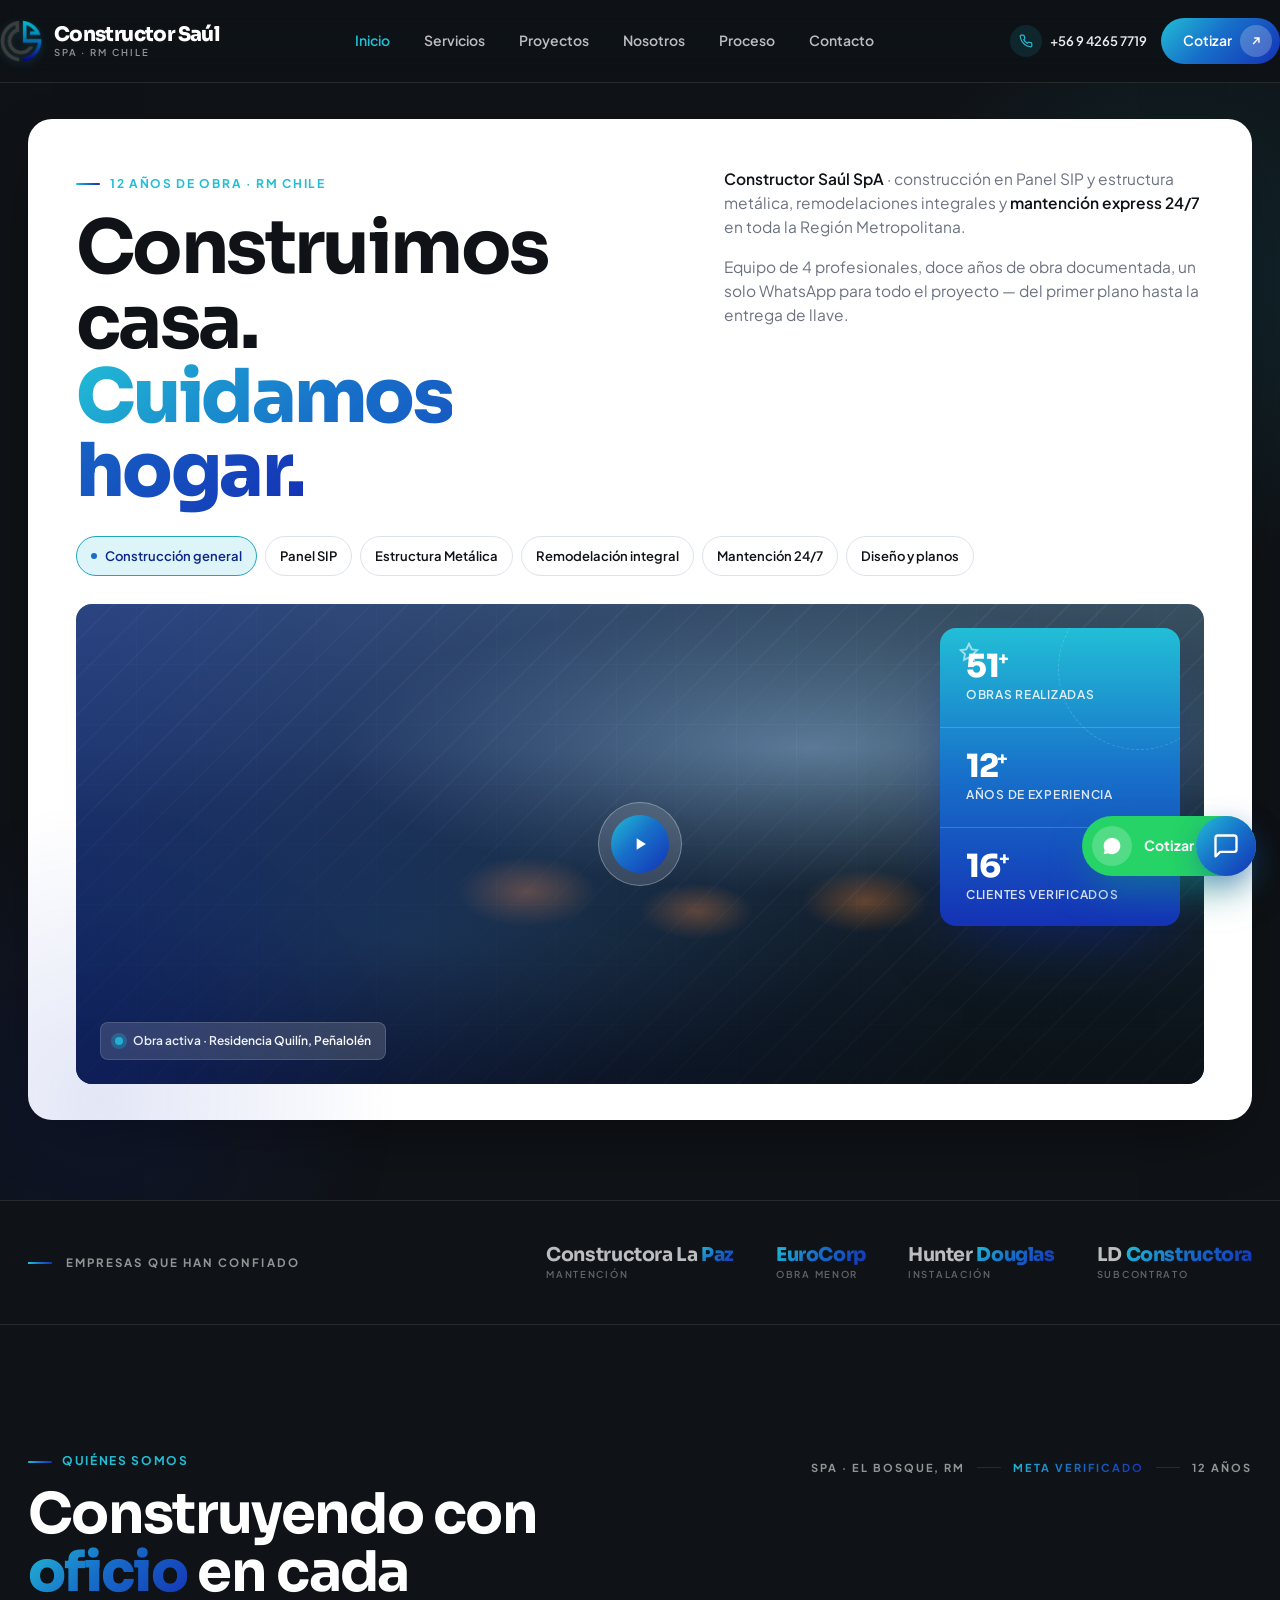
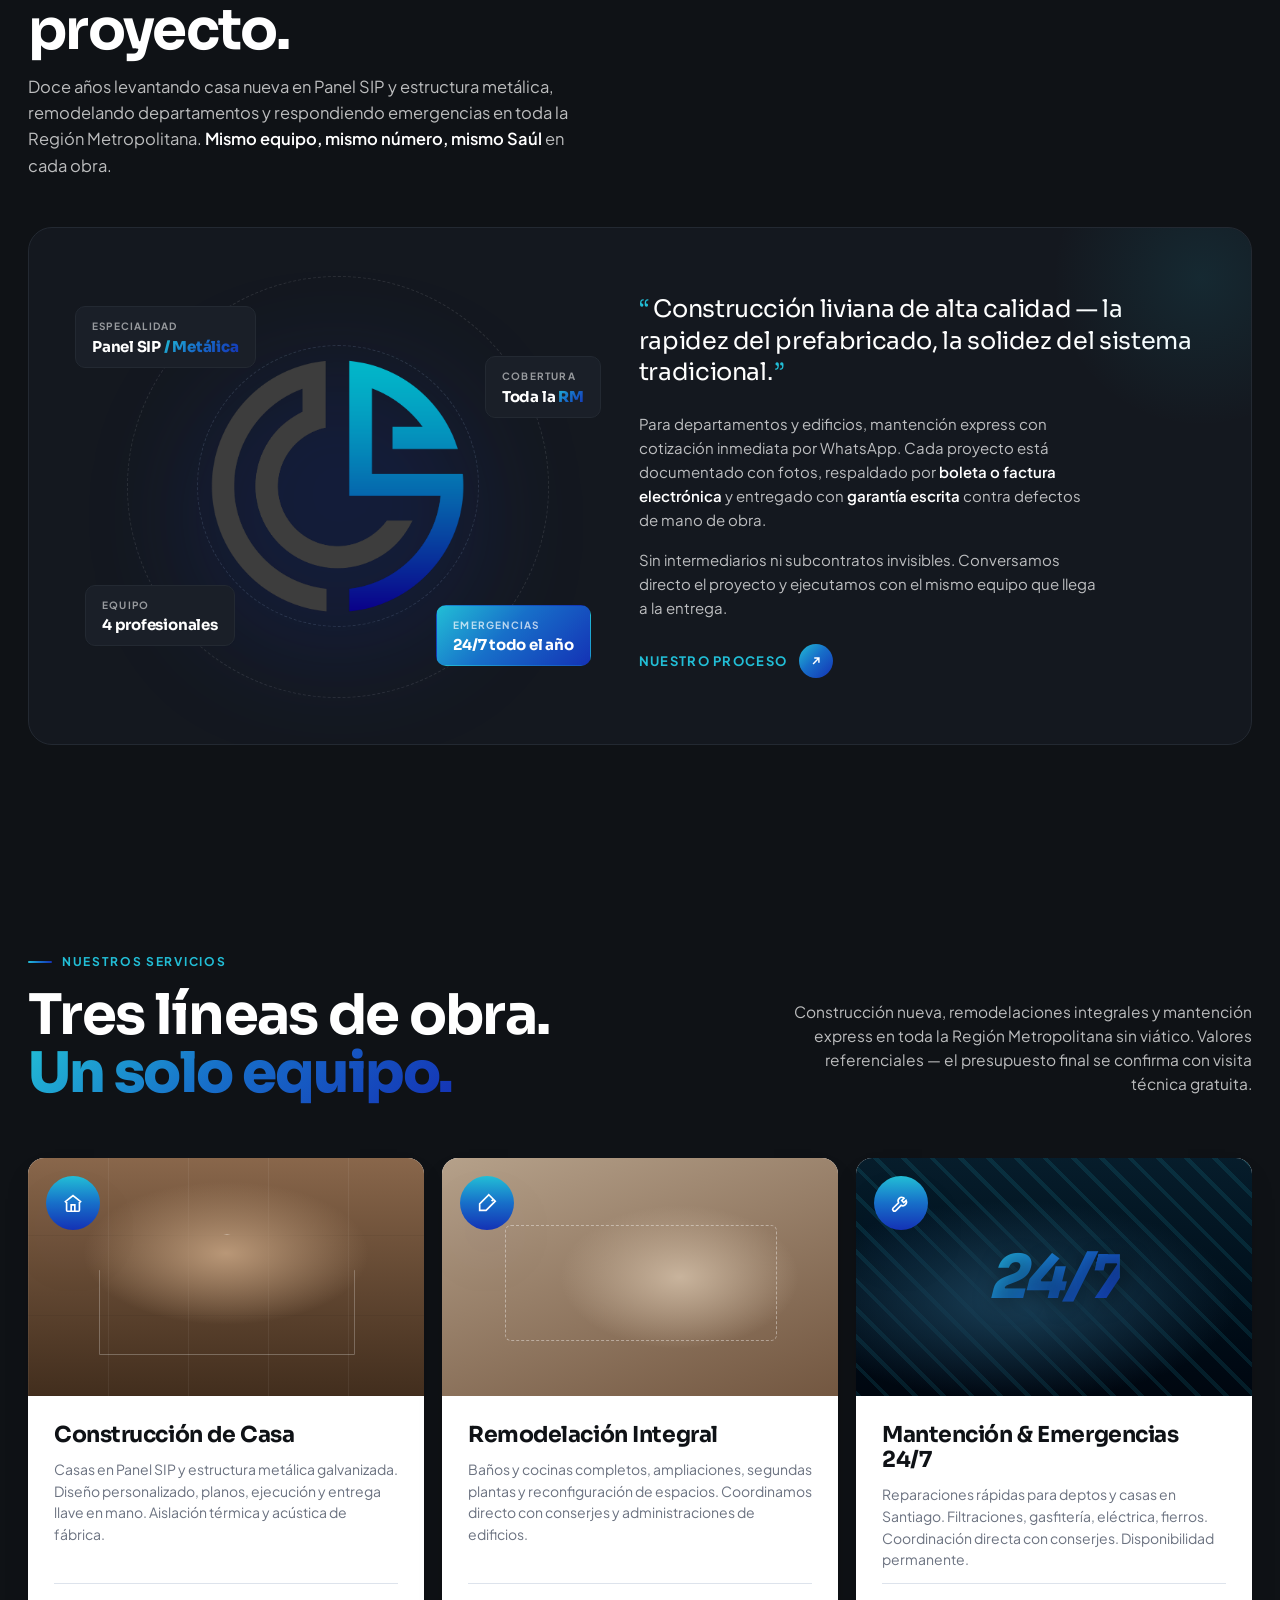
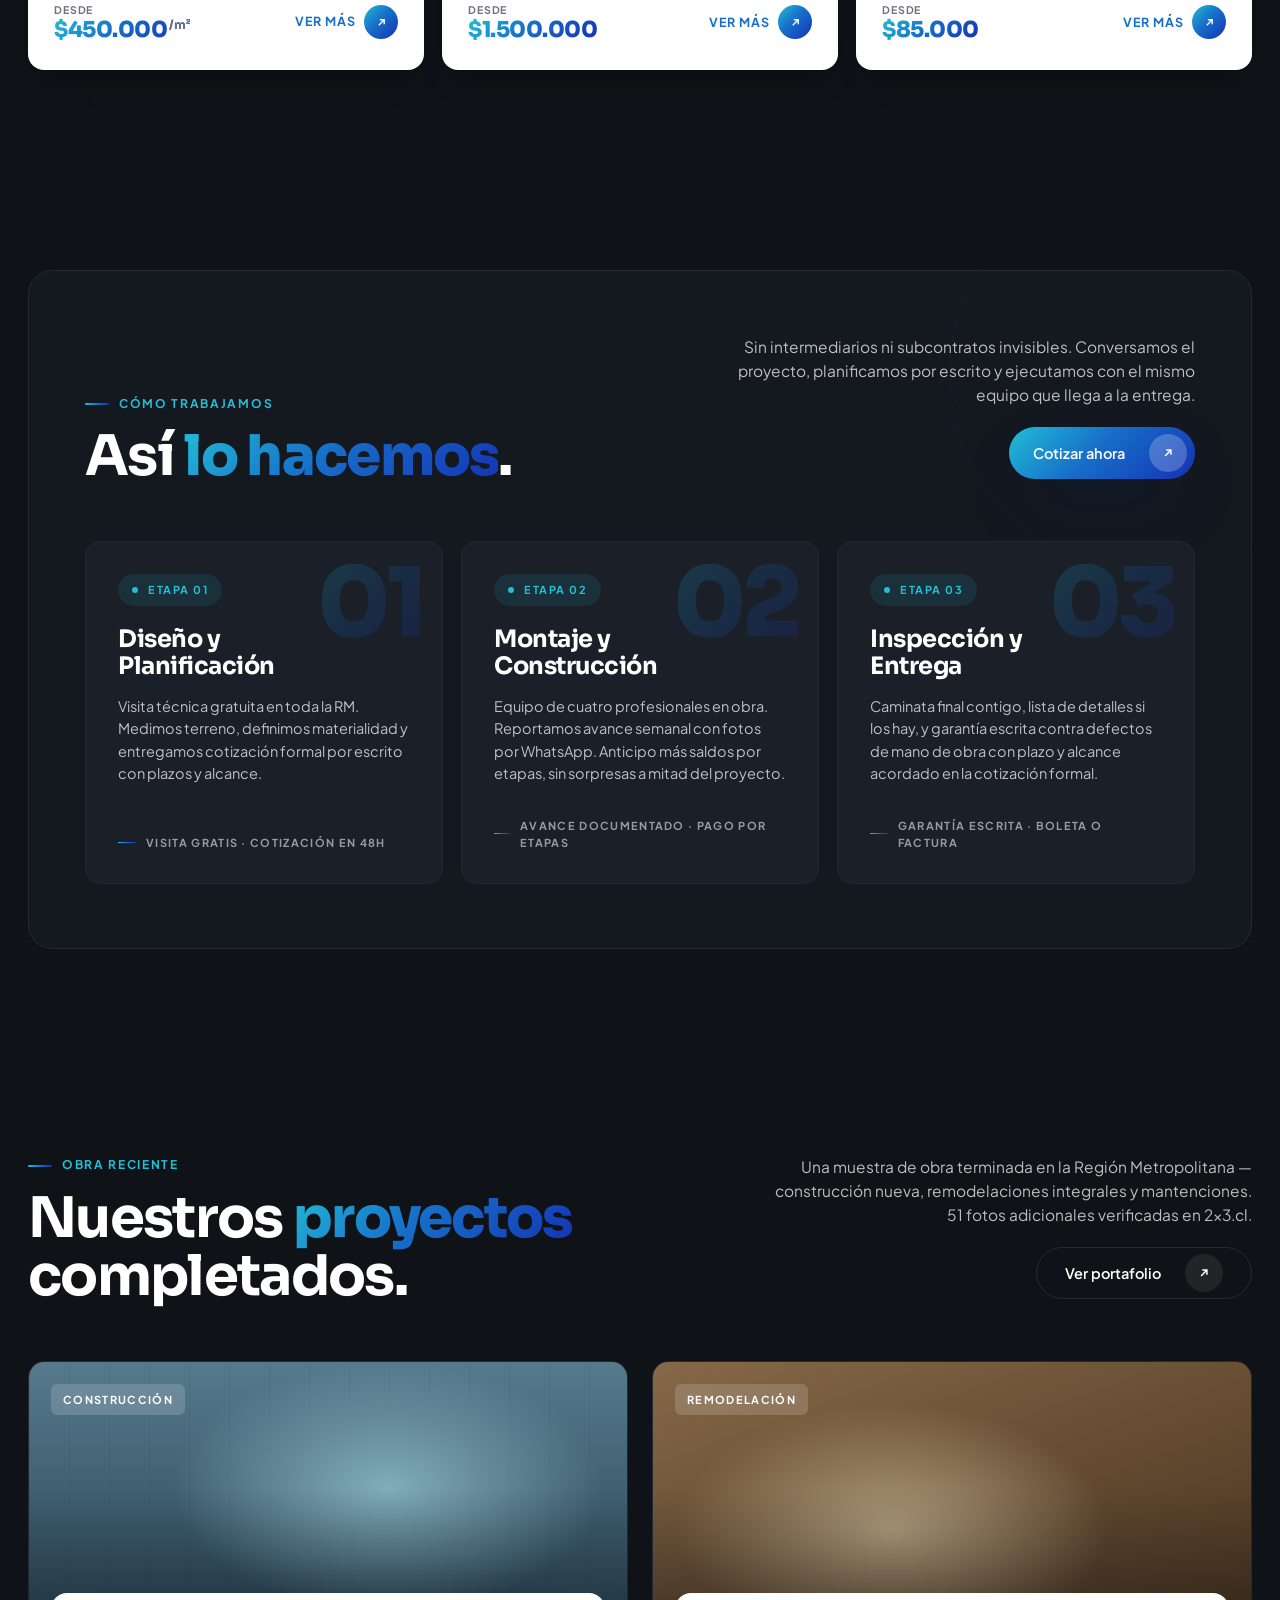
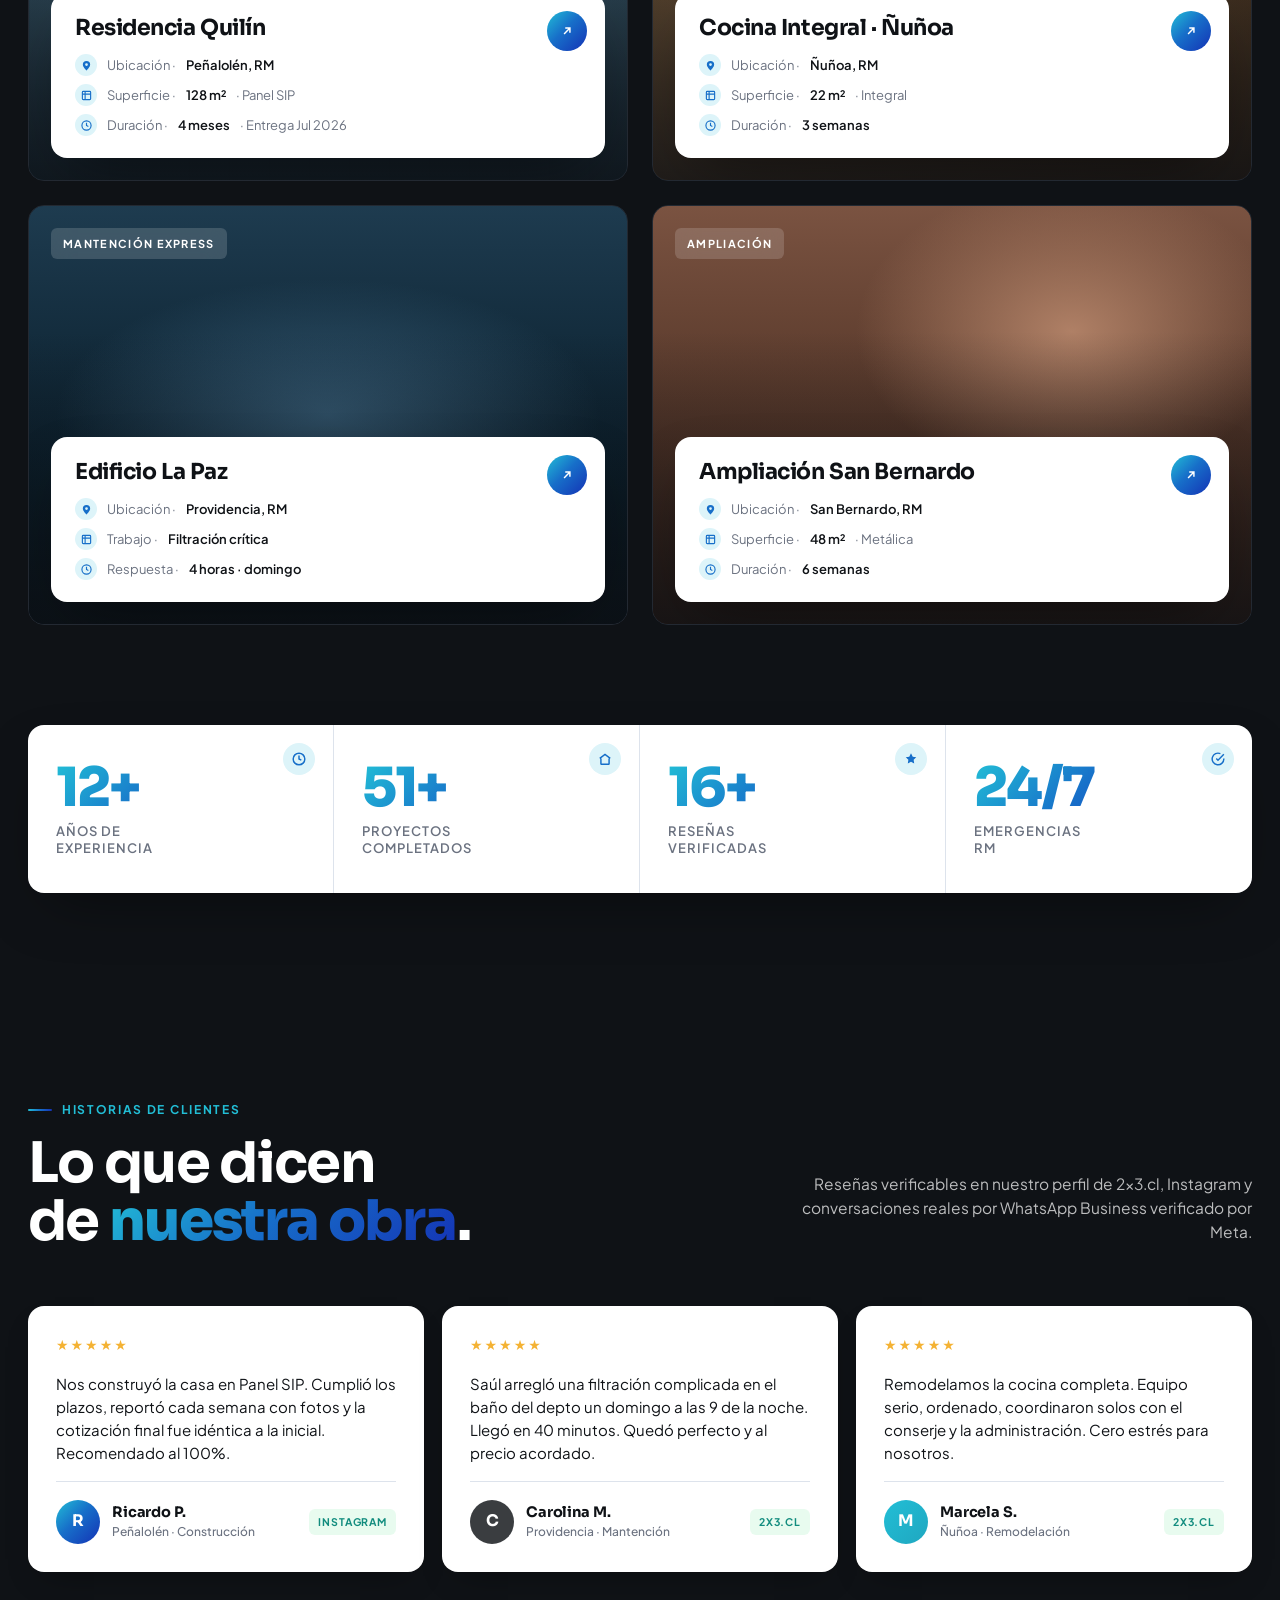
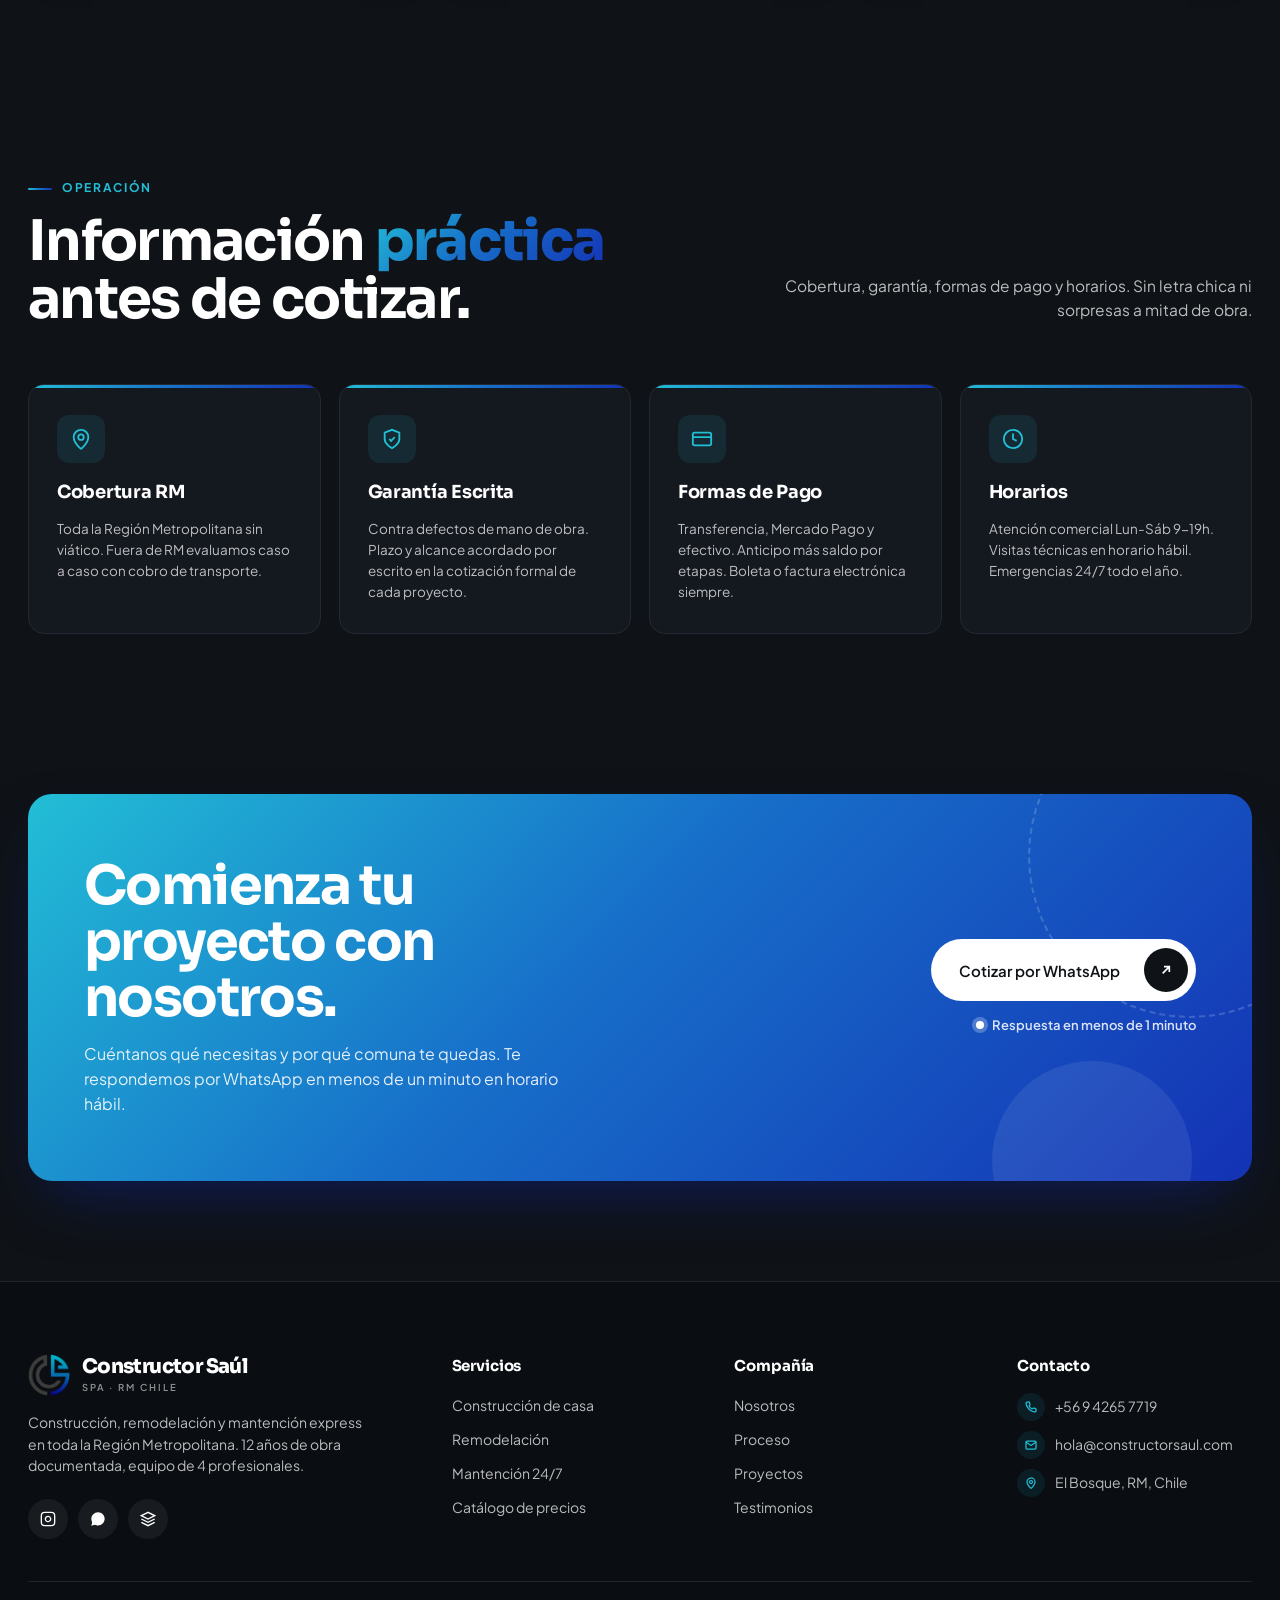
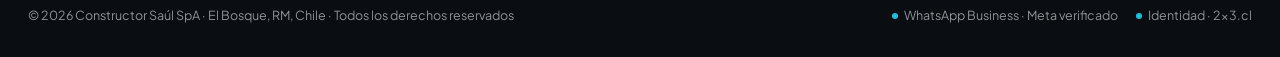
<file: index.html>
﻿<!DOCTYPE html>
<html>
<head>
  <meta charset="utf-8">
  <title>Constructor Saúl SpA — Construcción, remodelación y mantención premium · RM Chile</title>
  <style>
    * { margin: 0; padding: 0; box-sizing: border-box; }
    body { background: #faf9f5; display: flex; align-items: center; justify-content: center; min-height: 100vh; font-family: -apple-system, BlinkMacSystemFont, sans-serif; }
    #__bundler_loading { position: fixed; bottom: 20px; right: 20px; font: 13px/1.4 -apple-system, BlinkMacSystemFont, sans-serif; color: #666; background: #fff; padding: 8px 14px; border-radius: 8px; box-shadow: 0 1px 4px rgba(0,0,0,0.12); z-index: 10000; }
    #__bundler_thumbnail { position: fixed; inset: 0; width: 100%; height: 100%; display: flex; align-items: center; justify-content: center; background: #faf9f5; z-index: 9999; }
    #__bundler_thumbnail svg { width: 100%; height: 100%; object-fit: contain; }
    #__bundler_placeholder { color: #999; font-size: 14px; }
  </style>
  <noscript>
    <style>#__bundler_loading { display: none; }</style>
    <div style="position:fixed;bottom:12px;left:12px;font:13px/1.4 -apple-system,BlinkMacSystemFont,sans-serif;color:#999;background:rgba(255,255,255,0.9);padding:6px 12px;border-radius:6px;box-shadow:0 1px 4px rgba(0,0,0,0.08);z-index:10000;">
      This page requires JavaScript to display.
    </div>
  </noscript>
</head>
<body>
  <div id="__bundler_thumbnail">
<svg viewBox="0 0 1200 800" xmlns="http://www.w3.org/2000/svg">
  <defs>
    <linearGradient id="g" x1="0" y1="0" x2="0" y2="1">
      <stop offset="0%" stop-color="#22BED6"></stop>
      <stop offset="50%" stop-color="#176FC9"></stop>
      <stop offset="100%" stop-color="#1432B5"></stop>
    </linearGradient>
  </defs>
  <rect width="1200" height="800" fill="#0F1216"></rect>
  <circle cx="600" cy="380" r="200" fill="none" stroke="url(#g)" stroke-width="36"></circle>
  <text x="600" y="680" text-anchor="middle" fill="#fff" font-family="ui-monospace, monospace" font-size="22" font-weight="700" letter-spacing="3">CONSTRUCTOR SAÚL · SpA</text>
  <text x="600" y="720" text-anchor="middle" fill="#22BED6" font-family="ui-monospace, monospace" font-size="14" letter-spacing="4">LANDING v3 · RM CHILE</text>
</svg>
</div>
  <div id="__bundler_loading">Unpacking...</div>

  <script>
    
document.addEventListener('DOMContentLoaded', async function() {
  const loading = document.getElementById('__bundler_loading');
  function setStatus(msg) { if (loading) loading.textContent = msg; }

  // Error sink persists across replaceWith since it's on window, not the DOM.
  window.addEventListener('error', function(e) {
    var p = document.body || document.documentElement;
    var d = document.getElementById('__bundler_err') || p.appendChild(document.createElement('div'));
    d.id = '__bundler_err';
    d.style.cssText = 'position:fixed;bottom:12px;left:12px;right:12px;font:12px/1.4 ui-monospace,monospace;background:#2a1215;color:#ff8a80;padding:10px 14px;border-radius:8px;border:1px solid #5c2b2e;z-index:99999;white-space:pre-wrap;max-height:40vh;overflow:auto';
    d.textContent = (d.textContent ? d.textContent + String.fromCharCode(10) : '') +
      '[bundle] ' + (e.message || e.type) +
      (e.filename ? ' (' + e.filename.slice(0, 60) + ':' + e.lineno + ')' : '');
  }, true);

  try {
    const manifestEl = document.querySelector('script[type="__bundler/manifest"]');
    const templateEl = document.querySelector('script[type="__bundler/template"]');
    if (!manifestEl || !templateEl) {
      setStatus('Error: missing bundle data');
      console.error('[bundler] Missing script tags — manifestEl:', !!manifestEl, 'templateEl:', !!templateEl);
      return;
    }

    const manifest = JSON.parse(manifestEl.textContent);
    let template = JSON.parse(templateEl.textContent);

    const uuids = Object.keys(manifest);
    setStatus('Unpacking ' + uuids.length + ' assets...');

    const blobUrls = {};
    await Promise.all(uuids.map(async (uuid) => {
      const entry = manifest[uuid];
      try {
        const binaryStr = atob(entry.data);
        const bytes = new Uint8Array(binaryStr.length);
        for (let i = 0; i < binaryStr.length; i++) bytes[i] = binaryStr.charCodeAt(i);

        let finalBytes = bytes;
        if (entry.compressed) {
          if (typeof DecompressionStream !== 'undefined') {
            const ds = new DecompressionStream('gzip');
            const writer = ds.writable.getWriter();
            const reader = ds.readable.getReader();
            writer.write(bytes);
            writer.close();
            const chunks = [];
            let totalLen = 0;
            while (true) {
              const { done, value } = await reader.read();
              if (done) break;
              chunks.push(value);
              totalLen += value.length;
            }
            finalBytes = new Uint8Array(totalLen);
            let offset = 0;
            for (const chunk of chunks) { finalBytes.set(chunk, offset); offset += chunk.length; }
          } else {
            console.warn('DecompressionStream not available, asset ' + uuid + ' may not render');
          }
        }

        blobUrls[uuid] = URL.createObjectURL(new Blob([finalBytes], { type: entry.mime }));
      } catch (err) {
        console.error('Failed to decode asset ' + uuid + ':', err);
        blobUrls[uuid] = URL.createObjectURL(new Blob([], { type: entry.mime }));
      }
    }));

    const extResEl = document.querySelector('script[type="__bundler/ext_resources"]');
    const extResources = extResEl ? JSON.parse(extResEl.textContent) : [];
    const resourceMap = {};
    for (const entry of extResources) {
      if (blobUrls[entry.uuid]) resourceMap[entry.id] = blobUrls[entry.uuid];
    }

    setStatus('Rendering...');
    for (const uuid of uuids) template = template.split(uuid).join(blobUrls[uuid]);

    // Strip integrity + crossorigin — blob URLs from a file:// document inherit
    // a null origin, so crossorigin forces a CORS fetch that SRI then rejects.
    // The manifest bytes are ours; SRI protects against CDN compromise, not this.
    template = template.replace(/\s+integrity="[^"]*"/gi, '').replace(/\s+crossorigin="[^"]*"/gi, '');

    const resourceScript = '<script>window.__resources = ' +
      JSON.stringify(resourceMap).split('</' + 'script>').join('<\\/' + 'script>') +
      ';</' + 'script>';
    // Inject after <head> so the DOCTYPE stays first; prepending the script
    // would push the parser into quirks mode. DOMParser always emits a <head>
    // (synthesizing one if the source HTML omitted it) but may carry
    // attributes through, so match the full opening tag. slice() rather than
    // replace() keeps us clear of $-pattern substitution in resourceScript.
    const headOpen = template.match(/<head[^>]*>/i);
    if (headOpen) {
      const i = headOpen.index + headOpen[0].length;
      template = template.slice(0, i) + resourceScript + template.slice(i);
    }

    // Parse the template and swap the root element. Scripts inserted via
    // DOMParser/replaceWith are inert per spec — re-create each with
    // createElement so they execute, awaiting onload for src scripts to
    // preserve ordering (React before ReactDOM before Babel before text/babel).
    const doc = new DOMParser().parseFromString(template, 'text/html');
    document.documentElement.replaceWith(doc.documentElement);
    const dead = Array.from(document.scripts);
    for (const old of dead) {
      const s = document.createElement('script');
      for (const a of old.attributes) s.setAttribute(a.name, a.value);
      s.textContent = old.textContent;
      // text/babel scripts with a src: fetch and inline. transformScriptTags
      // does XHR against the src, but blob:null/ from a file:// origin is
      // silently dropped. Inlining makes it a plain inline babel script,
      // which transformScriptTags handles unconditionally.
      if ((s.type === 'text/babel' || s.type === 'text/jsx') && s.src) {
        const r = await fetch(s.src);
        s.textContent = await r.text();
        s.removeAttribute('src');
      }
      const p = s.src ? new Promise(function(r) { s.onload = s.onerror = r; }) : null;
      old.replaceWith(s);
      if (p) await p;
    }
    // Babel standalone auto-transforms type=text/babel on DOMContentLoaded,
    // which fired before we swapped the document. Trigger manually if present.
    if (window.Babel && typeof window.Babel.transformScriptTags === 'function') {
      window.Babel.transformScriptTags();
    }
  } catch (err) {
    setStatus('Error unpacking: ' + err.message);
    console.error('Bundle unpack error:', err);
  }
});

  </script>

  <script type="__bundler/manifest">
{"ecef6abd-7290-4505-a0a4-482990287022":{"mime":"image/png","compressed":false,"data":"iVBORw0KGgoAAAANSUhEUgAABaEAAAWmCAYAAACRO2zrAAAAGXRFWHRTb2Z0d2FyZQBBZG9iZSBJbWFnZVJlYWR5ccllPAAABAxpVFh0WE1MOmNvbS5hZG9iZS54bXAAAAAAADw/eHBhY2tldCBiZWdpbj0i77u/[base64]/Pr3B+80AAQaRSURBVHja7N13tF1lmT/wnXPoKIiKIoq9gWDXBJInCaKICVUINQQEbChYZ0BFZbBir6D03lsgBHVGJXlT1REV+2AZddSx/MYuAufk92zORQEhpNxz7ymfz1rf9Wwya/[base64]/vIH5PifzE9H8rPMT0bmHf/20/aMiX/QFgBAf1mxYsWo/2+uo1YAgOESEZvkeHhmq8yWI9ePqO66cK6zwd3+X/fK/FiDjNgo86SR3KPG/OX1EvrOi+l6Uf3fmR9mfpT5eXvGxBWqBAAYbJbQAAADJCLWz/GozCNH8qiRPOJO2VhTjJH6Dx7bjOSe3NKYv7xeRt+xlL7LdXvGxN+pEACg/1lCAwD0kYiof36rl8uPvVvuWDY/VEv0kfWqldxN3Zi//P+qzt33dyymv5u5KfO99oyJv1QfAEB/sIQGAOgxI3czP34kT6g6C7p60fyYqrOAbmqJIbHZSJ5x9/9DY/7yP+b4r8z3Rub370h7xsTfqw4AoHdYQgMAjJOIqBfK9YK5PqqgXjg/eWTW/97QEKzU/TPPHMldNOYv/3V11+V0ff2dzE3tGRNvUx0AwNiyhAYA6KKIqO9arhfL9aJ566qzaK6v6+Xz/TQEXbH5SKbc7d9vbcxfXh/p8e2RfHNkWk4DAHSRJTQAwCgZubN52ztlu6qzeF5fO9AT1h15XW53t3+3nAYA6CJLaACA1RQRG1SdJfPTR/K0zFMzm2gH+tK9Ladva8xfXh/nUS+lv575Wp32jIk/VxkAwKqzhAYAWImI2DTHs0Zyx9K5PkrDwwFhOH5f2mYk+97xj435y39TdRbSX7/T/I67pgEA7v2HKgAAqtsXzg+sOsvmZ1Sdh53V14/XDHA3D848fyR3uKUxf/md75i+fbZnTPy9ugCAYWcJDQAMpZEjNepl88TMc0fyOM0Aa2i9qvPHq2fe+R8b85f/OMcNmf/MfCnzlfaMif+nLgBgmFhCAwBDISLqIzQmVZ2l83OqzrEafhYCuu3RI9nrjn9ozF9+UzWykB6ZN7RnTPyLqgCAQeUXLwBg4ETERlXnzubtMzuMzAdpBugRjx/JgSP/3WrMX/7tnMurzmL6y5kb2zMm3qoqAGAQWEIDAH0vIraox0jqpXN9l7MHBwL9on6/2m4kR4z8282N+cvrc6W/NJJl7RkTb1IVANCPLKEBgL4TEfUdhHGneHggMGjqc+snjuR2jfnLf5VjaWbJSOrzpW9WFQDQ6yyhAYCeN7J03imzY2Z65qFaAYbQQzJ7jKR2a2P+8vqhh/VCutRpz5j4azUBAL3GEhoA6DkR8eiqs2x+3kgerhWAf7Ju1Tn/vs5r639ozF/+vRwLq38spX+sJgBgvFlCAwDjbuRM5+dXncVzfbfzY7UCsEaeNJKX1v/RmL/8f3Jcf0ecKw0AjAdLaABgzEXE5jmmVf+40/lJWgHoivqTJAeN5M5L6S9mPu9OaQBgLFhCAwBdFxHr5ZiceeFInq4VgHFx96X0f1edhfR/ZP69PWPir1QEAIw2S2gAoCsi4gk5dsm8oOrc7byxVgB6zqMyh46kXkp/o+ospD9Xdc6U/ouKAIC1ZQkNAIyKiNik6iyb77jb+TFaAeg7Tx3J6zO3NOYvX5zzs5nr2jMmfkM9AMCasIQGANZIRDRyPKPq3O1cL52397MFDIkVKhgS9VFKO47kvY1rbz9P+jOZ+VV9dMfMiX9UEQCwKvyiCACssojYrOosnWdWncXzg7UCMDTq86QPH8mtjWuXL6o6C+nPtGdO/KZ6AIB7YwkNAKxURDwlx65VZ/FcP1ywoRWAobdu9Y+7pN/fuHb5T3Nel7k68/n2zIk3qwgAuIMlNABwFxGxQdVZKtRL53r5/CitAHAftsq8bCR/bly7vH6w4dzMvPbMib9VDwAMN0toAKBePG+eY7fMHpkXZDbUCgBraOPMXiNpjxzbUS+kr27PnHiTegBg+FhCA8CQiojH59iz6iyed6gcswHA6Ku/t0wdyQcb1y7/dtVZSNf5UnvmRI+5BIAhYAkNAEMiIibkeE7VWTrXy+dttALAGNtmJG/K/LRx7fJLc16VWdyeObGtHgAYTJbQADDAIqKZY3pmn8zumS21AkCPqM+Rfv1IftG4dvnlOeuldL2QbqkHAAaHJTQADJiIWDfHTplZVWfx/GCtANDjHpZ59Uh+3bh2+RVVZyF9vYU0APQ/S2gAGAARsX6OnTP7ZmZmNtMKAH2qfljuy0fy28a1yy/LeVFmoSM7AKA/WUIDQJ+KiA1zzKg6dzzX8/5aAWDAPKj6x0K6PrLjwpwXtWdO/LJqAKB/WEIDQB8ZOWrjhZn9qs4DBi2eARgW9ZEdt58h3bh2+Q9y1gvpC9ozJ35HNQDQ2yyhAaDH3enhggdm9qoctQEAj8scV6dx7fJvVJ2F9IXtmRP/WzUA0HssoQGgB0VEI8fkqnPHc33O8+ZaAYB79NSRvKdx7fIFOc/NXNqeOfEPqgGA3mAJDQA9JCK2zXFw1bnr+REaAYDVMm0kn2hcu/yqnOdkPteeObGlGgAYP5bQADDOIuLhVWfpfFDmaRoBgLW2QWb/kfxv49rl5+c8tz1z4tdUAwBjzxIaAMZBRGyS48WZ2ZnnZSZoBQC64qHVPx5oeGPVuTv6vPbMib9UDQCMDUtoABgjEVF/331hZk5m96pzlxYAMHa2y7y/6pwfPT/n6Zn57ZkTb1MNAHSPJTQAdFlEbJPj0KqzfH6oRgCgJ34X3n0k9XEdZ+c8oz1z4vdUAwDd+cYLAIyyiHhAjgMyL8k8RyPAYFmhAgZJ/Qfif63TuHbZ4pxnZC5pz5z0J9UAwOiwhAaAURIRzRwvqDp3Pe+ZWV8rANBXJo/kY41rl12S87T2zElL1AIAa8cSGgDWUkQ8NsfhVWf5vKVGgIHnRmgG38ZV59NML2nMW/bNnKdkzm3vOul3qgGA1WcJDQBrICLWqzp3O780s1NmglYAYCBtm/lY5sTGvNvvjj6lvau7owFgdVhCA8BqiIgn5XhZ5uDM5hoBgKGxYeaQOu6OBoDVYwkNAPchIjbIMavq3PUcGgGAoXfnu6MvzPnp9q6TvqQWALhnltAAcC9G7np+ZdW56+kBGgEA7qa+O/qwOo15y27I+YnMRe1dJ/1FNQDwD5bQAHAnEVF/b9w9c2TVOesZAGBVPCNzeuaDjXnLzsp5UnvXSf+lFgCwhAaA20XEllXnuI36vOctNQIArKH601OvrdOYt+xzOU/KzGvvOqmlGgCGlSU0AEMrIibkmF517nre0/dFAGCU7TySnzTmLftUztPbu076lVoAGDZ+2QZg6ETE/XLMybw6s7VGAIAue2Tm3ZnjG/OWXZLz4x5kCMAwsYQGYGhExGNzHFV1HiC0iUYAgDG2XmZ2nca8ZctyfjRzeXvXSbeqBoBBZgkNwEAbOXLjeZmjM7tlJmgFAOgBk0by85GjOj7tqA4ABpUlNAADKSI2rDpHbtTL5200AgD0qPqByCdkjmvMW3ZRzg+3d530NbUAMEgsoQEYKBGxRdU56/kVmQdpBADoE/VRHfUf0Oc05i37Ys4PZea3d53UVg0A/c4SGoCBEBFPzfH6zIGZdTUCAPSxHUfy/ca8ZR/JeXZ710l/UQsA/coSGoC+NXLe84zM6zI7aQQAGDBPzJyUeefIudGfbO866edqAaDfWEID0Hci4o6Pq74h82SNAAAD7oGZN2f+pTFv2Xk5P9jeddK31AJAv7CEBqBvRMQDcryy6jxscAuNAABDpj5y7CV1GvOWXZvzfe1dJy1UCwC9zhIagJ4XEY/M8ZrMyzMbawRgnK1QAfSAmXUa1yz7cs73Za5o7+YhhgD0JktoAHpWRGyb45jM/r5nAQDco+dkLs3c1Lhm2QdzntXebdLNagGgl/iFHoCeExGTqs65h7tpAwBglTw+c3Lm7Y1rln0450nt3Sb9SS0A9AJLaAB6RkTskuPYzDRtAACskfq5GSdm3ty4ZtnHc360vduk36gFgPFkCQ3AuIqIRo69M2/KPEMjAACjYtPMcZk3NK5ZdmrOD7Z3m/QTtQAwHiyhARgXEVF/D5pddZbPT9QIAEBXbJg5OvPKxjXLzs35nvZuk25SCwBjyRIagDEVEevleEnmXzKP0wgAwJhYN3NY5pDGNcvOz3lie7dJ31YLAGPBEhqAMRER9V04h1adO5+30ggAwLhoZuZkDm5cs+ySnO9s7zbpm2oBoJssoQHoqpHl88szx1SdB+UAADD+JmT2q9O4ZtncnP/W3m3SDWoBoBssoQHoCstnAIC+sUcdy2gAusUSGoBRZfkMANC3LKMB6ApLaABGheUzAMDAsIwGYFRZQgOwViJi/RyvrCyfAQAGzZ2X0W9p7zbpWyoBYE1YQgOwRiKi/h5yWOa4zFYaAQAYWPUyevfGNcsuyvm29m6TblIJAKvDEhqA1RIRjRwHZo7PPE4jAABDYULmgMy+jWuWnZXzhPZuk36iFgBWhSU0AKskIupfPPbMvCuztUYAhtgKFcAQa2YOz8xpXL3s5Jzvbe8+6RdqAWBlGioA4L5ExC45vpq5orKABgCgqtbNHJ35YePqZe/NbKYSAO6NO6EBuFcRMSnHezPTtAEAwD3YoOo8oPoVjauXnZjzI+3dJ/1VLQDcmTuhAfgnEbF1pr7reWllAQ0AwH3bNPPuqnNn9MsybnoD4O8soQH4u4jYKnN6Xt6Y2UsjAACspi0yn858u3H1slmZCSoBwBIagHr5vFnmA3n5/cxhVeeBMwAAsKaekLkk8+XG1ct2UgfAcPPxGIAhFhHr53h15rjMAzQCAMAoe1bmPxpXL5uf85j27pO+qRKA4WMJDTCEIqL+WOSBmXdlHqURAAC6bEZml8bVy87K+db27pN+rhKA4eE4DoAhExHPy/HlzHmVBTQAAGOn3kHUR7/d1Lh62Tsy91cJwPB8AwBgCETENpl5efn5qvOxSAAAGA8bVp3j4H7QuHrZKzM+pQ0w4CyhAQZcRGye+WRefiMzUyMAAPSIzTMnZb7euHrZLuoAGFz+2ggwoCJivRxHV527TDbVCACjZ4UKgNG0Tea6xtVLP5Pzje3dt/+WSgAGizuhAQZQROyd47uZ91cW0AAA9If6buivN65eelJmc3UADA53QgMMkIioz3r+cH2pDQAA+lAz88rMQY2rl74z50fbu29/i1oA+ps7oQEGQEQ8NHNaXn65soAGAKD/bZJ5X+abjauX7qoOgP7mTmiAPjZy7vNRmbeN/KAOAN3nSGhg7Dwhc01j7u3nRb+uvcf231UJQP9xJzRAn4qIF+W4MfOBygIaAIDBVp8XfWNj7tIPZTzzBKDPuBMaoM9ExBOrzrnPM7QBAMAQqXcYr8vMbsxd+uacZ7T32L6tFoDe505ogD4RERtn3puX36wsoAEAGF6bZ07NLG/MXTpRHQC9zxIaoA9ExKwc9fl3x2TW1QgAAFTPzixtzF16aubB6gDoXY7jAOhhEbFNjo9nnqcNAAD4JxMyR2T2Hjmi49T2Htu31ALQW9wJDdCDIuL+mffn5dcrC2gAALgvm2VOznylMXfp9uoA6C2W0AA9JiL2rTpHb7yx8okVAABYHU/[base64]/[base64]/tcqAVgz7oQGWAsR8Zgcn82cWVlAAwDAINov893GVUsPUgXAmnEnNMAaGLn7+cjMiZmNNQIAAAPtgZnzGlctnZXzFe09t/+lSgBWnTuhAVbTyN3PX8h8orKABgCAYbJH5lvuigZYPe6EBlhF7n4GAACqf9wVfUDOl7f33P5/VAKwcu6EBlgF7n4GAADuZmbVuSv6UFUArJw7oQFWwt3PAADASmyaObNx1dJ9ch7hrGiAe+ZOaIB7ERFb5fhs5e5nAABg5e64K3qWKgD+mTuhAe5BRMzJ8bGqc2cDAHBnK1QAcA/qs6IvaVy59KKcr27vtf1vVQLQ4U5ogDuJiM0zV+Xl2ZUFNAAAsPr2z9zYuHLpTFUAdFhCA4yIiBfn+HZmD20AAABr4WGZeY0rl56aub86gGFnCQ0MvYjYJHNOXl6eebBGAACAUXJE5uuNK5dOVgUwzCyhgaEWEVNzfCNzsDYAAIAueExmYePKpe/KrKsOYBhZQgNDKSLWy7w3L7+YeZRGAACALqr3L2/OLGtcufTJ6gCG8U0QYKhExDY5lmeO8T4IAACMoWdmvtq4cumrMhPUAQyLdVQADIuIqH/IOyrzvsz6GgGANbVCBQBrbsPMJzK7Nq5cclh7rx1+oRJg0LkDEBgKEfHQHPMzH60soAEAgPG3S3X7QwuXzFQFMOgsoYGBFxEvynHjyA95AAAAvWLzzLzGlUs+ntlAHcCgsoQGBlZErJ+p73yeP/LDHQAAQC96deZLjSuXbKsKYBBZQgMDaeThg1/KHK0NAACgD2yX+XLjyiVHZjy0EBgoHkwIDJyIeEWOD2d8nA0AusFzCQG6pf4d5pOZXRpXLDms/eIdfqMSYBC4ExoYGBGxWebyvDy5soAGAAD6126ZrzWuWDJNFcAgsIQGBkJEbJ/jhsyLtQEAAAyAh2e+0LhiydszTXUA/cwSGuhrETEhc2xeLsw8SiMAAMAAqfc2x2c+37hiyZbqAPr5zQygL0XEQ3J8NvOeyhn3AADA4KqP5fh644olL1IF0I8soYG+FBE75fhG5gXaAAAAhsCDM/MbVyz5QGZddQD9xBIa6CsR0cwcn5efyzxUIwAAwJB5Q2Zh44olj1QF0C8soYG+ERH10rlePr/d+xcAADDEJmW+6ngOoF9Y4gB9ISLqM9BuyDxPGwAAANWDqs7xHO/NNNUB9DJLaKCnRcSEzHF5+YXMwzQCAABwF8fUvy81rliypSqAXmUJDfSsiLj9wRuZd3i/AgAAuFdTM19rXLHEg9uBnmSpA/[base64]/PbKIRAACArjg8UxqXL/[base64]/tnH5kqNVAXSLJTTQNRGxd44lmUdrAwCg7/0p8/LMclXAwKnPif5o4/IlZ2TWUwcw2tZRATDaImJCjuMzb9MGAAygFSoYUq32PjuckvOUxmVLnpzzJZk5mS1UAwOjfl1vna/xvfL1/kt1AKPFndDAqIqI++W4srKAhkHznczX1ABArb3PDt/[base64]/D8A1kp7nx3qI5yObFy25F9zHlh1Hmj4TM1AX3pT5kn5ej44X9t/UQewJiyhgTUWEfUTlN+Xeb02oC/9IXN+5rRSylfVAcBoa++zw59y3PEww2dVnWX0AZn7aQf6yoszj8nX8e75uv6ZOoDVZQkNrJGI2CTHhZkZ2oC+s3RkIXBJKcXdLMAa8IlsVl97nx3+M8fLGpctfkPVWUS7Oxr6yzMyX87X8B7tfSZ/SR3A6rCEBlZbRDw6xzWZbbUBfeP/MudkTi2lfEsdAIyX9j6T/1j9/e7oxc/OeVRmv8z62oGet0VmQb52D8vX8oXqAFaVJTSwWiJi+xxzM5trA/rCgsypmctLKTerA4Be0t5n8ldyHNK4bPEbc74084rMVpqBnlY/sPCCfN0+Puc783Xs4zHAfbKEBlZZROyf48yRHzqA3vW7zFmZT5VSvqcOAHpde5/Jv87x7sZli+vnjexede6Onq4Z6GknZJ6Qr9sj8jV8izqAlbGEBlZJRLwlxzs1AT3ta5lPZi5w1jMA/ai9z+TbclxRp3HZ4vrot1dnDs5spB3oSfXr81H5et0rX7//Tx3AvbGEBlYqItarOmf2HaIN6Em3Zi7NnFRKWawOAAZFe5/J38zxisZli4/JeXjm6MyjNAM9Z2pmWb5Wd83X7ffVAdwTS2jgXkXEZlXnTpTp2oCe87PMpzOnlFJ+pQ5gTDn9kzHU3mfy73N8qHHp4o/l3Cvz+swkzUBPeUJmab5O92zPmlzUAdydJTRwjyLisTmuyzxRG9BT6gcNfjRzTSnlNnUAMCzas24/qqP+9M+ljUsXT875uqqzlG5oB3rCAzOfz9fnS/L1er46gDuzhAb+SUQ8N8e8zObagJ5QH7lxUebDpZQb1AHAsGvPmlwfQbW4cenix+R8bdU5rmNjzcC4WzdzXr42H5mv0/eoA7iDJTRwFxGxR44LMxtqA8bdb6rOkRufLKX8Qh0AcFftWZN/lOM1jUsXvz3nS6vOudGP0AyMu3fn67I+w/1V+TptqQPwsSXg7yKifvp4fQa0BTSMr29nXpZ5ZCnlOAtoAFi59qzJv8u8Py8flzk08x2twLh7eebqxqWLfUoBcCc0cPvyeUKO+of2N2gDxtVnMx/OfK6U4rFfALCa2rMm35Lj7Mali8/NuXvm2MxEzcC4mZFZmK/Jmfn6/KU6YHhZQsOQi4j1c5yT2VcbMC7qjyfW5z2fWEq5UR0AsPbasya3c1xVp3Hp4ulVZxn9Qs3AuHhmZlm+Fl+Ur02fUoAh5TgOGGIRsWmOf68soGE8/Dnz8cxjSymzLaABoDvasyZfn9ml6izCLq7/SSsw5urzoRc1Ll08WRUwnCyhYUhFRP3AlkX1pTZgTP02Uz886VGllKMzP1EJAHRfe9bkGzL75+WTMqdkbtUKjKkHZv69ceniPVQBw8cSGoZQRGyTY2lmW23AmPlx5qjMVqWUEzK/VQkAjL32rMk3ZeoHpj0+c3LmZq3AmNkwc0Xj0sVHqAKGizOhYchERP3xp2sym2kDxkR97t07M5eUUm5TBzAIJqiAAdCeNbn+NNKRzUsXvyPnMZl6Mb2BZqDr6hsiT83X3iNasyYfrw4Ynhc+MCQiYq+qcwa0BTR039cy9WvuKaWUCyygAaA3tWZN/kXmtXn52MxHqs5zG4Due3vz0sWnZJqqgMHnTmgYEhHx0hyfqvzxCbpteeaEzHWllBXqAAaSdzcGUL2MzvG65iWL35XzjZlXZzbWDHRV/Xvq5vm6O7C17+S/qgMGl2UUDIGIeGvVefiK1zx0z4LMLqWUSZn5FtAA0J9a+07+TebYvHx05sTKndHQbXtmPtO8ZPGmqoDBZSEFAywiJmTqjxSeoA3omv/I7FhKmZ75rDoAYDDcbRn94coDDKGbpmaub16y+CGqgMFkCQ0DKiLWzXFO5jXagK6oz1ffvpTygsz16gCAwTSyjH591Tkz+uTMrVqBrnh6ZknzksWPUQUMHktoGEARsVGOqzKztQGjrj52o77zeefMMnUAwHBo7Tv5F5kj8/LxmTPrf9IKjLrHZRY1L1m8nSpgsFhCw4CJiPocrc9lZmgDRlX9wMHnjxy7cb06AGA4tfad/JPMYXn55MyFlUd1wmjbMrOwecniHVQBg8MSGgZIRGyRY1FmsjZg1Hw186KRBw5+Xh0AQK217+SbMgfm5bZV51OIwOh5QOY/mpcsfqEqYDBYQsOAiIhHVp0F9LbagFHxtcxemWeXUj6jDgDgnrT2nfztTP0zw/aZohEYNRtmrmlesnhvVUD/s4SGARART8yxpOqcnwWsnR9kDsg8s5RyVcZHbAGA+9Tad/KyzNS83C3zTY3AqFg3c0nzksWHqgL6myU09LmIeFqOxZmHawPWyi8zr8psXUq5yPIZAFgTrX0nz8tR/4z+ksxPNQJrrd5dndm8ZPHRqoD+tY4KoH9FRP2Rv/qYgE20AWvsD5n3Zz5SSvmTOgBWgT/TwUq19p3cznFW8+LFF1edP3K/ObOZZmCtfDRfU5u09pv8TlVA/7GEhj4VETvluKbqnJMFrL5bMp/MvLuU8ht1AACjrbXf5L/m+EDz4sWn5Tw285rMBpqBNfaOfD1tmvNf8/XlT6LQRxzHAX0oInbPcV1lAQ1rov5h9ZzME0opr7eABgC6rbXf5N9l6iV0/SyX8zUCa+WNmZOaFy+eoAroH5bQ0GciYr8cl1WdBzQAq6c+vuappZRDMj9RBwAwllr7Tf5pZnZePrfqPNcFWDOvqDpH3jRVAf3BcRzQRyLioKpzB6c/IMHqqZ9Q/8ZSymdVATAafAIa1kZrv8lfzjGlefGiWTlPzDxGK7Da5mTWydfRnNZ+U1rqgN5mkQV9IiJeWVlAw+r638zLM0+3gAYAek1rvymX5tg686+Z32sEVtuBmSubFy9aTxXQ2yyzoA9ERP1E7ZO8ZmGV3Zx5V9U59/mUjDsjAICe1Npvyt8y769/bsmcXP+TVmC17Ja5vHnxoo1UAb3LQgt6XETUDzD5hCZgldUP+3liKeW4zB/VAQD0g9Z+U36dOTIvn5rxCS5YPbtm5llEQ++yhIYeNrKAfo8mYJXUD/d5Tillduan6gAA+lFrvynfzuySl3tmfqQRWGU7VhbR0LMsoaFHRcTxlQU0rIqfZ+qHdkYp5SvqAAAGQWu/KXNzbJN5a+avGoFVUi+ir2tevGhTVUBvsYSGHhQR783xdk3ASt1Sdf5QUx+9cUFmhUoAgEHS2m/KzZl35uWTMhdrBFbJ1MznLKKht6yjAugtIwvoYzQBK3V15vWllB+oAmAc+LMfjKnWflPqo8b2b160qH5w4ccz22kFVuq5Vb2IvmjRzq39p/xeHTD+3AkNPcQCGu7T9zIvKqXsYQENAAyb1v5TFuR4ZuaozO80Ait1xyLaHdHQAyyhoUdYQMNK/THzL5ntSimfUQcAMKxa+0+5LfOJvHxC5gyNwEpZREOPsISGHmABDSt1QdU59/kDmVvVAQBw+zL6N5nD618nMt/UCNwri2joAZbQMM4soOFe1Udv7FRKOSjzS3UAAPyz1v5TFuV4RtX51NifNQL3yCIaxpklNIwjC2i4R3/NHJd5ainlC+oAAFi5kSM6PpCXW2eu0AjcozsW0RurAsaeJTSMEwtouEfXZp5SSnlX5hZ1AACsutb+U36a2Tsvd838SCPwT+pF9DXNixZtpAoYW5bQMA4i4oTKAhru7CeZvUopu2b8wgQAsBZa+0+5/Q/7mXdl/GEf7mrHzDyLaBhbltAwxiLi2Bxv1QTc7rbM+zLblFKuUgcAwOho7T/lr5n6iLOnZxZrBO7CIhrGmCU0jKGRBfR7NAG3+3LmWaWUYzIeogMA0AWt/ad8p/5VJPPKzB80An9XL6IvaV60aD1VQPdZQsMYiYjXVBbQUKsXzq/LbF9K+YY6AAC6q7X/lBWZT1WdBxdeqRH4u5mZyyyiofvWUQF0X0TUdx18RBNQfSbzilLKf6sCoI+tUAH0o9b+U36e48XNCxe9OOcnMg/TClS7VfUi+sJF+7QOmOIMdegSd0JDl0XE7BwnaYIh9+vMgaWUF1lAAwCMr9YBU66oOndFf1obcLt6EX1+88JFTVVAd1hCQxdFxIE5ztYEQ65+DWxdSrlQFQAAvaF1wJTfZ15Rdc6L/q5GoNonc3rzwkUTVAGjzxIauiQids9xltcZQ+zHmReUUg7N/FYdAAC9p3XAlEU5np55d/2fGmHIHZL5mBpg9FmOQRdExAtzXJZZVxsMqfoImu1KKf+hCgCA3tY6YMrfMm/Jy0mZb2mEIffq5oWL3q0GGF2W0DDKImJK1XnitAU0w+hHmeeVUl6V+ZM6AAD6R+uAKV/J8ayqc1f0bRphiL2peeGiY9UAo8cSGkZRRDwzx7WZDbXBkFmR+Whm21LKF9UBANCf7nRX9HMyX9cIQ+w9zQsXvVINMDosoWGURMQ2OT6b2UQbDJmbMtNKKa/N/[base64]/[base64]/qAABgbbUOjG/neG7mY9pgCLyseUH5NzXAvbNUg5WIiKflmJtZVxsMqM9XnYcPzlUFAACjqXVg/C3zmryckfmVRhhwb2teUI5SA9wzS2i4FxHxqBzzM5togwF0W+aYzM6llJ+rAwCAbmkdGNdVnYcWztcGA+4jzQvKvmqAf7aOCuCfRcSDc3w2s6U2GEA3ZQ4opXxFFQCsEY+uBVZT68D4VfP8smvVeWjhBzLra4UBVN/seW5+rf+ydVAsVAfc9cUB3ElEbJTjmsyTtMEAqs83f4YFNAAAY611UKzIfCIvn5P5jkYYUOtl5jbPL1urAv7BEhruJCKaOS7MTNIGA+bmzEtLKbMzf1IHAADjpXVQ3Fh1FtFna4MB9YDMdc3zyxaqgA5LaLirj2Z2VwMD5nuZ55ZSTlMFAAC9oHVQ/DlzaF7OyfxZIwyg258z1Ty/3E8VYAkNfxcR/1J1zieDQVIfv/HsUsqNqgAAoNe0Dopz659XM9/UBgPoGZlLm+eXpioYdpbQUN2+gN4vx/s0wQBx/AYAAH2hdVB8t+ocz/[base64]/MyzmZv2iEAbFu5vLm+WU7VTBsLKEZOhExIcfZmYnaYAB8PvPMUspyVQAwZlbI0AbGWOugODe/9iZl/strUAYkm2TmNc8rD/UKZ5hYQjOM3p2ZpQYGwHsyLyyl/FoVAAAMqtbsqJ938qzMFdpgQDwyM7d5XtlQFQwLS2iGSkQcnuNYTdDnfp/Zs5Ty5kxLHQAADLrW7Phjjn0yb8jcphEGQP3p7DOb55UJqmAYWEIzNCJipxwna4I+V98F8uxSylxVAAAwTFqzY0XmQ3n5vMwvNMIA2C/zb2pgGFhCMxQiYuscl1edhwBAv7ooM6mUcpMqAAAYVq3ZUXI8M3O9NhgAb22eVw5SA4POEpqBFxEPyjEvs6k26FPtzDGZA0spngwOAMDQa82OX+Z4fuZD2mAAnNE8r0xWA4PMEpqBFhHrVZ07oB+rDfrU7zK7llLel/FMegAAGNGaHa1MfUb0wZmbNUIfq3cXVzbPK49RBYPKEppB94nMNDXQp76TeW4p5TpVAADAPWvNjvNyTMn8RBv0sc0z1zbPKz7FzUCyhGZgRcTrc7xUE/SpazITSyn/pQoAAFi51uz4zxzPrpwTTX+rn2d1SfO80lQFg8YSmoEUETNzvF8T9KkTMnuUUv6oCgAAWDWt2fHrHC/IfFQb9LGdMx9TA4NmHRUwaCLiKTkurPyRhf7zp8ycUsqVqgCgp63wmAKgN7Vmx205Xts8d2F9Z/QpmQ20Qh86Mr+Gv9E6eOqnVcGgsKRjoETEg6rOMQb31wZ9pj6/bgcLaAAAWHutg6eeWzknmv728ea5C0MNDApLaAZGRNR39l+a8TRZ+s3SqvMAwhtVAQAAo6N18NT6bujnZBZrgz60buay5rkLH6UKBoElNIPkw5kd1UCfuSDzvFLK/6oCAABGV+vgqb+qf97OnKEN+tBDMlc2z124kSrod5bQDISIOCLHqzVBnzkuM7uUcrMqAACgO1oHT70lc3hevjHT1gh95hmZM5rnLpygCvqZJTR9LyJ2yHGSJugjf83MKqW8K+PJTgAAMAZaB0/9YI7dM3/UBn1mv8yxaqCfWULT1yJiqxxXVJ2zkqAf/CIztZRymSoAAGBstQ6eem2OiZkfaoM+867muQt3VQP9yhKavhURG+a4MvNQbdAnbsg8p5TyFVUAAMD4aB089Ts5nptZoA36SH0cxwXNcxdurQr6kSU0/eyUzLPUQJ+Yl5lSSvkfVQAAwPhqHTz1tzl2Hvm9EvrF/TNzm+cu3EwV9BtLaPpSRByVY7Ym6BMnZ/YspfxFFQAA0BtGHlj48rx8XeWBhfSPJ2Quap67sKkK+sk6KqDfRMS0HB/SBH3iX0opH1ADAAPFY3WBAdI6eOpHmucs/FFeXpjZUCP0gfou/hMyb1EF/cKd0PSViHhEjksqf0Ch9/0ts68FNAAA9L7WnKlz6185M7/UBn3izc1zFu6pBvqFJTR9IyLWz3F55iHaoMfV58vtVEq5VBUAANAfWnOm/meOiZlvaYM+cXbznIVPVAP9wBKafnJS1XmCMfSyH2R2KKUsVgUAAPSX1pypP8kxOfM5bdAHNslc0Txn4f1UQa+zhKYvRET9sIjDNEGPW5rZvpTyfVUAAEB/as2Z+vscMzOnaoM+8JTMaWqg11lC0/Mi4jk5PqYJetw1meeXUn6tCgAA6G+tOVNvy7wsL4/[base64]/Sw+mv0Q2qg11hC03Mi4jE5zstM0AY96A+ZF5VSLlEFAENrhQxtYMi15kz9Wb4WJmcWek+QHs6rmmcv3N8rll5iCU1PiYj1q86DCDfTBj3oV5nppZTPqwIAAIZT65Cp9dnQO4/87gq96tTm2QufpAZ6hSU0veaDmWeqgR70w8zkUsoNqgAAgOHWOmTq33Lsl3FEH73qflV9PvTZCzdUBb3AEpqeERH1N/BXaYIe9O3MtFLKTaoAAABqrUOmtjOvyct/1QY9atvMx9VAL7CEpidExBNynKYJetBXqs4RHJ6CDQAA/JPWIVPfn+OQTFsb9KDDm2cvnK0GxpslNOMuIuqPhtRnad1PG/SYhZnnl1J+rQoAAODetA6Zek6OvTJ/1QY96FPNsxc+RQ2MJ0toekH90ZCnqoEeMz/zolLK71UBAADcl9YhU6/OMSPzB23QYzbOXNI8e+HGqmC8WEIzriKi/kjI4Zqgx1yc2auU8hdVAAAAq6p1yNTrc+yY+Y026DHbZD6pBsaLJTTjJiKelONTmqDH1GeTH1RKuUUVAHBvVsjQBrgvrUOmfjVfL5MzP/WeIT2WQ5pnLzjUq5TxYAnNuIiIDarO3aY+CkIv+WDmZaWUlioAAIA11Tpk2vdz7JD5rjboMSc3z16wnRoYa+uogHFSL/uepgZ6yImllGPVAACrwA2xAPepdci0nzXPWjA1L6/NPEcj9Ij6psBL82vzWa1Dp/1ZHYwVd0Iz5iLixTmO1AQ95K0W0HCf790PyPFkTQAArLrWodN+neP5mS9qgx5SH4/6MTUwliyhGVMR8egcp2uCHvKmUso71QD3+r69Uab+I82PMi/UCADA6mkdOu0POXbNXKMNeshhzbMW7KsGxoolNGMmItbNcWHmAdqgR7yxlPJeNcA9vmevl3l1Xv4g8x7v3QAAa6516LS/[base64]/[base64]/TeDADQW1ovmfbeHG/SBD3gg80zF2yrBkabJTTdUn8D3U4NjLMjPYSQYRcRL87x7fqHycxmGgEA6E0W0fSI+oaVC5pnLlhfFYwmS2hGXUTsnOM1mmCcWUAz7O/Fz84szMvLM4/TCABA7xtZRL9OE4yz+qbCd6qB0WQJzaiKiAflOFMTjDMLaIb5ffgRmXPy8kv1f2oEAKC/tF4y7SP17zSaYJy9oXnmgulqYLRYQjPaPpXZUg2MIwtohlJE3C9zQl5+P3NwZoJWAAD6U+sl0+rfaSyiGU/17xNnN89csKkqGA2W0IyaiJiTYx9NMI6OtYBmCN97J2Rm5+X3Mm/NbKgVAID+ZxFND3hk5uNqYDRYQjMqIuLROT6hCcbRO0opJ6qBIXvvfVaOxZlzK59CAQAYOBbR9ICDm2cumKUG1pYlNGstIpo5zsvcXxuMkw+VUt6mBoboffchmdPy8suZ7TUCADC4LKLpAZ9qnrnATS+sFUtoRsO/ZCargfH6Zph5oxoYBhGxbqZ+Wvp/ZQ6vnPsMADAURhbRx2qCcfLAzBnNMxf4/YM1to4KWBsRsV2Of9ME4+SCzKtLKStUwRC83+6co35S+tbaAMad77wAY671kmknNs+4fQn4Hm0wDl6YeVXlKFbWkDuhWWP1HXlV5xzS9bTBOJibmVNKaamCAX+v3SpzWV5+trKABgAYaq3Dpr03h2fhMF7e1zxjwZPVwJqwhGZtHJ95mhoYB/Uybl8LaAbZyNEb/5qX383srREAAGqtw6bVx3K8TxOMgw0z5zXPWOBkBVabJTRrJCIm5ThGE4yDBZkXl1JuUQUD/B67Y46vV527XDbSCAAAd1Mvoj+lBsbBsyr7INaAJTSrLSLqhcjZmaY2GGNfy+xRSvmLKhjQ99eHZc7Pyy9Ujt4AAOBetA6bVp/Of2TmFG0wDo5vnrHg6WpgdVhCsybqhyA8UQ2MsR9kXlhK+b0qGDQRsU7m6Kpz9MaBGgEA4L7caRF9gTYYY/VxHGc1z1iwripYnS8aWGUjHxE/WhOMsZ9ndi6l/EoVDOD76rOrzh0sz9AG0D9WqACgB7QOm9ZqnnH9nLysl4GzNMIYqp8R9paq87wwuE/[base64]/wP1FGTfxMJbuOJYDVsoSmvvkGA7GyeGllGvVwIC8jzYy9R/yvpPZWyNA31shQxugp7UOm/77fK0+P/MD71kyhnlL83THcrByltCsCsdwMNZeX0o5Rw0Mgoh4co5FmU9mNtEIAADd1Dp8ev1A9+dn/kcbjJHOsRynO5aDe2cJzUpFxNTKMRyMrQ+VUj6sBgbg/XOdTP2xtK9nttcIAABjpXX49B/n2DnzG20wRhzLwUpZQnOvImKjHKdrgjF0SeaNamAA3j/rj6J9OfPOzHoaAQBgrLUOn14/CHtG5g/aYIwc1zz9+meqgXtiCc3KnJB5vBoYIwszB5dSnDZI34qI9TP14rleQDsTDQCAcdU6fHr9c+memb9pgzHQzJzWPP36dVTB3VlCc48i4tk5XqcJxkj9F/o9Sim3qII+ft+clOOrVecjaH7oAgCgJ7QOn/7FHAdl2tpgDDwj8wY1cHeW0PyTiKgPkj/T1wdj5OeZF5VSfqcK+vQ9c8PMh/JycWYbjQAA0Gtah0+/PMdRmmCMHN88/XqfrOcuLBm5J2/KbKsGxkB9NtmMUspPVEE/Grn7+Yaq88kR31MBAOhZrcOnn5TjXZpgDGyQOaV5+vUTVMEdfFyYu4iIp1SeZsrYuDWzTynl66qgD98r18/xtswxVefcMwAA6AdvzWyZeYkq6LIdM4dlTlcFNXdt8XcR0Rh5c1hPG4yBw0sp/64G+vC9sn7g4PLMmysLaGBYrZChDdDXWodPX5Gv5ZdmrvOeJmOQDzZPu34LrzxqltDc2aszE9XAGDi+lHKuGugnEbFOpv6kyJcyT9MIAAD9qHXE9FaOfarOjRXQTZtmPqkGapbQ3C4itqqcDcXYOD9zghros/fIJ1edBw++M7OuRgAA6GetI6b/Jcdume9rgy57cfO06/dUA5bQ3KH+y9T91ECX1Uu8+hgOH+akL0TEhMzRefm1zHM1AgDAoGgdMf3XOV6Y+aU26LJPNk+7flM1DDdLaOoly95V5y+g0E0/zOxZSvmbKuiT98aH5Zif+WhmfY0AADBoWkdM/3GOGZk/a4Muqh+G+T41DDdL6CEXEfVfoj6uCbrsd5mZpZTfqII+eW/cPcc3MrtoAwCAQdY6YvoNOfbNtLVBF72sedr1U9UwvCyheW/mYWqgi27N7F1K+a4q6HURsXHm03k5N/NgjQAAMAxaR0yvPwF4lCb+P3t3Hi93Vd4PfOK9gUAguLCogIDiAoKKSlHxKGHRutWFxYqICgQQV3ChWBdssf0BIiDI6lKte20VcamEBOxxqQto6y7WBQFlkZ1AQm7u7/[base64]/qUHxR8vifoLidCCDaLOjHquKOriJHSFUkrbxPJOSdCiH0UdlHP2X1T6eS98Viz/1dGABgCA/zOyYI8lsTQ36v6NNGjJc4bOv/SFYqiLJnSdTo/aUAy05MbmHyw559tEQT9qxhFFvSf+2Nx8xc0HAQBgNSML9rg2lmdH3SINWvK+ofMv3UgM9dCErkxK6XmxPF8StGR51H4551+Lgj7dA7eL5RtRb5QGAACs2ciCPX4aS3Na9W5p0IKtoo4XQz00oSuSUmpOP58pCVr0+pzzJWKgT/fA/WP5QdSu0gAAgHUbWbBH8/+710iClrxh6PxLHyOGOrgxYV2aOdAPEQMtOTfnfJYY6DcppebGF6dGHSENgG5x2weAWows2OO8ofMv2TH++Hpp0GVDUefE62v3kQXz/eOicE5CVyKl1PyFcYwkaMl/RL1ODPTh3rd9LP/Z0YAGAIDpaMbZLRQDLXhy1GFiKJ8mdD2aMRxOvtOG33bG5kAvEwX9JKXUzK+7LMrXuwAAYBpGFswfieWAqJ9LgxacOHT+JW4aXzhN6AqklP46lvmSoAVLov4q53y9KOijPW846uT4479FzZMIAABM38iC+TfH8ryom6RBl90v6h/EUDZN6MKllDaO5RRJ0JLDcs7/LQb6aM97UCyLo94kDYAWjapqC6jayIL5V8ResF/Ucnui6nIdNnTeJU/0LiuXJnT53hb1YDHQgtNyzp8UA/0ipbRHLN9v/igNAABox8jh85tDH6+VBF02K+qMofMumSWKMmlCFyyl9KhYjpYELfha1JvFQJ/sdbOijo0/LoraQiIAANCukcPnnxPL2ZKgy54UdbAYyqQJXbYzomaLgS67OurFOeflomCmrRw51Mx+/n/+TgMAgJ56XdSlYqDLTho67xL39imQ/7AXKqW0fyx7S4IuWxa1b875WlHQB/vcI2L5dtQLpAEAAL01cvj85mDSAVFXSoMu2jzqnWIojyZ0gVJKG8TyHknQgtfmnL8tBvpgn3tWLN+J2kEaAAAwM0YOn399LC+KuksadNHrhs67xP/1CqMJXaa3RD1EDHTZh3LO54mBmbRy/vNb449fjNpEIgAAMLNGDp9/WSyHS4IuGo56nxjKogldmJRS03w+VhJ02feijhIDM7y/zY3lM1Hv9vcXAAD0j5HD5/9zLKdLgi7ae+i8S14khnL4T3x5To7aQAx00U2dsTnQS0XBTEkpPTSWb0XtJw0AAOhLb+q4USHddcrQeZfocRVCE7ogKaWndcZuCgDddFDO2Y0mmMm9rbnJanMaf2dpAPSJUVVtAazB/96ocLRzQNSV9kvVpdo2yrf9C6EJXU6TZqhjXg7d9/9yzl8WAzO4tx0Zy1ei7icNAADobyNHuFEhXXfs0LmXbCWGwacJXY4FUY8VA130H1FvEwMzoflgLaqZKXd2Z+ymFAAAwAAYOcKNCumqOVH/KIbBpwldgJTSJrH8nSToomujXpJzHhEFM7CnzYvlwqjXSQMAAAbPyBH/e6PCsyVBlxw0dO4lu4phsGlCl6E5rbqZGOiSFVEvzTlfIwp6LaW0bWfsBoTPkgYAAAy0oztj93aBbjhVBINNE3rApZQe2nFakO46Pue8SAzMwH62eyzfidpRGgAAMNhGjpi/NJb9o26SBl2w+9C5l+wvhsGlCT34TopaTwx0yUVR7xYDvZZSOiiWxR3f6gAAgGKMHDH/N7G8TBJ0yYlD516yvhgGkyb0AEshln0lQZdc3Rkbw7FCFPR4Lzs+lmZmnA/UAACgMCNHzP9SLP8gCbpgu45pAANLE3pApZSaa2ceDt1yzxzoG0RBD/ex4agPxR/fKQ0AACjaOzpj33yE6Xrb0LmX+AbtANKEHlzNV9efIAa65N0556+JgV5JKW0UyxejXikNgAE0qqotgCkYOWL+SOwhB0b93l6qplnzov7Ou2rwaEIPZvNmg46vstA9X496lxjo4R72wFj+I+qZ0gAAgDqMHDn/2lgOiFouDaZpwdA5lzxaDINFE3owHRO1pRjoguYuxQfmnEdEQS+klB4Vy39G7SINAACoy8iR85tDUMdJgmkainqPGAaLJvSASSk1c2+OlQRdckjO+XdioEf7V3Mz1W9GbSMNgEHnu8DmcQBM+e+QU6K+ZD9V06y/HDpn8TO8nwaHJvTgaW7gtbEY6IKzcs6fFwO9kFLaP5aFUfeTBgAA1GvkyD2bDuIroq6WBtN04tA5i/U2B4QLNUBSSo+I5QhJ0AU/jHqjGOjR3tXsW5+KWl8aAADAyJF73hDLS6NWSINpeFzUS8QwGDShB8s/Rg2LgWlaEvXinPNdoqBtKaW/jeUcf98AAACrGjlyz6/F8veSYJr+fuicxeuJof9paA6IlNLusbxIEnTB0Tnnn4qBlvesWZ2xG0UcIw0AAGANmib0/KiniYIp2i7qVVGni6K/OZk2OE4WAV1wQc75PDHQppRSc6fiD3U0oAEAgLUYOXLPkVgOjPqjNJiGtw+ds3ieGPqbJvQASCm9IJYnS4JpujZqgRhoeb9q5j5/tjN2oxEASjWqqi2ALhs5cs+rY395uT1WTaMeEPVm76b+pgnd/w2d5kThP0iCLjgk53y9GGhxv2o+ef5K1AukAQAATNTIq/b8UizvlQTTcPTQ2YsfJIb+ZSZ0/zs4agcxME1n5Zy/LAbaklLaLJbmNfZEaQAA9Lehs//3Jl4HSoI+8/Oo26M2EgVTMDfqHZ2x+dD0IU3oPpZSmhPLuyRBF/4i97UU2tyrmgb04qidpAEAMBA2jPqwGIDCLBg6e/GpI6/a8xei6D/GcfS3V0dtLQamYXnUS3POS0RBG1JKzdedNKABAACYaUba9jFN6D6VUrpvLMdJgml6R875MjHQ0j61VSy5owENAABAf9h36OzFfyGG/qMJ3b/eFPUAMTAN34g6SQy0YWUD+tKoh0kDAACAPuI0dB/ShO5DKaXNY3mDJJiGO6JelnMeEQUt7FHbx/KtjgY01Ob3UX8UAwAAfW6vobMX7yGG/uLGhP3prZ2xu3rCVB2dc/61GOi2lQ3oS6O2lAYUbVnU5VHf7ox96PSt+HvlSrEAADAgToh6qhj6hyZ0n0kpNTciPEISTMPCqA+IgRb2p2b28793NKChRDdEfS3qm52xpvPlOeelYmGNRkUA3sMAfW33obMW/+XIUXv+uyj6gyZ0//nbqDliYIpuiTos5+yflXTVyhPQGtBQjms7Y99qaG4u2jSff+zvDgAACvPuobMWf3XkqD39O7cPaEL3kZVNnkMlwTS8wdelaWlvurSjAQ2DrJnlfPHK9/Kl8XfFz0QCAEDhHh/1/KjPi2LmaUL3l7e7JkzDl3PO/yQGukkDGgZWc2PaZqzGRVFf6YyN11ghFgAAKtOchv7CyFF7+rfwDNPw7BMppR1jeZkkmKIbow4TA13elzSgYbD8LuqrnbGm8+Kc880iAQCgck2/7YCoT4liZmlC9493Rs0SA1P0upzz78VAt6SUtuqYAQ39rplt9+2oL0RdEH8P/EQkAABwLycMnbX4syNH7blcFDNHE7oPpJR26Yx9KgNT8bmc88fFQBf3pC06YyegHyYN6DtLoxZFXRB1oQ8gAQBgnZr/2zbTBz4sipmjCd0f3ikCpqgZw3GEGOiWlNJmnbGbl2lAQ/+4tTN22rm5ocpXc863iwQAACblXUNnLf74yFF7LhPFzNCEnmErT0E/XxJM0RtyzteLgS7tR5vEsjBqJ2nAjLutM3ba+TNRF8Vev1QkAAAwZVtHLYh6vyhmhib0zHMKmqn6Ss75n8VAN6SUNozlS1GPlQbMmDuivhj1L1Ffjj3+TpHQt0ZFAN7DAAPnbUPvX/yhkVfv6d/ZM0ATegY5Bc00NCfkjhQDXdqL1ovls1G7SwN6rrk5SvMBUHO37i/knJeIBAAAWvHAzthI09NE0Xua0DPLKWim6ric85ViYLpSSveJ5Z+iniUN6KnLoj4S9cnYz28QB4PHMUrwHgYYSMcOvX/RuSOv3stp6B7ThJ4hTkEzDV+POlsMdMkZUS8RA/TENVEfi/pIzvkn4gAAgJ5rTkMfHnW6KHpLE3rmOAXNVDQ3plqQc14hCqYrpfT3sRwlCWhVc/ftf4v6cNSi2L9HRAIAADPqjUPvX3T2yKv3WiaK3tGEngFOQTMN78o5/0wMdGEfOjqWt0kCWvOLqPM6Y6eejdsAAID+sXXUIVHniKJ37iOCGXGsCJiCH0SdLAamK6X0iljeKwnouuYkxSej5kc9Kud8igY0AAD0pbcOvX/RemLoHSeheyyltGMsB0iCSWq+vn1oznm5KJjmHvSCWD4oCeiqX3bGTlE49QwAAIOhOQ39yqhzRdEbmtC913z9fZYYmKQzcs6Xi4HpSCk9JZZPdHwLBrplYdRpUf9uVj/[base64]/iXqCNGDSvhJ1Us75UlEAAEDR/mbozEUfG3nNXg6dtEgTugdSSlvEcogkmKTjc85XioFpOCfqWWKACRuJ+lTUibH//lAcAABQhR06Y/dw+5Qo2qMJ3RtHR80RA5PwX1GniYGpSim9PZbDJAET0nzz5ANR7/XhH0zMLBGA9zBAWd4+fOaiTy9/zV6jomiHJnTLUkr3jeVISTAJzYZ3RM55uSiY4r7zylj+ThKwTk3z+cyo98See4M4AACgWjtG/VXUBaJohyZ0+14VtYkYmIRzcs7fFgNTkVLaI5ZzJQFrpfkMAACs7riOJnRrNKFblFLaoDM2igMm6vqovxUDU9xzHh7Lv0bNlgaM65bO2Kx0zWeYLl9UBe9hgPLsNnzGovnLX7vXJaLoPk3odh0atZkYmIS/[base64]/p/lWwE6xpx6qAQ0AAEzBvsNnLHq4GLrLSegWpJT2jmUXSTBBzQzo48TAFPaaZ8VyqiTgfy2KekvO+XJRAAAA0zAr6o0dB766yknodrxFBEzCW3PON4iByUgpPTqWT9nHofPTqOfGPrq3BjQAANAlLx8+Y9HmYugezYsuSyk9NpZ9JMEE/SDqfDEwyX3m/rFcGDVPGlSs+fDu1VGPyTl/SRwAAEAXzYl6nRi6RxO6+5yCZjKOyjmPiIGJSikNdcZOQG8nDSq1NOqkqO1j/zwrarlIAACAFrxq+IxFG4mhO8yE7qKU0kNiebEkmKB/zjl/SwxM0j92fNuCen0m6tjYO38jCphho6MyAO9hgNI130J+ZdQZopg+J6G7qzmmPyQGJmBJx80ImaSUUvMh15slQYV+HLVHzvnFGtAAAEAPvXH4fRc7xNsFmtBdklLaOJYFkmCCTsw5Xy0GJrHHPCaWD0mCytwa9fqox8We+TVxAAAAPbZN1L5imD6d/O45tOMmYUzM76JOFgMTtfJGhJ+P2lAaVOTDUcflnK8VBQAAMIOOjvq0GKbHSeguWHmjsNdLgglqmip3ioFJ7C9uREhNLo96SuyTh2hAAwAAfWC34fdd/GQxTI8mdHe8MGpbMTAB3476hBiYBDcipBa3Rb02alc3bQUAAPrMMSKYHk3o7jhaBEzQG3LObkXNhLgRIRX5XNSOsT+eGbVCHAAAQJ954fD7Lt5WDFNnJvQ0pZR2i+UpkmACPpFz/k8xMMG95VGxfFASFO6qqNfE3niBKAAAgD7WjMp8XceJ6CnThJ4+Lz4mopkBfawYmIiU0txY/jVqrjQoVHPa+cyot+WcbxMHDCDf6wLvYYD6HDZ8+sXHL3/93reKYvI0oachpbRVLPtKggk4Oed8lRiYoPdH7SgGCvVfUQtiT/yuKAAAgAGycdQro04XxeSZCT09R3XGjuPD2lwbdbIYmIiU0mGxvFwSFGh51Ls6Yzce1IAGAAAG0WuGT79YP3UKnISeopTSnFgWSIIJeFfO+XYxMIF95bGxnCEJCtScfn5F7IU/EAUAADDAto96dtQXRTE5OvdT95KoTcXAOvwi6nwxsC4ppeZrPZ+NmiMNCrIs6u2dsdPPGtAAAEAJXieCydOE9oKjXcflnJeLgQn4UGfsE1UoxWVRT4g98ISou8UBAAAUYp/h0y/eQQyTowk9BSmlp8XyOEmwDt/MOf+bGJjAnvLaWPaTBIVoPnh7R9STYg/8kTgAAIACvVYEk6MJPTWvFwET8BYRsC4ppV1jOUUSFKIZQfSUnPPf+xYIAABQsIOHT794EzFMnCb0JKWUto7l+ZJgHT6Xc/6GGFjHftLMgf5U1GxpUIBzonaJve+7ogAAAAo3N+pgMUzcsAgm7YioITGwFiNRx4mBCXh/1EPFwIC7NuqQnPOXRQEVGRUBeA8DVO9VUWeIYWKchJ6ElNJ6sRwmCdbh/Jzzz8XAOvaTA2N5mSQYcJ+L2lkDGgAAqNAOw6dd/HQxTIyT0JPzoqgtxMBaLIn6OzGwNiml5vTzOZJggN0V9bqc8/miAAAAKtachv6aGNbNSejJOUoErMMZOeffi4E1SSk1H/[base64]/W2pKIA/NyoC8B4G4E8Oj/qiGNZME3pijhABa3F11DliYE1SSs0HWS+UBAOkGblxSM75M6IAxqV/Bd7DAKzq2cOnLnzg8qP3+YMoxudr4euQUnpKLDtJgrU4Ied8pxhYwx7ykFjeJwkGyBVRu2lAAwAATNhQ1CvEsGaa0Ot2uAhYi//pjI1ZgHtJKc2K5UNRm0iDAXFB1BNzzj8WBQAAwKQcOnzqwlliGJ8m9FqklO4bywGSYC2OzzkvFwNr8OqovcTAAFgR9bdRL4w97VZxAAAATNr2UU8Tw/jMhF67l0VtIAbW4KdRnxAD40kpPSKWkyTBALgx6q9zzgtFAQAAMC2HRn1NDPfmJPTaGcXB2vxdznmFGFhdSqmZBfXRjg+x6H+XRT1eAxoAAKAr9hs+daGRnOPQhF4DNyRkHZobd7lpF2vyN1G7iYE+96nmr7uc829FAQAA0BXNYbQDxXBvmtBr5hQ0a/MPTkEznpTS42J5pyToc+9o/mEU+9idogAAAOiqQ0Vwb2ZCjyOlNK/jhoSs2f9EfUwMjLN3rNcZG8MxWxr0qabpfHDO+bOiAKZlVATgPQzAGjxh+L0Ld1p+zD4/EsWfOAk9vubYvFmurMkJOeflYmAcb43aWQz0qaujnqoBDQAA0LqDRfDnNKHH59g8a+IUNONKKTUz5N8qCfrUd6N2zTlfLgoAAIDWvWz4vQuHxPAnmtCrSSk1pxifKAnWwCloxts3mr9YPtQxhoP+1NyA8Omxd/1eFAAAAD3xwKhniOFPNKHv7TARsAZOQbMmb4jaVQz0oRM6bkAIAAAwE14ugj9xY8JVpJTWj+WlkmANnIJmvH3jYbH8vSToMyuijow963xRAAAAzIgXDL934SbLj9nnFlE4CX2vF0fUA8TAOH4X9XExsKqU0qxYPtBxI1P6y5Ko52lAAwAAzKjmsOuLxTBGE/rPHSIC1uDknPPdYmA1zfiePcRAH7muMzb/+cuiAAAAmHGvEMEYTeiVUkpbxbKPJBjHDZ2x066w6p6xZSzvkQR95IqoJ+ecvycKAACAvvDk4fcu3F4MZkKv6mVRs8TAOE51Uy/GcXbUPDHQJ74V9VexV90gCqAnRkUA3sMATNBBUcfXHoKT0H/ijpWM59aos8TAqlJKL4rleZKgT1wQtbcGNAAAQF96qQg0of9XSulJsTxSEozj7JzzzWJglf1i41hOlwR94sNR+8Y+tUQUAAAAfWn74VMWPqn2EDShxzgFzXjuijpNDKzm+KitxEAfOCXq0JzziCgAAAD62stqD6D6JnRKaf1Y/tp7gXF8OOf8BzGwyn7x2FheLwn6wN/E/vSmKBMdAQAA+t8Bw6csnF1zAE5CdzrPj7qvGFhNc7LwJDFwj5RSs1+eEzUkDWbYUTnnE8UAAAAwMDaNembNAQx7DXReIQLG8cmc82/EwCoOi3qSGJhBK6IOjr3p46IAZp4vYoD3MACT1Izk+GKtT77qk9Appc1jeYb3AON4jwhYba/4f5JgBt3dGbsBoQY0AADAYPqr4VMumlfrk6/9JHQzC9pX61ndopzzf4mBVTQfStxPDMyQO6P2i33py6IA+oZDlOA9DMBkzYl6UdQ/1fjka58JfZDXP+NwCpr/k1Ka33EXW2ZO04B+rgY0AABAEV5S6xOvtgmdUnpELLt67bOaH0d9VQys3Ceab4ucKQlmyD0N6MWiAAAAKMLew++5aPMan3jNJ6Ff6nXPON6bc/[base64]/jv2t5wjWO4zjA65zVfCnn/EsxkFKaG8vJkqCHmgb0frEHLRQFAABAVQ6s6clW1YROKa0fy75e46zmDBGw0nFRW4qBHlnR/KMj5/wFUQAAAFTnwOGTL6pmFGhtJ6GfGTXPa5xV/CzKCUSaD6m2jeVNkqCHDss5f1YMAAAAVdo6avdanmxtTegDvb5ZzRk5ZxPRaPxD1PpioEeOjr3nw2IAAACoWjW9ymqa0CtnvT7Xa5tV3Br1UTEQ+8MTY3mJJOiR43POboYKAADA/sMnXzS7hida00no50XN9dpmFR/KOd8uBsIpIqBHmm9fvEsMAAAAhE2j9q7hidbUhN7f65pVNCM4zhQDKaXmA6qnSYIe+HTU68UAAADAKl5aw5McruFJppQ2iuXZXtOs4ks55/8RQ91ib2j2wJMlQQ9cFHWwGfRAMexm4D0MQLe8YPikizZY/pZn3Fnyk6zlJHQzC3qO1zSrOEMEhMOiHikGWva9qBflnJeJAgAAgNU044OfX/qTrKUJbRQHq/pF1EIx1C2ltHEsZvPStuYbF8/OOd8hCgAAANag+JEcxTehjeJgHGf7SjzhLVGbi4EW3RD1rNhvrhcFAAAAa/GXwydddP+Sn2ANJ6GN4mBVd0V9VAx1SyltGcsbJUGLmllez805XyEKAAAA1qG5Z9UBpT/B0r3Q65hVfDrnfKMYqveOqA3EQEtWRP117DXfFgVQLl8qA+9hALrswKhzSn1yRZ+ETik1TabneA2zivNEULfYF7aP5VBJ0KJjc85fEAMAAACTkIZP+upDSn1ypY/jaGZBz/UaZqX/zjl/[base64]/UKvWVZhFAcniIAWLGv+vsk5/0oUAAAAdMFLhk/8anHf4i6yCZ1Sap6XE4/c47s558vEUK/YE/aIZW9J0IJDY3/5uhgAAADokodE7V7akyr1JPSToh7oNctKHxRB9f5RBLTgvTlns+YBAADotuJGcpTahDaKg3vcGfVJMdQrpdTcoPRJkqDLFke9RQwAAAC0YP/hE786u6QnpAlN6T7rhoTVe4cI6LLfRh0Qe8uIKAAAAGjB/aOeWdITGi7tCqWUHh3Lw7xWWenDIqhX7Ad/GcuukqCLmm9XvCDn/EdRAACDavmxz7w5llmSAKBXhgt8Ts9zWVnpV1GXiqFqx4uALjss5/wDMQDVGxUBAAATV+I4jr9yWVnpwzln/0Wq1MpT0LtJgi5qbkT4CTEAAADA5BTVhE4pbdZxAzLGNM3nj4iham8VAV3kRoQAAAAwRaWdhH5ux1wrxlyUc/6dGOqUUtqjWSRBl1wV9WI3IgQAAICpKa0JbRQH9/iQCKp2vAjokuVRB+ScbxAFAAAATE0xTeiU0vqx7OOSEm6MukAMdVp5CvrpkqBLjss5f0sMAAAAMHUlnYTeK2quS0r4ZM55qRiqZRY03fLFqFPEAAAAANNTUhP6uS4nK/[base64]/[base64]/p7OwVN41MiqEtKab1YjpIEU2AMB0A3jYoAAICJG9RxHG5Ixu+j/kMM1dk/6kFiYAqM4QAAAIAZMqhN6L1cuur9a855hRiq4yQrU2EMBwAAAMyggWtCp5QeFcuDXbrqfUYEdYn3/[base64]/zoPlKznmpGKrSvO8fJgYm4SdRJ4oBoEWjIgAAYOIG7ST0Hi5Z9YziqM9RImCSDs853y0GAAAA6A8DcxI6pdT8rk91yarWnID+shjqEe/7LWN5riSYhPNzzt8QA0DbHIUGAGDiBukk9BOj5rpkVVuYc75dDFVZEDUkBibohqhjxQAAAAD9ZZCa0Mnlqt7nRFCPld9+OEwSTMLbcs43iQEAAAD6yyA1oZ/uclVtRdQXxFCVZgzHlmJggr4fdb4YAAAAoP8MRBM6pdR8Hd9J6Lp9M+d8gxiqcqQImITXxh6xQgwAAADQfwblJPQuUfNcrqp9SQT1SCltFcs+kmCCPu5mhAAAANC/hgfk99zDpareF0VQlYM7gzUuiJnT3KzUzQgBem1UBAAATNygNHme5lJV7bc55x+JoQ4ppVmxvEISTNC7Y3+4WgwAAADQv/q+Cb2yIbW7S1U1p6Dr0rzfHy4GJuCXUaeKAQAAAPrbIJyE3iHq/i5V1TSh6/IKETBBx+Scl4oBAAAA+tsgNKGTy1S1JVGXiqEOKaW5sbxYEkzAJTnnC8UAAAAA/W8QmtBPdZmqtjDnfJcYqrFv1EZiYALeLAIAAAAYDJrQ9LsviaAqrxQBE/CJnPNlYgAAAIDBMNzPv1xKactYtnWZqqYJXYl4v28Xyx6SYB2WRb1NDAAzbFQEAABMXL+fhDYPum7fzzlfI4ZqvEIETMCZsS/8WgwAAAAwOPq9Cb27S1S1r4qgDimlWbEcJAnW4Zaod4sBAAAABku/N6Gf7BJV7SIRVGO3qIeKgXU4Ied8oxgAAABgsPRtEzqltGEsj3OJqrUk6htiqMaBImAdrow6UwwAAAAwePr5JPQTo4ZcomotzjkvE0P5UkrN+/wASbAO74w94S4xAAAAwODp5ya0URx1WyiCasyP2kIMrMUvoj4mBgAAABhM/dyE3s3lqZqbEtbjJSJgHZpT0MvFAAAAAINpuI9/Nyeh63VlzvnnYihfSmn9WPaTBGvx06jPiAGgz4yKAACAievLJnRKadtYHujyVMsp6Ho8O2qeGFiL43POK8QA0G90oQEAmLh+HcfhFHTdNKHrYRQHa/ODqH8RAwAAAAy2fm1Cmwddr+bE42IxlC+ltHEsz5MEa/GunLOjdgAAADDg+rUJvatLU63v5pxvEkMVXhA1RwyswfejLhADAAAADL6+a0KnlJo51Y93aap1qQiqcYAIWIu3OgUNAAAAZejHk9A7d5yOrNmlIihfSmmjWPaWBGtwWc7538UAAAAAZejHJrRRHPW6O+o/xFCF53R82MSa/aMIAAAAoBzDffg7aULX6zs55yViqMILRcAa/Dzqc2IA6HMGJgEAMAn9eBL6L1yWal0qgvKllNbvjJ2EhvGcmHNeIQYAAAAoR181oVNKG8byaJelWpeIoArPiNpIDIzjd1EfFwMAAACUpd9OQu8SNeSyVGlp1DfEUAWjOFiTU3LOy8QAAAAAZem3JvQTXJJq/WfO+S4xlC2l1Myhf4EkGMcfo84XAwAAAJSn35rQj3NJqnWpCKrw9Kj7iYFxnObGpAAAAFCmfmtCP9ElqdZiEVRhXxEwjtujzhQDAAAAlKlvmtAppTmx7OiSVKmZB/0dMZQt3uOzOkZxML4P5pxvFgMAAACUabiPfpedO25KWKvLzIOuQjPz/UFiYDWjUaeLAWAAd28AAJigfhrH4aaE9coiqMJzRMA4Lsg5/1oMAAAAUK5+akI/3uWo1jdEUAVNaMZzmggAAACgbP3UhN7F5aiWJnThUkpbdNx4lHv7Qc75a2IAAACAsvVFEzql1Mym3tnlqNJPc843iqF4z4qaJQZW4xQ0AAAAVKBfTkI/Imp9l6NK5kHX4bkiYDXXRX1SDAAAAFC+fmlCP9alqJZRHIVLKc2OZR9JsJqzcs7LxAAAAADlG+6T3+NxLkW1vi6C4j01ap4YWEXTfD5bDAADbHRUBgAATFi/nIR+jEtRpT/knH8lhuIZxcHq/iXe+9eJAQAAAOpgHAczyTzoOjxHBKzmXBEAAABAPWa8CZ1S2jSWB7kUVfq2CMoW7++HxvJISbCKn+YgBgAAAKhHP5yEdgq6Xv8pguK5ISGrO08EAAAAUJd+aEKbB12nkajLxVA8TWhWdVfUR8UAAAAAdemHJvTOLkOVfphzvlMM5UopNfvLfEmwik/H+/5GMQAAAEBd+qEJvaPLUCXzoMu3S9T9xcAqjOIAAACACg3P5A9PKc2K5dEuQ5W+K4Li7S0CVvGjnPM3xQBQiFERAAAwcTN9EnqbqI1chiq5KWH5zINmVU5BAwAAQKVmugntFHSdbo/6qRjKlVKaE8tTJcFKy6L+WQwAAABQp+EZ/vma0HX6Xs55hRiK1jSg1xcDK10Q7/mbxQBQjlkiAABgEmb6JPROLkGV3JSwfHuJgFV8VAQAAABQL01oZsJ3RFA886C5x3VRXxUDAAAA1GvGmtAppeZbfI9yCar0PRGUK97b94/l8ZJgpU/mnO8WAwAAANRrJk9CbxO1gUtQnZtyzleKoWi7d4yK5E8+IgIAAACo20zemPCR4q/S5SIoXhIBK/0o5/x9MQAUaFQEAABM3EyehN5B/FXSkCrf00TASm5ICAAAAMxoE9pJ6DppQhcspbRhxzxoxqyI+pgYAAAAACeh6TXjOMr2pKjZYiBcnHP+vRgAAACAmWxCP0r81VkSdYUYimYeNPf4jAgAAACAxow0oVNK941lC/FX579yziNiKJomNI3lUZ8TAwAAANAYnqGfax50ncyDLlhKqdlPniwJwqKc841iACjZqAgAAJiwmWpCP0L0VfqBCIr2hKgNxUD4FxEAFE4PGgCASZipmdCa0HVyU8KyGcVBwygOAAAA4M/[base64]/[base64]/[base64]/[base64]/wElo2qAJXa6HiqBqxnEAMGZUBAAABXlw2z+g9ZPQKaWNYtnAtazK70RQLE3oit/XOefrxQAAAADFaf0kdC/GcTzYdayOJnS5thdBtb4nAgAAACjSZrPfcuF6bf6AXjShN3Mdq2McR7mchK6XURwAAABQrlZPQ/[base64]/eahM6pbRJLLNdw6qYCV0uTeg6/VgEAAAAULyBHsfhFHR9nIQuUEppTsdonVr9UAQAAABQvKHZb/7C/dp68OGWf/n7u37VMRO6TE5B18tJaADubVQEAAAFanq5N7XxwG2fhL6fa1ed60RQpC1FUC0noQEAAKAOrR0o1oSmm1Z0jOMolZPQdVoe9VsxAAAAQBUGtgltHEddrs85rxBDkbYWQZV+G+/[base64]/YxF6wXa9fvEdXmOI77um7V0YQuk3EcdTKOAwAAAOrTymnoNpvQTkLXZUnOeakYirS5CKpkHAcAAADUZ6M2HrTNJvSGrllVbhFBsR4ggippQgMAAEB9Bu4k9BzXrCq3i8DmQzHuyjn/UQwAAABQnbltPKiZ0HSLJnS5vJfr4xQ0AAAA1GmDNh70PoP2C9O3bhVBsZyEro8mNAAAANRp4GZCa0LXRRO6XE5C1+caEQAAAECVNm7jQYdb/[base64]/4ow8DSh62MmNAAAANBVbTahNxZvVTSuymQcR33MhAYAAIB6tdILuo9c6Yac8wopFMkNRutjJjQAAADUq5VvxWtCA2vjBqP1MRMaAAAA6CrjOABYlSY0AAAA1GtWGw/[base64]/H7nSJUa7lOkuEVRnExEAAAAA3dRmE/oO8VblviIokiZ0feaJAAAAAKp1SxsP2mYT2izZujgJXSY3JqyPD5QAAACgXq3cgrrNxqGZ0HUxE7pMPkyqjyY0ADP1fxMAAGbe7W08aJtN6GWuWVXWF0GR3JiwPvcTAQDrpAcNAFCq5W08aJvjOJyErssGIiiSmdD1cRIaAAAA6nVnGw/[base64]/sJOT9ZlOKW0Yc7Zhw/[base64]/q8LOprQtbkh/[base64]/nWlZlK82qov1cBFWaE/U4MQAAABRvWxFUp/UDxL1qQl/jWlZlqOOrGyX7iQiqtZsIAAAAyrXeYZ9tDiBtIYnqXN32D+hVE/r3rmV1thNBsX4sgmo9WQQAAAAFG+1sG9VR1dVVbb+0nISmLeYHlctJ6Hr9hQgAAACK5lBhnYo5Cf0719KmRTF+JoJqPTyl9AAxAAAAFEs/p07F3JjQSWibFoXIOd/a8cFSzcyFBgAAKNe2IqhS632eXjWhr3Ytq2McR9mM5KjXk0QAAABQrG1FUKUyxnHknG+IZanr+f/Zuw8wqar7/+NnF9lZ7Bq7MdFYk1iRosIRxIa9oogg3ahRo7HHEmI3Gkvs9F4EFXtX5IKKXaNYY89PY0Gx7izC/D7HGXSzbpk+997zfv2f7/9snt/[base64]/Jv6h2a0DEVBMEXhjeWfNaVCAAAAAAgdjYmAi/Frgn9Hv+m3uE4jnh7ngi8ZaUNMQAAAABAnKQ25mwKLyt2Z0LThPbPhkQQa88RgbdWVG1FDAAAAAAQK5sSgZfYCY3I+y0RxBpNaL/tSAQAAAAAECubEIGXynKEMmdCo5TWt9bWEENscRyH37oTAQAAAADECk1oP71djm9StiZ05kFmX/Hv6hV3ZuxGxBBP+pt+S8OXJOGtnay1yxADAAAAAERfzcDpK5mUWYPjkb2rhfWje31ejtdYdZlf0xzJ4R/OE4o3juTwlzsXujMxAAAAAEAssAvaT++U6xvRhEapbUYEsUYT2m+7EgEAAAAAxAKbCP30Trm+UXVcfzEwiaEsaEL7jSY0AAAAAMTDxkTgpXfK9Y3K3YR+i39b79CEjjceTui3ztbalYgBAAAAACKP/o2f3i7XN6qO6y+G0OA4jnh7RVVPDN5yDx/diRgAAAAAIPI4E9pPNKERGytba9cghngKgmCRhhdJwmscyQEAAAAA0cdxHH56p1zfaJky/2Icx+Entxv6Y2KIrSdVHYjBWz2JAAAAAACiq2bA9PVMyixPEl56p1zfqKw7oYMg+ELDF/z7eocjOeLtCSLw2m+stfyNAwAAAEB0/Z4IvPR5/dheX5brm1VX4BfkSA7/0KCKt3lE4L19iAAAAAAAIosmtJ/KemJFddx/QYQCT1iNtzdUC4jBa3sRAQAAAABE1hZE4KV3yvnN2AkNJjMUJAiClEmfCw1/dbXWrkIMAAAAABBJ7IT20zvl/GaVaEK/zr+xd9az1q5MDLHGkRx+a2N4QCEAAAAARE7NgOmuN0gT2k9vlPObVaIJ/Sb/xl7akghijYcTYm8iAAAAAIDIWV/Vjhi8VNaNwjShUS40oeON4ziwh7W2DTEAAAAAQISkzJYm9cNI+Vex3wn9gaqOv3LvcC50jAVB4B5MyFE7fnNnQltiAAAAAIBI4SgOP31bP67XB+X8hmVvQmceYsZuaP+wEzr+OBcaBxEBAAAAAERJanO2BHtZb5T7lVZdoVc4TWj/bG6trSKGWONcaBykv/NqYgAAAACAyGAntJ9oQiO2lldtQAyxNpsIvLe2qhMxAAAAAED41fS/qa2GzUjCS6+V+xtWqgnN2bF+4kiOeHtZ9TkxeK8XEQAAAABAJGyqaksMXvJmJ/Qb/Ft7iSZ0jGXOe2c3NA4kAgAAAACIhK2IwFveNKFf5d/aS1sQQezRhMb61tptiQEAAAAAQi5ltuX5fN6WH8dxBEHwkYaF/LV7h53Q8UcTGs7BRAAAAAAAobc1EXjpi/rxh3xW7m9aXcFfmN3Q/tnIWtuOGGLtOdVXxOC9Q4gAAAAAAMKr5oibqjTwKVY/vVaJb0oTGuV+vXHeUIwFQbBYw2Mk4b3fWGu3IwYAAAAACK0NVCsSg5cq8qw+mtAot05EEHuziADShwgAAAAAILTYBe2v1yvxTWlCo9w6EEHszSECyKHW2jbEAAAAAAChxHnQ/nq5Et+UJjTKjXfa4u9J1XfE4L01VLsQAwAAAACEEv0Zf82vxDetZBP636rv+Xf3zmbW2uWIIb6CIKjX8ARJQA4jAgAAAAAIoZTZRmUo72qR6s1KvOQq1oQOgmCRqdAZJKgo95rjIx/x9yARQA6w1rYjBgAAAAAIj5p+N61r0p9ehX/m1084pCKbgqsr/Yvzb++lzkQQew8QAUz6Sct7EwMAAAAAhMo2ROCtlyv1jat9/cVRUZw7FH/PqD4nBsgAIgAAAACAUGlPBN6q2IZgmtCoBJrQMRcEwRIND5EEpKe1dh1iAAAAAIDQ6EQE3vJ2J/S/+Lf30ibW2hWIIfbuJwJkrjNHEAMAAAAAhAZNaH9524R2T2NcxL+/d6oMu6F9wMMJsdRAIgAAAACAyqvpd9OGGlYnCS8lVW9V6ptXtAkdBIF7GuOrvAa81JEI4k1/329r+DdJwKQ//dCFGAAAAACgwlKpzipDeVmv1k84ZHGlXnrVIXj5z2cG8BI7of3AkRxYit3QAAAAAFB5nYnAWxV9Nl8YmtCcC+2n7YjACxzJgaUOsdYuRwwAAAAAUFH0Y/z1UiW/eRia0C/[base64]/hPySBjMP1d78iMQAAAABA2XUmAm89X+kfgJ3QqKS2qg7E4AV2Q2OpZVVHEAMAAAAAlE/N4dPW0LABSXiLJnQGO6H9tQMReIEmNBriSA4AAAAAKC/6L357rtI/QFia0O7pjEt4PXiJc6H98JCqjhiQ8Xtr7Y7EAAAAAABl05UIvPW96uVK/xChaEIHQfCthjd4TXhpeyKIP/2Nf2fSjWhgqeOIAAAAAADKho1A/nq5ftKh9ZX+IapDFMgzvCa8tJq1dhNi8AJHcqChA/S3/2tiAAAAAIDSqjl82vIa2pOEt54Pww8Rpib0s7wmvMVuaD/[base64]/NWDCLxxCxGgkZOIAAAAAABKgqM4/BaaDb9ha0I/z2vDWzSh/XEzEaCRnay1nYgBAAAAAIqOhxL67amw/[base64]/[base64]/jNeM1juTwC7uh0Zw/W2tXIQYAAAAAyMquROC9uWH8ocLchOY4Dr/RhPYL50KjOW439OnEAAAAAABZSJmeJvXDSPlbodzYW5VKpUrzH66qKvi/Ya19TcMmzCCeTpvGrBkEwSdE4Qf9vbuPi2xHEmhCneo3mg8+JAoAAAAAaFrNoVPdZtOPVb8gDW+9Vj+t92aF/kdK0S+uDnlw7Ib2l3sXYzdi8ApHcqA5tapziAEAAAAAWtTR0ID23Zyw/mDVBIcQowntl6mqRcSAZgy21m5EDAAAAADQrD2IwHtzw/qDhb0JHfDa8dpu1toqYvBD5uiVO0kCzWirGkYMAAAAANAsmtCgCZ2nV1Wf8frx1lqqLYnBK2OIAC3oY63dghgAAAAA4H/VHDplNWNSHXkqn9f1Sf203q+H9TUa6iZ0EAQuwblMJV7rSQReuUf1X2JAM9wnIy4lBgAAAABoJGV6qqrow3pdoe6hVkfgz4gmtN/2JgJ/BEHwvYbxJIEW7G6t3Z0YAAAAAOB/sIkPj4X5h4tCE5pzof22g7V2NWLwCkdyoDWXaV5oQwwAAAAAYEzNIVPc/RFNaMwJ8w8XhSb0M6o6Xkfecq/RvYjBH0EQvKJhHkmgBZurBhIDAAAAAPygk+oXxOC1pEn3UEMr9E3oIAjqNTzJa8lrHMnhn9FEgFacb61dnhgAAAAAwOxBBN57qv6mw+rD/ANWRyRIjuTwmzsDNkEMXpmm+o4Y0II1VacRAwAAAADwCXKE+ygOJypN6Fm8lry2gqobMfgjCIKFGm4hCbTiJGvtusQAAAAAwFc1h0xZT0N7kvDeo2H/AaPShHZPd1zE68lr+xCBdziSA61pp7qMGAAAAAB4K2X2VRnK61qsYid0MQRB8K3hXGjf0YT2zyOqN4kBrehtrd2RGAAAAAB4an8i8N5T9dMP+zrsP2R1hAKdxWvKa7+21m5JDP4IgsC9n3cDSSALV2t+WIYYAAAAAPikpteUlTR0JwnvPRSFHzJKTWgeTgh2Q/tnjCpJDGiFe4PqD8QAAAAAwDN7qtiQg1lR+CGj1ISeq1rM68prNKE9EwTBAg03kQSycL61djViAAAAAOARjuKAe4beY1H4QSPThA6CwJ1t8jSvLa91stauSQze4UgOZGNl1QXEAAAAAMAHNb2mJDT0JAnvPVk//bBvo/[base64]/shvaM/va/0jCRJJAl95DCXxIDAAAAgJhym2/WIQbvPVE/47C6qPyw1REMmCM5QBPaTxzJgWytoLqKGAAAAADE1EFEABOxZ+dFsQn9EK8x7+1qrV2JGPwSBIF7OOFckkCWDtQ8sTcxAAAAAIifVC8OQ6ZUs6L0qo1iE/op1VdMOF6rMZx95Ct2tyIX11prlyMGAAAAAHFRc/DkbTX8hiS8952J2JHFkWtCB0HwvYbZvNa8x0dP/HSr6j1iQJZ+pTqXGAAAAADERsr0YgMwpZpVP6NPXZReutUR/ZPjXGjsbq1dnhj8knkT6hqSQA5O0FzRmRgAAAAAxEQvIoA8ELUfmCY0oqpWxXmvfhqp+oYYkMN1bpS1NkEUAAAAAKKs5iCO4sCP7ovizXnkBEHwkob/4/XmPd7985D+/j/XMI4kkIPfq84hBgAAAAARRx8Ezgf1N/eZH7UfujrCgd/[base64]/aj5Tv9Uz9zX0+i+JLuDrif4IcyYEa1UHE4J8gCNz0eyVJII85Y4K1NkEUAAAAACJxE3MgR3HgR5HthUa9Cc3DCeFwJIe/xqs+IgbkyO2EPpcYAAAAAEREXyJARmR7oVFvQj+m+orXn/d2stauQwz+CYIgadgNjfycrHnDEgMAAACAMKs5cHIbDb1JAvK16vGo/vDLRDn5IAgWWWvdYdwH8Dr0mnsz5VDVFUThpRtUZ6g4Gxy5zhvj3fnQupbwZiYAACgrrUG209CTJJCHmVq/Pk8MXtlZtRYxQB6uv6XPoqj+8MvE4B/gbkMTGukjOWhCe0gLsIVaxLtG9GmkgRytn5k3hhAFAAAoF61dXTNppmpN0kCOFho+Ceqjw4kAGZE+lrg6Bv8A9/IahHTQYm4TYvDWVaokMSAPgzV37EMMAACgHLTucB+rn2RoQCM/VwZB8AUx+KPmwMntNBxIEsi4O8o/fOSb0JqAP9DwAq9DGB5Q6C3NAx9qGEcSyNNozpUHAABlcraqBzEgD+yC9lHK7K9aXmUo72t+/S193o7yy7k6Jn+W9zAzwdCE9t1lmakZyNVqJn0+dDVRAACAUtFaw53rejZJIE/sgvZTXyJAxl1R/wXicsN9N69FyMZa2HUkBj9pQfaGhptJAnlyN4WcKw4AAEoicw70pBjdg6O82AXtoZoDJq+uYTeSQMadUf8F4nIBfEzFO4Jw2A3tt0uIAAU4N/OkegAAgKLJfNqKc6BRCHZBeyl1iGoZzqGgVJ+r5kb9FR2LJrQm48Um4k+IRNH00SKvLTH4SXPB0xoeJAnkSQs8M1lzyEpEAQAAiugvhnOgkT92QfuLoziw1D31tx6+OOq/RJw+CnQnr0nIGqo9iMFrFxABCrCB6gZiAAAAxWCt3VXD30gCBWAXtIdqDpi0kQY+pYml7orDL1Eds3+QJbwuIQOJwF9aoM3S8ChJoAC9dcM4hBgAAEAhtJ5YX8NUwznQyB+7oP3FLmgs5Xqd98ThF4nNxTAIggUa5vDahOytBd/qxOC1YUSAAl2jeWRrYgAAAPnQOqKdhpmqVUkDBbiMXdD+qdl/UrVJmQEcg0xlak79rYd/HofXdtzekeVIDjjuXNd+xOAvdkOjCBKqmzkfGgAA5Gm4aitiQAE+NeyC9pU7Q/7XxICMu+Lyi8StCX0br01kDCAC7w0jAhToN6qx1toqogAAANnS2uFPho/So3AXBEHwNTF4iSNG0VBsNtzGqgmtCfp1DW/w+oRsocVfB2LwF7uhUST7q/5MDAAAIBu6B+mm4TKSQIHeV91IDP6p2X/SyhoOIglkvF0/8/D5cfll4viAhNt5jSJjABF4bxgRoAgu1g1lV2IAAAAt0XrhlxpuMunjAYFCnB8EwXfE4KXDTPpoQMC5I06/TDX/QIixPloIMnl7LLMb+gmSQIHcjeQ0zSdrEgUAAGiK1gm1Gm5WrUEaKNC/VaOJwU9VxgyuSo8U5SpWz76LYxN6jmoBUxdkFdV+xOC9vxEBimAd1U26wWxLFAAAoKHM8yNGqTqRBorgnCAIvicG/[base64]/McGro3edvh38Xtl4pzY44jObDUr1R7EoPfgiB4TsN0kkCRuAcVztANaA1RAADgF13/lzXpBvTapIEimaH7lSeJwU+J/Sb9WkNPkkADsexpxrkJ7T7GwhNlsdQfiABytmoxMaBIuqhuJAYAAPxhra3SMEm1DWmgSNyDx/jUpt+GmHj355D7nBDLo3li+yIPgmChhod57SJjTy0Yf00MftO88Jrh3D4U1wDNLacTAwAA3rhMtT8xoIhu1H3Km8Tgp8S+k9qalBmqMhSVqYeTtx2+MI6v97i/08KRHGj4Wh9CDJC/qZLEgCK60Fp7ADEAABBvut6foOHPJIEi+kp1LjF4bT/VmsSABmLby4x7E/oW1RJev8gYrIVjW2LwWxAE72m4gSRQRO5juRM1v7QnCgAA4knX+V4aLicJFNnfdX/yCTH4LHU0W3+pBqX/L0UTOoo0mX+sYRaTGjLcg0P2JQbI+apviAFF9MMDinSDug5RAAAQL7q+76hhokm/8QwUy4eGNza8lth34iYaepAEGpibvL3vx3H95Xw4+JwjOdAQDyiEe4PqUw2XkASKbF2TbkQvSxQAAMSDruu/03CbqoY0UGRn6r7kW2LwGv0JNBbrHqYPTWh3JEeK1zEydtVCciNigPxD9X/EgCLbVjVZ80wbogAAINp0PXdvMN+rWpk0UGTPGR6Y7rXEvhNrNQwkCTRyS5x/udg3oYMgcE2mubyO0cCRRIDMroOzSAIl4B4ucjUxAAAQXdbalTTcrVqPNFACJ+h+hOdX+e0Q1SrEgAaeTN7e9504/4LVnvxD3sRrGQ0M1KIyQQww6d0HzxMDSuBozTNnEAMAANGja3g7DTNVW5IGSmBGEASzicFzKXMUz+CjGlXse5e+NKFvNhzJgZ+sZtLvOsJzmd0HJ5MESuRC3cT2JQYAAKJD1+62GqapupMGSqBedRox+C2xz8StNGxPEmjA9Synx/2X9KIJzZEcaMJxRIDM/[base64]/Umya0JvuPNMzitY0GDrLWrksMyBim+ooYUCJrq+7TnLM2UQAAEC66Pp9uOKcXpfWiahQx+C2xz8RlDEdx4OdmJe/o+5EPv2i1Z/+wU3ltowF3ATiGGOAEQeA+HnchSaCE3E7o+3WjuzJRAAAQDrouH23Su6CBUjpW9xsc/+e7lNlftd4Pj6CjqJ9qui9/Ar41oW9Wfc/MhwaO1MKzlhiQcYXq38SAEtrcpI/mWJYoAACoLF2PD9dwDUmgxCYHQgyQPxEBGnE9Sm+eYedVE1rz/gIN9/MaRwOrGR4+gp/miCQLA5SBeyjqLbrxrSEKAAAqI9OAHm/825iF8vrapB+CDs8l9p64jYauJIFGHkre2XeBL7+sjxdcjuRAYzQd8aMgCO7ScDdJoMR2V03QDXAbogAAoLxoQKOMztX9xYfEADmBCNCEKT79sj5edG9T1fE6RwNbaiHajRjQaIFQTwwosUNUYzT/VBEFAADlQQMaZfSq6kpiQGLviWto6E0SaMT1HGb69At7d+ENguBLDXfwWkcjvCuJhvPEGxouJwmUQT/VdTSiAQAoPRrQKLPjdV+xiBgg7gGoHMWHxu5L3tl3oU+/sK8X30m81tHIvlqUrk8MaOB81f8RA8rgKEMjGgCAktJ19gBDAxrlc3MQBA8QAxJ7T6zJrPeBxrzrTfp6Ab5H9TmvdzT6WziOGLCUFo3faDiJJFAmbmF6ETEAAFB81tp9NUwzNKBRHt9xH4EfpcwhqrVUhqIa1Jeq2337c/DyIhwEgTt35SZmQzTyBy1QVyYGNOBuVmYTA8rkNM1BFxMDAADFo2urewbDDFVb0kCZXBAEwbvEgMReE6qMSZ1Kx5VqomYk7+r7nW9/Ez6/EzyBKRGNLKc6hhiwlBaP7urgdsgvJg2UiWtE/5UYAAAonK6p7tkLUwwNaJTPK6pLiQEZu6m2IAY0wcuepM9N6MdU7/C6RyPHabGaIAYsFQTBixquIQmU0TB2RAMAUBhdS92DwDgDGuV2dOaT14BzChGgCe8ZTz9x7e0FObPDcTKvfTSyluoIYkAjZ6s+IAaUEUdzAACQJ11DT9VwHUmgzMYFQfAoMcBJ7DVhWw07kwSaMCl5V78lPv7ivr8rPJHXPppwkhau7JjAj7SY/[base64]/CJNSyV2HPCLzQMJAk0M19M9TkA75vQulh8quFO/hbQhNOIAE34p+p5YkAFDFBNz9xsAwDgPV0TV8jcy/UmDVTIpUEQzCcGNHC0ajliQBPuTd7d7xOfA2AndNo4IkAT9tbCdjNiQENaZP6w20HFbgdUwgGquzQ3LUsUAACf6Vq4uoZZql1JAxXizvw9lxiwVGLPCe00HE8SaMYE3wOgCZ12t+pTYkAj7mw5nmiLnwmC4EmTPncQqIRdVA/r5ntlogAA+EjXwA01PK5qTxqooKG6L6gjBjTQX7U6MaAJX6pu9z0EmtDmh4aSOxN6EkmgCUdokfsrYkAT/qL6P2JAhXR2ly/NT2sSBQDAJ7r2baNhrmpD0kAFDQ+CYBYxYKnEnhOWMRzpieZNS97dz/s3rWhC/4QjOdCUtqo/EwMa06LTvZN5JEmggjZ3N+G6Gd+AKAAAPtA1r4dJH8HBm7CoJLcR5RRiwP9Imb6q9X84tJGifl6j+CMxpiqVKs2xplVVVVFc1LygYUteFmjEvVv1myAIPiQKNDFvuHOd+pIEKui/qj01Rz1LFACAGK+53MMHx5v0JhGgkvbTuut2YsBSiT0muA2e7gGVm5IGmvBy8p5+m0fthy5Fv5id0P+LdybQlFrVScSAZpxg0k1AoFLcbrBHdXO+O1EAAOJI17gzNUwxNKBRedNoQKMJhxga0GgevcYMmtD/y50LXU8MaMJRWvyuRgxoTIvQzzQcTRKosOVVd2ieOoIoAABxoetajWqsvjyfNBACC1THEQMaSuwxwR0D8BeSQDNcj3ECMaTRhG4g00y6lSTQhOVUJxMDmpk73LwxgyRQYW532DjdrJ9BFACAqNP1bFUN96v6kwZC4gSt+z8hBjSyn2oLYkAzbk/e0+9TYkijCf1zbJNHc47WYnhlYkAzjlFxcUEYXKi56hpVG6IAAESRrmEbaXhc1Y00EBJ3B0HAbkY0hV3QaMlIIvgJTeife0j1HjGgCSua9Pm/wM9kdkXw+kBY/FE1UzfxyxMFACBKdO3qquEJ1SakgZBYqDqSGNBYouf4niaV6mjcA9wo6uf1vuoB/lJ+QhP6542kJRpGkwSacYIWxisQA5qZP9y58reRBEJib9UczVnrEQUAIAp0zepj0puCfkEaCNM9oNb5/yEGNOFMIkALxiTvPWIJMfyEJnTTxqpSxIAmrGTSOwyB5rhjOT4nBoTEVqondVO/LVEAAMLKHSGlutikHxRfQyIIkduCIBhLDGgs0XN8dw1dSQLNcD1FNrg2QhO6CbrIvKuBLfNozsl8xB0tzB//Z9KNaCAs1nIvTc1bBxIFACBsMs9cuUN1GmkgZBaojiIGNOMcIkALHkree8S7xPC/aEI3bzgRoBnu44FDiQHNCYJgqoapJIEQaaeaoRt9bvABAKGh69JvNTyp2oM0EEJ/1Lr+I2JAY5ld0DuRBFrAAwmbQBO6eber/[base64]/4akkAIdVA9ozlsB6IAAJRL5pOE01XnmvQndIAwOlLr+E+IAU1KmfN/6BJRVPN1I38oTaMJ3QJdeN7S8CBJoBmuAX0CMaAV7gze14gBIbSmapa1ljPuAQAlp+vNZiZ9/MZBpIEQmxAEwa3EgKYkdh/[base64]/Wd7dThge8IRou1r3/HGJAUzK7oP9KEmjFiOR9RywihubRhM7yhWTS74wCTalVnU4MaEnmDa0+qq9IAyG2hupBa+0ZKh4YBQDIi64he2l4VtWRNBAB7qiYYcSAFvRSbU0MaIHrGQ4nhpZVpVKp0vyHq+J176qF1EyT/vgF0BT3btdGQRC8RxRoZS5xZyJOJglEgDuOqr/mtc+JAgCQ5TqnjUkfQXYGaSAi3PNb2mu9w4PE0aTE7uPd5s2XVL8lDbTg9uR9R8SqZ1iKfjE7obN3LRGgBe6BXmcRA1qjBe4UDWNIAhGwj+oZa+02RAEAaI2uF7/[base64]/gOXJZoAmdm7Gq74gBLeijhXh7YkBrgiB4TsMpJIEIcWecvaA5jl1uAACTOa7JPXyQRh6ixm0w66f1+MdEgeYkdhu/ooazSQKtcBvLOG4zSzShc5B5OBMPFENL3MfV/[base64]/ReqqfryJhUPqEWUDdK6+z1iQEsSu47bWMORJIEs/JMIckMTOj+3qP5DDGjF+VqwtyMGZOlC1d3EgIg6TPUvzXk9iAIA4kPz+t4mvfv5UNJAxF0XBMGtxIAs78t49gla84lqKjHkhiZ0HjIf3+HcF7RmPdWxxIAs55UfntKtepc0EFHuoYUPWWsvV9USBwBEl+bxFVVj9OUdqjVJBBH3guokYkBrEruO66jhYJJAFm5MPtA/SQy5oQmdvxEqXnBozZlawPOxRWQlCIIFGtx5i/WkgQg7UfW05r4ORAEA0aP5e2cNL5n0w5OBqPvGpM+BriMKZOFiIkAWFqluIIbc0YTOky5ibuv9FJJAK1ZSnUkMyGFuecqkm3hAlP1e9YS19iJ2RQNANGR2P7tPez5o0p/oA+LgSK2vXyUGtCax67i9NHC0HLIxI/lAf47ozQNN6MJwCDmycawW9OsTA7KlhbK7AZxMEog4d5be6arnNQduRxwAEF6ap/fVMF91NGkgRtw50Kyp0arELuOWMSlzmXEHJFJU60UvME80oQugC9pzGmaTBFpRozqfGJCjP2RuBoGo21Q111p7KbuiASBcNC+vpZquL29TrUsiiBE+XYhcuDfgNiMGZDO3JB/s/wQx5IcmdOGuIAJk4XB2AiIXQRB8bdIPxfiGNBCT9cbJJr0ruitxAEBlaS6uUg3Wl68YHsKF+HHPWTlY62mes4JWJXYZt4qGYSSBLNEDLPCmEIW5XfVvYkAWrnQLfmJAtrRwdjeGg0kCMeJ2RQeaC4erViYOACg/zb8ba3hINVLFXIy4cR+WP1zr6PeIAlk6W7UqMSALH6imE0P+aEIXSBe3JRquJAlkobNbEBEDcpxjpmm4iCQQM0NVr1prexMFAJSH5ty2KndW/79UO5EIYuo8rZ/vJQZkI7HLOPem3LEkgSz9M/lg/++JIX80oYtjrOoLYkAWLtHifzliQI7cu/MsphE3a6qmaE68l4e3AkBpaZ7toeEFk35jO0EiiKkHVOcSA3JwqaotMSAL7pjMEcRQGJrQRZA5u3U4SSAL66hOIwbkOMcs1nCY6g3SQAztrppvrT1VtQxxAEDxaF5dVzXVpI/f+C2JIMbcx+T7ZNbNQKsSu4zrrmE/kkCWRicf7M/m0wJVpVKp0vyHq/[base64]/9QHUoa8Mg1WiccRwzIVmLncStoeF21Fmkg20ts8qH+c3z7pdkJHXK6+D2t4WGSQJau0s0Cf4PIx99UdxADYm5Zk36A1r80V/YkDgBo5s7Y2uVUbm3gnh1BAxo+ma36MzEgR+6YIhrQyNbjPjagS4UGWPFdRgTI0jYm/TEgICdBELi3JA9XvUIa8MAmqnustXeoNiUOAEhzmxlUA026+eyaKu1IBR55T3Ww1sWLiALZSuw8djNjUiekj/ilqKyKHl8R0YQuvntVLxEDsnSRbh5WJAbkSgvurzTsrfqMNOAJ93p/WXPm1apfEAcAn2ke3EnDM6rRqrVJBJ5xD3o/UOvhT4gCObpatQwxIEvuTd6ZxFA8nAldmkVhPw3jeXkhS1doAcXHyJDvfNPVpI8Baksa8MhCkz4v+mrOiwbg2XXffSLEPXBwX9KAx/[base64]/kgSytETVWYusp4kCBcw7W2lwDyzko7tA+s1gd0TWJZpbPyQOACG7ZrtNQQeY9JEbPKga+Ln+un7zcDDkLNFjbELDy6oNSQM5GJV8eMAQYmAndFT9XcW5Vcjlb/LazA0JkBct1F/QcAhzD/[base64]/hNpJADlZRXUQMKML8M8ykG20A/pfbGX2M6k1r7UQVH4UHUHSaW9qp3PNh3lRdb2hAA61xD9jehwY0CtDP0IBG7u6jAV167IQu3wK0s4YnSAI56qYF2GxiQIHzTxsNd6j2IA2gRXeZ9PmTc4kCQIHX3tU1HGvSDyj/BYkAWVmo6qLr8MtEgXwkdhq7qobXVKuRBnLUPfnIgEeJ4Sel6BfThC7vYvReDbuTBHLgLqBbaSGWJAoUOP8sq8FdVDuQBtCqOaqLVXdr/k0RB4AcrrebajjJpHfi1ZIIkLVFql113aUJhLwldho7UsNgkkCOHk0+MqA7MfwvjuOIvguIADlyNzI8kAMFy3ykcU/Vv0kDaFVX1Z2qV6y1R2fexAGAZtk0d/zeK6qhhgY0kKt+NKBRiET3sdakzGDj+mYUlVtxFGqZsBO6/AvUWRq6kQRy4HYFbMPH0lCkOWhjDY8ZPqIG5GKBarjqGs3F/yEOAJlr6jIaDjDphw12JBEgb6fo+noZMSBfie5j3cNfn1f9ljSQo3nJWQO2I4afYyd0PAwjAuSorWqEbnT4e0XBtMB/Q8Neqm9IA8iaO1/wdNU7mosnqTjWBvCY5oA1VGfpy7dVNxka0EAh/[base64]/[base64]/5s4gMhcD1cw6aM2Bqm6kAhQEu+4Pzc+3YlCJbqPWdek39DgjULk47DkrIFTiaF5NKHjtch1AT2r2po0kKOPVL/Vwu0LokAR56TzNJxFEkDRzVaNUs3QvP0tcQChXJN3VblPBh2iWo5UgJL5WNWF46tQDIluY9wxCnxKGPl4xbhd0I8OXEIUzaMJHb9F7x4a7iYJ5GG4Fm9/IAYUeU66xqTPvARQfO5c/2mqUZq/nyAOoOLXvHU0HGHSu543JhGg5L5U7ahr4AtEgUIluo3prWEKSSBPhyUfZRd0a2hCx3MB7G5EO5ME8tBDi7hHiAFFnI/cxD3RpB/ABKB0XldNVk1iNxhQ1uvc8hr2UfVVuQeF82BeoDzcwwd30zVvDlGgUIluY1Y36fN8VyMN5MEd4bIlu6BbRxM6nothtwC+hySQh3dUW2kx9yVRoIhzUlsNN2du0gGU3pOqSappms//SxxA0a9rNRp2Vx2u2ttw3AZQbotU++saxyeAURSJbmPcuolNM8jXAclHB84khtbRhI7v4pjd0MjXSC3ohhIDSnDD7h6cuidpAGXjdmM8YNI7pG/T3L6QSIC8r2Nuh/NOKvdx7YNUq5AKULFrW19d0zg2AUWR6DbGbZS5nSSQp+dV7ZOPDkwRRetoQsd3ocxuaBRidy3s7icGFHleWlbDnZmbeADlVW/SDWn3ZtCtmuMXEAnQ6nXLNZ47qQ7N1NqkAlTcsbqGXUsMKIZEtzErmfQxHOuQBvLELugc0ISO98KZ3dDI1/uqzTmWAyWYl2hEA5X3veoh81ND+mMiAX68TrkjpHqo9lftZ2g8A2Fyhq5ZFxMDiiWx45gRGoaQBPKU3gU9m13Q2aIJHe9F9M4aHiQJ5IljOVCquck1ol0DbDvSACrOfax5tkl/DPVOzftvEAk8vC65hwvuYdKNZ3fG84qkAoQODWgUVWLHMbtpuI8kUID9k7MH3kYM2aMJHf9F9SwN3UgCeeJYDpRqbnIffXOvrU6kAYTKa6o7TPoTC3N0DVhMJIjpdWgtDXuZdON5V1WCVIDQOl/Xo7OJAcWS2HHMyhpeVK1HGsjTvOTsgWyqyhFN6PgvsHfQMJckkCeO5UAp5yca0UC4fW7Sz5e4W/UAx3Yg4tccd8yGWxf3zNTWpAJEwiW6/pxODCimxI5jxmk4giRQgF2Tswdy8kCOaEL7sei+J7PYBvLBsRwo5fz0Cw2zVJuTBhB67tw793BD99HVubo21BEJQn6NWV/D7pl1sDumbgVSASLlH7rWnEwMKKbEjmPcJ2BuJQkU4NHk7IHdiSF3NKH9WIBvo+FZkkABOJYDpZyjVtfwsKERDUTJdyZ9lrS7Nrgz3v+l68QSYkGFryfu49VdVbuYdPN5M1IBIusG1TG6tvDALxRNYscx7r7jZdXqpIECdEnOHvgYMeSOJrQ/i/KbNRxIEsiTO5ZjSy0CvyAKlGiOcgtB18zi49FANLmjO1xTepYqUD3PedIow7VjVQ07qrpnakt3y0AyQOTRgEZJJOwY+iIo1H3JYCAnDeSJJrQ/i/TfaXiJhTkKMFkLwcOJASWcpzgjGogP9ywB14yeZdLPpnhW15AksaDA64R7w9KanxrPNJ2B+BmtGkIDGsWWsGP6aphAEihQ+2Qw8DliyA9NaL8W7uM19CMJFKCPFoRTiAElnKdoRAPxVK9yC/YnVI+r5ul68g6xoIXrgXuQ4NaZ68H2mXFjkgFijR3QKImEHbOuSR/DsRJpoAA3J4OBBxND/mhC+7WY/7WGN1RtSQN5WqjaQgvD94kCJZyr3OJwpknvcgMQXx+ZdFN6nkk/9NDtlv6YWLyd+zc06UZz50y5Z5okSAbwBg1olETCjnaNpHtVu5EGCuCOmft9Mhj0GlHkjya0fwv8KzX8iSRQgEdUu/AAKpR4rlpWw52qnUgD8Mr/mfTDlJ/LjK4x/R6xxGp+d5sh3DFx7iiNrTKjazivRjqAt2hAo2QSdvTRGq4jCRRoZDIYNJQYCkMT2r+Fv1vgv61anjRQgFO0SLyMGFDi+YpGNADHPRT3X6r5mXLPuJiv69BHRBP6eXxtk24yb2F+aji7BvQypAMg4yrViTSgUQoJO3ojk/[base64]/MT01p9zwMd6THuyr3TIMPde1aTERZz8FtNLgdzeupfp0Z3fnNrtHsdpj9kpQA5OFMzcUXEgNKJdF1tHt9nUESKJB7LtYGyTmDPieKwtGE9veG4niT/ugTUIgrtHj8MzGgDHOWa4IMVw0iDQAFcg1o93HK9zP1buZ/u4ciuiM+/qv6RNe3zzyYW93GhLVM+jxmtznBNZh/lamlX69jOD4DQHFxtB9KKtF1dDcND6uqSQMF+ktyzqCLiKE4aEJ7KrOz0D3Vc33SQIF21SLyQWJAGeYtdxFwNyy88QGgHBapPjHphyV+atLHf7j6osHY8OsvTfq4KrdjJlmOI0Ey8+JKqhVM+nkfrtzxGCs3+N/ua9dkXtpsbvh1gn9mAGXkHmzuHkB4I1GgVBJdR6+i4UXDJ3VQuA9VGybnDOKYtyKhCe0x3bgcpmEySaBA7uZ8Cy0mFxAFyjR3nanhfJIAEAFfm3Rj+iuTfqhN4yOsvs383xtzO48bPkS6NlNLuf9bO9WyRAwgItwbe/11zzCFKFBKia6jb9LQiyRQBEOTcwaNJIbiKUW/mI/rRcdUk95R2IEoUAD3Md0RqoOIAuWgm5cLrLVu5+HVho/YAQi3pY3kVYkCgMfcLsJeWsPdRRQopUTX0QMNDWgUx8uqMcQQfjQEIkKLAPcWxCkkgSI40Fp7NDGgjPPXdRr6mfSuGgAAAISTO6poDxrQKLVE19HuYblXkwSK5LTknEE8yDoCOI4jYqy1d2jYmyRQoKSqkxaYLxIFyjh/7aVhukl/[base64]/[base64]/TWMJQkUkTsOoaMWsF8TBSo8v/1Jw+WGN08BAACa86XqMK3d7yYKVEJi+1HnaTiLJFBkxyYfH3wtMZQXDyZEa8arniQGFNFmqlHEgErTzdRVGvZV8YYIAADAz7mjzLajAY1KSWw/[base64]/YfFCEzqeDZoPNZxPEigy94TjydbaNkSBEMxz9aqj9eUfVItIBAAAeOQT1a6ZZ2YAFVO7/Si3Hj+CJFAC/[base64]/[base64]/uoviERAABQQXNVW2ttwrN7EDq1nUe64xH+ThIoIdd8vpgY/EET2jOZd9ePUqVIAyXS11p7OjEg5HPhFJM+nuNZ0gAAABXgjt/[base64]/QgPYTTWiPaQHkdv09RBIoofVUd1hrlyUKRGBO/EiD2xHtzjTn6fQAAKAYnlK11zpjBFEgzGo7jTxNwyCSQInNU11HDH7iOA7PWWs31PCSu+aQBkrInQ19sBbfS4gCEZkbO2uYrPoNaQAAgDy4da97+OBftQZeRBwIs9pOIw/UMENFIwel5Db6tK97csi/iCL8OI4DRacF0b81nEsSKLEDTPrhb0BU5kb3Dv02Jn1ONAAAQC7eU3XXeuIvNKARdrWdRm6rYaKhAY3S+wcNaL/RhIZzmUnvhgZK6VRr7VBiQFTopvFLVX99eZDqUxIBAABZGKfaSmuIgCgQdrWdRrrjE+9UtSMNlNhbqr8Rg984jgM/[base64]/pkY4NCExo/c+acajiYJlMEvVXdZa1ckCkRwrnTnmXVTnaGqJxEAALw0Q/U7rQtuIQpESW3HkadpOIYkUCZ/qntqyCfEAIfjOPAz1tpJGvqQBMrgftXePDUcEZ4v3Rl6Y1VbkQYAAF5YYNJnP08nCkRNbceRfTVMIAmUyV11Tw1hx31EcRwHyuUEk/7IBFBqu6lutNbyrhUiSTegz2voqPqrYVc0AABx53Y9/54GNKKotuPInTWMJgmUyVeGT9qjEXZCo0nW2sNM+gEbQDmcp8X8OcSAiM+bm2sYo+pAGgAAxMp/VH/UevU2okAU1XYc4T61N9ukn88DlMMxdU8NvZ4YoqsU/WKa0GiWtfYOw8MKUD5Ha2F/AzEg4vOme9K4e/DGeaoEiQAAEO17cJVropyReX4OEDm1HUasp+FxFQ+GR7kEqm51Tw9NEUWEL4A0oVFO1lr38Lj5qhVIA2WwRHWwFvi3EgViMH9uqmGkqitpAAAQSa+ohmptOpcoEFW1HUasrMG9hn9HGiiTpGrLuqeHvk4U0caZ0CgrLbg+0HASSaBM3Hw0yVrbhSgQg/nzNQ3dTPqM/W9IBACAyHDPeBim2oYGNKKstsOIGg3uCBka0Cins2lAoznshEaLMg+Mu0+1K2mgTNwTx3fUov9lokBM5tENNNzIPAoAQOi5prPb/fwKUSDKajuMcPfx01S9SANlNE/[base64]/0HADSaDMpqsO40YBMZ1X19dwnWoP0gAAoKQmqE7RmvK/RIE4qd12xJ4aZqrakgbK7Ky6Z4ZeQAzxQxMaFcexHKggd17fkbppSBEFYjq/HqThctWvSAMAgKJyn+Z0R28ERIG4qd12RBeT/vQon6xDubljOLrWPTP0e6KIn1L0i6uJFbnINAAHqRaSBspsiIoHHSDO8+vNGn6rOk9VRyIAABRsgcqdkbsNDWjEUe22I7bQcLehAY3y+07VnwY0csFOaOTFWnuEhnEkgQo4S/cQfNwHcZ9jNzDpXdH7kwYAADlzTZFrVX/TuvFz4kAc1W47YiMN7s2VtUgDFXBC3TNDryKG+OI4DoSKtdadObUfSaACjtUNxbXEAA/m2d01uMXdpqQBAEBW3K7QP2ut+BpRIK5q249YR8Ns1YakgQqYpepR9+xQjsqMMZrQCBVr7eoa5qtWIw1UQH/dXIwnBngw17oHzPxJdY5qBRIBAKBJr6hO1PrwPqJAnNW2H+Huwx9WbU4aqICvVFvUPTv0XaKIN5rQCB1r7QEabiEJVMASVR/[base64]/[base64]/HcSASrLUnaLiCJFBB7qEJPXTT8i+igOfz8S6Zm/iOpAEAiIDPVJeprtE67mvigI9qtxnuminDVUNIAxV2ft1zR55NDH7iOA5ExVWqh4gBFbSa6mFr7RZEAZ9lPrrsjqg5QPUKiQAAQmqh6m+qDXXtupgGNHyV2QE9wtCARuU9rTqXGFBM/8/efYdJVpV5AL4iYLeKYVWySM5ZV1nlKCZcRFREjCjCKjMMMwMDA6y6BhSzKAMTERBRVIyYAwbgGAADOYPknFNXM3G/wy2YAQcmdXVXeN/[base64]/Pz4gxLjKx8q0VAIZHWT7PqOo7n29WB1RV39YW0LSV7w2eu8871YAlNB0npdQf4x+RTbTBCLOIhoX/nH5mjDGRCZU7owFojfLV7mmRr1g+w3wW0LSZ6yJbDZ67zz2qwBKajpRS2jLG2ZGnaYMRVhbRr4+Ln3NVAf/2s7r80nBU5NDKMhqAoVEeOFi+GfkVx27AY1lA02bmRl41eO4+f1IFhSU0HSultH+MIzVBG7gvsmNcCJ2lCljoz2vLaACW1Z1V/cDBI+Mzlzvq4HEsoGlDnxo8d59PqIFHWELTsVJK5R+In0feqA3agEU0LPrntmU0AEvq9shXIpPjc9YD6oB/ZwFNG/pr5JWD5+4zWxU8whKajpZSen6M8yOraYM2UBbRu8QF0hmqgCf92b1ijL2r+gGG62kEgIW4NnJE5Nj4bNVQByxc39bHlM9VZQHtwW+0i/JtlXIO9HWqYEGW0HS8lNIOMX4fWU4btIFykfSmuFj6gypgkT+/y8/tt1f1ndHbagSAcE7kS5Hvx+cpd9DBk+jb6uEF9A8iu2iDNvK2wfP2+bEaeDxLaLpCSumwGB/XBG1iMPLOuHD6qSpgsX+Ov76ql9Gv1QZATzo18qX4/HSqKmDR+rY65ulVfTzlq7VBG5kyeN4+Y9XAwlhC0xVSSuUMrHLn6Su1QZuYFXlvXEh9XxWwRD/PX1zVy+hyh7Q3foDuNifyvcgX4zPTueqAxdO31THPjvGLyCu0QRs5L7Ld4Hn7DKqChbGEpmuklNaMUT68Pk8btIm5kT3joupbqoAl/pm+foyDy79DkadpBKCrPBg5PvKV+Jx0jTpg8fVtNaM8F6ksoF+qDdrs5/qLB88bdZkqeCKW0HSVlNKbYvxME7SZMXGBNU0NsFQ/118QY3T59yiyqkYAOlp52ODkyHHx2ehudcCS6dtqRvlcVL4BvLk2aDN7Dp436kQ18GQsoek6KaUvxzhIE7SZj8TF1ufUAEv9s708eOcdkQMiL9YIQEf5U+TIyE88bBCWTt9WM8o3f0+LrKcN2sw3Bs8b9QE1sCiW0HSdlNIKMc6IbKcN2kx50vuhcfE1TxWwTD/nt6/qZfRbI0/VCEBbKs/[base64]/uMA0Ojb8sZL6/qhxA+Rxu0ofcNnj/qW2pgcVlC09VSSp+PcagmaEO/ibwtLtIGVAFD+nO/XKztG9k98jSNALTUA5GygJgen2nOUwcMnb4tZ7wxxg8i/dqgDR03eP6oD6qBJWEJTVdLKZWzQsvTg1+pDdrQ2ZGd46LtDlXAkP/[base64]/HhnZUztR6Z1zs/UwVMGzvDc+O8a6qXki/TCNAL18bRv4Y+XrkRx6eDMOjb4sZK8b4TuRt2qCN/[base64]/n8Tni4ZKYGT0bTFj6xi/iKyuDdrcIYMXjPqSGhgKltD0rJTSMTE+pAnaXLlY3D0uFB9QBYz4+8ZqMd4ReU/kpRoBOuF6L3J65NuRH8bnibtUAiOrb4sZO8b4QWQlbdDmfhzZbfCCUb4tw9B8KLGEplellJ4W44zKIoH2d05k57hwvFkV0DbvIetV9TL6vZGNNAK0mX9W9eL5O/H5wRme0Cb6Np9RHoQ8I7KCNmhzl0ZeOnjhqPtVwVCxhKanpZTWiPGPygOoaH/XRXaKC8mLVQFt916yTYx3RnavPPgWGDkXRr5XEp8XLlMHtJe+zWd8IsYnNUEHKIvnsoC+VBUMJUtoLA9SemWM30eW1wZt7t7I2+LC8g+qgLZ9T9miqpfRu0Y21wjQYn+L/Cjyg/h8cKU6oP30bT693PVc7n7eSxt0iLcOXjj6J2pgqFlCQ700GBfjKE3QAWZF9okLzRNUAW3/3rJx+RBf1UvpbTUCDMX1W+TPkR9GfhSfB65TCbSvvs2nl3Ofvx95gzboEIcPXjj6Y2qgJR9iLKHh0WXBN2K8XxN0iM9G/i8uPj0kAjrjPWatql5Gl6X0K8rHGq0Ai2l25LSqXjz/ON77b1UJtL++zaevGeNnka21QYf4ReTNgxeOnqsKWsESGuYvCPpj/Klytxqdo9xVsWdcjDZUAR31frNyjDdGdq7qO6NW0grwOHdGftlcCPwm3uvvUQl0jr7Np7+kqhfQq2qDDnFV5D8HLxx9typoFUtoeOxi4EVVfbbeC7RBhzgz8pa4OL1NFdCR7zvlnMjybII3VfVSegOtQM86v6qXzj+PnBXv7XNUAp2nb7Pp5ZtP5Vu2/dqgQzwY2W7wotEXqoJWsoSGf18IvCrGqZEVtEGHuLaqF9HnqQI6/j1ow6peRu9S/lh5aC50s8Gqfjj2w4vneB+/XiXQufo2m14WFh+JHK4NOsyugxeNPkUNtJolNCx8CTA6xjRN0EHKb6/3iAtYHx6ge96LnhXjtZHXRXaMrK8V6HgXRH5X1Tc8nOZILegOfZtNf1qM4yLv1QYd5pODF40+TA0MB0toeOKL/+kxRmmCDvN/kc96YCF05ftSOTLqkYV0WU4/TyvQ9m6q5i+dfxfvz7eoBLpL32bTy7Mefhx5uTboMD+KvH3wotGuHRkWltDwxBf7KzYvGpI26DDfjezt7iro6veo5WJsXc1fSm8feZpmYMSVbyb9sfkZ8tR4L75YJdC9+jabvllVH6nzIm3QYco3c14+eNHoB1TBcLGEhie/yC+/1S4PKlxLG3SYf0TeHBe/N6kCeuL9qi/GdpEdqnohXe7G8kAkaL37In+OnBE5PfL3eO+dpRbofn2bTd8pxsmRlbRBh7kr8pLBi0ZfrQqGkyU0LPrCfpvmxYWLeTpN+cpveWDh2aqAnnvvKg/XfXGkPGy3fKOnLKafrRlYZndU9bL5T815frzPzlEL9Ja+TacfFOOLkeW0QYcp71mvH7x49B9VwXCzhIbFu5h/e4zva4IONBj5YFwgn6QK6On3sXKRvGXklc2UO6VX0wws0rVVvXAuKQ8SvFQl0Lv6Np1ebkw6NvIebdCh9hu8ePRUNTASLKFh8S/gPxbjU5qgQ30+8tG4eJ6rCqD5vrZmjP+KvLSqj/LYNvJ0zdDD7o+Ubw+dFTmzvI73zVvVAhR9m04vRzT+uPl+CZ1o8uDFo8epgZFiCQ2Lf7Fe/gH8duRd2qBD/TzyvrigvkcVwELe55aPsXlVL6Rf1szG5SOYduhC5evIF1b1svmsZi71y1pgYfo2nV6Ot/peZGVt0KFOjew0ePFoR0gxYiyhYcku0MvXr06r6rvGoBNdGdk1LrIvVAWwGO97z6rqs6XL8xG2bmbTyFO1QweZWdUL53Mi5z4y473wQdUAi9K36fQxMSZFltcGHeqyyHaDF492MxIjyhIalvyCfNWq/qrmC7VBhyoX3f8TF98nqwJYivfBp1X1HdNlIf3IcnqryDO1QxsoF9iPLJsfWThfEu95s1UDLIm+TaevGKOcnfs/[base64]/ipxOVLjkmaujfeueeoBhlrfJtO3a17nra4NOtzowUtGz1AD7cISGpbt4vrgGF/UBB3uhsjb4mL+b6oAhun9s3yoWyuyblXfQb3+ArP83bO01FPuivyrqp9bcOUCr6+K96ab1AMMl75Npo2t6m8LrqANOtyXBy/Z92A10E4soWHZL6TLbxb30QQdrjy0ab+42D9WFUAbvLc+v5q/mH4kZWm9ZlU/k8ERH51lMFKOybg+cl1VL5nL2ZRXldfx3nO3ioCR1LfJtPLtnK9F3q0NusApkd0GL9l3ripoJ5bQsOwXyuUpyb+I7KgNukBZQo/NOT+kCqCN33tXrupl9JrV/MX0gn9eo7KoHi6NyI1VvVy+oZnrm3n4z/GecqeagHbVt8m0jar6/OdNtUEX+Gf5qDR4yb4DqqDdWELD0FwMPzvGX3xwoUuUYznemXO+WhVAB783rxRj1cgLIqtEVm6+Lg+ben7z71Zpvn5u5Klae9isSLkz+Y7IzZHyzIDbIrc2X9/a/HN5fUu8VzyoMqBT9W0ybfcYx0eeqQ26QPkF8MsGL9n3ZlXQjiyhYegudteOcVbzIhc63T2RvXPOP1YF0CPv42UBUX6p/JzH5fF/9/SqXlb0V/Xd1uX86nJ2aFl69zVTXi83TP/TZ0fKIrjc8VSOVrqvqhfJ91f1MRiDzdcPNn+239ucC+bRv4uf++6cArpe38bTys/tL0QmaIMuUd7rtx+8dN/zVUG7soSGob2AfVmMPzYvTKEblAez/G/OeZYqAJboM0FZQi/4gMXyQfbZC/mvPmchf1fOcLzv8Z/bq3pZ/Kj42XyPpgGWTN/G01aPcXJke23QJcrnhp0HL93316qgnVlCw9BfdO4a4wfV8N0BBa12ZlUfz3GdKgAA6FR9G0/bIcZ3q/o4JugWowYv3fcYNdDuLKGhBVJK42NM0gRdpJwPumfO+WeqAACgk/[base64]/RDbUBl2oHM/[base64]/[base64]/[base64]/vg2mlm+Blruf36oNeszcyK6DV4z5qSroBY7jgDaVUip3RP88soI26DEXVfVZ0X9TBQBA9+rbYOrbY0yLPF8b9JiyOHvf4BVjTlIFPfMPvSU0tK+U0ttifL9yzA29p9wV8JXIx3PODXUAAHSPvg2mPi/GUZH3aIMeNWbwijHT1EAvsYSGNpdS2jPGCZqgR5Vz0v8n53yGKgAAOl/f+g/f/VweTL2KNuhRHx68cszn1UCvsYSGDpBSGlfVdwpAr5paPqzlnD20EwCgA/WtP3W15mc6Zz/Tyz4/eOWYD6uBXmQJDR0ipfTRGIdrgh52fWSfnPOvVQEA0Bn61p9aLuT3jhwRebZG6GHTBq8cM0YN9CpLaOggKaXylZ1DNUGP+0bkwJzzXaoAAGhffetPXTfG1yKv0QauYaq9Bq8cM08V9CpLaOgwKaWvxjhAE/S4WyNjcs4/UgUAQHvpW3/qU2PsX9Xf5OzXCD3u25H3D145Zo4q6GWW0NBhUkrlX4RyltpobUD1k8j4nPN1qgAAGHl960/dPMbxkf/UBlQ/i+xqAQ2W0NCRmovo8nWe92kDqgcjn4hMyjnPVgcAwPDrW39KX4yPRMpD15bXCDy8gH774JX7zVQFWEJDx0opla+4nRh5jzbgYedFRuWcz1IFAMDw6VtvyutjTIuspw142B8jbxq8ar8BVUDNEho6WEpphRg/jOyiDajf1yLTIx/OOd+rDgCA1ulbb8qqMcoza96lDXhUjvy3BTQ87mLdEho6W0ppxRg/qCyiYUHlwYUH5Jy/qwoAgKHVt96U5WLsG/ls5FkagUedHdlx8Kr93BADj2MJDV3AIhqe0KnlAinnfJUqAACWXd96U7at6m+eefAgPJYFNDwJS2joEs1F9E8jb9AGPMZg5PDIl3POD6kDAGDJ9a03pdzx/KnIuMhyGoHHsICGRbCEhi6SUnp6jJ9HXq0N+DdXRvbPOf9SFQAAi69vvSm7xzgysro24N9YQMNisISGLmMRDYtU/v04wBEdAABPrm/dKZvGmBR5nTZgoc6PvHLwXxbQsCiW0NCFLKJhkWZGvhz5bM75QXUAAMzXt+6UZ8f4RFUfvbG8RmChLoy8ZvBf+92uClg0S2joUhbRsFhuiEzMOZ+sCgCg1/WvO6VcdH8g8vnIyhqBJ/TwArphAQ2LzRIauphFNCy20yNjc84XqgIA6EX96075zxiTIy/VBjypv0feaAENS8YSGrqcRTQstjmRqZGP55zvUQcA0Av6151S7nj+bGTvctmtEXhSDz+EsOEMaFhiltDQA5qL6O9FdtYGLFK5o+FjkeNyzrPVAQB0o/51p5SznveLHBZ5tkZgkSygYRlYQkOPSCmtGOMHkV20AYvloqo+L/rXqgAAukn/OlPKzSlfimyiDVgs9QL6agtoWFqW0NBDLKJhqfy2qpfRF6gCAOhk/etM2TLGVyKv1QYsNgtoGAKW0NBjmovokyNv1QYstrmR46r6vOhb1AEAdJL+daasFuPTlXOfYUn9sVw7N67e7z5VwLKxhIYelFJ6aowTI+/RBiyRByJfiByRc26oAwBoZ/3rTOmPMTFyaOQZGoElUhbQb2pcvd+AKmDZWUJDj2ouoo+p6rshgCVzQ+QjkW/lnOepAwBoJ/3rTFkuxh6Rz0bW0AgssZ9F3t64er+ZqoChYQkNPSylVP6lmhoZrQ1YKv+o6vOiT1MFANAO+teZ/KoYR0RerA1YKj+OvKtx9VgLaBhCltDQ45qL6HK8wMHagKX268hHcs7nqAIAGAn9a08uDx0sdz7vrA1Yat+OvL9xzdg5qoChZQkNPCylVD6wflgTsPTvqVX90M+P5ZyvVAcAMBz61568ToxPRd5beeggLIvjI/tYQEOLLpgtoYFHpJTKA0s+rwlYJuVD69fKxWDO+WZ1AACt0L/25JVj/F9VH623gkZgmRwd2b9xzVjPe4EWsYQGHiOltG+MyZHltAHLZDAyKfL5nPM96gAAhkL/2pNXijExclDkGRqBZXZ445qxH1MDtJYlNPBvUkrlq3wnRJbXBiyze6v6GwaTcs4NdQAAS6N/7ckrxhhT1Xc/[base64]/WpP7Ynwg8r+RF2kEhsWvIm9vXDd2QBXQHiyhgWWSUjqsqp/gDQyP8lTvaZEjc863qAMA2lP/[base64]/LexnXjvq8KaF+W0MCQSiltGuM3kTW1ASPmH1X9EMPv5ZxnqQMAhl7/C49+fYyDI6/XBoyY8ryUNzeuH+cmDGhzltDAkEspla8i/iKylTZgRN0YOToyI+d8jzoAYNn0v/DocqfzO6t6+bylRmDEP+vu1Lh+3AWqgPZnCQ20RErpWTHK16F21AaMuAcjx0eOzDn/Sx0AsGT6X3h0+Wy7T1Wf+ewbfzDyzo/s3Lh+3A2qgM5gCQ20TEqp3CkyI7KXNqA93vcjp0S+knP+kzoA4Mn1v/DodWKMjXww8iyNQFs4NbJ74/px96oCOuhi1BIaaLWU0sdjHKYJaCtnV/W50T/KOc9UBwDU+l94dLnwfE1kfGSXcimqFWgb34js07h+nM+v0GEsoYFhkVLaM8bXKk8Mh3Zza1V/Y+GYnPON6gCgV/W/8OhnxHhfZFxkU41A2/l05BON68fNUwV0HktoYNiklF4X44eVrzJCO5pT1Ud1TM45n6YOAHpF/5qPHrmxd+Q5GoG2MzsyqnHDuONVAZ3LEhoYVimlclfJLyMv0ga0rYsjkyPfyjnfrw4Auk3/mo7cgA5Rzn3evXHDuFNVAZ3NEhoYdimllWP8JLKdNqCtlQV0OXdvas75EnUA0On61zy63OlcjokbFdlEI9DWrom8sXHDOJ9DoQtYQgMjIqXUX9XLrd21AR3hD5GpkZ/mnGepA4BO0r/m0S+PsU/kHeWPGoG2d2bkLY0bxt2mCugOltDAiEkplX+pPxP5sDagY5QHGZ4Y+VrO+Qp1ANCu+tc8ujyHZI+qXj5vpRHoGN+P7Nm4YVxDFdA9LKGBEZdS+kCMYyIraAM6yumR48qFQs55UB0AtIP+NY9+cYwxkXdFnq4R6Cifj3ykccO4eaqA7mIJDbSFlNIOMX4Y+Q9tQMe5J/KtyLE55/PUAcBw61/j6JVivLuqz3reViPQccpxb/s0bhx3giqgO1lCA20jpbRejJ9HNtYGdKy/RY6NfCfnfL86AGiV/jWOLheIO0T2iuxWuesZOtWdkbc1bhx3hiqge1lCA20lpfTsGN+N/Lc2oKMNNP9dLudHn5Fz9pVKAIZE/xpHrx3j/VW9fF5bI9DRLo68qXHjuKtVAd3NEhpoOymlp8Y4IrK/NqArXFPVx3V8M+d8uToAWFL9axxV7nJ+W1Uvnl9dLg+1Ah3vl5F3N24cf58qoPtZQgNtK6VUnmQ+ufLAQugmZ0a+GTk553ynOgB4Mv1rHPXyGB+o6ocMrqQR6BqTIgc1bhw/RxXQGyyhgbbWfGDhDyLP0wZ0lZlVffdLOa7jFznnmSoBoOhf46gNYrynmQ01Al2lPIBwv8aN47+mCugtltBA20sprR3jJ5EttQFd6a7IyZETc85nqgOg9/SvftQqVX23c1k8v1Qj0JVui7y9cdP4rAroPZbQQEdIKT0jxgnlQ4s2oKv9K/K9yLdzzheoA6B79a9+VDleo5zzXBbPr4sspxXoWudE3tq4afx1qoDeZAkNdIyUUvkh8NHIpyoPo4FecFk1fyF9qToAOl//6ketGGOnql48vznSpxXoeuUbb3s3bho/oAroXZbQQMdJKZULlm9VHk4DveTCav5C+ip1AHSO/tWPKg+Zfm1k98iukedqBXpCWQ6Vm4g+37hp/Dx1QI//QLCEBjpRSmnTqj4nen1tQM/5Z+T7ke/knK9VB0D76V/9qKfF2LGql85vrSyeodfcH3lv46bxP1MFUFhCAx0rpVQuZr4Z2Vkb0LPOivw4ckrO+TJ1AIycBRbP76jqozaepRXoSeUzWTn/2XFqwKMsoYGOllIqD7D5ROTj2oCed0nklKpeSv895+xrnwAt1r/aUf0x/ruqHzBo8QyUb6u+v3Hz+PtUASzIEhroCs1zor/pwgdourGav5A+I+c8SyUAQ6N/taOeF+NNkV2qegH9DK1AzyuLoHJz0OGNm53/DCzkh4QlNNAtUkobVvXSaRNtAAu4O/KLql5I/ybn/KBKAJZM/2pHbVDVdzqXbB9ZTitA072RPRo3j/+5KoAnYgkNdJWU0koxvh7ZTRvAQgxGTo38KvJLDzYEWLj+1Y4qS+btqvmLZ7/kBxbmoqqc/3zz+CtVATwZS2ig66SUyg+LgyOfjTxVI8AiLpzKQrrcKf1nx3YAvax/taPKL/NfW80/amNlrQBP4uTIBxs3j39AFcCiWEIDXSultEOM70ZW0QawGO6P/Dbyy8ivc843qQTodv2rHbVlVZ/rXFKO2VhBK8AizI5MbNw8fpIqgMVlCQ10tZTS6lX9G/rttQEsoXOqeiFdclbOeY5KgE7Xv+pRz4nxusgbIztG1tAKsARujuzeuGX8n1UBLAlLaKDrpZTKHT1fiEzQBrCUygN3Tov8riTnfKlKgE7Qv+pR5SJqm6peOpe7ncs5z44rA5ZG+Sz07sYt429RBbCkLKGBnpFS2j3G8ZFnagNYRjdGfl/VS+nfO7oDaCf9q05av6rvdn5N5NWR52sFWEZfiny4ccv+vhkGLBVLaKCnpJQ2ivGDyObaAIbQJVVzIR05Led8r0qA4dK/6qQ1q3rZ/Npm1tQKMETuiezduGX/H6sCWBaW0EDPSSn1xzg68j/aAFqg3CH0t8jpzfzFUhoYSv2rTnpeVS+dX9PMRloBWuCfkXc0btn/KlUAy8oSGuhZKaX3x5gWebo2gBaaG7kgckYzf8o5O0sRWGz9q04qDw9MVf2g5TK3KJdHmgFaqFwnTWjcsv9DqgCGgiU00NNSSpvF+F5kU20Aw+jySI78KXJGzvlfKgGK/lUmlYuejavHLp3X1gwwTB6IfKhx6/7fVQUwlCyhgZ6XUnpGjCmRPbUBjJDyoMOykP5z5KzIuTnnmWqB7te/yqQVYry4qhfOJa+oPEgQGBkXRt7euHX/y1QBDDVLaICmlNJeMSZXjucARl5ZQJ9T1QvpkrNzzleqBTpf/yqT1onxsmZeGtk20qcZYIQdFxnXuHX/hiqAVrCEBlhASmmTGCdX9VmLAO3kjsjZkTObsyym71YLtK/+VSY9t6oXzSWPLJ1foBmgjTh+AxgWltAAj5NSKncjfTUyWhtAmytnS/+tqu+aLinHeNylFhh+/atMWinGllV9Z/Mji+cNNQO0sX9G3tG4df+rVAG0miU0wBNIKe0W49jIc7QBdJDrmheVDy+ly8w5X68WGDr9q0xaOcY2j8v65ZJFO0CHmBQ5pHHr/p5BAQwLS2iAJ5FSWjvGdyLbaQPoYHdWCyylI+dFLs85z1INPLH+lSeVC5ByhvOCy+atI6trB+hQ5SivPRu37f8zVQDDyRIaYBFSSsvH+FTk0MhyGgG6xOyqPs7j4shFzZTXltP0pP6VJ61V1c+E2DSyWTPlWRHP0A7QJc6IvLdx2/43qAIYbpbQAIsppbRDjG9F1tAG0MUsp+lqzWXzps1svsDrlbQDdKk5kU9GPte4bf856gBGgiU0wBJIKf1HjGMiu2kD6DFlOV0eXHRF5MpmLm/O63LOLmppG/0rT3peVT8UsKSc1bxBZKPm62dqCOghV1f13c9/VQUwkiyhAZZCSumDVf0wj6drA6Aqd0j/q5q/oL6qOcufr805z1YRQ61/5UnPj7F2NX+5vH7zdVk4e6gwQP1sm9GN2/a/TxXASLOEBlhKKaWNmh/sttEGwBMqd0jfGLkucm1zllzzyOuc8wNq4vH6V560alUvmV/UzNqP+7OzmgEWrryvjmnctv83VQG0C0togGWQUlqxqh9aeHDloYUAS+vuav6Cuswzc87fVktv6X/BpPLtolMi5czmtSNP0wrAEivHbryvcfv+V6kCaCeW0ABDIKX0yhgnVvWdWQAsm9Nzzjuoobf0v+DIcoTG3ZoAWCrlm0eHRT7buP0Az2kA2k4r9sXuBAR6Ts75jBhbRnzlDQAAGE7lGQwvb9x+wKctoIFeYgkN9KSc832R98fLt0fu0ggAANBiMyLbNG4/4GxVAL3GEhroaTnnH8bYIvIbbQAAAC1we+TNjdsPGB15UB1AL7KEBnpezvmmGDtFxkZ8KAQAAIZKeYjrZo3bD/iZKoBetrwKAB5eRJdT96eklMod0V+PbK8VAHgC81QAsAj3RsY37jjgRFUAuBMa4DFyzlfG2CFySOQhjQAAAEvod5EtLKAB5rOEBnicnPOcyJfi5Ysj/9AIAACwGBpVfcTfjo07DrheHQDzWUIDPIGc80Ux/[base64]/fecCXLKABFp8lNMBSyDnPjnymqu+G/ptGAACgqzUiB0Ve0bjzgEvVAbBkLKEBlkHO+cIY/9X8QNrQCAAAdJ0/RjZv3HmA4zcAlpIlNMAyyjnPiXylfDCN/EEjAADQFe6N7BN5bePOA/6lDoClZwkNMERyzuWD6esi/9P8wAoAAHSmn0Q2a9x5wNciHscKsIyWVwHA0Mk5lw+ox6eUfhlzamRXrQDQdebZxwBd6/bIuMZdE05WBcDQcSc0QAvknG+JvK2ql9A3agQAANre1yObWEADDD1LaIAWyjmfEmPTyNERt40BAED7uSLymsZdE/aO3KkOgKFnCQ3QYjnn+yLj4+V2kfM0AgAAbWFW5PDIlo27JvxRHQCtYwkNMExyzmfHeEnk0EhDIwAAMGL+EtmmcdeEj0UG1QHQWpbQAMMo5zw78sV4uVnkVxoBAIBhdU9k30hq3DXhInUADI/lVQAw/HLOV8d4Y0ppt5hHRtbUCgAdw1MOgM50UuSgxt0TblUFwPByJzTACMo5/zDGJpEjInM0AgAAQ+6yyGsbd0/YwwIaYGRYQgOMsJzzA5GJ8XKbqj6bDgAAWHblrOePRbZq3D3hD+oAGDmW0ABtIud8QYztIx+M3KkRAABYar+ObN64e8LhkYfUATCyLKEB2kjOeV7kuHi5YWRGZK5WAABgsV0X2a1x94SdIlepA6A9WEIDtKGc812R0fHyJZEzNQIAAE+q3O386cgmjbsn/[base64]/5xch7tAJA63kyITBs7oj8X+RrjXsOnKsOgM5kCQ3QBXLON8Z4b0ppSswjI/+pFQBaxg4aaL1ZkamRwxr3Hni3OgA6m+M4ALpIzvkvMV4W2SPia4oAAHSi8rDBzRv3HniABTRAd7CEBugyOed5kZPi5UZV/dXFB7UCAEAHKA/gfm3j3gPfErlcHQDdwxIaoEvlnBuRz8TL9SPHVb48DQBAe7o18qHINo17D/yDOgC6jyU0QJfLOd8S+WD5UB/5vUYAAGgT5SHb5aaJDRr3HnhsxIMHAbqUBxMC9Iic83kxXpdSekPML0W20AoAS8V3a4Bl/ylyQuRjjfsOvFEdAN3PndAAPSbn/JsYW0f2ivjQDwDAcHr4s2jjvgP3toAG6B2W0AA9KOc8N3JCvNwg8pHIfVoBAKCFyrfyXt+478D/jpyvDoDeYgkN0MOaDy/8XLxcL3JUZJZWAAAYQtdH9oxs27jvwN+pA6A3WUIDUJbRd0T2j5cbRr5ZOe0TAIBlc2fkwKo8dPC+A0+MeOggQA+zhAbgUTnnayLvj5dbRX6uEQAAltCDkcMj6zXuO/CrkYdUAsDyKgDg8XLOF8TYJaW0fcxyXMf2WgEA4EmUY92OiRzeuO/AW9QBwIIsoQF4QjnnP8VI4U0xPx3ZWisAOLQJeNxPhO9EPt64/8Cr1AHAwjiOA4BFyjmXozm2jbw7colGAAAIP4ls3rj/wPdaQAPwZCyhAVgsOed5ke/Gyy0je0Wu1goAQE/6TeQ/G/cf+NbIxeoAYFEsoQFYIjnn2ZET4uXGkX0jN2kFAKAnnB55VeP+A/878nd1ALC4nAkNwFLJOc+MMT2l9I2YoyKHRlbVDEAvcCg09JizIp9s3H/Qr1UBwNKwhAZgmeScGzGOTCnNqCyjAXqDHTT0inr5/[base64]/ci+kWu0AgAwIk6PvLrxwEGvsIAGYDi4ExqAYZVznhljekrp2Jh7RD5a1YtpADqFL+pDp/pNVe58fvCgP6sCgOFkCQ3AiMg5z45xQkrpxJi7R/[base64]/[base64]/PAehKltAAdLWcc1mVlLuKfptSWi/m2MjekWdpBwAYQf+KTI4cP9CYeK86AOhmjuMAoGfknK+KTIiXa1T1ndGXaQUAGGa/j7wlssFAY+JXLaAB6AXuhAag5+ScH4gxOaU0JearI2OaF4PeFwGAViiL5hMi0wYaE/0SHICe42IbgJ7VPKrjDyUppdVjfqiZNbQDAAyBcyJTI98eaEwcUAcAvcoSGgCqhxfSN8U4LKX0mZi7VPXd0a/TDACwhB6KnFzVdz2fqQ4AsIQGgMfIOc+O8eOSlNKGMfeN7Bl5rnYAmuapABbi6si0yNcHBifeoQ4AmM8SGgCeQM758hgTUkofjfnOqr47+iWaAQCayq9kflHVR278ZmBw4lyVAMC/[base64]/nDwOBEj+MEgGVgCQ0AQyTnPCvGKSUppTVi7hXZO7KOdoCuYh1H97o4clzkxIGHJt6hDgAYGpbQANACOecbYxyeUvpMVZ8Z/f7I7pGVtAMAbeWeyHciJww8NPFsdQDA0LOEBoAWyjmX+wVPL0kpjY25a1UvpF9fOa4D6FhuhabjlYcK/iZyQuQnAw8d/JBKAKB1LKEBYJg0H2b47ZKU0mox96jqhfTm2gGAYXFJVS+evznw0ME3qwMAhoclNACMgJxzufD9UklKaeuYe0beE1lZOwAwpO6KfDfyjYGHDnbcBgCMAEtoABhhOedzY5ybUjo45hsi74u8JdKnHaAtOY2D9lceFvyryDcjPxuY6bgNABhJltAA0CZyzrNj/KIkpfTMmG+OvLuqF9MraAgAnlT59Uiu6qOvvj8w8+C7VAIA7cESGgDaUM75gWr++dH/EfNtVb2Q3qHyQEMAWND5kZMi3xmYefD16gCA9mMJDQBtLudc7uQ6tqT5QMPdq/[base64]/LGq73b+ycCsg29QCQD0NktoAOAxcs7nxSg5PKW0Wsw3VfVS+vWRPg0BHkzIQtwf+VVVL55/MTD74HtVAgA8whIaAHhCOeebY3ytJKXUX9UPNCxnSO8UWV9DAD3tosivI7+I/Glg9sGzVAIALIwlNACwWHLOjapeNJRUKaV1q3oZXZbSr408XUvQK9wK3aPK+8DvqvqO518NzD7kGpUAAIvDEhoAWCo553/FmFLSfLjh9pE3RnaMbKEhgK5wVVX/8vGXkdMHZh8yqBIAYElZQgMAy6z5cMM/NFPukl6zqpfRZSldjvB4rpYAOsKDkdMjp0Z+PjD7kCtVAgAsK0toAGDI5ZxviHF8SUppuZhbV/Uy+nVVfcf0M7QE0BbmRM6u6mM2Ss4cmH3ITLUAAEPJEhoAaKmc89wY/2zmy82jO15a1QvpspjeLrKCpqCDOBK6011azV86nzYw55B7VQIAtJIlNAAwrJpHd/ypmU+mlMoDDVNVP9ywLKW3iSynKYAhc2s1f+n8u4E5h9ygEgBgOFlCAwAjKuc8EOM3zZTzpP+jqo/seGVzviTyVE0BLLYbI6dFzigZmHPIpSoBAEaSJTQA0FZyznfF+GkzVfNO6f+q6rulU/[base64]/JLtL815/sDcQ2arBQDoZJbQAEDXyTnfE+O3zTwspbRhVS+jy1K6LKe38lkIGGH/fpfzXHc5AwDdx4UXANATcs6Xxyj5VvlzSqk83HDbyIsjW1f1OdObRp6qLaAFysL53Mg/In9vzksH5h4yRzUAQLezhAYAelLOuRHjz808rLmY3jKyTVUvp0u28JkJWEIWzgAAC3BBBQDQ1FxMn9XMw1JKK8bYvJq/[base64]/EellF4QY7PIRpFNmnPjyIsiT9EcjIjyLYfysNLLqvoO58sfmQPzDn1APQAAQ8cSGgCgxXLOt8c4rZlHNe+c3rCqF9Iljyypy989XXMwJO6q6uVyWTZfssC8ZmDeoc5tBgAYBpbQAAAjpHnn9HnNPCqlVO6OfmFVL6XLOdPrNbNuM8/UHjyqnA1yQ+Rfkaua88pH/jww79C7VAQAMLIsoQEA2kzOuSzVrmvm1Mf/5ymllav5i+kFl9Pl9WoapAsNRK6p5i+ZF1w2lzuaH1IRAED7soQGAOgwOefbYpT89fH/WfOIj7Wr+rzpcjf1Ws35yOuSFbXIMhna5xKWh/3d0Ez5xcv1kWsX/PNA5W5mAIBOZgkNANBFmkd8XNLMQqWUVqn+fTm9ZvN1uct69Ui/NhkCZXl8a+Smqv7FSZk3V/OXzWXeMlAdOldVAADdyxIaAKDH5JzLUrDkb0/030kpPauqj/[base64]"},"8339cd99-27d7-4b23-a91d-4d66d09e0c75":{"mime":"font/woff2","compressed":false,"data":"d09GMgABAAAAAAa0ABQAAAAADOwAAAZHAAEAAAAAAAAAAAAAAAAAAAAAAAAAAAAAGhYbbhwoP0hWQVJtP01WQVJGBmA/U1RBVIEcAGQvXBEICoMkgmcLFgAwhEwBNgIkAyYEIAWGXAdiDAcbOgtRlHLSRcD8TEzkdoghPRuspKefbVnJIM5yRfA8vZv9uTNJSCZY21Scrigr6qyJ/C3sE1OFKuVP3e+lxUTbYio1zb/[base64]/zNABjTQMBwEVRcwcYBUCObLERABAgjAA1M/ZSa9hSi4OlpsnZ2KBOVUsAZlRGl1W0NZ6gSwhQPIAFs7YFL0QS91vRQgdgx2VDAnIegKpQvwAJIoLgooBAGtCJcHizg0TDiz8vhPgIcVXaDJu37ZyDAIjFy4AAiC1JAA0olJwN6nFAACQk/[base64]/XXPfRR/5pH3xA+u5uS0798EPJ3Fft33w36Wc+8E/7aIB/9fvvb1pE9erNXLB9mkw//cSg8Cnx03VGXDvZnRzKqV9Xkhn7eRHb3wVjHpg19nkZpX9bBU+vnHegrsuQcbW9Bi7oO33h+8SU0Tly/MbeYUuG1cftVz6oNxrW0qH1iezq446fkDFo/rgvTkqt7zmteFzncZ0uxXti09FFF2z+C7CODpjUudOE5NSeb3bv/mbPKcmOEzpWQ3VBgBAuj/AOY3qMm7UvgA8qo3+qvAUBBAX0wADQG4AG+jCKaSxkBe/zvcTG8jRpRZgqhCog4sd++cOo7J+/RdvaaMoc78Ri/PNPSclx6fDvG1Kt3qQFi1rq+5EaavTtt9TVvfvucYsA5wc4oESU+E1ikF9TkrOkIsIH5Fawx7SBNLnMcWlM3skBluCmQNs7GeyFvYVDamsqwhxx18n/+WdxzDgOLU1AqbUlb3m+KOT9+ONvY/7XlrdLS//5v7nN97XHj0VzJpJvz4spq0V7ioXDuv2YrSxtF/KZmvbWfKtorXSh8dfvgGu+ev/nFSaXM6jyuCE/f/EpmuP7Rqu8R98vP/+tXUdrOgKlZP9Q/s+fRF9+3CHZd4EugfPv158me9X7v/6aSMCxMJmIr//65bNXngl7+uiPP5oKx+y27D8trp+psUzMacpm80XlnYeMAct0LynxhNYgaP3dtn8/LBAi+ksr+7NvjjtJV+UXrz0uLXV1x08AZRN1S2A8EaVE5afk/dfGjz//+fdHn36Xdttz2d9/z+bawZ8/slNN1aYtq+ZPGzNuPGdwOsfYflwmHCkPgs5DcKizvdpS/3gEUMW9/lvQvWp1bGTW1fpngC/uSVYAfH3TeSusL8TtlHUD4KAAEHjahk4YpuffGwEBN/dUmpHqdHyJ3Ap8O3UlQ4gCNrMRwLBBKiskL6a+RoBi/9XGlgc8L4/[base64]/LWjacYxvcttnVjWg5h0q4xw6rZyejSpZVZ78LzC4uyDNRQ4bymHSTMyM+SZ7D75mg/7YTlmNz7W8T00h0VEiGKB+F7iWYZFvSTiA4LVxttm2ATt5EoUWLJbY4EnLGrfsvEROlHtzlKn3H9VUT5tU/2dt3/EBv7foYzV/W4upyj04woO/gh6Vwwt3WGQAA"},"441d683a-620c-4e9a-ab0d-f4614ffe64ce":{"mime":"font/woff2","compressed":false,"data":"d09GMgABAAAAACCgABQAAAAAUsQAACAqAAEAAAAAAAAAAAAAAAAAAAAAAAAAAAAAGoFkG48WHIJIP0hWQVKCdz9NVkFSRgZgP1NUQVSBHACDCC9cEQgKrWSmfQuCKgAwvloBNgIkA4QeBCAFhlwHix4MBxvWTCMDIfOAQILvbVHUrE0qBtl/KNCOMHaJfUF0COHByZIlcm616NAwyCuXoCE0Vpz656ZxoYMPoZ1xoUFUd2geN7sWQiy2xjQPPcSWn7JtkC3cooyQZBae5+m0P/e+yYQVF3aWcIqV2zX8QczwtM1/B30HDBEU0SkiKPRBm2QrIGAGTsxirv0dsfiRi0qe/9jT3XPf2y3RaJJSZSPo/DE2+UVtepaXQjzvUy74TEczGbjnUM6uemmaAo6H5CWlPZorZ2aBPpfLAcsiqjemql9ha1Szh061Tpb18xGGhtz894AQ8ol+dV2rNqy9kuo0dfoymbX+NU88Cbk4FiQcHJYGFLBlfzSXTXjhkk24TCAU6iNXZ+taVw/4wJzvVc30O72zK+lYkonWoKoNy4G/DgJfE77ydPm92r0973olS9YBBXRnEhhks8wjuNKB8S50cQB5zRvii8P8I3jG+SG/ksfrl3f+j8DztXSWu/9fOqU7uxHuIjTGQPY21KVVF0C14uqiLqjWFBqNUIzHaIPN0HGHa2Aw/Y5Fu9Xv9zn/XUgrmrYn2XA2E8RxhBEReZv0v1fqpSEYok3+/Q2CIRwhEkQMDoisCkHkJAVRnA5ERZUgqvGAaKIORFtxEJ10gxhgCMQo4yAmWYQlnXkYBBgEC3QHaAMQKx9AARHvPLfHudd5UH3Mf1xjqI0aw3cWxvsJk1guUYJskAuEYXFE7YW7+E0uCMH8b7Am3P4fAwjiS3wCWEDgdwMj6MVcBKAmEyCAj/xMMHVeNg6ANuSjfQENC8BxKCDo4K+/L2CuuxKgSbrg/dpRa21sLEDwIFZoHMGYjAQYeMTDteOePgT9XQ93etvHQ/dyTw7Zzq4fcGGnD90x7Rz3gdZUXv68zMIgf3cCxq587cMhe+j6AMdtv9UY+Tx9wIASSE3THNDENOt7HKXmaETxViThKY42NsAN4DSVYGK0JEeFl9E7KIPesJjyl0tZPi4L46jkHGmmJuL2a/dAIsEImhqUJMKTPQDHq/kFoCSO8VSUrq7YA0HtBPF0I5lu7ZQw4wnmhBUkm9QsUltVIsowATjWGDKGcJyxnrEeRFYrgWcYDDAds3E+FmIl1mIr9uIgblS7BJS3DnfhLOyFtTA/rympQ3zQZdVWIIKwrCovZadxtdI23xXwRyWsl0PsUr934TDlyxAbNlNWBgsgA7uxA+nY4F9gFPbgP6GXo0CrVA2FIOAMxGdUDP5HtFE8CB5UbqYOoENaGgQfk7PD+b3ckFycZpyP+zjhCVLH1Pk2Xuq3oerHlqTPSec0HZsrKVe3Mmjt5PtphO5ruPNxF0/PyaH4xwTjxhbsUQOjQWlgOqmFzyDgVWVQKFwdgS2GcZiEya1haPSK7kjE2FS8QDgSHVYlJmIIYzFJhWUwBpPdOFP4ityhJEdenOML0i8P2vv4/AHatWCKwbvwcnKC8bkhD0KoE+KJo8ONM/8AnRppQmZFwhBPg5YJn3/cMlWhKmwmQRQLLoJIh0WYaRHmmoV5IrO6HUgEk9LufUJ/[base64]/THpbAJAJt+cGAJoNIBCbAxqlgPzuu6h3qA3dFBfo3HYIoHF36dItwiyZuHKuDCjwYaHNt74NHxGW888Kd3IHuCJ1PgKUGUATeyCQExZB8KBALBKQF2b890vrYGHgf/vRQRAiFRAysAlp1AsCEIub0FtcUhQMq6gsLtez9NFu+RWdPNoh1euv9pmcXCTTJQAoRQXVWFroLDgZ039eXDgswr57s4e4JEaiiPR52MERYxmvyfNwgbvHcRCgoxJJqNdDDgzGFA/wQ59wsNhedIadw6D4v9A1GnCuD+4ToCY/kYW5ePhKqkuBy39HYKiGzqNQnM6QMm1Q/[base64]/gWtEgKtRgMkbAFioMzl9BhlKe4Sd4JJ+whAOQSUfbV3r/iSyLcZMjWI26OodCAmFkjiTSedbRRAKjsnkM3P4sAzHoguDSDq9iM4W5NYawFmZSJlNhf1hcFYmjt6bmUcn4qKYxLwWaBUYc2awDUgK6YNjlEgDNYk0QFQQxyMr27YBT7cqX9zBjh0U3L6d5xE8FVAwhq8CCK5ty3YzU3CHECjuegduoBD8UfmtPhnoXT2EP0Y/eS+UeYCD3H3/1LMC87nfc2ooBsFUQgLiEd8fh9hg5d3FCf5tppluJAE3IJ2Y6JblLnuyHkQ++wl4FO6jMss4Qhp7MO2tg2CIdddPW7+CqKB3ZpHyKtmq4EL1JWUlFNwrBfY8MOcFVzIpENXwqK948UNJVSj891VCgWqbIQR0ReFSUROUI8vjvag5xJuVWDPoe/hRSBMJ4lDlK88K3dpDTT4Ghp7bGt3yRg50++ODU9T1keb1dK7G+7Zu/Sg9tyxveI76Ef1AfRf6/hpEBfkoLZ6KdNcvFkOis/VIJEIF2yEqaImhxamhKByLpGKYk0vvKx++vVu3NuVnLBLe8hSAM7925ach6G0ZskS5Y4tNzLdp9UiEFlKRLj3taaZQUxfoYM2Tz0KZlexjfN6Tb4Z/Bi5GY623/RPN7o9ixBgKErERT8o1qw3uKn313V3q3oYic0rlSqlfd66OQopEPNGihxNa+HyVjzhIDuKV4b8AQFbtv3F6iq8ZX/ebXk+C3DueZYP8sEPqOBY+cOa7R5OJJ0aGE08+2pB+zPN4bN5lW9/QYF+Xbi36OIgf+O/sTdg57xz+Jm9NJ3QAzB/YYOjqLr8uEnGeR2zQB1xmRdPg95j7Ff6oOG0ykidfuc023WhqLqWY/xvPNsqne3NYX9za+MgfnGqHvLL0TpO/XTzrWpy/CQlO9miOeM6Gzuo2hGqler3zSdHVZU/Qsgmzb4Y7C+LFnGqoJD436zuYnsTdkNiV5O5MJrA3JME+tzVYKrNKxSU2r+Lpn3m2D4vuFgj4GZk+LJcFlZtQe6VB6UZzrPz/Tfo6rqwyKVOFtEPe1DN/PxQoAPd1cbAd473eSZdtIRS2zU+4fPZU5c7Xot4z3ql33h6sMXl0Ma2qsaJC1ZjehjptVIs2VFagjREtMCHeKZd9MRy2zo053RVJsdFVnERhdsHnjnuqN4hjQZVKFVErGoNBVXNcra4M6jefsA5XJfnAz/ayPTOD3kFQc77HwIn4Zl2uhXDIOT/jCgRmnI75cK17AaonLjRBg7MyqRtM6qZYs3+tDFN797JYXyx7ln/Pk5/qEkdqJr1z/8TAiKFBo2muqfW6JTzTLpHodMkx1Ohle3uxJQ2Vj00rZe7mLuOdpLl15znrrGUsKAT1f9JxZ07ctJuuNGwuDkLmnfrw21tZb22tO91wFj3uFgPKlurWSn2X0aTvaq2o1oUlG16GvBF34/31EYXcJTwnOCaRCqznhKvO8Y9KJXzbudd+rfm25t6pmk9rQPdipymhaxkYutV88cHh23titwPKq9zYga/4ZtHjhu7lGO87aA7w27eZ+D4hROjaOHl7ZOr2uCfpTgLcotou4FulLskPItEPEqe0xNq8PWBa5JyMt2fRy4trqgKy/splBAqq9Vrrw6WnX11mov7iGx6Mn+iJ79iren3dt15TKQ8jp4mT90ufW1lleplvCkH3+usLysZZZtZbuZS63FcqHHTVVjHvPPj0/SXi6kVwPaWu4s8Ogc+KnaUVDXc8hc1hF1UObkWps3irsB+5wCFIx0ezkpUl/MAnW72sWwwMGvXion3CWENeziNCHnXV0XlVetRa/40R1j1aQSufMuQOfWq3ZHqaMkMzZG/Kw9LsX/aoddn3vE+b+yaBvwCmtAsJBLhJ8TaPnGQatcz53xWwwj7/2wUE0bqQTi6i92eLqSaUTKVa6xJTnZHMpI7ljmJtLunxhk3U0DNiSQ0YHHBEitDJZ6SQejDkAIzsdNqn5x/lN23mfRGi+WXnrOaXnUm+SJvs16J2ye6IFKGTz0iRPQbLrcNZ+UXK3qYkhgtyeBPyFm7i9KZzSGVlrnkZZLWgvSl+rkY9Ku5bEFpn6BA4Xi8gG9BLOXoZg15KR1UHNmm56JmfVv/[base64]/kOG9/eXr+30cA4AdNmy86087awAm6EphtzJqGkkKYJGN30ZfZr7rMT2RVTit0UIbMVeKsNsw+QzUxAaXb0rnuNVIoP8d9wlb8lGZRGq+weQDecpwKSI6oBPfXkW4eULBs9rkSmBbXvb7MnimdE3Dv46RMu6Q1/5S2NdrTA4p+zZgTluNmHwQ9a4yICVb9CdAjlILu5JE1+5gTB/0pFfZXxyYejjcQdEUwT6nb0+sZV4hoQCyY460yC43gK21eq+aEK87JUpQx0Ghm0UxFs4qyaK9RS4PH9avYwIWIc78KoiLcA5JMnIkzcSYO8ULDcJkcz9Mu6fP1Wm26ynFl88kZgcXqnhweZb3flUBzRQ78ymOvfidv2WXLVEigczrH/gMSQFCQ6rkNQIIBQC4K1byapEzbyDJ2cIwrPOIDvuMvUfFJGjBjk+W2Ouyih9771t9a1/aOdm2XdGP39eyUHeuEpmUGZ35enUvzYHOufKvWs/Ht3rG9bTev2ZdwH+C+YzfjTfggvgU/iJ/Hr+Dvxj+FfwP/GdvHiqwWP0N4jPAK4eP423gxLscJxxFZRBGxnOgkRokdxCeJrxM/4/[base64]/Qg8vxMYeBKGMx4+Jy2jgEPRxq/[base64]/u7hi/B1wAAPAhS/KVAXn4cQlSdu1kANOKj+YRVDUbN/CeGpAG/+AMTQWSSFGauvMzhrJwA98uyACLBF5sXaeiVlud1T7jp0BCb3V6xwqjz7fvNOo1yUzBTxdj4eeo3L4Z0p1Ic7vLRVJ7GT9CFTOce1sJuFLqe+lXV/JhNKSosq2F6WpA29TjOB/GP3Q7UURIAah1azlEvgpvnoq13pXdMAuqmytZKayKL0inxtwYD+tgHH3KSbYNfL6weCUNJf0FDwyOMMBKKpUG8sUsM8sr4VRPMMhbPB+fFQqv58pLY1V5u/w0FXcdH8Pi0Y9Kn98Flsnc7KIouFdSCfWJbB5HMr716qigzWs6UzrKi5oWxBlJGwuHeFZcAxdjxCHuOoozn5N1Y/[base64]/Ntc0QSkYI0NcmBwGpXrWLHCDrANleoPLqm8mgcP8x3BkfAlLaClIcVY7s9PK1R20aff2OImcJUkRGjKnMEte4kB3OksLSwZ46PNEWejYnSXIFLqKqdYAxwAZJiyOqcO/Dg64fgjZbW5dGb5yFxLs9IS6McQ/qOydZlzXt2vLhFj1oVi3wM5OFd1HojPVbHDQ5+nRygViJ/6hRs/U8jjx/MptDnLGikbGkQiZu5Cp31SvaOlkkXkaqJjpWf7hKOFJQa/yYMvj5Ou/[base64]/R8mHbT2iRXzacMdkEB6Weq9a2gtrOluSfhktJbU1C0/LI02Gw8/rnL/4YMZJ4enVlVapcKNtexTjmIIU+b0xyoR86Z06kWDfNORzxUBtRToNwt7jhcmW4136Qr4F1OgRO5B4EzdJ1ugMB5eUIgfgsEk2dRtOZfO/T0wv6Mt9n9EyHO4BRoMYVQ7IK7qZHrgs7gUvbL7MIfBBH+D5Dh2jpWxN2kLTdZTCayLtZZoKkrQn4MoghUEbzDv9A+ivbxQVRORAaGSNEFIyQGJUF7pzMggDweTTV5UCFRehh7EVQejNy2EkEIFd0fAqsNZKIapYIlefG8D/[base64]/RGSSjXOi1R6my6zuToaQ53oAIqAkmJs5IzNO1t5z1T9n5ZuT4tBeBDH0HMLsZyrSxCV7K3GEPipBy29cu6JGg7Jz9OY4t69Cb0Y6fRUAFn/pIxFxFbSylrgLk0nvA4g9jCyr/yUP4AY4BD0g5vYQgGG86vtEK22lhjp4rs0wzdsnlA7/LMVob97eAzBoo3HpN6+CiHig2CdGMzMmfPEj4JOSO/uQKfD3lmK7Oi4tf72XAl24cwr59+x8Ti0PmO5TMteTk624RnoH0DB8qg7G2VSLKoVwzLI5YzQfSV/qY/NBVzD47Qx/SiSkkUKzLq6h94fBzvrB4ftrYVpCQnp+flZXokCGBES9sc8TsNSgjODjLyvKbaIr2Ex7x9VeStR/B31a0J+D2ILLS5ptL5anQq3yqdcRgAiZL8wXDwRXyClAVAxcB9MQAatrDABdnmgTKEExfddEGOzBk4GejJ1mlvU83yftdZlkVAma7/Wciy7n4zaiukooBgl9RaE0ZTbArP67Gwzlgma+BsAqAoXqnvAO5Bd6dVS4ODM3LuF0sTzd4WDYKD7ML0crwJeNA3hfFIIOp9NKdJGv1GshftamUJKDdnMH6oDcud1FzOHpRC8hz4ORVYZQkEEb/FIOF+xYTQn8wV2AewcwY2FrBboDQAmCET4OECBGxBqZv2Sw9+jnOBylnbAqe30Vi+IHhHZEwpeKIKWRCP4qMxuv2yAAVi7z//FCQOgKsmRI/Ou3Xs6yiHM4DahYVlOV8AlN4SRkoNARrSam0WyUaJcGn0+1fsX2vBToBXWSVKD/bLqyWrDXSiSe4TCxOTi9s+Xo5lQVKDYVrJ/quMjTDHv2gDlTIe14X9X4kvx4UhM/[base64]/36/rLS4mkpsVAkyHg2kLxxdUNlCjKDf9VBEzWlaTR5aCLUElyHUqEaV7SEUeWUIT1oWC0SOkXh99/rDCD6ZYPNStMBQqJD6Bs0vgMKIzwWmFVOPDd6m5H2ARuPhUsaI0nOp1MCkCmMAMu093RXGMTF0i7ERrayaRTo/FvmJKCKpxLD1TQDbK3g4GD//XgNBh5YRftZ08Me9yrJXDaW0dvRNGLkiQ9B6g52PUWuqVwMcBcB23g0yjIywxjh61TOwKa9uojDQk3YmEbEtJGV+0igsKcgs5uTy5s12UyLyI/BIel1cEllvi9/jOoFJcvKooLNgZg7wZviXwQ2wKbdshK4C0vY2WrOn68PBY1esNjguZrKsXMO4qnNnFmEQrH/frdC4rpWAMTMyNYAiEQoVeZUVWWkJvj8IYVgiozYetcI/7mi2lYxiHpxbQI0VrpEpwmKZItKaUlSZwO1PXHHrJBgJGDcA7KXTsWOg3Qo+YFra7HZsYutEal9O2hAwlbqOw3JKOPff0NUc8JsuSW1iKTdUbqspVS6dUStUKqd7aOCmn7lvOFOevwc8CvGq7zWIzg7XY0wODU5t8VmU5IAqJe1Dw//9RrVavIuR5tia1GvVa25rtdqFQrCuYEFGs1FuS9O5df1FgnzplE58cbFlyDZnFiTG5mDYmW6vwNOT5DfHagMfj9vvZbL62osrq8fv8TufcbIdHlc+gN7Vc9XUGM1hmSSbaltlZWTQyQWWSVpRoq2A22VyyBactyspQcpFaFjiw+vGkevF/VWijXGk8+mR5CTqLIZ4KLmHsC6SXgwXTtWZwA3e9Ktxg/DWwhYXwMn80+kdvvWbqGR7U89wEFZSVTvKXpGbDtKqoMoEapWJp8F9xDcq1AFA3q5sgP7cJrAtLrenVsq7uf7J13tS4DWzknt2iqIgVWdQ4udnZNLL0bK1SNVVYkIOoABvY2pCDSNnVmuQ2TNOybdy1rGSScC0hDrY50/MQ0lLZNA4V1PE5EIryWCs39pPK7uHexooILy8vLRUqNLpq23JdRhwNL49RcmKb7HVdBgE0+vlY9tz33nzVPwlrvgzw7lDRRADgwx2ZjdvbibyE9vGAjQIg8A1b8owR039PWgnE5JYzeZZSda6L/7Ld58k6RJ2JZwSgGcoznjsfmWGxjPm8l7YDTwcZ+lWjh3sPZk+UPTT1JdUT1JJtjPfOn7ooFTpVx5JvnUS3yg6CnuyGm42Oix6g/57bbj6vVhCwlD6IdIFvHNW4VdH+uV3B8gJX5XRvE3J3l00Jl7k2Q50cNovSMW0uKvvDZlPcc/3CKW9iH2IIMMhmEStmc+GjSYodZ7K45zI1bR4ioTYvHgrafETLAT/jE+yLB62krdFmkNuYNgP6dLCbMmZEG4u0AZ1dZZ0uevpc8EOnMh4oPj1Xj15j3NWHR9Xr6sVL/sQdMqqCwpmiO4zoM2RMLXKjygCUdKD0jM0d5OATeijjCHq0Sbk6olatU771UTK1uvQYN0ArsYY6InL/0wZxqcih9JQq9eg2Jq0/OKoBqkq5z1FDNcVoiLvv4e7nwSVlgxFBXl+blVpJJ9n4K1ulDZk2UlAxPxW9rOSKdKArOQnRv+yItH5dOk6qzcbrIxRe8DUsrFV1j77TynHtD7WjfVRFMStT0inxZ6YN6aLIflMEw2RIpy9C//alQF5fi4oRS1xii1s84hWf+CUgYRIuEXxFweiyMGRjYsmRG2lseThRla/AaoWKcBXjKcEnUKoshoRExCSkZOQU0FSlpKKmiS0tHT2DchUqValWw8jEDKJBFlY2dg5OLu747JBGvHypzS8gKCSsVp2IqJh6cYnES2rQqEmzFq3atKexDp26dAcr/fXq0y9lwBqD0oYMGzFqzLgJk6ZMmzFrzrwFi5akSTftWuvz73H0OD7+86oLFtNOAYVRl0OYQAJRF8yY7fj7vm2L0LLEASiMunZKoHI749k05v59/XhQviQKJAyusSz4bBkEb99/Xx7F6cKAtSwVZXEbYRBlpkbTdA0APeNtGYum+bW6scS/5tK470P3Lo21bQoqEY3FN4AQyRC6wdW6xBForPp2ypBKO9O7PNZXAzQZiyciyTpIQ1iEisYn42CcjIaQmjo2XuPHpolW4FelzKprfet3nl/P7rZFDYgd8Szam8oFDVks/A9gdibbjmE7cVyv6uZ15AQsKdN2umLIJvw1K/TZpqt3INfVmJpYc47ae36/3959q9ic6Tzbjyu7vrhIl1X2JmqWo45UptJEjfLh8/G3xJlxG7cAAAAA"},"d5c02f2f-41e3-481f-8f6c-a548472b2ffb":{"mime":"font/woff2","compressed":false,"data":"[base64]///PSjpkaIguANjWzen/Q8zdQ8hCl0lJrpJpxDF69mh0ei6kF1Sn8XXOt1lp0nymC+Fu3IYkNFTlOJqGKZFGpSNcIgFXspAJx/VFIi9k3sydaXmQiGD+5edcRrgjcJr1rKR6oJ0kqoP5ysMKIs8bzmI6v7QhxCQuNjpsQG+xtGVE/IYbRXlehUB05yO35bjMyG36odJo+Est82vFQ9JGQRITtHMVosPM/T+7lL3LtHBviBf44xf1Ma1MvmDzG/1vb9GQ6MBhns8OBz0D3FGNOikAu6CqZ3GwHDqIzm9gfp7f5p8LRs9EVGxEbMRAm0fUI1IRRVHBHhZi9FyFc51+F6U/qlzkL+fmov3bT+F7GXDv3n3NRqhSEmK0SVkjJM2mcj/kZv0DQkIEEmIOBAhSJBCsVKgw2llTzdJ/c7mqH0VtdLUjVqcdarOqiDfRFku3z6r1nq3o70zkta/tWk79tWIvtfHM0OpEDEKAovBAlOR/dfbfBUmWJWPshOcjULU1cNHaSWaJqz09QkXQfcadxwP03gQN/D//97R97vujI9PygCKNJIEg8jjRRForkmFzoKyvTZ2xvzitRCMgKbECpLdD11rkVnUjL13Mq1o0DLt74koK6Yt75HYCOboXgvg5juN4fDwebADTQrS2Pzg3oD4Sar+Jge+4l04j8f/r7O2KTeOZ+fZH9IQQupQ5fVI0sh1oqhQ1bFFutWerz2CUJes96QEXQIOODUns8EyxGRDwPt0OcDz+RE9gxkcWcnF+Eo7iH2RHWei8fRuFjcZG0y6UeA0ooEAwBDZXizcdtqAwnsnfVqaf8fhzeHM+/amcdT6m52FEA/KXpmtZqHtQN/e8QAtLVMCFFdfC//d73+l9V97clHZzQ3ME93EIl29dK2ceh9IepbSkuzhKkwxGIlSplvEIhTMoq/n/S1V/+y7mERyV+JDDmIHslKHTJh0pZw9x3JlOJX2VrPp68AYgpmDIwUCUAZAMh5AUA5YiD0kXEHLh8IEiTMIyVdIkprl0KrUNIecYllNGZcG0tmpnn1Up7Ze+LaUtdn/3l//81f5vNv/8o2nmw90bzTW5y5/9gkolTLZR2J5ZcAiRV7tXLI3bWV+ufKldX1ep+kfKo7SCzAITAgNpEA+AMP7wl+aBV28s1bSLmY0E/fjb9v396k/aeb1dt9fFysQQSoVQAiI66Pf92iekhTOtfH1AZZwi7g9T38I5tttv3p1d+n4ucwkhssqwSolDWOp/nwuRr7d/e+siSIK4QNy4QTwEQoJFQ2gSIEkYEKZcSL58SCExBKeFFKuEVKuB1LFCWvRA+gxDRqyDbDAG2WwXZI/9kIOOQcaNQyZMQl73AeRjX0C+8i3ke5chV12D3HADcsss5K4nkOf+gyxEgHJAboDyQAFQgRlQ4RWgEqpAMWpBZTUJpUkDVVIZYhWZEGuoDTF7dsS660aEgO8hAl8A3g8sSwkMQM6myf/d9jvyoyuPTh/9KC+sCpHX+u0r5ObQyjUrX9b8Tn9Mb6Jn0Ovo03Ph/T5+qXqWrhxv0pr06Q59jUnmpiPsODvDreiLt7eoYrPY0j19Ru8YZXrmOOL/c+XXoRqtk+NcF3GOFTJyQE7IBbkjT+TfYHhFSCBPfnNdZqKX00tVKXRiLnTRlOaqRdbTPK5A0N9NuuLqG2y49a6cgMA3/50YQAgf7AOAPbFBwMJo2Aj77n/osbwuPevay3lxAIwjgRAuOe/qy/mPswWv3BoBcxoWW5IT82NcoMXUi6gRF8VreeTmnrlIeRH9NlnKnQCw8J/Ncdpv/nYh3v8XOowP57LZqwOIPW6ZAdDzTFZaAMg0LUAn2YObUv/6+APl9G90id85Hc9iu9ZraYe4AeRuU0OAGIMkbDlixCJEkseK/2bXgYr0JtkAfj9xlfwGT+Wyl+s5kKyV5oCYlhLadFIL4E83Z1ET7OJoAPkSlvM0hRPYfQzAxrr9SgyAeQk/j+7fejm0Og85/Bj4LIsIkOCxyj/t9WGujsq6HMRcyk0OH+Ub9VQf81lQ/h3RsxXlkgS7LsDjwrmeeOC8wDdxfbjs6tvGuC23KBCkf+Zes5llTwBiRh7UxLK/Jdk2BLVtG9WXIVW3opOsBFz4OohCofv6gbjJa9ssbNmnccpCvCkLuj2kHPeVaQH5tT3ovLkp6MKAi5wDq8txkTBE2hbeMDzfuP+FithnNJ9pyZB33DjaXp3cnMwXucgmbkX701sVc9DI9I/P1gCHA+9i4uXVMUfVtU0s84JRIYaPMfp1ErsCH72HbVjVDOThXGJ2jB+kp0qPPFW69kQU5YE/HretXEYcERzmhE7FEcT+AA0PJpb+Obh/FRWJh/nkGI2rt0l1ahSnJofcs9Ai64Mh1tznB86Nwc4NiPC2oY/lXm6MBg5oBApcI5to51Ikei7EXJI0x+r+Ol28npl6C+otgWT5QYgHifJ2MSFsznf4ewwVck8njBKFIW3O1zDjQsBOGQqaMwQ9rn61yBRgxV1xF8I4rfCdE7PPIsMH0DhAZjwRT8COD+PDkD0+FHeB+CiIAiU0rWsQF+b/Z25cePDhyg/JIsGi+aFJECoJQzSmXLHy5UtViI2JQywdTiqPnFaBYpX4qtVQqmOl1aJbqT7DLEas02iDMXab7dJjj/2WOOiY5caNW2vCBeu87gPbfOwLB3zlW8d877IJV11zwQ03TLll1uvueuIDz/3nSwsRTOdDbnClCArwS6MZ5pqp4EkXV/FPV9Sy0A1NhoIP8Efgh8AXgQ8CrwIvAU8unr3T6Mqfnw8pQiBA9LfWCmzkcQc+T36yMbz78Y9eHnNbfIr0Be/jHimtD6FTOWkgLJqyTlZ8WVA5rjyXHD9eqWC5k5Kfde6rMDk2p/apKoADTizi9jtIbwQuEBeERUV4YPH/ojiTiCJp/gvvRvVy5D+x5VFy/d+r28TmTg93sQu1W26vYKsERsep39NNznwzf9fDV1HTu/ugT//oA5oV/0AJmCn479d/JZo7xX+KGfHtSul/RZu/se9yfuZ/61/0DWkdg5mlWvwtutkZ8u2477rpdKth3w/JacOjuS/QuThtTnHDx2eeViPMRmnNHFz4u++uda+Pm5KZ8JG+CuU1xU8INoPySpepYr33J3bcix95F5MJuj9lvFtLun5mv3N7X0fevYSAK/8G44dsY3EXvjjAKlDLyeXgnUeVC3X1Jzs3vQm9GF6pvA67V9fGt0O27d9tHJ5+SJ68pTMcSjtrIJ4luE5AJG6u5GHn7PIrOu/DivyjycnEv0ps1tu6KvChipvp9vlPH29KHePS/h9KTfio+r4f0CXywCz//U0udo7n20S2tYoEn/jz0zUiJSbA/VTkaRKgQrk465cvBlYNICQ8OwTslNOgSEPpWacQCTpKMNFIK30MsZK1Grtz2iZnx7Td5ModXvehnTNMHVm6ZNwVnb1z0wW/Ik2Zac0z81Nv8BFb7PEPO6pwu2+Fk7+EC9r4rRsQtW3h327HhrZdoYeAmDvBoDMlhhSdB54gR0nkgQ/xKKh+aWePgwYZNtEGJIpkMzP1KMexi5nCkbMUQZwDUiFuHk3kyEReQAxhhARJCFhjuCDs4Yuz9T+U/dzLtFe8wfcmSZ97R3P2j66sD0eTOQC5eS8JgkhoKCJwhrIj/lOcsBbwQ9rrfxjS1YpLdi19rLC7CUBXvCQSomFKtqRCtGFyzuTZGD1GerNC53pCVKFXupkxqWaTaHCobs6QaM8d2gP2pScPuFzI07hDe8ZV2EFwy/uJk0SAQIMrFZpbfo+ELfnOD5B/E3LElE/xiMwLBEJWOEPhk9vYjp2UdttrEY9E4sJaol5uFvK9edwsWMm3h7AU/UaGiUIDDSu6krY4Iwil9pCy8q77YWeh/eI0uGAGfgRIuJj2XVAnHDPMyxTSfelqhcy0HUmrxvtlaEvBhk+XAhWnlZWTc8657Eq0dyuDPx4551L+L845gT4H4sixu9vqXJfvvGXveI/JG8L+zAWBFwd2g/mmQhzYDOSdgtD5txAyV+X01KQE2HKkS4a48hUIIySjMWnGYwRzriC49S6dKTtLXVFuZrui3AWfuu/aa6bVyqtCLvKj73sEwuUkdOkKJ8tX7rTVSgYXbfuQKEkdIlxCEBUl+urlk+76QcN+50oqaWeghG43QFmnvVBtx6FsFISWfr7IQUrCu/cuunKNQNu+O2w0HvHz/ry41IJQRc2cSmp1E6rF2VpjfRNlMuSKSiuE6Bg1WLUdMFkWaPFxy/dyQ0I28lyByP49a+2JoSYx9wQ85iBuc8rTUhJSsqUwqEXcu1kMpasZZOVI3DvVcKla+uXl0+yutZS4/pgJlHly+OZu5+Xm4dppsBhZmJ2OUgLrYja3dnJz4bEp0YYndboKoKgRBhziWUDbIbLwnGMr9Kr8zjrieSSZQ4gEMIXHRqC45mhn4c0M4uoayglRB0CrVPOyo4Rixy20XAvlhCD/7Fz41i9Wb7JW7UJoqBogoJhwaP0hR/g6fFbdWmHTu6+KAG0P3vtr6x9Uw4Ew/G+W/o8m/1W/8WCxl8s//hvBKqa8fe87D+MiVapW6dPY3x/gR+od8hJtTfbRR9kxdpz7s6P8DP9yIzRvzZ8Sb29K8oA8LZ+Qb29etpU3cbltDpjjdgOvDJ/w7PuFX/qKNFmKws3wBeELw1cgV0T72CSZJkWiHOvE1PFIsbETd5K3R06PrZCMCEDQwn6f9g/zFa9s0oliL+X/E3RLQDdeeMG1AM4vCoGpdXoHh4/x72ahwGEQN5ojGB6eHjjkw2vudPTmNMpLwB39C4PP2rHvhxzhA55rLTNNLKTBbMnuXBN6JmBYcXgrsCYiJNxZsCwdHKyLcMMFF14bEeAvcv6ocwfEGwVdFh6lMnUQoCl8AXatM5SoT9SFCY0Gw3txib4X9Z0WJOirF+oeWJgYoYvQ8/MAgH7DgPqyOPnQ6jCl/11/PTZHmTxFwOz3Ybe0N1UDbTDmgDO+IdjW+4aYZJosS/zcm0Us2GWHZ8wBTTKZrXan2+tHo1S9Zr2WQRAYsl/1zywormoYmLuxjz2YvF+Atm5/2g+032mfqEJadNFQqzoAcUJ0+fQsSD8Kb5TF5nB5fKQMyjXpMgSGV8y3npFdVFa/cVUK2F2ZPl5sz/M93jyt/z9XRw7y/1eq4v+3qwtV1lcv/DHAl/vjrx9998GPXn94VXXvH75BylzqG69SIM9MbtVQQ01ZO2Mq9X9Uet2FoDdNecdHaMtWrdu0bVcBps5HcCN4D+qgA4aVAcO6Q26oDd7QG6YB5o4gOsjZUR4mLHKKt9M8neDnLH/nRHhXsNeFeVu0D4R4A92naD4W73NxPpPiG0m+kuOSLNPS/CDbRZmYLst3TaEbbuL4Bc9vuH7F9zuxWXL3KD2gcJ/OU+X+Vuy5Mq/U5QANOUF9jtCSB3Tkw5a3trxgoCD9kfUVaG10K6MaKdyaYi0vyupoRku0OYYt9pRlXzn2lq3US8uK5CvQJIzQDBmNx2J9otJ/XBzjZly1BecQR4eFeku4d6T7EcvP9F4w+ktjzrA4V1hahBVFs+drsGAl5tVEAIM/7Syj+7NWUhsvJwU4j+SCKO+L9B6KNyX4AsO3kn0tw08E/iByG+4ulYfUHtF6whzAeSEw+VeFfzTlAtbcoDM/XflrzRPaWwTdBRiKYrhQ64qzqhhjJdtQgo0l2Vqq/eXaXpptMe0o3a4y25M0Rco06dMlSFJxqkRxEserKG2y5KnD40LAybykMJTCaDlj/YLIkiwz4zUJIQDfqzOFTWEOT8IC8Fe0oCyzyYWkrL+F9cYHx3l6qd1e/3oP/wV+AhbZM1jiMbDYrgALLgmAKRob8vUZxN1R1Y0bY+KqMbnB3TPWTmliHmvaYHR76Mptlj6Mu0cXQmAH4qvVTSRuZaSdHHrswmYf58Lpb8RD38wQuCHW6K2LzEETCCCDwSCE0Kmr4t/LYOBsDIhBINIByFATA7kVMa9e0iiGMEiaJBGSpKoFCnHDOJtAKRRBGUrleYdHPv0wZCWGxESHIYiJKQq3BQZ5c7iuw8iIWxCESdFYVCk1i7JxFFKMtZLawynriC5nGYnKUU4MQVgcR0RNt9GDYQhCIAVEkiwMyenioybuWiM/6iFJEtGRRCKGxCqnvyGsFWGoDCLLLMuImyTPN0VpKt5iEVyc67umSk+UoUSMp9NUCmnrUPIsBRrnC7bkRG9p4fDjQPzqXawXDomePSQJEH8C/64FFzXJhxUjeVIc2q+3pLGihGXh9tQQj3wxYexQGrLwaHeVkgyY/vdOBraZJzuNRai1pyHEFHmzx6pKllPHUjYcsT3LTXayHy1nHXC1yu9oJWmfbYJHr6H/8mSTlK0zpwj5Mwskpanw7SkqiqYcAsQTMs7PbQk4jxIrAVwUSNEEcWfnS+FcJ28tEbdhKZycyB7D16D4wuyXfgdBs+YN6E7ElZxmEl/NYaxd1b0cqZ3onOFQnoBTUu3VFRn7M+RAoAn1fvxBuKqfLqWTktovlj1U8uCnVwTdO+49h/c9pjL5KjldfXizfr8fOQtXbmlxhj6ekeDNbMMaIvmHdKcgu8SjtAg9DpnIkKxFS7pk1ld2IZKShnwLXNbTuWJF7SNXgr0B6Q9X/RZJupKbwUXmgsi3QAmPPvmnp+AUW5+3fM5CnY3sKO9SczJLD5+9S7b93jGWdsJ43VQa28FgkQq1M3KixUbjWvfVpX8NF2UtH7f/DfLoh1Gqwn1XK2vHtAslIiVkbmK17go1b/rFJicOqq2KvI0X79Iz+m/[base64]/GejX6QH2y2hRsLsHIOEqtbejV8nTpj6agZsCJNTTpE0U+4kFGJZlOws+KglaOvqyZ2hO/+d8mhKi8K6ZJC4p6vx/CxE+HgykDjZelnnz3govETOZU/[base64]/yeiuwaYvkc6KVCGrDdXzDsncVyxrYkGHxETrzNHp/Y7Fc1U8oYkb0iLOjAelTUgkNtX8tbWQh1PW/pRwb5sx8NsCaI0N5LLKyEIzEPVAFjGqAbEAlAU674vR28mV/F1+1cp6OYfuyaEtcf7ZkxX1oUQkMW3HAWv7ErmpJg/bLgigyyL/9mvm4cNUPIn+00lFFWGGaXxlVKXx5FbGF325nVGlOojg67fcaFw9c9YM5wXiG2naq6FzekZS5uF00McdpPhske/GRfsFK6lnpylzuIeykz7eblKhwZ3Dxe+1oKvjh8Tbep1683oPTD3+RWWnHUSHPGHyoMBF4Pwt+GsB3BfdLerqagsnZexJAwRunSBv1h/DR4l9eJ/jKP7rVNKnjfz2DMFEWDGSZarJWKPVqmmqTctVSLsy1NowSUQIu02uVA/KhKuNZcI1g1K1sk0Wwi4poYZkLgv0c/PNhwwlR9taS44dKm0+LDlS1C/iLSst5S+N3yC6IxCiEiQKHqsYw/q5Xxv0V2awKyztTy+rYA7gPgkp3Tj/qdM6izitHZg0tzpepKS1gQDYcc1yTWMKWzEgChdEby6T9yTwFSuyzXWstVoZY2Vp/ZK89jwjYVQIt12mPhyxrZBrFcWl0QTqAnFaT2lJD+O8RakYVSiXrxmS8V/xFUk5sq3BHLCU9KxCTg5FSSlk7PiQUvPB313fW+EnFwe4aNlZcWf/oeWUtNw0Y3kG95DnyfZxc6IuK+frW/+z9q37LV9nrwQHWU4QBJE/tpKDwDPn8SIJdy7nfq7+8rQnuZyCwC2xpC2CS3n/Dp+1Dt5rV/Xb4oW2kHblfJj2kE64ct05bJVwAuLymNV+2OsDGbai31P1/BZlCCsFl9NgKixfnmWpyV6r1aoUB5ez5H7TGs8smQRrSJHp4pvZhSSRlAzMrixk76kxpfwvPRc9CmdJAZ99qOzgteB8QXIubRtbVhXfK6rOVlferXtewf/K+lLVz4F4cVZeDU+hbhaQTiaXT7LLr0UtvsAQUmN5KSmxXCGVcQHU7sL2DIXBSRgchC+WSxmisM4Y1tuDy2LlJG0jPzfbYE5jcxsYYsUTfkggZubyEtihLFpytuhsR1RxUEmlJC/P0JQGV/d+h9/Dv9kL9Xv3hndU6z6M7opODGuT/Kn8M7OiVCeyWCpFNZMUSWHv7Bh1ttgHRSm4KSvX+UTRhr9dvKt6Y6fPuzt17+z0fXOnamnr3tvj+/yLHHgbHNaX/GGI+P36EuJ6A5Ayx2s34n9nfr72HA533FcqaEncxPhoHp4y/mMU7/3wHTEx1OEklio5SZG6ksHPzUoVM0hc6m+zLE1EUq4hianMaMEbX7u5X04pu88Pwyncz4+whhOrdG7BBDmG+EJRpIHhRqYcJadrNEmMXAVr1dPnWJ6BysIaWcyHD+GtGx+OykPo3HoH6KcpzfiEsQjFjEQRHpeUII1ligBzV3SKuQNKJbe/U6RgFkdz85y5UTmqDHFo0xlluTmqalOJMkPKpTpx8y0bCtxxl8JzL0/F67eLpPzG3N+/[base64]/QV1gVEI5G7Z+7Nl9FIyMk6W9FhxKxR8LCAdbYC/ZZgpwSWnlxyRW7yNhpJdf4p8XyRWK3+8NMM2XKI/375n3afw/huvBBuvlB7/+wvKNzJOjvgT/xpnvdQ8SEdE6/eczQlZTzVxv/roqUSacSw175UXpaUXVPOF7Pwqdl6mIS1T7H1GcS/E0qYz8bWVsZ8Q/mx1LUNRA3FxL4iqQrnVrdgseInk+pb4FbpLe0WiAZVS2N8jkst7hIJ+lVo8EHXJ3gNGKI0mNq2UTTNOVfwXSqtn3WxAwGcjycjVoOTnlnhtQSde2o6bluqfO3eyVpLyP8Xrd8dIE1hReEoOX8iRgJO7rF0WxHloUmczGVgyjfJk43NpgNgfw5kpKXxVDJNnFVj/y9vPTE4yRoe8r/hZH8T2FSkyExl8HQ2CHEUyjTy1Gg+K6otKwvvsuD015FVtpIuqhXvuJwicPUDFIx/Q34mbe1Zpenp5gRoXJ0Sx/9B5IdGluds20/xn7O7yl77p95fPcY5NQYePXw/UbZsOWz+NP+2w7dPapY2v/ioAn1Aovu7tMD8cnfFOzVoVqUDY7yzVm9MBb0xrXpT+yVgUxwMJ4xy/wcaXYNj8IahxsLi7jbXyTK2OjCfs8RFsZDw/[base64]/6mnKyc9UJSw/i3CtuGxPsTYlWUR/GbOQkBjDfUl3X1LnExOovJcXfi74enpXV8HH09A39w3eRyzHy5X7VmB12EWcbmvVh3xqbZMtjMbCQpPStQyJ7hJPaU7I41iY2frscG/HLy/+uEhJVnjEfMXIUs6KDM2Sn/GV1QliXywGo+58fcyAO5ZxbuhNj9r8Ohhzl87t02ClGHDwSY9F4jJ6B+/M5f0UjWFV3Z5a3YRIv5jBvUi5ncyoOmHR4jRciJ/6o17w/kmCRIH5EpZlqs3k5Vck5+uaRIucuGphoUAu41/SCJwOYEasbCf7hFFJuXeRaUUpRaWPaJtctvyj47w19k6j3dcD3ZgEa+vEFEr7mcVjjCnHbmNsq0wgg745jW00ZCN+KdkcsmWnBtuOrXvOl15XXp6lKUty5kLpmu57AxtiwL/pweXFFhOlxJTLi2oBw3mDm0sjcQfsFhxwBnYg2ZhgyA759B2y7GT9P4MxMPi1QUk97vatW6zcEvPI2TznMftxlqT0dHvHdeIgXKVcdF2IEnoMu4edk81/JO+YbZ+fvKsaPYNCG5tOlnprsPUY1AyaRVXqBmhZeZ7e17qltmgLeJyPKGqkJOU924M1W33fFXgJHix4e6m/8Zy+MhgU/So/rIcP3Poj1SXHZW0xaraUL0dDjeyYLuDolyU7t2i7tuglBrEBbi0UfZSSol8Ri9a0KCXK3BrD+dJ+HAbT+DFUbqIo4btC3HclYWI0N/eC6cZELIvJZGcnxUw2M1U9Jkk3ZPINMeC+0k+DOMpYQ/5grWoQ2IPBz/RVPt7ZkQV58qTsDesrp+SzMrgv/S/O61ApnV6/L/VKyfTj852obVoGGvt8O1rrXO8/sWYY8Ih0Iayj+7LYY0Wvv88bgR6awHM5Am/mdDHqlfLIqJUvif7ORCqXH5OWppuiOUlCvQ4GNcXscX7CONS82x/K4x/F8OsPR/juduiIN+9hsx/pqG/gVT9Qk/l9j02Nvw3Xb2femYiRvBUU7p++8Vy4303Fr/khz3sEHB4Pg1UzLuwDBF7C+hCwQCZv+tGzfXItTG4f/83acNlKv687I/DqtYJr35QJ0N0fLiwO/tEGPWuOLpodggljfgz3ubyB3ZuN4U6AfCJy20QAyK180e62vdprFEQYq90dXqcpSAfgaissCpTIz1tmi+3j/0Y2Op21sWQrg9xKJbcQ7+h2DVBMXbBVG9lio2w2tq/TdVA0RjCe1UmeeGlezyUyHQ61lKgXu8yUUi/[base64]/O6dnMjOvck7Beo9y5NSwYfSnCJ7W/kKsuzNpZs1bK5WaOKLbpvJNdZJTfQU5OB9bKpCtnsD7nEX16Fh7TJ2Ckgl+DLRvu4HUBH8GfLbWyylcRrwITdRZNtIFsEy0ZruJ0DP/CtebVr3Yj277JtmGvdMQyUu/1Qrz9q+bhKHOLXvHGTZ+dZdrz5gfV79g7KNe9khG4ZB+CMVz2ka0v2ADiT9J7JCWcy/BQ08Sk2t7bIXMvGuv7PvIpw239tnuxd4X5bzrp/Jlp3I1q2U+8+AD4StfsTlr2Mmfe+d4E6vM77dqfROaDr4qe5vkx6VjbhrAAN9KUisJy+n5+o3NNAQaDBboSsjSWsY8ep9bvp0wOdHwfIiYbRyMTfnbxdt5eviuEQX5/epaPp1rzEZhd5CnWrb9cM641sq/3bIB1Vm3rvffwOW6BbEkpz4wvGnDlruSzXeYYVRsuNTsT7tiu7O7jeuxU8y9Xuk4n2/xNlxxHlJxNVV7JtYbaVFq1HcVsOMtMJhuj/hOBteJZr2jvzN5YWu0WEaTejlg9qbVsw2n6n1rkFru1j5kkBkMJ0NVG5KAjL3/hrRNeuhPnvROcehPF8FTtf3xAMSLx4KR1yE3NdRxjReTRR8o4+Yb9JvXddMEXtykT714iqA9g2Wli34jZvaoYn9yM0V3ewFQ0rgSYqngpzBPBks+Vyid1ehdG4qpw1sa7xGjPuj8mY0WMVi4ERbQcS1tXVG+bQFqbDCcuXCOPemH0JLjsGC4ylXCPN/g8DvL6BGcsCt3uZplaoesJnqdUvVBh31W7hC8hjTStccOt/vQXPADwCgBzuHccmbluwB5zz164eVnvS+i1n9RI4TmP7T6IHHsgKar5Voqw4h2SAk1uA21gSh2e1YGRO28+aNPEEHLwVVod0nZPQ+R8vsUyJ8348CSrGQileKSXgsO5l/HYsVcful9De2RM1fjoadvjcCuTH3jtJsebfxJl/[base64]/iHNUJ5Ukuqa0xQ+pQkz+QOkDhMvADZZHVrLH5HHJUHXazD0l4qVtq93P/WukRacNl1ngJ5oHckBM+wJOFkGgNOYipH28Zo9ZZlDib1RbF9uHN9RZwL8lWzKP85vD8Bq7+QAX2oDrWxTjQ/+HPvNFMbff/bttfFL8pEzo4EQqF5Lm/Q7txR6pJJiVw2qsVRy3wIkZwWVauw/PxgcIRNy4/zwPs/fxJa2VCI1lLRMslqqsV1nIPQP2HjROYjS5EP6klxl6cspoynqUc/1UdyY/SySoe0u6pHSqaJOLLEmldoNERq+kzOhSlFBjURWq0DDljWfGfdZIuDbmfNSMUtQcwYBbozcnwrneYezzs2TiqwTRpOymjwim0x2PMlZ86Qk8mBOTuI14Nuv2ADJPnEpXIimpmzH90ja5Zzxzy6MnuDS4WNkyZgG54xReu/GeolAJqw0VJ2pjUXy3FE74flah7KHQsNPEPpf5zuovhnosO4FBfh/fi+kkA9OCbV0MMIUn2QRriQh+cFTktXZndcylU/yU56rMknS4aCkihYGWAuPS80y12UocMT46Wedw6hGEc04WQrVWW2rg65T0LPnSrGjjSnekja2uytK1eip2Uqtp7iCSde07q0YNWPZwE7LtjDG0YZhjGIfTpHGDPKoYRVbOcDrRGxKu20Vy6J2DWuD9mhCbzrMic6xyEU2u81DXu/dPuV3/KNlN8uxzYqu1Kqtjhqp6WJLr6o9r9f0zmxeN3VPr+ytfbg/6f0utdqdMX5naJM+8imbhuma5XN/WquD1lKXuex9vO49cEVnvvYbvg33++lvaqjr/LGkTs3+96F8gn3oPpk+PB+1j8nnbd9k33xf3LfEt9a3w3fE9x3f//0ov2A/ul+en9Sv1K/er9Nvmd8mv4N+Z/ze83vir/vH+6v9Tf5r/Hf5j/u/7v8pf5//KwALCAhIDlgbsDPgovCH8DRgV8ySQkhxJBZpJekb8bo4J74MjAY2B/YHrgncEXgscDLwY9mHHE5OIueSxeR28jB5A3kPeYL8Jvlz+aKSFSQI0gZVBbUEDQStDdoZdDxoKuhT1TlYHVwZ3BzcH7wmeEfwseDf1afBu9ompDKkOaQ/[base64]/Kn79V84VmjgcKziIZw1er1R5uHvfnILv1d79ab1FFwajBXLgmnzT/tUMKAI/[base64]/RMLgHhtmXgunEcjjgLsWTMlkIMF+BX1yH3Krgm1gF1tmnfPC2EU0bHjXDkZNU5KqFoE8m13Ue4+9R2f95pR58CjeiNWACpGVF2mrdL+hlPn91cgwr1rg32iUWmX93DXQFVTOtqPXuCWNK4h9dOeNFd/C0Ir9l8FiSx9sp+2PiPLjXcjEs43R46MFb8PSYWT12mbcrNL/a1bwAJboZbN9V2Ah36xcsqZ+9xcqTIFrbVNC1TTuKiXFV9UknBWIUXlEEHDhPnvWXX9fY2GUk6dXKisWoz1cFYFgWbxrG6tyRQV9vxeYWKZQSnfOav8cu9TvnPIjvs1rk///HP/3xNspMLqmukJsykTlcNeLkCIszPcJVXu7HCj1f6FFbbTwzCOvlEXStsXnjPb/BdN1JdY71Cah+Hg3DFlmJUadcNb0c52nHO0BKqrikW1GwUdK1QElVYXzga4vBbfYcyEawtYLCOeX6MGujrNvSO1vEljy/SihTT2R1fOEKOPFVM188R+qTBG9eDNRvWooZ6p7+w/LVxIzu+TXyNK0Xncuw3gfien9+JToF4l2/srGzG9/D6DsfcOMTbzoNG1wGaolZGceM0Tg03fmt4bXfeAQ0II46Fnw/8fGH7EEWNPQAOcSweijdDmmudQd7b3A7perQdDvrHt24HuBEId/sidJJRYDAFVeCqNnQAR/hPI0TDdksBDfg1idCCD1bwNT2uAbRtBsr0dGAvz52eRnT5yulM21jDqcrIA90UHRgFB5QAD6y3K2DGpRi/+TIkz7FsiAXXy2IicqwbJ8/zZhWtsaKNdQoxhLRKNuiqcAVOgyjMxF2XKusBnVKJ1cjIuuDJvWN4cJyvYGwp4KbG/iIX3VadY/LHK05KTi3HyfbOAt1SVtk4l0Yfjkw5UPUUwr1SY0BmsulxVbdl4mM6AjvHnfHBQpYFNK8fCo5tyZLZp7kCXDhEQYAY2E1xlFkO2S7Rf39jo5P6zdA2Bakt9p4F1hzsflOOktwAjPfFgDn/sRCvR1tsY44CH28bo4Uc8yrcFehyHni7LQEzdFHfw36CN84Ev20IGDeOhyJ2QFDyjCP6kJH2qozcRbBYlCTbCk68XqjzeDgKvTCExlbelttLc4qSmxhgdpfjG3LDJdzu1H56CM15ZAfngc2FJaCaRFRt1CCDvD0ZUB/mCTzEBaBfju7jjSGy7G+tTTbDD3JX52UZwtdC5RnrSP9dfUYgBalzkqTdkjQ/mQRuOdzmClDhEPVyJMc1htGU5XiJPtxV2durJGmyYqq+Dwc32Suc1zl17h3m3L8Z5gJwqt2CT0FByhcA4mG7RTaFNbab5ArwwCEyDIXXuMs+QhOrZ/cm9bdHfB9QOMTv6kb4+K+GDUazPFS3wABwsrWXS4GovvK8onO/[base64]/CY1C8JoEuSzY5W4R33vZPjN7LQuHJSMkjL/u6i8JgizCPKlnQzBUUk4ChGXGdXCtbhUbW7z72Ry3PeBUc/qg1GF2lhuBSCCZ6nudZURRcUB9sL/[base64]/FWuixUsaWHSVDbzHpKX5uNAgbzBVMTeFqOmQjMuzyH+k24+CLjn8J33MB1QLQdAYJuB37bDcmwzsleElvFwaYNd07iLkEPNtZsrAKCcVy6XBPwYyMgPBL1IcnPGRGRU+zTaWAGQgPX9Nzw/wANZ31pVfTMiZOd7YCqPbcdQk47uqWnMF3sXIP9C5PBNemtkcWpas4y4HDECVSgVpC2ICGDNudp9c91HaBwiF6da9/ypMQbt8McQ7za7vDeA6ObBXmZwr0FusPK8+fiPCjUMgN9jdcf8Pb1PTegaTE2TsECq3t8vzM/1Js4eiEOsA8d2ANk7TOtdXgd//fihb15G1vLDoP4PbPZSfnKY7x67r5nrkmb8FZqnjPYq6nmgQy/FnYjrsK5AqeYED1d68RhkQkj597BGYMvutnkQrDaxoAxug4UKIrxTvmFxLziMHhyNyr66xDwG+Vuk+wAX/AoFCEWCxRe4egwcvCFunDutYPwz1vmZ5wvPAi3hOz1pUCvcoSn/zJLDSCrMrfQa/F95gzxTabD8K65yieJjId2oxu2VhECD2ZgQeQ4CNZvrVXBjy7+7q3T01C/I5mdsebE3Opoj+itq04L0XEmxLybPy4OoW55cKvR0qlwuLkzNWPEs0yMN9wChhDQ214eN0fDLeT4NMhHVWr/tTv/cvO07/6xp/d3hQ09MRdGwZm++JtMDy+5FZcEsX0JaHAz3DxSiWorYdqxTSF2atHRCk0slBK1a2RBB8u12WRIJ74TYeBCGOZnW2MYYUzs2opjUVQRGBC7jUTChu06pcCVSZnRDDa+jJdLhOnKe+uYPMfvSCd3jxx7y00/[base64]/lCVOtKTFZ65uBiSEOpdNA9qEkEjOCk0TSjRp2N7FDp2LnGa3mp9vlbZiHpwg6vcOWVO/x6nrl8en8fUVdNZYmtwyV7hW2Wexh/P7lv/u6f70v1/gDehvml4+se05FOJi3NXp6VBS0xbl7Uz+074u6yM6QGb+bdaFYL8IS4VxRUFVtnvHsUSj64MeDa3wVkLBQb+RTq+baB7ykJW50DuwhVobnrGjY2ibqtIALYMcxpKUjLS8fxw8VRLLpcc0XWuGxC4UyvqpbUN63nDdKpY1LDC8/Py/uicb7k5jJGHEiYDzwhlWsQiEl2fLgtyDtRUu7feMszBSwfxA0DNudlHxocAaw8JhI+gWwCpjKHCNAHxGfoeMQ2HISlvtyJodPviqq6rXuMKMbJbZBQwGmBsliGuiibd13FKWp8/[base64]/1o4DB5DZAybbqs2wVQ3w2cYyfvwEUF38quBGgGp/HzoQS5LhwPWBso5eNLxb8NObnNVretwNyWFcdANPiL6IE6IpPCK6XuukKTwasdZ7JZt5xAb+2r/[base64]/p4Z0k4B/MrGx2nVutLWNdiwYGX5JlElHSmcVsljdES4dJLJ/UEHN3mdWV7wUr/0pEEpHmki5/u4/5u3gITJ4w3cUpxHS1X/[base64]/AI/Ch1iitufmz2RGw05WUL4UW+j37wrkWFWvUHklYhCnSbL4CgQk/cNgczJocnjL0mY7jKwUrCIedYxRIyXU5hhn3PF5j1PZa32ZFCVd573AcQ4F4h67HsscZnB1HJkqNIx9ajPlr8DLbKcht8jf2CCP3gwPb6SAXh/X2DLgKHHDKGHou4yOicnsjDl1IVdlMTPwcSZgrh0LvTNkbRZe1xvxWL2dwlGUlAsjZvDBCmOk7lTRwLKkeo65RoF8zAHsUtgO3OT+8QHei6pgwYM/N2ICHysfOzOmD01VtrJf9K8dr0N/33YT8/oJSX7AntxjYorHpJL4ZWF2X/8AM5KbljW48GdCJ2AcW2CPFA+qV3aa4ngVHkEe2lv6vuTYZDM7OXQz0gNOj7tsEwXXoKgtKBNbXM80mgmkqrOInztF2k+RFJXYn4bDjFGM8MIspvY+TcuVVrmLBc01+fi5eoutLrpmp+p2amkoXKpWS0eGtuJtEmanwJCPwWu5EIcjiltkw/eHKrKvsdNg7+lhR9GlnwDD4uzbsSBF3oA0rglxk6C+3RptI2KQFjvNQuH795C29XVAbK/[base64]/Fo07/dOB6r+UWKqIAHRdfxuOjG7AkdKI0+ZIPAQ0im9LobT0XxtOZ5ZoZvsw+9b7HZw6VJ3QMXlyFphl5I9yXRi3joCn4dh0xvJnG4mCzUOGPh5H4Befbtk6od1LPGNHVQridUrHk1tuGnoLbtIM3HvM8FvbZXJ7mrrrvZAbfg/jlXcRwXPcYToi/isGgOj4iexoGIfbgRbvSaGIeenQhlosgCVSGAiHg6dcspc6LuunwlQUVwCMGeFQcD8wsYmvKC6um8FqE2CqmcJxZ0HDE0o2Tp17ZR10hqN740ns/RuESpySUEqCOXRuapteOGbp6uB263IoHJq7KmeooJQGF+QeKdla/KWyWXmSBiZCknjXiFG6VjG7danf83jCyJSUKMI0o3SyCQ/Agu+kccO1XPY49oBkdFz+H+Wtd1at4Fal5KjV4IaLvP4wA96LcaF9xGY87WHqZnJEmJH7EqywrGqgEM5q2CHVdW1Xo/79zX/v1HZcTzv185ha/zBrrJI37Bn5nx/XT7va7fbjfLkAryzt7Cnw9ItTqhkXb5271WH/ohxAzMw+JiUpS3IdtgcuS0xsieLObMuXhna28WydKs/ZZFgOk4na0yKL4eOAuz8H+yORbU99OB4zg2RDFOil7GiqiJxQgRmtDcpMS84CSraFvnRkJSQ4sMxryQh01c/9lZpViq20E2oTSloFLjbjk9RhKCkprg3cnEW2qntWpVAUn/dj4bEya1vRxMlCXv27dbFXqOH4Qx+5ceJcbhcTAJh2Bp9pytGdTo8K7ZwrKlGpYr7EArna5soOre/qsMCenmGNbj85zI3JTNhHey1xmus0q4S7aJ4fvR6coGI+P6O+D4STk+BPe31wL3PWM/PYMxrTSUDrWmUulaozqiRRzfCRdxyEL2I0hi9rht3WFeaV/N1XmGQQVmrkNvFdrDTpE04ziEoaeaV+lnS09Y28V9ufBEhU2aZ4tgn9NdeY7ZrNByBBzn2vALHRe1cEJUwaGIAHjgHbO8YayrI1zZCF0/Pu8vN7YFbLLfYGpQlQulUllma40JvZ6tT0vlxLjzbNm2rEyxmJUI34dL/cSpt5f2dOowF+RJoG5O4p2SfoQ0l1XYdwybznER2OCy4AE6LqrikGi81kEdHBHlcFC0gmMRh2CAcUTxsO2qcX8P3S2ZGDDM3HxyYvXYfyOf/61vk1Xt8oQXXthT2GpBqbc+8OaUab4+d1rLcmarGw5cj+Nz5nAcOxVUiAaiNgeOZkRWiA0FYt8DSXrAAThg51drlTWaq6AFkZdaIFwXioL1nA8tgsA/hNqAGRz5fN1uZO2UKWXH/kRlhZZL3hpJSePzX2o1arVGaSLP0mLbrCefaXWnZmb6i5y9Nyl1ySWvshuW4OfByL8L6vru4dJc6pjSGvt0Za0zJfehKQ4lE+jLJK678vbKzrZbtMLGBagHdOvd4/bd1AIHLtwNF+5yCK4dyR7BTRGU9/PHG7RzO4ds5uBYmdHGFrPLPT4G6zAX9UXU5WHHp7JeW8LaSZXjFLfdV4jBjggdv9U/FlcOMl/56CI85kkvrb3+v/SvSt8zrfr+Mk648+Enn8sMgGK5d97h7F25GOv+X2oMO9o5g7yVRNSd7H37KrETa4SOsvfdHxNVSENaTy79zS1VEQHiGa/[base64]/[base64]/Cm3+z8bPJVRZMvASujBZcemGsAQGV55DVz3d1yieQj5+uXkQlzhyyTvOyfSxnstqHLKWViqizUAdqQgc0GeSVN6ETBcY9WZTwtbaKmcLYWum0fIa0XaELftcYzLcPLoj2Pq6H0CJa1CwdWGeUxE9d1xOl6Rl0bf9qxr5/nMzSo1MN2sfa/nNwNgkFGgrKHlYXAF5j5cu0QOR7dv5O5YcIi19GsXXsBAf0w70jZtRTLOlGUhhvKDkGyYfNBaEI1I8Rs7822Z/[base64]/+KjWHqSbtzfLrMl/InGjBCmJll9Fc1HFo4hy8cSoaFW0VeDqjnN1oTcJiKzYdsam1SZ3B3EwzsZL1R8275hnJD2zGf7JupXiTHj6sUTPmUu4wyCsHFjIMnN/JR66IBSGt+HrgnT6/ha4SSRxHG2cF4Si1Z9BnacTY2jbpGK100Gyw+L4cwcTwCI/DSfBO9JTA8r5Ov+g1TSwQ5yIhFjSE1lizUzA59QVfyvx3mj9G4Aar+72+wF+r9eC4GlHMg4SP0tlBq2gRVLybk55UrzHz6a1fc7aSyQOqEg/kT4HkwmZwsM+cWrMoJZaicJ+uYBuXxks7Lz1G8bqO2x9Jxl2t40ku1OVohpLfXzidkCdxsiAmdyA1KROTtanLf6xDAqorwgo1tyMvrVHaTC4GFdIgkXn6TJCIVqkF0WlmUdhpP2Hhfess2PDlosCGrZ/e5WPUAUj2vRfvbJ0gbHSsUOOopFNHwxnkuxLzefYLCM3Hc7bUmkB5vbyQq3EpHUTYzfnr/fjk8QleasaprWVauBaw9CTYMYXh2qkDaZTYkBbbvFeV6xnDlDnGer8k50vmW5O68QdTnWZ4a1bQLY1ly5n/WkX9yay+ZghPtHJM646R0xvCEvqylff0aAYWZxRaeF0YzwSF83+cTwCpkUG8lm5Q3sRZxPqb3tq4x+4Roz1aK9vvRraAzmwlqDXh7xH2u1wtgiuNw94X15aCI8NgKQk/+cw1hT01/8klYhZlaX/+sGl2yFOBDMe/SuXPXv/CtP/xG8eQcmLUYsixC+qzj0wXEBQEOAbqRPh/WDf/wpX/nKIDeXEHcYhi6xmB85MgxriXEqUiK8ZFCngM+x+4mI9TL1L+2MDm5W5dKVQoKDpamJS4OyuHkrXwwPEIEFCV+fACCAkeCiO+kD5vXUhLSUdu+vAMy17EjFQvgww2FuftoxAcTpw7+8Xb/93f1HcNcZ8Bc7N6eVBK7DPGBDEQvsfT5ZykjlqW9x4AAvMmD0pcjHnhJiYpSx3FOSBstuJQN9lQd1EmiOc6TWvaVKkxjozsUuFqgIW0iRHTy/z0oWeqgaUo5Gizhlnrib+0N9OfaVfUg5V9+eaRuVgDPC9BxRiCBEqtRf5kM99D59sxvNMcCv5W5wiOO291OkaV0PgOWOCbd3xPyXO1geQxgxIauuDr41h5twBBpQeTwyqivcUJ9sng0jrsuQ1fHq4P//fKTJMc/3AY8CGMiBe79f+ZTrJmp+VAgT9N5Cr+UN4AXvDU53POORkze0ieCFciA6Gvevi4r4ipDfUsmsS80PnjdAM5N8k/XgltIOLiCnmUgbSDlvQVQBwB9LwDWCohD8jfIqzP/B+XA3nVqDKPLKik+1dodqkcZDvEB9Mb9/KF++LcR/z9HDUH6vRpRLxd0H+sQEscLPA8qqIho+b/hn9Orj5SpM0vKYpwfIoz9I3OjkXL55vKifMMXAD8U8F4Hou4ucI9eYhL++XVPapiKqn45wy3qLiUrbFMLQH4mz9HVu+tuvmLfzIADf/NXj/[base64]/[base64]/jWA/VNOXvgIRNkc8k5IGfBbsFp9pySHMshHa6uTYK4umhzXq9tEP+6TwAF38YjffFKFiPGLW73H/tYZ3/7+VlW91ST1VctJnb8yAIQbIQ59Vyuqgdf5mo1Do7JGoWJSDk/IvSJbD+nMjpK3o/OO83CjRDJVKV3ZU4V6pc9xMJO20xa8nVmSHDx3spiiRzZpoiNhLbjDC8rW/gh2bapLj2VCfbny9gcHsAveLLDzaYlJeS1wjyZYrFNlXObkRC8LWaxWqUwVPz9krlNBGGNwLJO607+icQ4e81d/[base64]/J6JgMipqsAal2EaZly91/KFsgxD7qxQAsSU/UFhIBh6c2el6/QKui8v2km3g343s+mZMAPv59JH6vnPbt0eiQwRwAI/OdulPvusH9feWlI83Xc7cNQeXt37u0dJle79QSOYLPpb8mrNgsUedd/Hfsa7twR6tl42DgnY81+TQ8Q1LOBtcEPqYUfA55Hf+iHw2v4l/oPbP8jj2JtTlI98N70gPysSwc0MF4BXynxLBAgpqyrQlHU/PPp7hVqxYGnfsPpHy/LY7E36qkbwCKPt3fSPdlzJfdHdH0RvvLYH4C0TnmwVvfyw6Me7Uo3sE4Ae2WPTGtP7taWfGT9OxC4U9xGy+cUrNgSLBr7O8gBn6PzVZ8NS6m7SkW2mtvpVKqB4HR9MLD+5TgqaF2LrO7afOl6U9Sbph7MDbCgKS4Bm6NGBhCLgtmdFWAo8blmX/6j3LqUyBw5vR8S0Bu222w+HBjIUwOVw5NtKO6PAKHzZNG/Id2V14CD5g45chM8Kn4T4mRueDK9nI23Y+0+iXKj7k3wPbiCHylxz8ghoD6BcaxFn7uP62X6jcM2DmARdnL4fwTggmpFc+hXCxL+t4mZszKOMUGfsPBzS7u1utjUFcBHO307BiSqj4PAq9Ug4iWAA2Y8HOW4BifJTgReMtlDiAgeGuAA/orgCG6kd071zJCzV2PDBbwx4Aou6HADXyTJXXOr21/[base64]/VMDLbYqq9CLG4kgE7YpbXjuNjvJ2a7MGFtUR+piO4VHKK+qz6UPVr1X/fKRD1TWqHj9RipqdRj1i0+3rWLrXSP5UHIK3TxvPg+7/Zd0OrOvLPIiIHJAjckLOMJoL0PxnIRe5IXeIjUKeyAstQt4lzaHHxsUnJCYlp6SmpYv3qpXMrOxSEkqXySkrsVz53Ar+7qJKlZuQVKWq5GpSqufVqJlfq3Ydv2PUlVqvyfpNNd1Ms2FxMJuPFz9BwkSJk4QnTWZj8hQpU8no8jRp01VUcXqZXZfBTF/xT5/KWHkVmarE6vaqM2epplpZ3Vt9DTXW1OKsNddSa21yeiJbHdnl9Yy366q7nnrrq19+L5vt0YbiNWyJEUsts7z9rUjg/wA9aJXVCVsDobXWWZ+oDUZtNGaTzbbYapvtdiTxVz+xy2577A1vn/0OOJjU5Z5z2BFHHXPcuNeSNeFE8r74y+IUXpXK5Aqlqj9SeieVd/[base64]/Vf1bFqkXweiZ6dav4lD8HsiDDDqgSq2YXFhzZ2/K1Hz73d9PtXhFBjq14cIo9xIQ6GrQrMwB00CQQkajhajb9BrQpf1CmrDKRRyTI9elWaz56nXuFYxctfWkm6srvRU3TCIlksPGqg//zbzMYioAs8z3oaK06wVIw/5Or+BXkZjNlKLKkrLH0YaNSoeNeJfZaPAdDiyce73K0geXyXi6fcKTDUNAFNDXOm3KSdprWJU/ThcoowNgs3L++eJGoPUNiNQ9zeq156ns0VCRvV1Drhf8L4wSHrZKcif0kGGrgNhPzSstEiMnR5HweV4pBd+bd439phEh6NVx2DAutH+9bo5kRBGo/CRiws2r4mrK3redLAuThUntMgG+/O2blsFJNvuetTZicSHKS7Y6XSK9L7TZY7dJ8jTbqVErkdE4FdTqct248Js6Vc4tCWXPjT9t8kDN/FPqhfQFl1C5Dvpl/W63KldgdN2s061YSN+7DfgXPX7Uud9/juNAXqeyA0lQcMJjgA++Big3LJaUfOMT+UEp6W99w0ccMLPQJzz2oGNJSEW2RLuZmugz67PK4cu0c2Yv2fjGwbmHTbcm3sy0QRz+GVa3f/hkq1Dvl+e9i/xYf5FQQOVOWPf73xLxs2Z9liwYR8IeOX8HumpsGWagTT8jdoVPZ1Rm4zmCfcG9+lOY/rzaLo37kQoSPP3NOHEPT1BzpBYkLCjNGzw0eYv2ceGhNJrt2CazwhQnD7aCk1o2BB6dg/nChf2paHdowEIZ4TTDWJ/XImdePYX7oYqvLCOMt2E96xv3dqbMPDSWd+fKhGJHcOO+x17/SMtwt81/foA5OuHE8znxMbRJKZ/x/pxTAl3FMYZT4XDP/oYbEPCSdViw8BKy4TUlYJgzbCgNmZ+IuVh4aWrD9XSfzrLKNlBamUoTlT42K+Mz/cvyI9yauLPc8kBg8caPXo8FZ3LofpGPvNRuy2CUW1N1K8lfexlENmgUDLmOd5ulOgSPzkFv0fMcwUSdsCC1VnBgZv/1avtdwAAAAA="},"4902a8d5-2d7d-4921-a9f8-b6792ea9fbc7":{"mime":"font/woff2","compressed":false,"data":"[base64]//PUGNMeRZOxBMy80nwssIL4KRVlVWPVvuKhLWyDHqzqzt9i3jsf0imSFDA83Xui3bPfnMmSlI4ra1RWYWA5CO0JIgbL6GrFlWgrQtAUMewx/GbmdZhDMtwyvcUyGwCAQQBKSCx4kzvZdsNH8uuPVF/bVT/8p1W/EwLmL+iGO3nSXL8vN9/SLAnR4iZT19eH5uf+59sbegxpijxghhKDmhB44xYcCGtHzFJtsojI+R/T8/GptfhdWI1T8wcj/V1K8HVdwsthXizzMZpuviafZGcATqkjRAl9MScGYHKf+HHDu2HFvUrW6ef35/z/+Yaz/p3AewuskfqmxyBON3cqISmN//iWrGhgoOc3b37r5gqgaoCoRDtduDBDVK4YD/8Lhp/yo+0YoBwSyBBNGEEIHgFSi0VGxtVyo6a2d+upOebrf9fzsT7bY737w98Yn/qLP3JccpMczt1mXosHVY4u8P21ygD5gjDtoxyTKILFuG0MHRO62+JNuSLYKW2CLbMnHASS572WyWmKN1Dr8e/ALgFzDMbS5LmQxkMhBA/zFn9r8dD+hF5WAJOJkCC6bRIHQZfE2uRYQlOi54woaQKA8fOpfJE88eZEyfdrmqtO/PnICFP6WHUjUdr5U7XrByOPwth2VmNY96LPVYa2Y1Q3nZTrCYVVpn26YAT3wB/OlHv85f4mnk6ByUIr3cLDTLZH7SWV+vypLs9nQP9vASHxGFEGW/7F5IossuiDlc5gayJVsWFbHFdC5Xgnzg4lLRYbOpKNk0PvDVWAi0AQEUBEL//bKf3TPNr7dDfpBdyHIKYVJ2eCTCTvph9rI8QlqWnJcQko5GoVEpKAqLopAep1GW/99Ue9t3MaA0pHZ9COGHkZyGa/Ps08b5uSUFip/O/ClUTrmceQMQEwghidohQH2B4IYBFDwAqV2Q0t9FWhmCuPupsEly4IaUH0jJZ0RtAPm1x9SP+g4x6GetUyq3qB1S9Vs3nUuXLuoQe7e9XZTuavtf06YPWEXt4zHuJKUJd8Ym7+3OUnpT4FCX+ZkspRTpkAZvgsQhJEiJ+ab7NKMU6AZtMH+d5tgib4/tWPzfsCxPe1xCShjS2SDhY/+6YiUVcVLn6HVuJrvD2FR7r3BlgoKgsIEBRkFGuJXJ0iIW/orqH2Otmtzn+zzPM0NCxJEQASlZj4+BYJQD5OpLv2aPk0LbSvUnKGKSaQCCxSQaPMrrGgAlx2Nqd0+KtECOfEsm8/G5VIbQIgbojxFBUhBmBYhCxYhSyejLVW6vNtHneBqQVucI7b/gTCTEGQwCeIwBXAP8BVAYBqAA8tb6p/Pu0qkvv/i9wpq7dsOWqZlWf/Ysb+w/fjY+e9/on3pbv7D121t/yaoXf237h1VXLRen2x/b/q2dj+wme7r3au9n9n6/WLybF9Vx/ah+XD+rP1Z/YuvjYnu8fbZ9fzNrTlrUVu2T9v14itaoOVHFEJbwRCBSYkcURE009KUJVTHvwzD2HMO/mPdDeEb8bL1nfWF9Y/1o/XytkOikL/e0Cj2kAIJ8+f98rVCpA7Q6PXgAgQtfPnoeCQj6Gl0AwMAABCDhz4DuubDkwf781+Za2GMBsK0IQNDzPhtrociDKOx7cQINRiew4BGFC8j43un6EB/Xh0zDuF2zAdMtmLapn9IpGEvl1vO6V+/Dq461wL3vJ32rL/WJ7upvq8w9vabbeyo2r+6izmljx+C103LqmIKT4Jizr+uf6q0T1VXf1p7ahIMtqlnVWOVVWJmVyEZUX11+rBsrYV5PmwfpzYl05fPsqdRlac9tacXvx9IUxBJjdIwPwMxjBPq+SrjPD8ocvRSdhf7hLn/rlcVrt8eb3CvSpc7yn7zR5R7lzKJ4ukQaQf2oG5VQkB/VWw0/oV9gXF4ZNCynKRUky9uAilg1jTsUT+sSA94mM2lMFLJZnxV9SkFjS8liWUBBuDgGRnIMkpeeIvYSH9Uqepb9x2DzEdniZT1R6Hp/6OqOEurJ3E1iNEfhzGY26yNMNa+xaF22wf3CL2p/nD4MAjqaekmO5XSlgnlZURgfEONlRt3RBFiVH/npddEP3pg+q0fiMwl3nZwJZI0bk36Jn7kZ7/JRundRBTTgCI29vsBTka5pF1A+0pCTZaCDi4tL9+MNAS8RNYTEYNxv/KYOfKHSCotJTKJBgghB5I5qZ2qayOEEWU4ZlPzHykPoFZCOdjROl3RJRA44gENVpU5FIAUKZ3VW1HJhlMtMy/A8s+v54QAb+snQ7wJT2Ae3j3KJSx1rYFiOiWxKg4b403QINhPG1W1WQ7QF/5DcR7ZtaRuZBXqBOfiSzpcMZ3ZmIt10N50o1+E6SHIj3Aii3WP3+Olic0LaNiVsUwC0BGIilzGMPbeYI+DKVkN12NShTVo0u6kPV5tUdGMOwoixPh04nf5TqWBapPzSi5ZkkSyLY+OJHi98G7kPCK9HkcMAi3UFOTb9hZj/dRhnXqpjZpE2IfC/FolvU8zWE4Bt8Ly/TXTWHyToYAYmcD62SA1/nurlsZnn4n667b1jRStGKqwkm0+CfIjz+b57px/0sG4Ri/2iZbMxN/dynqtNodxPyhTu/Yhd3ub8f0A8C1twgvzeXYx6zYFpsLa2luMTNOSru/9YhrBmcquDXvo+4//Rj2Son7d8XFzPlMdm+Bx8Z/UI0lEpq7DxtwRKQhxFKvXDa9yTjWNTj7GISqflTWt8CYqkfr12fp74FeqhD3h5yvAEztPWqx5SsXrO0dcvGu6hW8cVhY2ti5w9pqiMRpK74DjcjEVX3jdvJ7FlncZv2Syx02VUzu8J3XAjevmrTloKYmLsFRscv1cuSZY6Fw/JlQ0wM35byUeXDU6CsTVTPJwbjjTE6dwTdhaBdIV1R17Yzdi8dviD6m3CM+mwYQR92Dy0tPvdrx8sUf8p7XBClUr98BPuUrQ3YCvL7vDXfzTPrZBzRLbV7fhJ8lWp37s24hC7O03HYry42uUMb1PP6VmXYzr+9ZfbtXXu/kI7dhFaBpQT7Od4s6VBdtEh8b0UKSM3p6fGwwxPfStwO2ATstQOAOVB0KscQ/CvmKp8NuwexQm1I4/NrheDphOPu9SwkR5eHNXqp2h2E64BHmK4TfV3Z/[base64]/vjN7Ct5Ct/PQ8955J08rZz1zXYwASzjFfDgvz10a85Nd7wV+iXFKZ3z0ewojNsQY+Iy9OmQDiWySU11C0rTKYyjCPTM/AdpobNsNEv+0lExcYXyZMkmp8wjJTKOzg7+o8SBZPsOinmdTZ4TRSb8jIILNR++/PTnL4A2vVn3oWAhQkWKEp3GXzdKlsosTboMFlajjDbGWOOMV6wkDd+vVKXZJDPN0m6u+TmddVce1eUv3U7k9e/scc11Dz3yFBHaMwIq+xoCMUwxQCykB8VCh/GjRPaRqFpMHkqOzKcUe3RkT3tjKOs1Fef2xD9f5JAmB0/HU5nXkIYeJWZ2+ZakJTLH39Zp37BVnTo8yAEOc4rTTVLE5FoJeyY2xPgw3Ql8oMslhznF6RTA8v0z3xOMyDrT0j7cU7zpJQkkMhgDSRjNFIANASmkYiaNdDKwkMkoRjOGsYxjPMWUUM4DHm4hmvHBtMM6Rg34O0F2PKXbTtIae1nJESCatNNkC1zwwRc/+uNPAFoCFfRABn3c2p28oZ+ZS58c8sSDiAOVndWdmU5NKqxWUEc9Ddbos68Je2WhJXRrBRNsksEmgylMZZr1mB9/[base64]/fZifLzK8rG4hNuh1ej6JKCC1tqGpF1cbsV6ZfDTO7MHtghgoOVwyrGV6F7ekHwknEGcyx3Mr77HMmr3Tx5qVM6qllqVpEyFUeK+M8tfzlqMgN/xMkPBiVB/e8/BNXsNzyA8iHBINGAkAMIwAlB/EYtX0g2Yx2RRo9qD5/jT01FTmYaaripqCyTUFZTMF18uMnQs+xbrQhcfheJ9mvnu6GIBVYCBYneYJ3+jeQNIbqM71plM6HBo73ctcVeINvu86Sx39UvV1BQGKPUtldsMz8UTXnh10Bw2SOZ36OUeIDau9ChM8Odwwud6xy5NgvtkzS5VeT61HiS6PXSIz+jcrr/0VS9akUiEAcclZeGJ4B1wes6KC1uc6KTl99Bqju7EkxcBbnSeSyK4NKFrgPogvTXfh8RSPwOZ9v7E4k9iWWyKBJTcEBDFEVC7E7Qt5/CMKBbImVLApoUkCqclp4cQOGuKeOpTTGHLXkiWiGyMHj6Lt3CDMI0rFqQ3G1DmJy3QJMLkJ2sCmnFsiM0MrO+akpNS692HSe267Ts68eFMAz6Q5Qabf3DMGjf5u7T/op1aHE6qSevl4/XJR6+v0B2OOYugEULPhZ7BnIWKYgb5XV7bbAfy2YkkkUmvQjpKN3fvx9fYozwORmcUIPV0fYSBMmpyEEK+WzlBAItGRYlSnJ4TjhouqCEJbsUh8OzOGSHsEiHQYxdQyhGhD/ejKk5ZMyGopZn+we5WY3SxC8bX6haUqXhmU5pW2IBBwc2KuEtoRIEOZqEusfQ1kZYIXVZD574/83LBHY8jS9fwtrj5r9tzztmvuvgu66+j9kfav/UvC8RAFAPoABy/OpoTLu1mxLta8Xq0zer7ibu+Z9f3Py2Ha2/DX+ul9f9TUfT36zc8dfvaa+0C3tvbbxxuNg9cXbi7HwX6sLd8HA0+f78DeMPSrCPXvyJiz976V9FcPlvVGoxXywXT7Zfbf+pekP7u8pYk8x7dz+y+7fmTnto0RqvT/d+3225J/tv9v/Onz5ZbGOstm+O3n980lL0qPYUvYh/p/6ofoxrvMWKDHnK8B5+HX8BfxX+Jvzt7J35RfFCZpe4s7i3tJzXc6W9rY/rYxUfPvK3ItHZQJv2fwMLABhg7bI7nAQMADAA4tXAOtwtrbRnyEWuc56fKe8cBrhTJovqts1KPIaHuFhuKkjT+8kyYAHwj9M0AK5v7xj7ILTYO1Ary4Cn+54DfLfdcTMXBF1gv6imk/YDZhhwM0jxEcgdAKDz6H0ADQa56+wHFJwe8EOv+i5vJgzw7QRRIl3TTu9BK4ZJliLlYlOQMfgNOtdYEgQMT9EsO4O+RK8dT/rwwgm0sHKiOT6J0dgicnZkAPpAHeoKmrQutrb95DUx4LDshIo1XQdbYRJOcv2LL/lKCMMyYsZXQzVijVSj0Lhp1Bofjb9mkCZOY+J3+D7ey/2VgdzHxbYC2NEIE2ebTx005JwIpjHCZzhrVBqPV6/TxA77bUCW+gNkK7YVeH9yM/t94nsOAN792Kv1Pt77WO+LAND7YO/dvc8PT3aum+T8cK3GqbZ7ey6DvK4RH+WO97CG3IM4kdytdXyxyK1axc+uLx1xxc8eeeeaq/7yt5/864DfdPrFQYe88Mxzx/QgJKTsOFBwodSPB09qXjR8DHi8Ixh2/IMV54RfnfTGn1EiXjKTFGZWmYbKMswHhhuhyCilylWoVK3mcVVoPvBE3e457pWvHPXAExpP3ccv+7jghukueO1m3HHbS5/7Iv3wVq/v44HPzHDRR/b7WBcexRJwRMRknDlyIudOxZUbe978+fKj1d//AkQIpzNIrIGqDKaXIEkiA6MhLI/[base64]//q6g9nKDNEa+I691eZcM9S0L/XmHspAlDUMZpscamCIeghynLeMfRGH5X7wfhd/wgYKmQaTGrM6hp4u9CmKvKHkOyVjy2AX33Z7upUtNb+3zLabgDHMnLk0fqhEUtqmAW83Yzxe3iJUKj1df1xuVNCEAX6RKWtSwucPpxkajOFxRxMZ5iuom615K1IugqJkJ1c9wuJFvdWlHQBh6mKf1/njU2jEK4Yn/4SenU56PCb3RpBRNz9j5wudKWIgZrx/SOqZrpVuwehUaGt9K9Gmz1LVan3usUTnKvLmaO9Kn1vA+Fe1oFSaqnMwhre9IUU+aGqdn8gUCWTh/JkdZ+sJ6ESvPj8LN4SUEvxm1+Ss0c3ir8AlGql8ukT9+EpN0Mqw+jgEEoODFJa7U3qxjSeVAUqOfi7yw/Dqyf2WeGWVJhVQ12pM+IsKPehqNgE3pJm04xBSDmtHQv1HkFPmaDMSJ2lyNBQMbRNNg8epqFYHSZoU1etkM/2QaYsq1y67UXhdf4FONVoTe5LndWAp9d2K3ia8OpJiuIDzfXwsCsAvxVmH7nNomNFJOq7Uit+ilkER0nJXwsHscbhlDUHZ6+zYA3F61SFPvRyCuupCZwhrwmobcpds0sg2VohotqLqQv+YKUZULl8Na4VDeolxc+k2xdIMHbm9Ro0XSz9XrYFlL6v6irxTFC/EGRphdvDwATXBs8/JTwSLQt40ddE8OQ69u0T1sGaOXbT8ootqYl6APIaUbot4KBpplKCWldhPGjQzgpc/dePMiVYR9UH7elWHfbHdSG60D+XmRscnOuVeOnSaQ78ZH7LvaKV4MMIkyKp1cxfVE2PdsZ7Kcsi9/Qt/dj7kevmAUMmGMNqLSsIECCd0aGGV3NBXhahvBqs6qUy33LmvSynNyV/wseokGWeVQlUYXi8qjOB/YDuzqp36TK5omKLFBzeh48YlqPI5kcYqfqrj6AOpFK9ouMVAgjZISa0U7WvSFb87wgFMop+vsxeB4yZX15mQdgDqNJnrSzjxnXTtdDK/Art7zW6Vak9kjtzBoIQshZpac4fQOOJSuxg2mVtZBNxkIvRDT3Qk6kMTqsvSQUskj/rD5HofZ02qIhkfYzxiKmdGDjB//VyY3wAlaD7QfvYCZdHY0MIoqxQ5UXOSQaDzR/8Va2BoGSuetOG+Au9aMtwqZ9NwYN6dGg6tvSEvqxfIQWlb3Lg/5lnQMEIlCPqFKAMozQWa5/MXhPsix5wlyG/tzKIoPycXKEKYuez5+uH7Lzuc0reffutNEfeHHAsEzo26nA+JdTpl9RYdWKknjPuk2frwk6NbLCr9PxcehZ0VylJvhgQTVpaU/sHjiGJJx3TdEh5cPukW4h69HbLRDQ7dt/iP+vGO/r6hh6emrsG+WxljjCn3/PHrNbZI+QXNis3NeiGIvI8qdokc49MLkx3nlQT77wGL6O0O+x1NQ3hmX2ic7ZUonuFKjpl9YctdWPW0+Fp9CHuYkF+/[base64]/NbNoTZFVfbR0WGvh1w/qIJyW3lRVjOyDeqT6/q7v959UNW4XRIRh3Fzw5AE9Q0MPbPccmusLpSllV5q0GLy3yKoRSRYYVW3uk/9Db6s/RpfWZZk8h1Js/Tqqg6limqtY1GDd1WdEOvSrMvK7J3QawYp2qEMOaImaXM40/TsO12at+rDj2q9eVuEGD7pj1Y2IwLt2sK6OOmRgmQk04qE6uxdxn10NYd3lvYLPfbkmRXVr5UKrTR0uDUWSiM4eb010CrqBek2VKpPYQUjl1K7FU3088mxzcHj0UgwshvD+zFEsV2MtBgxfexPbGHWO23YlPRMgea7V4OXHPu3Re5jv96FqHeGNoqmo5vCxoeUHUZ/KhT6W/e6W6jNyeufdFBrBEWrqIV2wSCtD7XV4pX108Qc53lJ63orUIiwVbZmFfahUzdSZVunrMzeeefuizYHPzXnlLMvCM3zb/sciTBACyOIocKaGI90uRySF1ymJ/yB6rjTwd4YFpinlmQnlKxmqD/Ai+pSlDgfXsVFqd/zfNepABG72h7VONSHmzX6WI9CO9SuUkdUogzRK83hRuS7YXZd2fuy1SDdarvOK6tiFMmzqj6GQKdTTSypzq4CDJ9Miibp42zexlPNHdQaS8/9Bl/K4ce7vJXVdnqstmaNtquUXmksindYCjj0GpbrqY5r6YO6N6qprC8LNUZ93gtpkQ+SggHFhfjtIH5v/PRTPUdZknPYBO9EB0tnsuJDIjZsOB01XKi130X5KG+sYwtNTdmK9eaUjZlmUsI4REQ1j5L1XExjoL+p25lSICJDEqrVJaiWLK2FUe1ValDN/piByuoVVcW8CUShnih39G483AsKDQpOpHBZoICpsqw8Mp6UB5bZ9P4F6x6hQj4WAa+adYgxEwzod8j+aN1KEj1LrOuGjd9gKk2Gl7Ho8SA7fJm+lynJFP8v+M8kdPzfdFOq2Reecy6wlNjIJ5NT77v7Zu7GjNXc6qwbuaPPqTO/jxfvWIvYrNlZr9FVmSymGJ3z+qy3T9U2Mdw76/2Fqfa6iGof8wt7wsZSRhNrsZ0AD0uDG0xNHdiO6moLNXWmv2AJ+saxSHWll1+GDwZCkUk/s72hntkx6YuEBv1luJdfEakex0Bs9mzfA/G6/w0O1P3/gRF9+70Hatew7k2JBLVxDVtzAJStolX0n2GEtbHZo/xLI+WT9y3LSHLJEEdfEQOVkUP+yLvjGXaSKVaul9ARh0e/[base64]/mpivf2JIxC+/I3ZB45nFy1IORPrrwUU3yWTz5HTs/XyIFzBAWjGczpSVcb8AHs5VjYuPLk5ukgcLqHspqjrfpcbIb9gT/osqKiDbSrcQrjBKNmX1yBIqW1DV7bbb4cj34dstnGb9wn9wLGgqCYwQx6D0XOmfQhCIqozGi0oQM4yPhJQZHCVDeaabqz70L/thbvWAGHDs7E35hyunVqfxXpuQvTmVLoua1e+RKR8G/q2aXxz+yl31oj7//NvTPqvhXXNk0BxbkMnfXnYjzj8frMnbHQeGkg503cZcMD3Y+xYEzUn1QoiZVCqGb0x780sf9Ou9OsVi0Tm0Ma9RBZCtMWU2IBy4kRcdwYxVfbY2rdSGsn+t56MdtgXLcPb7pVY76Q8N0uKShnH6CtsQVTlYQh/OLy/9XjFZVqWFr0Ljt7/8JW1xkJHqMut97uYGbfl8WKJOR9cZlj5ezceSM6VFYxXJytdIn1bEgUUClHC++NJE7y9U880+llfKNsu414ZB7ItKCXkM1BtdbrHBCTIOhFtMlxWIi6YAoCI55yIlQiFwzVkPTRYWkLYeELGEshKpRd8hqMRGi5oQwHynKJu2lBHCAcylu/R0Ou9eMsj6qx3r8mRruLDf+0ou1DtxLd4QBq8HgROkfROAvsLXLvV55mzVAr1pJB4TehaSiw5pT2WoKB60NfLTixe8cXEyRK7QWbWzAV/B2sMPsDeOEn9pzNmE2wrEa1GyqRZE6kxmNR1HBHKt8uQ3gBdw4S02Gw+TqYcYjyNx36Sn7ZkVtUBfMar22PvielIzp9XL9sQs2/l3F9cAmxBeWavNvHnA392fBV83wBm7Dp/B+b6wXuCyFbtHZsBFHwmLEYxh76cUaB8GNMe6VnM+9YpTxEd3W48+McxkUvnzQEdagVaguhmEmxu8nFKtB4agBg2PVKPCf5agMfdxqM8f1aNxczzkRIXlSJvtP5IadwF/MFXtXprgUcPSzBYV/5qwboFxL5et0Xs5r1HIBSQYZ3SoJJGRnXvSfStv85eGTePyw7N87Di3+OUM7S/JQOl5L1upRRyvF4PYW3GaI6w01LwuRz0gl00JfpEn6DkGvtoxJBMXl8v9y6mUKfKtYdiIcYtasZAOBlQy9JhzxTETd2zxmg8WiS4B0LFafaNQ3JOQ/FXU9L95nsYrV86FvTIpZ0h8KuN1xEaorueGJah5d2Oih3OPCCO/IXVaZm/S9f5Qbt3WfGn1TDK9nW9KO1++TnCeW/iuuIdUp5bll49zR/[base64]/oK+VJTAkWTjgjnUUL4iX6jcZ1qPsKEFfxwoqj68UPuTxzK/6oIvP1dUc3t0+rd0xnPhPqO6bxxgtv+kQtmQMGhgpcK6g/8NWj/X0Uv3dF+8XhEYb9fkHmWvvGkI2LaJgimEceN4RenXV6Yzv0vcQ6mPApQONf14A8Gbj1BvHYrh1PuW6jm1J+iel82zjXsLeaKYeXjfRlsPptx9h7tjzGh3DwtR9e/7y6Wm2kLrL32bXuhbWzx0p+KClWlAuUTlc0Vzwh54GCPJIroyAhruZ5hvhLQMnC53FCnQ2Nms3ExndGo6FOzBY3OB3NDxEWR+AIBQc0zYtFsM0gVxDY2eR4ZGgK3YXQsRkyWfTQ36sUb/dj2hgYYjT4C4PuPUT22o8kPnt25KOWHWWAZ9/lJm8sXFTMK0s8QZJybT7LzPyGj7bCTbMVMDXYF5Kfqel75vIEGYliapawHutrV7HLq/BKlB8NUHr9YN/fYTf/89j5KP0m//NsmV1qnxdLqcjm7Bxzg4OdTiJXn6QsJIvHEhtOLmKc3Qw1Li9TjgT7tWuayIz61MoDoVX5OBSMRlfZX4y0r6PpfVPbfFQ0ihO11OVJuCk/1O4ESdI/DnmJli/[base64]/km4H5gzHzXson9+4KMU4Bz30Umb2xsV0HLSyzjxGDefZOZ/4oq2wHaiBTM22JVQgIxZXvi8jAZ8GBultGfR1a56lw32SuQeDFN4vGLt3C/3Hu+65qUP0M/9tghPa7WYWl0uR3evA9z0eSnRdp65ECNiT6S+vlv/9CgQw9hE4QfmR7qJsmtYtSKA6BV+VqXWBlTzL2O39NKhX+T2Hy/[base64]/Fv09oXvW0eQi9T4/+0LHvBAZ7m9SHDp4cffs0D+j8E7RHmtw793bPmUfs1S/ea3H632yjtc4nA6ZFv217L8ebabLaGrydenDreHzzHC56/e8nZj19x508JoCl+YdXAI/zTx+zvvFb8WGP2SZ787QqZrNElAk/xClwYkApS7w7fXrvz2QMHv7OTPFUqkQVwoQyv2Mbjb62ovIPP2wb0J1vfcyxyPNwK3uBVLsgslH+wGvluKR/24CaTx4kIRB8hy2cUQg8h+ESwp7JyEwSNDKP475RcT4yulRzew8K/wLxdzx08sM5R/FSZWObHRQrFv36ZcOLp4dtLput5zPC28vl3gCMGIa5qY9xLJMm6K2zY1alUt1MMnWGYoMu6rxzDpTCXcRP3HLmX8/xFg/H3W8kn8oFs8u47N6nixbJLEtnqg+Si7SqWr0BYsQxXIsbwscmt/xjBtEjOVhiewUumX5JqD8Da/doSOn3bgRtGk3PjXv+jtFRKaRCNL6ICnalQCgTXCY+8KpekQtUEEkhGggdBp+xYV3nkn9xqYwXPAroOZS4KMeI9FGHbvkB0U3Dld+7/zkrUfHfxg1VWFil/MiU1BamD9LzN1nBCbbbFEV0IVoupqU+AZLT5PtzI2Sv28WHtx5fV5Ify1Ty39CBpY3Tlbybxo9hmZrTpIGsgowSUJE9HtDgFgH0pzCmVHKxRsJwC0TAKhWcOrOBYJbh9+p01AxOKpeSkfBu7rRff4kic1byzdgB0Gt8ap3faD6v4pYRU/[base64]/CW45jYBcwAL0wvQJqI83Cw5b863oYJvG4Oej3rAse7YbY6BAcdt0ahzT3/f7Y6o859uV2rQdlPIKUl6MJQ32t175dLJFZCl3og12u1YY73JgoSkQz0BYok4rVyhoWgWWVWXWKXnPKt1iYRulZeFV8eTazC/umrRosvV2g1LpM9CuNzBBSySd3hyGYQ/C3KktgY1VmWChR66Xel8opsVKsYUyk5l+YG1BXc+WtW7YnyOgFWh2kBIhcBBpdavw+AAZfyq8v7XtgQZKKtRNPYcfH7wocSmj1/+cC4iBJ+PL1B32IRKrWDjnwrUIT9Y2BIZD5dSeOWGWhump3Syin/eVoSLfIVUAEV0bI0MFcC3KXjvtv7XUEYu9lWZNTq2Tm6Zp9NTRjX/[base64]/f8pv/6m01/0dRw6eEO8/sbYD/PVdLSuTM2o1RrBytYaRh3NgZL/LblWqbpXJhlXKYdA777tu5D33Riz21YLfIkHvw3uz9ga79oX2AaL+kMY+UT9Lz4LOCsBxORYez5wbpePJ1t7iVblv3clyTXy+Oed/Gvpv4VfsvblBAvUXQ8KiAQhaVySEitce5R35geiT9JPgLSk1aqrrQHZWR+Adsc5xM5O8oaWylq4oJrv8FNUfdO1sqHfs7guyzDRU7MrV9ATCPaqji4g3iTemvs0DqDJthwlTU6fBbW/U2GuWs/OzyQjjpAM7H9LhKjq7jmggjvPCh/XLcP2UZoDEUmFz1EaD/LOHuEPT3HRjHAL+I+UtDmw37d+/c6cJsi8m6RgCmh39HyeY7gx1Bneq6AJv+M1fYAWMJNy6r7LLDN/5lgksHXQU4U1RQN6yR89mHHqEe2TnOz39KO9G7j8O3HTZ+2RPW3FFJEhmkZTbEGsu5UXsXU4K/Bjw6MGM/y6AugcfHEzrUazdmC7Ykg6IHfv3zvYdj/mjqEnhqXwo83OwfexMM4yClGGeg0YNBjQW1Q9cVK+PhfTR8x9FMEbomuHxz7iEUMsZPm+mJe0tpLoBGun8+6Ly0sVOOcS3yCAOAs4avpA/UTqJKf++eKqKS4COybaghmw16L9RH7+vYU9n7R4w5yt+bSMmcdoD9xdcv+hVeh4djYNvZnxIJ/JKLvMc21M9vifmjXviIHOGnhKLSBWr/Ewu/0zJqITklAamq1SESafDzWoYZh1ilGcLfygu/qFw6a8l/cEAPln6T6zlhsnJMdY7UZ+pDu9ZeWZ5QnRkcnbff+fYKjc/unsXd+W+R//86pm0OwJHVXDnubUJ0b7fglic14tngjTn38+4f+6PwqlTk+UefjmVskB3ZoPPS5S+jPO91f2N52zB9HvdY8o9Ur+Lm/[base64]/zxbTvQMmYcMLpwv7h5mzH3qIwHK7BUamVNa/visFdF+R34dKaJMZAjSWzwllToUQXBDVxGqalCz+DgyvA1mchwL4oAYisySOIhnUN250NbKUqNLZ0AK41fOL4VHIyne5Ovw10ZplHecFwDM+IGDEjYeyR4qCDb7mQjiq/HPrTxB+5e/mR+tMbXhPwISL6EynQa3O3rfKNfnwp7E5g7Mnn/IxCoNtKxcQ234gQmYfG7R1WwqJMUXb7Pg77ovQWV8aSIBSTVb7RJQ/KZ11WTDR84w1RPRdKtF6FnkaJnfkW1ZAMthOSvalf2GGlQiHbeCWfAHgTsnVsJOPQrMGlGg60unE7qfM9yBom/5DYQGGhFLWILgG9o1H/FEoRfrlR2ve2E1JuuAswG+h9wKngqz8lXdf8rPhhMDP9r7rOZ5G1DOh+anGyatMM33rV/oyS6VhXreQkw7XbNn6VWnzpnJ6U+AkMF6RAT5Qn8CG6/x7xFipBhg+UaTHbtxFIrsZqhf7Ubf1vQh2oJ42gC7zLX/sHn3CPH8WBiWRSU5el2ZznxbEK1pfVsUtrS8s5Sy/ouxPAL5rtc35uz/8LInIQBYiGLiYs1i52L4K5a0qyL2XfJmQKRUKlMFEckPt58S8rn29co37FaQ+8H9HX6Nv0T0tv3j9mXmDeJsuUFckqZRNl7dG1qOuBKB6zP2f3TfzwQZ30uEvci9xbuU8lB9JW/uPpz4c7wgML/igvE59Z+NP5+fxu/kr8P3HnaShdv2il2F8cLUS5If9E19G9dckPdJE6UN9f+gO9T6iAbin8+TEvSisqK7qr6GwxrxgrHi9+r/iPErLk7pJnSuHSbaXvlh4pKyprLttc9l25otxd/lxFRoWzIlxxc8X3laBydeXeypd5at5q3k7eXbyHeC/yPubP49fxO/hD/LX8nfw7Lv9zeB//cf5X/BnBIkGlwCKICh6B0qHFEAoloM3QN9Cv0CXhHGGFUCN0CpcJbxSeFtlEtaJ+0S2iL8ULxAHxgPhW8Svik+KrkkIJKvFIrkm3Sh+VhWXvyVF5r/wh+Wvy7+W/yK8qAoq3lErlVuUHyguqHJVApVNFVYOqLar9qjdVx9SValjtV+/Q5GnUmoimXbNes1/ziuYjzXeaX7RAO1zbqr1HOwMr4RS8Gr4Vfhz+EL6M5CE44kNiSBvSj6xGtiK3Ivfi4A2/o7CJDAyYgIEJAKxPH4kGnQ7swTrAisyUM4Ut+kwelxH69W8v596dV3sp34ZbslvICAT3X/9VtwYCEc8GjkjoV8gBtvcLeq6YHH3BwxvGb/+uDbOz/a+DKTyfMt7zhokXfg1qqLYFSHS61L1ozAf+dGC/RfdEAagw0YK7RR+ld5HGE/Y9bqiL5tE7qpOIk+ONOO9/FrK+kNgai4uB70cJl8RLH8D16PocKNC+DUYnRSfKZLRA05dVDzzX9uLc9RR2XhdQYer1mNtUnLrgdCS5DJdqiNCcs7PorGB8Rd3g0wcFpjLx2JExOPNLR9uN/uD0l6CsI6EuOCJTnxg8Sv2nBCpKZcj7w5WEgw16jSPm55s++uBqWLB4uLTOY+esJDgK4ZVMUsV6WZTHuqPf1BUJmMJEAETApl2CZI4sMCWL6z6gsjRknF2KatZT2fFMmVhG8af7fLy43Ne8ouyq6+8/EMktLEmQgAgBmxUJ/u31W8I+3de6nfl1liYnP0QRkEBmLJMRyLA03kBkp0M6xGzds2q0F1jpCDwSB3VdGDE5Szw0Pu5k0mwCuldf6xI7Ip1/FyAxIcd7MZgNrP/S2b+74/JT4hOuFDAaNc7/eat0aEPPsDCclEfgJtj2lB+vh8ucSAXHe0iPfu54b+js2inww3kAUiHdDCq/7NuauGRh69FdTannt+Vh7Jssvrg2SrDdlOHsXzwqK93zHzDnPP8WM1j4z8AiliUkSazS48Gov392cGHrUZDq8/3sbaIksXFHywk3oNuHQSWjjMVUTa200fq8xalWiKVIZTLKFycSCkcJbYANn9hFU0ddQsJu9zsowdIszKE8wZJnN5NeDm3ref/boZYSU9dbN8x925jFDWBHwiHC0E7X76596MhSh/P7/O1Yy6zdGef5gyd2np9rgSiBTMsXfyX9Vf/wEtkD7wByKJcBGe8PhMf4iFRHRh/yh7KUEvvZl8pK9/zfzI7nf2WKhd8AMZ33IKsP58VEpL3NxUvmqCnvorhkgYBjj0psBr0pNGAT7KEU/UfW7ISKTUrmIA95jWcohz94wIg63T7ODBqZoBJpaDwimCWspGzm2P9U7074f68QBn+LHbjABj56xZfsInciaeZohD2SFZhsweoXRWEZ+iMEfPBDIv3uA05q+LJfw4PKpF6Ah0zQN60lbwmCZazk6sa3k6b0WEuRNt1wzX4fbmjZkmiT+ze+/MMb/0QODN3QbIofjempO/r5lV6ocgU/mJWOFfFKrNLntr91+Ly9gfp9IFbZRfl7O/g7M+468E/6cwW3bXEbAMopZZRko2LFRxASsMk1Q6BJOW7kKISyjKBCEIQDNMNIGLyJzqIqgIjxbaeyAg5ZG+jl1TjtaAlYakFnKhIovIKLV0fbgiNbQXKx0T/sRsBOgwJMcBzTapekBMQI8/OYR8HOzc7pAf/3ZgTufH9eSx9Hnm8qiHsUMPhTwBkef3fBBY+/s2C04B/gLrHdtwB1Tdvc5NSKf+g+cuvP6ssecOuV86EF3QW/DS/c8CUADNjZhx9ammkSqg6JeL56zdLpjQvmbeEOOHS5e6CZF7dk2NCNGFy0uZ1Y1EOrhlz3SXSvfHq+WmsYVpt8DvwtCcd3wM5r/VJioNzi4bd/MDMOQHdjFwAMkyVhfD4IN8NxL85RZaZYO4Cltg4WzmIFSN93BeORurEc9WxOocxtLrO4Osywq/I2EPUpGrYHWhuCCmMOcbrdb/nIwcAxMYxP53QGrcTIPDeXVW6MlIiWrif9tmOQkLDwVVzOIIMy3kVnvxpSycCFQ4x7LUeubo6t7nj+WlCS/ygQLHawKxQLL2El4WQc7FXTsbpVcHqdnIapE8l+fVwpb14n/[base64]/0AjelFGPDOR0UuG6Sy4ifBCxVSM/yuIWh8a0DK1A9DOaH+CHL3ZVLAgE6RNMEzVIeh8VgQ084cGNp5vhD7CSjqD8z363LakgJ4EMvfdxFR0RvN6WLZOnJCAsrqoyS3YO0+Xle7535mR539k8oVfARGJ00KuQx/Ot6c7I1Bav+Zl64GpJfXL0U1AP7uKUZbNoLvtFPqorE83s6DsTc+P5v8BhvLL0fC3rWNJxCzcMLWtXvwtC/7nZ79+MufGDSBM+quriSXGeOOvKSzrXeC9jees0nuJWJHHFFakBCpg3JGnWVn9rEyo1d/+2Vz+g/k1V9n3Dwf5myjGpitabI3FTIHadJr6x2dFf5tSwDoUZDv9AwXPfJDD98e5r3wyOwvtVfSfzc9vDy2bUmS/+klRcx2hA2s9z7r79/XTD18EXb7N8H8c2b91m/Pv/QlcX8BD6KEUNDLGB4HRvqdmT/Yt08Llai7VRnpY0rjdh6xGvLHh0sQCHsIlPUYtuxz7VGCxHkJjGajtooNJAhxqZRofCTtTIGfPRacWgtSjL3Ybl/stgXiy7dLZBKedT1eDHNzIl+3q6qhPSvAhXCJY+1gC+TUUnttuBbPwY9N0MMPK4txZVGMIu4c9uTNwzhY7AHc/BGvJdI83nXkeLzszxvu6PI8fnFybS/CL8PPBOW4r3eRxmKZMU5BNjVSGw7T2iOki53fdNKLNiaXT+lSRVJkRLpf3eJvpKcb3qgWD59MR0pIwFkmhGAab4TB+0TxJEh4L0Yw4IUS+md6uKN0PklGOpVHQfHlNGSqLmpQ+1LsNl99Y31XEMPGBGkhq0+oFEj8cK7u9ce/qMaMqN7l5LKyulh0vRewV91MUf+sP/[base64]/UmGRFSj7yjFL0w8uwAa3mpqlVA0DvzPTo9Res39HMvjuvVfCR22M6XHQEhlGFnE4tBt71XEqqoictODjquS8rMYAtlGWnkDV/3DETMeIdNciC0LIZZsQZOZow09JJL5cZmk1byhePP7zkDv5GkC1CpTOCkSE7azIkex0R1aQKP+7/8siy9tbrXFm847cVOspB2tpEDHFqPQHHfQf1M4Y3nFhD4+gzfhzdQkxsqyfiNlerYYx6XIVYkaR2lBNMH5kIIhZtezh9Qc1xWuFY7sUw42hNukHDaKwnb3n89+0yqOx5zrkWhbazrxLGD1JsodTvuy56nijQve+2L9+qiVI1X9SS7V/cHR/vZuB4+wLjTddBQmSgphAtHQH6zHe2lqM2Mi6l7wggOHa0xnLJVBfs6gWMmn945Xi9vYBpCt4o6mauzmXk5KneLorE9XTyOW4Ha4I1mmnE8wa7DJ+J1AdMyeFT2DN63sY1GkpelqR85hYMJEa1YphcCMLPfDUVoWbMzWzvRbh3VnNzTaNtCgxz4rzF3k3zj9xZ/[base64]/RYPeDEc3wO98HVNCqJDEkbe3t76+nOKt7w/zQ//[base64]/1Z3AsTQSKgZIOIioNFB32jmz0uFCOA91JEUSgkTP9OzCThOTplW6Iu+jjfel5HpKbe/jv3WXMqdVYnmhxpIQoIIilXF8kuU/dme5VcJ+SQtt8raSNaEVW0uV/axuK/pz6s800SoQaUMYUqPt86yq1zn+5NXi/+DfM4jDMVNvnaKcvI2QItPlma+TLhXvfPkqE6dHmQprQ7KJm+GqFJ7puQNx98JOThWQxYVyhyrTiXmqnmf8JZYgEl0y/a9auyGzf5Ey/SDcqNRNVpdz8/mWYjSE7JZ1I+FalLm0D1W+Kact8q312pr3EJ/p11PUgiVbmwk0pArfUn8+b14YxGIjETf3nuyI/bnlk9X+ibruowK3S4GGuocRy+4By4IZ1z0QBQAI2QmRJQXYs0xSwnv1TYEEGO6ng4n8yA1R5FBVHwyht/cgME/tuZhMvMJ6Y4+VvRwS7P04LJG9wvLnAEstF1nlBDUk7HpBdHdi4qikL5vWiqQ+uC1SwXytSsE8tXxQEI18yYPVAWwUJTtm+4itLnJeqjEvvqK/VtbWF193ubBbVkidBM+ONPbnIcfhh9OzqWE6evtFJskcRkTd3SRS/McoiTteYh39KjEOleYYi6xSUYZOyyimemJzS9mX90IdKYxME5CTqKJeQ8MTrdrc1fhTs+mOg7KDX5gkwfBt9YA3UodLhzH7NkRT0IR7DGE3zc3fv/NH4+iZQxM15xp5evnqbo/YQ793n/9IKj34L9JuFhL90DhxXFedAvu8ln3KZuMOVgUoHv+WzwwdMAR94k5UDrKYteHtoJa6/ToOqgLIEcpOS81/v9A6vC4ijjNWVMfHsRRDAzFbUS+TUDchF31+8nkMoLuJDzpsIRtUMTMLua6eC2aUg5M5cR6ucvrDqc5cLZ1aLxYJkdwk+Nm2fgvahOUcgYiJZkuMF6gS13e6N2/WBa3CsS5SKnkjktCfXrhDOwO5U4gXBnqpbdjUWG0Lha9AYoS172wDHoWOVKaSXkPrtLqtNhuPwqtRkt8K5i3oM/[base64]/eGwVwM/CcOs8l/6Ii6dOvGU/KwzGMEeAJs5GGca2SgZVqXKlG1Got1jdBKLn5LGmFDqgB3XBi3laXNCJqVmI19NUjRWNTk+2o7+uLW5GYYCXH6D8bnjXa9jmitUibVn5og77aRsOTSBcZVM9/jEmevxvjO9zTdQQR2bS/zeaTnc4d0IydA2aDXPrBFu6gqXf++3YH4lAd07k/HRCAUovAci6R+WKb8SiNmPhiNz4NBFSovVlQ1hgvWzyRlY7JjunTFc+XrKWLnWCq9XJKD7ngKz35svsvPvpo/WzkWP8mwfkLjR8gaCEuqEUr2olJ+Vxc5SINq/iw/YHxjeMMdv8jYwetM0OnetVJryv/oS6EDnkPW9mHI74yaVaOP8Eq5OnkRc6Z0FNunWdl2PoWKxUOdmHSbPYraMYlTF5/GECoW4KH/uXBDC5v3n8jMmBLjcqYxsq8l4sxaVH8vP12i8i4XAd7l4Drj4Gk4AV29ZeptDUAEVc9KB9X5ksvGc3rqKwTEp7c9n8U15/f+nrItxWHbFbNSvDK9xDgZQ7SPt62049LlXbn2k4XF4fHxdx9hckMwyZs2Fmq4HEzVGCBHSdgdCNvM4Ekva86vY334zs/meShRV9yr1drfbmhyMblWIJGt3gI+DfZE0txueH9+QnWt4Eq5sljrUo2BfDlsde+3VLxDuT7DWePWoQ2kK9uWzB093/Om38ry99TqCLtZvLN/KnjNFvs92hBj3J9kCPeg75t6jmF7ZQNdEu3fmVvYe7fnPvUw891EAMR2P+Wop5YMG2Di/TVysa/LHI8HQ+xnCkA/5/WXpA86qq+AnXYtOVdql0Qwv5XEksFaq+0mejRWQYFdKcp0B92WRpA0V5qpIp0OaptA0IWdaqVjr1LTMuiGWee2E4x4tWXhe27SD0Jle2Rx0OlLdL9/[base64]/JfPmc7mWSqVElc3f/u3//4b6EK/72PfbiJBkxi8PVi48O1b//DZ6XFj3rPxDLjzkGbAiXkbr50m8Mm0pPOeTr/7CfizFb2SjQFwjxOQMw6zFz1GZ7kdh1Zo5t/6uEMpqKRMkJAVcunIMDjeIp4Y1jleLSlNdPGsb9qF3XVqupNnjebWZJJD8X2UUWxdlcXB4c6ckaFlHc5956rNLx2WBPH2FAHOyXg0kgFYguvo0UkwAR/t2dmio9teyKD0rmvtO4SPij41mtJnUCR0TYNIOjFy0xFMnIIG+qC+ij2XpWg/teuui8SXLeGY/nALeyPPi723e2+kX2r8WddQlWQZUmWYHbPSWwSzRuLx1qAfbeefbWnm9fDBTEHf9ZixWmhWOLwcvY3HT/metHdjSOdawjqZgEIQ8Qsi0vHH0dhD9AVqeH3I7p/Uf/XrUFH6k396mTr6OWhfgH77H/4aSoRb2FuAXsK3JhanY4p9Vw9VImk9DXXYs7xzauWgdohE5EGzFpZRJB02JPkIBIeplJbB8gYpammpJxLU8+wcMz1Jf7PHrg9H91TXMRuX54tfbjwiMteqHsrkisSJblpIJBRs0is0F4VhFru9P6Z6Xk5isSVHD6NYG3KJtcw+3MbeCXXgm5gnmzEu0t/aWNvzSyWXEnntcdzBGKxk62t0YoDNVJC5T7vJWPq+mCamBMQ2Q9OIKlWmO1UmGtVF+g2qGgm1cVSyv/[base64]/vEOZijcqU9hdRlfbftYMMbx+fo8PBYyIXhaAH6iayfOVFo9k5S0c97aMNTOGEajJsqcnu9iY5ZlvznKWXpaGzstjdgxwhxbfsGtjjunHzRaZRkDHKdjPYzcjKQ7rDyKmrhJ7KGwlr4iLxNUU8JxRpz1wEayDpZOsOsuydG6H33rT//+H+5s8pEDy0IZD11BmJfUzOnVMeZUZa86DNdUWEvvuduOJPbpNBRhNdBTFpE8gavFU2K627zKBf7rLk0vi2MQ8fxjDygLGCtGIsbSUKo62TGx+6Euu9XJLrTNI0gzEyIdJaJWlDyD+t694JnRyBybIUklX/3RPzx4rUKrMHsALCZ1R7p4cyzgK2BeNsw37PSb/[base64]//+F/Yha2Q/[base64]/+cofUK9bsMRLKGPPzUMIB0UalNcAK9mPPwuuogp5XzGxTEuhdBUKucWI+xJlCymHZmv2JCody6cnIIVYEoXPzBnTngnwpMkCFwsLLId5HlXF5GMKUw7djexrjzPKhNYRTiRt23MK7M9W427uemVI7Ug+jwMLmwvbxtur1Wye/2GQSqtBHjGJoYsPXUjpIXaIpG46ZEovnxNa0lp167//l/81X/dpn3eTw9OTg5bgefkbUHBj8/3wS447pT7ey3LYxX5ufMCfFB0NEsNXQmq6KVgQ6lQkhFs8GZnt1WmqQjBRvoZSH00zMLzHYBzP9zC0rrZ7aO72hded0MR4hzukARz/gxgoF/pOXix4ywNZkgSxEEhNB5X+rFFA+wlvH1J8GAFENcbqz5jxueuR4JWo8BkILVNjhgC70EE1u0GbsHeyOLUNrcrXloq2dIzuyV29c15zM2gEV6Y/TgwTTqjfcqt7WHxK4m3IGFPQy2mKYFarFwfrYTMgJEmtVCI/U5lU9QMmRYpk6mJN0YKanrWSlARFyGQNZUE82UCJZPSfYThIFtpBhcAp17Ptw2G/3tlaNf07fbu/AddpzW3VjIFH2FPkrw0ybA/IRAV5clG4VtKyI6XShtJUgWqPagAzMnv9R6xs0etcM/zvaU4QE8KeDk8poJ7YO8XUxXJB31Ybp5BsQFbnGMAqtJhobUZMT8+mGy7JSDhLRsXeCkcEqW81drgLgGFEPFEG9ZwIhbZFLSTiH1EcK2w6vE+JsBpgQs6pMd2y1uXmTtmZ/[base64]/dxAC+ixfFpcCcs+orgGQCvBaPgh62XHcZMKiiTgpmYwYyBuNDjmaMV3UkGZk9XAnCROz8zko+LSpVUYnOMqtoYcgn4Dhta9x1ocDdJiq8agvQEVCp5ACqRuGQ5cW88Syxo2rBK1ZuJKZCBBWJbdyZCR0ARLQR/iY8hQxBgUfQBWbqd1eGtd3wxScMGkDQmLNY5IXA2lZdnqvXKQDmdzJmaobANZhm9YjfjsWxJnY3WXLrmc8t39US0GZCsbWL5k46wPLRzK0Al6ipkbwUxWySAYK+uUMkL3w43Ykzy97CRjVpJnMNMq/nfDFXEcp3mqpyb6Bblxzvo8Sz5MeB/6Wav7R5VFZ2awn6TGmtbF8TBLqc6KwD5XM1Q5r39knAsxz67kg84z7zcROWWkiTY1eavPSnC/Zp7WEFd8Iik6D4qHR+TnvZP8ol0ffuLB/8Uq/RQzs3VGtLl0lmmbmwyteJJf9kc9NUfVovPS034+HtCZ61gwtjeU4FM+lL6IBvr7w4h6VHb+0KZljNlrgZ1mmnILAgQQcpZT9gAj+eaewwv4eqmMho2H46W+h/pN9pfwo0qxujsGDxWMJhzsR3Lsmzm4ychJWJehUFlcdayU2II3yjXy4BkDGOaNTRe1maqY0zamFYmFUNC3i8+cPamvf2BzUcd0kuy1PR1zFytzHo+2FTzal/MRS8o2sh5g7mVByAUR2GYmC4IV/7ELUtDaBCweH0S2PR8k01a20E+ytYyNKmSSBhuS5Ejomm7heFikYzrpoZ7ot4TrVsulT/p0iDbNo7ioHNuuobX7vW8MQ0oOE7yTjRUwJ/mcZzbqWbE4PbdunxBjNLmyz9s7sWScjyy1QoMMkEcvAUxmAVISAFNIdQCP/xzx5fghoy2Pw13TEmC4WIOG7HeARQMbsRKVCFCr65GVQAs22LkM4ooxhA9Tr4I9wiYlKQjEp6maRoIb9qYH5QkMHDQ/534uSHE3K+ICeVf3sNiVrIDSzO8DXkJ655HNJisztUDdBQghykkoQilhJfJjFJQ1ujEYmluo5TRzmflaZ6Y8UpotCYHJ77mfDSfkNd8YNdxdnQ/mGBTy4QGt8c/[base64]/XzEJaxeEGkSIVJu2wBzfb3QIA/Mik1XnGuCgHznOChuhIBjzVCT+IYv5gcirhAbmMFeuoyKR2meqAEY6jG+LQHWqYnxRcKHGZVwfVXRNeTDfBoV/mZ5YC0fZ51gdIRJPuioaZ8zu/NQOvJJeh64WxjxhFG/0VrU9SaWGn1l0Isd4Y8mlUpwWqyo/gZH19Aodnp7tuwbympRg4Hs9IjPVsZpu9S/wmK5ZVEbBnuTrcUaZHFB28JBh71461xlYYXoAyIvQgZ3BweWio8OWKiMgPrv7hH5pifX+wji35pwjx/e+UfEegWX50hQvMg9Wwwzzr1a4PY+xLAbQQ/XQRzp2YViN8zIohTADDPpFOirMDQ1TUP2Yp3Rln/RxmHCM0GlUGi5hWhlsTqZzu8VIUlE2/Qk6b4yNYhFsNfzeGVU7AzUVPlj86Ju1p9la/sLdDQ+kreEtKnSrt2YU5lBoa0oIlvbZPpURp8GNimlTni20VpxlWX11DoO/RYO7h4uXQNme3bAoWPzkwamm+AAywJ5T6c/dRaXNz/ptkSItn8Vq8D2mqNPgxqKsBxB4SJPzHhT+kRIAzmUp9z0hQ9iFfv/hzZHxEwuLBmmLwIxlBStTPnozqh8uAFW/[base64]/eCYnJjlPFZgGacXSN5ZqmeX0an9fyEKebXvo1cYf3eCzLUVra6s5xl89CUfZGQ1UJ6nU99V5e6PQPL6mdbnKRaOLZidrTLFZ4S4+tv10ziJdB+UTEWBtHA5D3atZ+IA0KyBxTILXMKvUyOHctWx6IFlpbI6zm/WTlHHUOtDTFOuBcEot8FqRgpCWL3j6rl+JWrPwdfWaFfWFQr7oa44XhheSXFKg4otzTOMw83fdlvALabjObIH+c2PbVPd9OoGxqh5kBOBwXLJ8LnvegbHVx+2b+0/Vd+CgvWTx8f/O356OiDpwZGPdzV8nZ0vOV7xXOJH+51BC+y4S3JEudUZWugsULae/HAkdNJoIWglmL7DrDEo7a4bweWWMKSi3bSJOLV2rcDAT93ESfHS7YUf5NgfXxpgyyDpm1XNnvt22XJRbQ1zt4kyoQeKvuVdscQwp7dL00psxpkUVZ8BcIulTsB92XYa8EGX+mdHoYwYNELb2Lv/lFz18uS5vWX+/5S+ZmbxNLahH0fuVxZ5jKEpizD3vDWhXY04qPSfkNRvy8jcizjZoRru++gZUdSo2/6ZKqHRAwL8pEqo46ssVfqWksyhUymr4AFyIDpVtIX930I7i6Po//T/cCp6BwwDi0TI1War2SLKqwlUusOlwn+XbfBk8Budge5lflqNw1B/68Y2//TtIwBe+21mEaEIJXWAjHIIDKvNqHm5uBOfyEiSQeknazoKPRBbv1fSEQOudn3hB7uiyIlsA3vUUB0CgzyLXoIc0iPcP4Q2BwgQL/dfsxiZbvhr3uEcHgAHmBzgX8Nxvia8YcMA5MkPQSyC/Q04GhQnkgl+HX7MkwRyycj4CqxkZ3ugcFRfaxhnfmXEUpxlCPomirpA1Sy4d2UIgUAIrQafphIW+kErXaf6bOZMzopbgDsM7ImIc3sfgrKnTuhCdX2UKa4ccTwY5pxC8BHyLvReiwRSwTXMBI4HUvCOJw4DomdmpeNQnKpF7mQbmZtX/dLBSi5S1xrnwyoittRn0LiElGxFS5Zza4c2cgzeDKWgUZna5NjWScn1gZccCrAdycWTyfVSkqhRKp8ngqKehqs+y+SaEVboc1PbjGlrSzYWRIOpcWZircYjxitZ8EFCdMJncSOSjE/ps3xbLJ9uwmWIZ74R4gVkwxwY/1nE1bYWbH3rYmuMjuRXW3UG9VUa0acdGtv1qaW5NbV6C7SZbuLjOJ+M4MQYnJOlHLXq8pZGDFVuY7xlvaaMNIRZSukjTxMDaJgUn04aOag+eDWYhjFE0A/vWvg3fQmA7llFt1UvcxEKkSZgIUsh5y/YKWHN0lS+WxOvjMYKtbT4SnKMXIbJFb5mZnSccGNychD6b9gxLlwVFyS0H1NZ8/US5MgnKIzmleVyN4qxnImONmC57UVe/xpqbq51jXIfoABCGUgsofqXiUv2wD9LcTgmuxqeJ/ohd0Vqn97F07x0lwPfdi77zNldJ+Y5esckkZv2f3pm8B/Aj8GO02Yi3c+cXBpHJ3GeYwek7Ni4s3SLdk9yIjNUbruJ6P7FMiXeCeookMhPa+KW1SintwSm8+lFq4RlTSmXNpqMZqigyWsquQlEUcYtIWh+nrvJlJFVSKALDeYtcZaZpMGdOJ65xIYJQxk3nqmpPXyFGLWZprAnuENxu2GHdmJ+v6rYZR6zKesFe7DIyK3/BzhwK2z3fQwYN+NBbulyrtSfr+yJUM0vOFY+lzRTliizT3SBvB37eUli3eJLDcu/ebu6u91SGlZzUbe9rstzR7JO4O9treKVwIHbEXA/Gu+oEE4VL9kzLx6IZ/H7dTfuuSNeyKzO1zpilgXdDEmfGrYxb7A1w3EESPFnxGXGUSRK5GhImIhkAYc4Rhy0/[base64]/[base64]/mGGeqoXvJMM8nGMlY5v0YjIL0+8oGRoNl3c43FvxJGL5kStREMZs4xMR6HAujlMCkJDGWlof7m9i/QySa8NN2nVDwCvlCS/[base64]/vfihGTrsOlm9OoSZ+Pn3nVdbkyx1HkpG0/Gj0rVcFYqKDoGa112j4T0rjqCTNkcSYyec/YVKnnm/cWSIegCBqMzqXGRlkYWEbMwP4YpeVJiDD6Re6zpjejrGNLusgUxNF/7Mbj+aWBZijRm93u+v2xaaWcJuiDRYnNhWAzyi92rxr7nxbSe4vHAi1wXsDBqXLQLch9PXpWxCJgStEG52Pe1ala+W2nZJXSGjKhFEo02ypNWrANUguRmxsdKhbZDd9YXdWR7GLx88Tps9LXGKWsXpH/+I/A/SO+/+jU+tgCpD/sXiV05/JmA1w+iU9IQxkqFbnoRAZBML4iA4xSRKaCkfsJFzvRipKnT//0p5AftehDwiLoyW1dPkxO114hLFd5uBNMKSPqJd1Vy/1ZVxXpHOaPdIysl+k3RzNLmXefAeOrxMNDmm2w8gr7UnQ5Wkqv8Ls5TeD+MM6rjDjy1VGdlhUsSOnUMu+59Py0BTiN22SsGETS4BpMimApKV2JBGE/BCmC85wBQRNocwPOicovDjeEHKXRkAficoS9F0L2bXxAvQPMGTT4DNQqEGakXhHfEipXXohQCgiQmVvqXdzquLIBE23dH2X3mN03tVWVEjkmz/cAc6J/vibs7z6snxpDIa3dVsYfJi3g/jFrtLozhVOnXnSnuguntj5orO8/DkFByqqc4feZSGyOCYX7GB2cHrxOUAZzvf/aomgp1+Ht6vn5OuhAlDzHQNkORdJeJski0VqaC/[base64]/JtCXmdDKwOpodw9ybPeVCrQqGeaXneZxcS+9L8Xze/dVF/Z2+aoLEwKMoX1oqjHUJ/KP4BNTrHHcPnGe36B1tbB0c6p/IRhQtUlBZXQhn3HY21Naz1kKQywstt7gsvK91CebECDhxAMsfb4y+j6arCvNtaaVuPA3gosyr7hYkFU+HrBC5/ApS14lSmr2/[base64]/cqhJmS2tlq6wBhFuxTb6oq/hf6Sp1LyByYmJDerfTOh0EvS2K74NfyTk7HROvzNrFojGZGCpjMlfzjre6QwdRY4vQUYPxPeBNCaARHQEUhU/OvpHmDPfiG4oUXBXslqWif2a9yauo3/5d2Ad4qwk+3VvcX6uzyBrRbnQmwPmxUjVhnQlAXK6EgWE9/wef2ZC+zTA/V2S/sDwm0ZXMcS+N1UCoL9LH9nmU8uSVR7nvAsshp2wBRaPQ2QfKEphOBwWFEWlZ2Jf1/eAi0sE1FhOqLBNnO/geSxTlPpkM4p3QcByeCK14ANkNQIzXNiYmucsjbLHlRudaWF3PJDXUmnLMWs5ojmupX9ksijDzEMJfTN7kAhOwyiMUi3CdBqkUhXnV3asB0kpIzyFKDQ2CxIpJB7m+Kw7tyEa9vt9wWCp2RvNLQbCwbDXi4M23Fj6gaEZSV6RKKfa3OwOlTYncrMXxgv9te/2PxAf6oTDQ7/te2mQ+3yhGd/[base64]/6359z9hcQ3GqFaXw0A8FWBk1gLXgVYaTOiQJF6WXjO50wZ4aW8cxCFpjqtO0OFpUhovm1rrqkFjWtaRK32WXLCwAvy4L3wRq/v5qwVn58WHtc7wLvXwmtoQYuGrSzJ4z7DTAKvABe8jTm1jiEXLQUdI5WHhsjwdgbdTXvlFc+MIs9xDOCaa07Ozi0pZq8VK0YfdU2YisgYhTuEGeta9RYLIHIT+EZm4W1mD36KyYD6pQHlyQwccQ/jHf89xBweD/0dsQXpDbi6cgDyw8d+CICOgkuemGpqdNA/ExjmHgCuPhOkAoDeh1YW2epedlbtBuBRAEBgqoPKjQX2v3dXhKg/hMli2oa+FiFt2HbxxeobCpsdjEvqDoVfuEcVU4iGhFtkGfWuDtBou8OS+dYMomuJB5xdJgplvFWtFiM75nG4ZsM1hSwxwcyj3U50AdI6TL4g4cIFNR8NdV9dZpSlR3S4nVd+I9YqlAEbYamHsozMx7XWIJUAq9tw/[base64]/pFdMuM1SVDCYAITBrUhCi3viUai7u6/cBaf90vKA5/EJ4heS49ns2naM1UNMlhBWTghqMxhcMqr9SFhukI3+2hyBM0jOR7Cg9jFNDO+aTVBOj8oz/GsUkYTMyvwOzIGpeiC71cbniaV1E1GzKNk/KAOgrGrM1w1joDcwS0Inmn6MECCLUUykCFeOdEbG5HqW4THi/vk/[base64]/whheTVW1UEMjvRRTXMc1BwvR1PoNpVnqAy7OONDLdQurH89ebqTaydpjCgZnh7W9GvkLaDkQg9Dzbr216n06uMdKElXkh4SedlUXZuqeJkK1d9i3EUfnz96aDSVKpOiOsn3zSkROvihQFSt2LgrLXyXksUA/Pweil+N84nxPrVMf/6KBbhPq8Rv/vCnwL8CXJ5Q59puxyfG+e0PV0rnhJPKnLbcZz43yGMRU+asdcZZ5c6JFddl6j2UwESoeucq1aqxzRAp6qR6wKw+IsGGvyv8yc5r1mpCGLSwhp1oZyrbRDk4+BRTTbbdNF/I9UTeX4nOzD/vdH+bpplmTMmTe4DjxyO1ZSuR+tvCeeqfZuKc/wXuecjaHU6X2+P1EUlkChWi0RlMFpvDlefxBUKRQof1kVROSmJlFdUYv7qGphYGcOLAk9rHWDv52OHHhGMuOzy5wRx96StGUjKjjJHI4Cc/+9o3vvWd/[base64]/vsI+BuzOgT7w54ONA+uLI+N9OcBM3AjuaqHTQXw7SDcJSO9KO+yMe8/rHu4/d99u53X3DoyfGHoXl2rDHuIvOGu5W3SOEnox02Lif5Ga2syXtCqgvTgktEMdHvusr6+nr2Vg4flOW19w3OUS7tB+3XGF9Kuf/gEuwsA"},"1dc6c478-8cb2-42f5-9490-3ce6c39ea9eb":{"mime":"font/woff2","compressed":false,"data":"d09GMgABAAAAAC98ABMAAAAAabwAAC8PAAEAAAAAAAAAAAAAAAAAAAAAAAAAAAAAGoM5G64qHIJ8P0hWQVKCJwZgP1NUQVRUAINsL0QRCArCYLgVC4MiADC0LAE2AiQDhjoEIAWEOgeNXAwHG4NhJWybVjPoDiBFdn/pF0UJ3fRm/3/GgRxDkmAvoNrvr9uCBOMopBpPAhcVzBK7ZHV0R7XLlBjbYWLNpUUsixFAQDaTKAfJpkkPw/fA7f3ZFfOCh8tP9P2V7vwg8FPOX6Xkq848OGUf4g6Gi4wgK0Ee1Oij/RvWvxbLiokQ/T8Mw1xZMUlWyknfmK98LhwhyWxLEKyFzu7BfwAIXNIqAsWoCB2TBQJhWtfmfqBt/nt3iHgiImIU30imWMxh1dLoFUY0azcj167MJWt1rND+rptFuYiGf/rpt3PPTfL/UvKyxXiKkNUiNF3I2qxGSBSDEuCYzfzjpv+3xlqHmlJBpZgkwQOEDAmUtSFQl7dO3Hmi0n6z7p+98sSN58H92J+7IQ1CJUSaWRfVRJfQAl8smbwN37avh4EK/RQkSkoFFLHq/97KvM04bpwuezjvdfua7UTEOsHP5+b358bhhgABWqpPvSPW+SK61d1fzWLXWzqym+Vf/p1an06fWp+V1oEGCNIAJYQQufdKZ+7ap4ddyfJ/kifGLiMw64mLhq/[base64]/3aa9jed5fX2N7pyWQy20iRwQ0iWRV5eLzYfx7/XBJIHACxGIjDEBwRCIhGGVLBhFjUIQ1cSJs2pMcQ4uFBxswhS5aQNWuIzw5y4AQJuUAibpAHH8hPIDRJEBQiHIoUDU03E5ptNiQWixQnHkqWDKXLhIqVQKXKkOZaBC1WBVWrQapTBzVpgpZZBTVrhtbaALVoRWrXDnXaCG22GdpGCu2wC+oigw7rg/oNIA05Ah1zEjrtDHTOBQgh0IYoYrFKlalWo0WrfgMQ2AWBzryBAFb9V67VmztWu7PbtXtO3x14fhBSxiUFUZIr7wdjgoV5ji8KoqQbpu245UrV84NWt8d+V0AIlvMBAXRkLQSx+kFQFLDOPirJAxYaoPmnQCCQZ54V5cEPCBVA/yF7GQKukX1GbBYU7a10YKBjQxQQ7bn8PgZbAzBRCqQRizCZFyE+Y9pIu6rscH4pgdRRrQ5X6wBJWmVHFj0BUmOvKKaRjt5VfuRe2HZ0rfwjRSfI7rbD0/k7bFaYSm+hW9lxQSM1TUFVCsDCF1ACgQHTA4upTGcN0+J1gC4GNqm05COvyOu+xzZXWafEtkVDdVlhm1YUzAoU2w5o8JIHXIPZzrOHzaxnGVXMpUsZFxYYlCYVinU1CqRII/Jn31/fFk97p5d7skM90K1tbkMrWta+xovXWVOF5eN11S+7dOK3H33uTU8qc4cdLnOhMw5JtnyYFsiptE3MxFSODPybz3mZB7mesxk1R46vV1c60pyGVKQsfQnHHlVsYxrdsFAi8j49yWBUeJXcAYpABEaXQ1NHwFD07GzZHAh2WwRTQypa1GBZAdOox+1Q0H0RJOBi/A1huOSAzrU688CJuDv/zInmchC1z6zpARaFR5wVaT6gi/OJMNqUiepifZFPM4AkNR45fc9/Vh0I7ZouREclkl/dPoD4kFOvpz2RaA7MYwEP2rKro+CWM68cHSPKOe3JGanqcMFiK86wI0PlcvEW/DPfydRJe+h0PrllUnnJQAGMd9yq11UO1eMHMInuv6lot2bO62h+RcuK5uQaK7gm4wGpeASY4piqpcFiiTPVM69oUYIQuZhGsmIZhB3OWBbTjpBFHMy32FlEsYDI17FLuKq93SmfJifXEZx67gwpr9hORgrG+NtQ9oBQOZDSlJt3ML/6BndJCxXbaWB7j5eczSWoXE0JuCnyzINmJY1I3aWO2nB7ihhP0E/f6HTo+hVbAnEux9Y8rqUuSjHcglJ98gW738GhYlTBbd/0QPgXx18JVD5vAmmI9s7GCqZq5HfGlI/jJ6mIyh7v7yUaOwTP37tQARdspTKo+AhdueGO8nGMQqMyNOS2DVq7RhfdM29sdWZ4G8yiC3ZbgSHOUajAtCNSuAcicpsH04ScaBviEVfvq2zMz9RAEn04bTgplJhhust+FcMQMJDjDH6GOEQD6sPTWgfziAB2jqnORH98Pvpmt0RUsOtHHGK3j7I83V1UGVzfmT2oyz/CdIch38hArGpZRwaiI1zUrErR/rY0LK4YWAFt66G1xvYfgLWBu+qD8KwSj2c9A8YNcVjZ/[base64]/bpEbL4ioYuy067qbj32kV1zcr3SdciwEf8bvetjjjvhpHLO+RgFPPWeuR+4FbgKOB84DewGNgILgYlIu6SDBdQrHUUbJDjTlo7AK19oNEIcziMjumsxQAAu7d/[base64]/UgaB/9cQA8pdrAS3S8ytrYZpX0NmQ97Pceyl0jRhlcAmiussozqmqXi7ucvwNbnq8b29+X5aVeG8yanlJLyCgpyIkpxMBVT32x3A8EBC4xqxSYXh672DRh09gCL7EnZ/c3XiyfGkCuZeNS+HI2fs6rVyUKIN7sqSQfCIvRKKUn6SBrSTpimI3d0qX51KNDVQUgXlYaLzsI0NpFMWxj20y3lF4DXZcQqy/iW2yXb1OUk+menDAQUplhKbOeKjZrs8ugXYBzQxJ7PW+3Deiw4VbG4jLRBpzbxV6rl42X2MwDEFdGbewBG7P9TjyOd9i43CaaOosXuEW7vjP/SQ85r0897mh7WHnuhqVNFy4XaZDIrveliOKUYK8+5nQAzcFsUwV26CbP2ck5N1S9dFLoQuEPvzu3l1e86dZt08S+pwRyy8zIPigMF/0HoPwZHcF/Y8aQlY4hwinxGvUolcijIP6Di/[base64]/SojaqoiXTkohbqCBUBUAXVQZ2utsGaL8FcIomUdXdepigQhdo9euDRNce07qEYWC+YkiCFFNKQhroKmxz1tJUd/e+SR0SiJNPOunDLwyBjQAWbf8tAfOccsv089SS3ALj3+ck5wHq9wA+KbCXoMEuQIOzPgm5c1xCFhMxZuQdsgCA7+6wBJwYquLVYZWq0GoA2YMBWi0VqAo7UTD0QCkGZHVCbvsbUUTRsJvI8nB+EQV00Qh7+h2ZoiTZoi444Ht3Ru98vuMQRGfX9i5Wq1qJ/9gQWGh+BZPogGi8BevQ2R+JPoLe2S+XcgEORMXrMRxLBJ91uHBWiYchkdsfxAQuGlNw4ZGEPIr5Rf9I3AQSII0N8LvIxEIsZM4mZOJIy8nndlwQfwwg1MYa7C0KppLEVycQxTagrNTuutIhhuF0iEtF2i0TSPpOI1h6F/jsGAAJsAAABsCiZVrfvegxSkOSoFk/APC+Ikqr9aM4VMZW1aEZS8g/kXHeZc3MEJZA3OgOwST/rOIpTfGif8iGwDfs30FwLjIDhQ+Tpy3ug/MDVd9d2s68KwHAkPLpioDfa9Q9GXPwiowQBMJkxrqUgWiQ70M+viYFIRcyIZdBwxY5JoAB6I3m/xeMmYDpjNGygC2O+NjoeszhkQrwyOYFsys8aOKFI0kgG7/vQjqGf9hr/GJynBxwbYVzjG3eCBLoKkAV8wo9zvtFs7mrXd7obaQfOqRmZ/dnwfy749Rn8sgrBzR4ty0JVlmmzC/gPBEwAp+NxetA4NLPRH+FiqjIwS5R0rBXUbe6lq4a5NM2n/bsQxzz6ltCzmKEqBirx1DG3gqlljDUxs5wJSytZa8a3lq31xlnHzgYO2jnZyFEnLQu5kBLabLxtRHZws4urnTx08baPlx6eugXo5U/Oz2FBjphixCRDphk12bCp/hfquEinRZnunJkumOE8HzKB+lQT69ci3EkhjglzQrQzEOiOgLhoGHlDjrCPZq6UBSxpGaICyFu7LvCG07IfMGDDDPR98q6IhwDXg3oL0H4GqN8Cyt4ASiDRm3ahdD4XmihGNi/akAP/aAKz3ArwoVN0+0xiqBmE2zhY6Vn6oSAf8iXn5sYa0dZ8k6WzO7TL6bamoyGSCcqdXh9RTNJwxHOgvfLwJq2gtyORKlqr8kU5r0a0tXUrT4s0AelAVguL7NZ0FmG5CJ7JC9LBis3Oabm5aWk5OXkZ6whdr9GzazK+Q7FKF8LwN6QqK3gmy9Q1Vfcun5OT/YIEGgeXkZMXSktqh8vvn6v3/IGd3L8n6i0LM4WFVDNlz9QCvM2blOil+ZjrGjaScICNSrA0FoTFWfs4vKheXYkoP55hm+6+D5O6OQSeEic/ly8DNlbKIZRvjghT1piUqbtIjQVv0IywGntpi+rFZm6Ta2aDjx2NlRpPYMn3RbYrj3yyqvoTytdxvv7o3eFFl9ar6j04Ju2VRXLcms7remhCTGMRMBaOJWGGpHMLnCxHP/sydiJ+0eYarfOKsxpIthRFF0hzCLqAd9TcbfcrPl2OM42upBlX2YhweG2S6cQfzIejoWlYnwfGdcQtNCGKBoR6tgFzV8w3vUlNxwmO9/GMxzGj4tzbNxrhcBd3RDkU8rOPcTunqVJHEzbyGqsMMJBQnqTuzxX4qPsGRchS0WQY8jLtWNqnT+WNt0uay1aqJb3hQoePJ3s/W6eIbxhOXsV83deapnwp3RXGgXTpmNwe8xy2mSWJ5uz3lbaCWcgFICMZylSuARg6GgtfqcFYLCM2ORSPqdM+jOoqxMrzPimKkrmUmfDDkKcsorx2poLninQpWi8yAfj4zYz597vDexWQRy1s0esasIQMnipRVlNlAfJ9JRtRRHjxTR0ApqPR4M8TNx/6Frcxxdu1eEnjwjfmMYj80vFw0KJ6u/D1ns2ge2LW2s5sBe5vz8hbNqnmZJ6dxj7OkueyRebsa8EnyhkZnN3pHQprG3sKffseMhgORTlUvqoXTCyBDC56LGprLFILZ/KUpngKuSd6QJ3b44frG2ve5SC5FTzQ7H+Al/SHeh5rUgxE2bMVwpj6IDXmlbzi6Q+wn01WKEtSebKGiTBCCc6QxSwOXjn2Q7lOTZ2GBZuurssBZiA6txrzMWyB8zhmMA2zzNVx5p6CTx+SwjnmNcZJ8OQBJ1l+6TLev/jetDavTb7Xa6LL/aI6bdmI1tHGJreCPY5TQox3G0pL3Eh6nth0z8Cr4mrfTjiu5fcrxnWo53Q0YAVrsww4+c/VtNra/1kepkJEwnE4eDKpjcOC+Pk8FuRkYzeBbGQ3iqLDB+W3ycc61X9Sg0ba6q2lq73fnv02V/70rG6VGdEzI4DJXP0T8SAn7yz8fTvRFK38PpPMVBEUkbATCAHrCIIAUkbqgC00ztlmrIa420PDe60ktR8O3JSPpzaaMZJjsCaEFow5aNIzB6FAUgx3b15XQqQK3NjiIRc4nBN7FOrjOz2sXr2JlXK6+zjQo7G7k0cNZJ9kE1RtkWwm+4+akj+/Tb0NhjJUpjJwGCagGe19wx3XGDRq59joAlN2Ip65MrW1/BTrftMpIXukTtDNCO1VU72d+/Bqu3RbfGCnIdh1EAmtp2GpEStGcjXaHi7iYQ1CHu6Ey51iGUJbEFr73Gr83rKzjo2t+G4cRJRFNqmRfkeiqdUaENktGHtThwDVu2ge2ndxdQWuR0zUpMqDTirMlDPBFCKczk64o6id8/SSRHPThmXatXoY7tuolUcW1RBHqMXq62T2sbs7hKgO/fe7VoeYqSkV6gVbq62jIarRXHkz0q01wNa+RS3gCbD/YFcFGSqDWXWFiXiYADm1MWhnOKb10CxRRwk8ERxBMOq5n7pEdDdxSv/eceICAVy4wWF8x4SiJx/Z/ax9fUvOpO8zke5oZX0wvhwcMgabGwwLsiYzm7mmmwP3M6iDtq5J4VZDtVW0fd3IAStJGgVtw9ZqQ0BDOmgmEbX0SRw4a0BnZA06sD6RxWK00JY26noa0fhXBBh6nXo98RXy1nfIlTWRJbGV1Q4JBO2QlS1eCj+IzUusST/dDyXnJBiIYXRt1sODMNXaZsUFDmgtexNL5NW5aRiNXDPdH4ItyWmNF51WW1J2qr3ExtGo7CxhO/e1JYzmzhuR64J62NG/VQt+PJV0yryVaCbAbDN2DvvNTP+HqoGR3IUi++KPU0tGcbxLAUExuThuWqIej8P7dqLg8dHV3jvPfjBR71uMX3qKfu9TPRcWaxY4Z85SD64CPzR88EzfSxtjc+sf20iuPrO9QUpKgWnhhdI1xwvvw4sXXiwt+nX5aRN0XqE/od6tbrFmPRAIBrKltXg/Wxbx4D+XGMJcsVetlXsSbNtR50ndDaHw/7q2l/dVnHQKUR8HpCLLvWPLoHJTeuJUGpxd5/EMZZNQDsR38nhCZw5kyiZdQ4BKlmrtojZUjNQ/q+wsrTc1t6N2EbAwbCmJFWMmZOUKZgLyJSUwPCSzxIzxhBeCtB4FK6pVs2KoUieytszK4mKoa0QORpOjy/7AyXzkpIdcBn79lz78C5CvqNyWjsam6dh0ZCEN5r+q6FixrCAM5nU6fVsTe0bXs4OutYmFAkQPHD9U9K4g78wy2irpZf9t4i5Yeh6m610SkdBpAqnR5ZHhZZ//ZH7gJKjcnJ7Zmo52TdOj08BQWtAeb2uYGxgrr65vaNJXM++X04x2WAcc0Zatcpr+U8MacUFHdXFZpWsTvfJGQ2MBGDK0PTy7h53UlWtZScTTzdcZk3LzcE5ocz+ZQT9rzInBE31y0VqZXyDBNWK1FMW40k5MJowajaJYQAreO2EKm4qOoi+iRbz3w+8D4/aWt+rq32xh/qe+7r8gt0LYwmhoYLQwsxoassCUYe+VmH3NCUW5sjlh9lFiODLhVs3CgozzRFjbjjtEaq1b0RHVaztiXqXB7FPPxG61+pM8IP1z2M57misj2ykyTBX/uRp9r9jPH4lo4NxecuO8jLSZbG6j2eu1mgHr3yx3XmVA6aO1u8JsNm7ta/FkY8YhSmnQxPmQp4NSl2tYJOzo5mjhXo1uJNt3/7vyDVI3t0XtbZf6eGKfWqySurwssdIvEYT1emHEJ96rH4DB8DIogCuPp6cW0yCeIR+u9XOnQkY4l0xsmpORNqvTobOgQZsSXE3al7siy59+3gooTFcG06mJ9NeLWYC5arL6gb/KD6LIVeZb9fVvMRcTVr3tAP49rGHvZRnjErjDi7XC+SfR+1Fw9uSPxLnG3tcAVex4I0NmAHXa8h0H0TtRwHnDSWmci4uF944axrXYqm3Az4biGIsnq6kAwz4ocfo6EopyBYty+QbFCGK00Gb8CHUknE1IbCFDUCmMarSiaFCh14UUnNZqPO3fD+CBr5TfK8Vq5Ns/ffCo4Q9RuL2uaQ+Svg48/JvaBiskWuz3bwPpO4v6mpWWoqW0PX09jtm+mjvbN9JfHm7DQkGsFYxH5W9IpW/IPz+zov6r+ueV4Psj4iBYTbzrp7Sy2tqy5g8hgJUNTkWzvLHmWx0WWM5qrZw96VnT40YUCmcX2xAb92f5YmUHNJqL7c3b332E8vtRu1yDJvmAacbGMKDzsSVuAePyDOFWMe7IjpcKPhd0h8dXnBNO8LCizrTyekVVx3//KP21qQfl1a+Csm9sG0a/KqmpXfpf00pXO7U0Vd/UdzyAW9bTuzirIl1m2K4zeFDYTNbI/brxRnCNBXwfTm7bmINvzGKOZG1Bx9Gdp6rix6qa6tsc2lwV2VYF1P8Oe9ve/ODIbZ3dD/i+1UJ4s7rrFWwG2/RsAfVoARgOt8XpPyx3oMmj+dPng1X7Z1oQEGMhgJZEF5H41vlb87Y8zh7/DLHYGBhzGDC/[base64]/0V9bnB9WchwTaZhhD5Xg77M+nCNSozRx6ZIn6Y+LEkuzCrWEp4agy/QogmGt0QFk/TilOpTtOlztF5DebIAdFNgSbH+acLCC6SWEBA7mOlZwPJYuZMAJWGJqzhHn2CjPsVafblf+hZdsS2hg7FTwYB9FuhzdOsLUhEuTxXWxg6yT3nfUqHgS0/f0vIXG0+w5Zuppf89rhI5IFazxPKSD4BrsrFTYBr1qUZb8racNsGxRmpzthGLCwvEJtAn6NXXuxVucQK3zxc7cIFaynzTkrfi7HXAW/69m1wZdVlW6uRchvNcxkPKwWEdPLRPquP487MewcmLRAwSfYIWfb0+fYsd+i0R6nc7Eu63Bo/qxZnT5yRHX5q8cHUM+04l5dz3zDhPtXNWFhz2n91kAd515WSg2+VvJT8vWK32Xxufa4wO9ZQ0nvlQ+rj4+NthAINBflO5JrUHapx3VNBPkKkNUbP8VjlUS8lq/32JlDakvYcoyIG1QJLatdl91FJFTNSsGnEIdMaQb1W1dO8jVkX7iYGfoJndmDaOm0WxdxEHegXLbEbTUF06I3tUkJiq0dTC2QR0hs7fwBQDeMZC2XzUUKLWBR7jEOgMK+YWyzkQxQCn8zqjXR/kfMqBpgRU0MgEW5yB3hoAtURuk25WboQHin+5FvZL6X5skJdB/60AXt7H4T5vRdB286r8oPen0/JFQ4TNUhRNDlvxJ869tqQ9gfCn2oZaVYzk1Qmw0f6SJaa3+loa7sNpsM6fNVi5wG+YsT/[base64]/[base64]/0q9/96W+/7ld83x8Jr2AlFTlWaunnnqRpZpFH2rM7+9OfI3kYI72EjUb0yrU67Ebl1tvvrLvW93CHq2i/bB+dmLPaOrtlpb3Wue3r3uEN7/iebnmdDfoPwhyOYh0/h/8Afw1/D9+Bf4w/xb/Dv8cL+A5+gpfwJvZVXsXqfuI4MUW8uwoAAlm4qwSAarmM+pVKxeG1PfrJVtsToklOm2Uy/BB3uJZkL/vxeAShCGDkQEKnKIP0DJUtikJEG40pAk+3t+nhBFDGwTlVtT/mBf2NpJtPf/zmX2kR175COfEQMMmcsnDjxgI8jcef5lygP53SbHjeSX+TM1oKfCMtSRaw7f1rGqDIrOw+iytBcGVO/sIqWOw1FtcIXMv5QvZZ7+QsMMmHVKsuSz4ix3PNeRUBJSdBVdkduLuWDu8O/LludIj77NrzxiB+crqN12IaUG7h+mea6VwAGSJQGlJGinhB4EjtW6a5eL6r02f5LmCHV/EX2RcENk1zELp1CTKcat3Rui+vw8Y44+3+svpwfg8X5h9WvVvpSsC4FNIcq+lCwVeAs2Rm+CfcadOnUDf/WRfh5iZjBSEa0lnEcXNxRBbhLKD2zOEc0Yo5BXH4BVAKU83UFDWVdYn0BWAU4HP/1gdwiVOtC1pP5DswqJB1yIFLHLX+5Xy2fVH4oGaTr3Rej0RgE9x4UyVzFMa3QjniB89+JmCh12iI6dVjj/BwFh6rqvm1LcNiuqNRxxd1Sf7mzuquL+/vb0Pite7pqG981nXrlg45FKEEAxLkBKU4Q/n+wKccqcNeu/3yQlenCw+rfnZ4IzbnldY4wY3idHe/eSaGxGVIeN2nWjV5HX5osOLUtjY3z0U+e2H92v9Y9XSl3ynlG60WKrtBGP7lL/OLFTZeJRWLbNc8qWnOa5VePX9+yClhraUrsv8c+s/D/KBrrFCjtUK57fn+n/[base64]/rp+QcEqRP3kQUeIqw2bQggi1892wgnMG3JG+kCpBgL4sEQhxSdMSyEvPQYMbr8JxNIqMyLmNj23LzePtC+YB3bA6/[base64]/f4Vwr3YgdVomFvLy4ETq1DxylO5Cy80CPvN4ubm2YbHXly/eoDbH+UHtfw1rGyVu0EY/vWv/3tcDsdO3bZk0Rw0EgmUiAOlnKyqKW+K+j6T6m9trK5blBc5UlPHtmsvbuRftWlJXYXKpODaZSTxGuzx+hfV2tT6r2xsks/MbRnTy8MG+JSgeVgScSgjlW9esk/a8ono5tKlzrwGBrOXS2UKrXKx36kWjtwKj+iXbs8r0UbkAE5kSojxuUzSOn8W1ix25k6CZ+8SX8IJrxWKi+5CSrCQ7GU6y4+I9/YB3Ib9fU6PNZdv3PSy/To+ekLeOncTcMis+P54PEkJRBSEbvOPKlO841WgWg2ZA/MbT6/Z36nQT4fX0tFfa+cigBJwCP9OrzeY8Q4svblE41EvA2Qf3G9OtlCYrZv5qFwe4t+eePPtdBoukhlR+P/[base64]/Pa0AcUnMHSz7UsmBa+sjn05nHHcfkEU2zgIEWGSbpOQLit7IRer10hG/RDprAc99nNCsu0N/maIvZqc3FhMKVTImTIgdpYCagSz/AFqLDAccqLqoInZxrrz0HXURQuk/uRPGSg8Fll+nBTa89+bXI+I2raQVuK9qRhTAV3FMaVFHCf0wyCWzq6zuv9czlIMKYpVOItyHg9pXIReqMCG+xYGu04HauOQxuNPTomDxlUB86zq6ubmypWKApXes2oIFCpyHq11VDQGY/oWE5HEYEiHUlYxVRTFtwGUpZn2/oGjhZY0LdgQTeAwmF3Sv3f9knN4Pos2I+gen0uxXvfKXG/eVZsRTelrwRxL0D6AmCQm4ugohiJ7NNZVTEsoXC0LaGGA1WtNB8uRVX9RqPVqERbNqAHcdrtSqkE0GoKmSByybQSRUrJ96qm5QadEZKVfZWuK8diWRtkqRK1FC9pRUgiF+CBclCv1Zu3pzMzq9Udc20lnz9VO1wrbre6Gi3nWVVmcaO/eTU9DeTJbIyhZESNJ6iprBCt5bS6XUGB9bG2TMDp1Sf03K3ZUra9vr12F3a/9u1XbI4atALEEyAA1MeLmMgj1oAk/V4KfZODdI45kRKgjEcmiVlJnQzH2jmcY8tC8fFGWaGRlUPCzxIVEY84HokxIM9No3Q9bdvLegP3jVUlCS4IUOkwCVVSmtRjmMvPn2/Y0lg0pEZhEd15+mxCKVLAkCOUOiJRiWqpQj2ac2s1nqd2aYlUNcim/HFJo+Oa9I9xXwrjGa+HVMuUN+CmCluWW/UlISenF/6vVI579XpYr9ZcGEGhJU6MWQUYkg0+d7U1lYzF5SAAqGPRJFcgNYcTMTAenET1Q3nvMMog4/[base64]/vlb4DDfWa09KoPoFOrEyMgfpZUiyKLuA1+Yzi1Mn1mOmXbmXK3WzYJHcBVc5BxXe5/E7LobDpg3jQxv4yZcne7+dscvUapVi9SBhWqFVBRmvWqkvdGPdzpdF7G1nCCfoHrjEcQhnqO0tXSWwtBOjRJDza5Vze//6C0cwH3yxkxEtHhtQNzkocTwv3PyPzcuc+5u9A9eFgWuImnXaR/YCVOCbCOk9JxQXDI/Nz0nG3G4LOTXyW1PaXJyrEc3CNwLwdcz8EM/[base64]/kVn6OT/FG0h5FewUI/ihgsCVNI2vCk0ookav0TCd/FZPVOzeLiYWgfJ6QuU+qYwQGBIo+AvB1wE4omQ8j+K18bKCMzEv5tN7k66bMVwXI8S9H+V5HjB8nqJpTSsknbEK7jqSIEiOmzpfk2emdfRks3YmCvj/TW3f7UUa1bqtUBxttk80HH48pHbfYZ1GRaADiRzDqJzKiwHqUqjXqJsNinASUjvS61nGnAOctm3XhrjAKCQWQPJ6TLXiWsvYc2elu8SuvKuhg38PrmCrKN6pCo0m4sbrjbe63XqF5y84lgHYE6dxypg/i0z1VzV9bUngV9d8wwsr5MQzGOqLWDnFFr89anoqcC1NhHgUknhINR0v7E2m19smVKrV6vWGRlsnPF/xvGrS6Z0amp7ps95UT+AwRYFUJCUaUNcH4/GmdTi6sVEwqtpuVA465ZBtqFcsaYutDSgIlWoFZDpq0+5q9mzjbNjIrANPNEpDOcly4fXYRVUyyc5Eng/9mXLiNvBeRapV0tqr5chV6L7jxP3C3XZKuNkfNcLGCftbRj/wPc96cxI8KWeQDmcowczQd26e9ZZ2FU8ihie9eKWFZQ+aV1vUtC90XJk/8vYD0QdvbEpa53vrS/uBRhL2m7RrI1uGkE048ctfGxZPBk0cgyduI585NvH6x6FDe/a/rAsEYnFKnLkNHPps1OgXf928epXDYfrd85x6LRKfwvG6AtL72YMEH1wf3B0/DP8UknwO8H1P+kt98/t1fjdbl2Pl56kNUCMAAvzyyIFq6oA0sIG7veYP62xmFQLIfxhcz8LUro+PuxogiuiQ9TS1ywyyMjUA1pDtIqs3Igz0CjpVc/hxI2dg77MkBtNy1wosISwlC5kkkfcOjz8FiquEBKLHLgNkPfwHED3MCPSfoKqF+HH2VMB77NIEO3EZXq3eCBxtbbroKELsgf7tQ24ylTbmAs/mTXHQBte2wemakK9ArLy3APc17ZQX6NBCzMYcQ/uOlvy8GU/YneqJ+HGlGV0vTb7FYmO9ia03I2wDli6YT4tpQQzg1x/uf7b9sYMuxgDN/af5PLtgcd9zdAFh8Dgrhv6dihmcYp7j0uw6BD6Rgi6cclGJoviur4vNSFiqAHjAz34vxPBxLwLL2F4kgUN70ejq2EuJviqbHkk5ghWBCQdBgM74yqHxMdhLCdj096IDA+c1VQYOsIZEiSKJ/OTLkaIPGSlVrkwK06krp8tQ8pEu6gLF3NgbpZSsSGZnlzRFoNjOYTs/2Fo6e6EmChJJqxPZiZB6zZXKcUqRGFHkvqV8eYw5EXB4z19rGE+0ltyFCDU7sE6J2024g+1fhgvMEZ4QC1py4Mi12lEdpE4IbocV2spZUiW75X2VisBsUOxtLUg+XeabXKmky1iyfLky8QiFpHMNIM3Oy6+wQWifbtPGyf8NfwIiwdyKkEhDJaSDpT/Q4AEZYBUVpMA6qshENWShOrJ5ge+1/8iG8ws5Qt7PxUKRSCKWSZRqzdvO6Y2lJrnV7uh0l1eoqt7le33qYG19SNMYbW5t79B19/YPGIaeghjH3o9AoleuJpKpNLvft7K5AF8olsqVaq3OYZsRBM1Wu8PZ7fUHwxG3nx6eTGdmeebmF6CLbiwtr6yu8a3zb2xueWd7R2B3b/8Afnh0fHIqdHZ+cXklfO09wY5bOeDuXuTh8en55Rvi+4+fv37/Efv77/+r+Nu7dR8+KO0z2ASRv9qvJaLF9bVvRHT6fWtnRfTHref6fVpN/YXke//jF0YVVdyfgP2+88tBF/hr40WnJDvBbIKKuWKhYtYZJGajhZhp983a8Ak0x7YTGrXHwoDJvWVfb6t81Uv4PF8QYpMEv0A/PafDcWlaLbKsoIu8zVnIqseQ6eT/zWMQ6uru6op9RNt8hdWq79ZfCu+68BeDpI02CHP97ubK42JNi5c19hgshx3xpvbrIYd5ccEJEu84zm75nUzqTHsWzs4Nwhulm3dl6RXH9p9vRTeilYu/bkEGwdf0NxieQIX7SuTGFdLk/nfo9buO/dP0higXgT9nbm+Ry1Wba/SsGLoai9m/PN/[base64]/CP/pPtEnvgn3Wf+mX8uz/f//1Hdw0EA"},"53a8026b-c10a-421d-97ca-e91f525f2938":{"mime":"font/woff2","compressed":false,"data":"d09GMgABAAAAAGLEABMAAAAAy+QAAGJUAAEAAAAAAAAAAAAAAAAAAAAAAAAAAAAAGoQkG+gyHIY0P0hWQVKDIQZgP1NUQVRUAIUEL0QRCAqBjBDxNAuEQgAw7gABNgIkA4kABCAFhDoHil0MBxv6ujXsFva7HYwjx/cLj0LcDgWJnXqigB37ADYOgDXcUOP//56ghozxWAcwpqYZHoYFEkkURleVNWGJrenZa9l010l307M6vVULMmYhVWVpCAikgV2ZtiWiJVBQvNvQXRvSfv48t0U4+2AJDoLD6dfk85Nt1+GbxAn/cs4Dt59yrSMg4A1OYOC9Ed6KcJa8ISXnO3MrCYGEj8FCSlORFfnZ3WmVY1BVJc/fBRdccM8PXO5mbOKbloGxy6BEtLFOrJfnn/xpde6rb8lqI8huIGlmgYAypGxDxAiAU4T6eV43/9z3Ml8GScgyCSHsEAMEhBAgIkakyJYtxYqsLUbcODaluHBsRESMirgAB2zHxIk2IvJx1I9jobbO4XHO/qEDNhimpeqppZomaZq2qYW2tKVAHShFhmxszpj5qXBmO5X/t9upwd0/sW/nghQtYZk9SmnC4bqwCIPuslX5RqHBSITEiNIUEttmvnfz+ykVp72iK2p9Zv71Pj7ZPpU/Met6710qh4oBhRBCCMkkmUxCdBhCMhlApysLigtregugwE3o20DCMIQSD+vn383+fwGByI7s7OwoMUISQghBS41pmR6umDz9coP2yNff+76mMu+YdMw69LCm/45GWq0WTbETfnkfEPJLmALfejj3nLFbvtx6/dcSwCN0bN5lreSGDJEhuvI+/0tn/i9ZB/tuz0Hg6mBBYJKJygCrlacPUp8q9bUhKoB/ZNnESPSTiV1q5YXgEYjhQ2eh1DnoLJdC5RUIHeFSuIJPpaMbtu2c54e2quEGbFwKVL3qZ/oeW4YgE6wsIeMioSDHUpAoDYnHqzoAc869j7P8X4ZHWUKORVWuKFQSkvyyJlLm/P+ZarY7GO2J4CWuwoUIxXRXNLFyRb/norum2fl/uLOzHwMCAvGEBRRIXiKUHgleChgsTg9aOOWg4EBdCLF0CKEKsXTtqvK56K4s3afSRdu69P+pWrb/E6d0kbg4znP50xFyUenRztVda1e+pgIgagESG2alCxDpAHFXNkit7CE3cXmJXF1KubLzkJdGkgMoOaRcuoq58rkMqansug256Hurs9CTDLlPCw3GE8EEE7xyjzH/t6yq9+11ExEREVtERCQEKUJIW1W9bdxnT9/mNIzpFvUFYUhWIBAI8kEgKhAVFRUVFSMqEGdiUzlbjIwph/OsgKxnX792/n9O30sgZmxCKSWEGHYYK7gQEQVhX3GUenxvf23IoDYzWSoezgyo/goizLkM+AQs5JXG9vw/C1wDsAnyYZCv4aGqUChZID01WxjMcmuA16tEgZDgCcbh67C8APON8kaUKTA8tHjt0Pmrz1vCaQbMeJznapFc4WmPjWsoUvSXHkki1J9pi3O2YKjpwRgsTUBuCgqzZWcOVKbmZu68zJu3+fB/Y4DxcIZpSKAhQYaETmBx4i1desySfbJixlAHWMRU2TiyxVa43XOkWp1ZPdMbj2qEa4YhrRNYuy7r0WM39NbPYMiwId+3oZARBfCwEFcrPkozYcSVFEMogkWI6KX8z1AkpAafqVZ35myZ/x8XoLyfiG3dwk7X9fzlKsnyoqxq3RjLkAtHusrzgzBu/Qbsyy3bcT2/FSdpJ+v2islufLvAHQWE/pJOUIqA3fTmYbHAfuyDjIXARgL0rgGBwR/[base64]/ZRtqw/gxtsPW1a62rtbSGtrtVtfK2uJW2Yku3aPM1vGlGLX7/eGbjNAr2uV7VUD2oG9VTZ6qx6mpnVdTSmlOTHocqNL6bu5DSlbpsS1xsjIRG8jR3r/mVdKQpfdbh7MyGrE5Z5lJIPP4TUSFijkeUkYcfAgH80XN9rumCezfCVnPcBA+nqaqkXQxPRg1Jq3SXC7pcCSvx+EfpgRImx6/sXfe0//UG+EPdmIPjxS2JZS2qBdzq2SXrWpD6aAmPU63GbJ2WlgwckV0Bs7pu9QyjS4VWHmOJboLjANQuKOMJJm+ObuJjR+wrstlAvXMHZpTznD1Wrcc02XJwE+DrQyidHP2Uk0uzZ9Uw5CtGWJeOuipPzC6pqdrBl8er/[base64]/Yj9ErLNB0x+TRJ+u6kHPd00hB1v8zTID93dnaxfiqmCQcXd5+yA4NZYz/Thq642MFlTWfJYv3Qu0rfrudnSzUhnSPB/fBOHQ7OoE5sOEuvNtjwCjK3++zl65DvWi2Xrz9sqSbgQUrFJj9X61pmZ/WS7erROhi7OcNZQLWXw8snFUvb3RLPvfWRx0Vc5Gd8Kr1Bmw7v+ZrUpcnzRMw+H9uf0xm9tLHLz7qMimez3ZEC+5z/[base64]/HrDR/y5tdwao5nf2brsC/41cjdhz2fXbMjp8Z4KoYGO4LfGbb3RAgEh9Nm3v6LFRBBO3dradPu/NkQ8/1jTFTEJWVuyCoYcfoKrN//+OPwTUpWseK/[base64]/gJJZkT5Xa2bULfHBcCVmyk44Y3Pmxds36uGDXww2H8uIdi99QoT383rWKR0Jc8DrUHp9FWvxvxFocLO5zjOXWwhK+Pun7u67CjDGm6KCnagLuMo7C9qcdgBqUlQVPnSZrNDpnHQt0pTMq+PdlUQiSgCA6kBDD2bc/jngy8PQ0v+UMbeg6p+SWrOEt6kRml1TrPUGGlqh0SI0GRgywk1tghQ14zg/[base64]/hSEBYL8HeUJ0rTWJM0RikyGO4XaFYgwUkqIm3tATKDBzFO7KG2CSBFpACPA8rzU7t2oEZCqLbYygL/btEFQURkrH0LBWP3rZh0KD19+jDr0EJ/[base64]/gIoDXUVDEA8l1XsmCiMJFvAhlFW9HwYRBqH8/6quGsFXWujZ81qrWAeQ5z3ZxoLUgwcPx/[base64]/kdJJZqdJ0dUfl3UAJJ/nsLhIZOOuL9CpIjfHf+kgSgc2uhIgXsqpnR9to51tPayE3VJFmWGQSkj/yq5TRZWCDiOQx9YKcAdQtUOVExZCKO+/Er5OX9LS2phJd9bODU4WLMgTjkuwlISuC11MgygCY6v/suSIXmWIPY/m/4DsEeGTkLNlxI+TOix1v/[base64]/JjVkMk+M66lJPDPMsFjjc6NKmMIXs/[base64]/rmsHSjcLBSNnsVY31dGVy5cNxVihLrNr/2qZWyleyyb5nABpPPJw8mbRPT/JrJdrNSiEsmBbBI0Tc5hc2FIp1LgyYgR/vx4pnF7eMbFpcvLli0LmprJarVUDIC9Z/L8RJU+2w2/t94iKYJm4hxeqwb/TsUDnmdDdEhcFnG6/nBPHzxzIihc+BNAP//29pP7U17fp5VbkVqswV0haWAUU274FHt+a0/0T2FMdI+nvHGB1/84lh5U+NAgCbeR1aDLbXcJGu5HGajTcIbNxTlJpdU9IQptlnExXinpyU4q0Tmp8zPS3IRmj5hpPqM2CeT7TPZE+ON8zdmeWeaDT/npR/mBmAEz0nVGixILRJbOCWX1kSOz1AO2Vi6T+HCZd6nr2zUDzUakLKFG2toKyd8xDM8RHn0fXU901jmL+jVbeCP0TfXEZMQYIc9DjjihBJnVKhXXesuwBW6ql331raKBxiDJ15R22I97t3SBtChRZ/+Y5UvrYZhrgLcrXCreJBOMTMoYSZGyqjSbr/4IUHgw/qIrM8SHXTSRTc93FAvMO8errspvvfZaMSPwDW08ktaCmJzWMCBW7TsLErTHFsQLApxDjlG1LRjN+CFIB42gLDIwzswNOA2eBxHZgYgZT/YR1lOMe3tp6vrkK6DBiy9UBNiOEtfKZ7sU52EMvs+Z5shlj23b88liBZzuQEm2zgHDuuvpCbo2i6+/[base64]/BfHDLJqf0Vjj7sBRZw4Ibh920TMMGIve8SRIkI8Q+T9phdwOILwURKyT1s7qI4rww689mjewYNgCf6gp3geANj4U1wHzDO3qpAxYftA/yy9+vwWHSTdQGsx3cnEiBDgQoN+me5dfe60hbebN511qiri6JPxcsG30/zK7nBTM0A2ep0ezZ8REEnxi6iRoxwa98Hctkh8GfCmr8z7hJSv9EbRr1Z39Y+52GdXhoentbYTv59Y89oLfuCkq5CiGrSatEcdyb7bW53hNfD9ojl2laETwgR9cSnocM676WQdd0q4y+Ewp/LVo8sHHPcY2lpvYJSmEtv4O1J/6IuFp9N5laxamnrNod3VY0+xZ18uWdTpDRse3O5x0DvSXicnWnVIyurAvhpHbCBcxsYKW8MtbUV6pzzOLubvGHH0YcGFZWqX5Q54PTGH4WlaberRbgcle29MymjJVVTxRZM9yONq8yvRHP97xVYOqcPtLDmGKuyINUaUV/ept1nT48VFkVfqBf/kM+RwuuAXLkhON/[base64]/eyh1uiZGPWhmd4SQ0YbBBdQ5yeyHoW3x2u6uVe16QvHS3/F2UsDqvHs2FzWMDpccN6O2PTp8agxP0Sj7rr8qkoEUOcSrs/XdeH19TCBdZlNSIBMhSo0KDfdKskzlpOZNhuAFyzohbwqQJ8za9GjEM6KR6jlJZC6aKKwQxKmIlRc5nNQ9N8qAxUaY9MOx3qJLropocb9OpeuMxUfAiGjxrQE9IXuvkdBbwbldsFuMJmzRqtZaa7Rz1CattP91Vt8EfqmeP4yEhO2J7LV9aslD9Th9dGZSf/gHAG3rH77MnQWvT6t4AP5IUCbR38FB3de3AWCcCoRNaYjZUSgjHhnJY3w+O7UuLNY1c/g5HkSlhZG+s2cGoD94f16tLFe4X9SKLIJAqgQoPeZXTGCEwOQZQ1fCI7kj3hgCNOKHFGhXq7a2MGc0NUP+21bTVvtKrng7LKF1FfFxoL/DEwgUCCCC1GsahC0cW4UhrEd1O6gnrpoFgzQAkzMWqurTuvCYPNh8pAld/R9tuFZo82fF71GTElathHLfupiyaUliM006r2GHUQnXTRTQ836NWdTnWvsPqYzAZ7iBYfNYEGtHrC6amsZ7bx4aZs8Lmk+dJLP7X7gKwy1lhnY3mzX6Y2gt6n71y+350oydRt1b8+U/H4QXOPxZOXQGKb4OuqRr/pK3Lwd+aDzYpfn66VBLHXMiiCzICEbXZujW9zCYCUtKsGhb50UqP5Mu2Crco/D80PU++q17eF7nrnUAUgLuzd+Asi+WN29WXRYSPU/OLUhzykoBhi7xcWFUDE//6+fRD4ICdrOvg/KErLB92jWQUl4PHix/OD+osjonMcGGbaj+RBYQRE7ZuCM3OqMecSG/483rD+RpN6VSHWsIX03kWDhOVsFE/EfUmEB9En0lrCnSn1p3XOuOCtj35lgqxsTOXy+Oqdma3Cemdd9M5IAJ1A8j66N8bXKf3n6hk/E39H6bOwPy9hlnJrnXbeGx/[base64]/PFEUX17R3KvnKSoKsryaD1dr7vI3kY1ggo5MhFmvzoOTS3rDscmCkPFGY2GSRrKMkoySpFszJwXXyD9voljam619jqk6VxvlCBCwsZKKpYybBMVTCUJM3elboqxrbluX9cJQrYVd/foxB7R0ZWCXUvPNQ1dZ3RHqJicoLYniskRr4QmliAgwWU5q7ffj6aXyAoUBS2hN02YRHNIoXrrWBx0o0O360dJXlTGStWYOUgxWrdKYYQ/b5YrJFVDOgNsNJkRFHeSoUg0nZmJvGkP21CGnEAG9epKBG4jvP/cn0cCnOVeCB7hyFuDfy57I9ABzp7Er/xfBsOXnJm35Gq3zHadhkM3x90H20jAEewZj8g2IgBclgJfOypjnAbEY0fYufkLWOKCCgmtM+6EEF7AU3C27dBXpkDCA1aU+ZUr3U/W02Wu/oZwEk5TbCskCrnCVuGoGKPwVQQq/nbG1pZnK/g1xO0pVLvRHuBt0ZZCrJA9s4fCh868TPavPxX87y1n/ZwDiLlb4Jcfj//lpcG7HOzeYOTjO21d/tX7kaN7xuUNg3wQQN6bWnApyT777vqnJR5pk++uiZ667Y5J7kuxxz2fI3M+NPhprXIfvDHLadO8dsgC2zwUAkNgYGHjz1DJ2SnPmqJ79G+mHryWNx0ffiYLF+23NNpML0ycdMWW/U4KHlgwG+Ud0bztJvNM1E+TZfgRRBipSBGiBGuxVJL/pKZDjFcyTXfNdod98VyDDH+HiXAY55hb+iS46rodrrgcDPpRkZDRUdDgmHgscHBJ58DujiVbSg4cqTg5xZnX3Nd0XxqbBM58eaEMesIwxh1TN+u1o0yrnvku3Xs7OZVwf9v14EV+RMxety0CUgFHzTfPY4MGnPQS2qAMg4YTrd3OCbiERuPrmw2gOgt4e+mRsE/R2Ixb5/WhNSu6S3VDOM/9S25+AAffwPBz0O4LMACF0s/KWtArFpJKmCFQqM4ZIpC6yDZkEW5Fs3IDg0vJKzVCbCjACwR6TFEGlAInMOUD5FFQAn/[base64]/1mj0+5YlownUWIiPnA04bNLfBRTkQwz43PSNITBjZKKSA+YJf/9ZF/[base64]/r3MJ1K4/sqAJqjxdThZ7r752U8cgIh+F4N2SIoK4EPRpiAEx3N0vxpghmXW2WVEKndJDnRD3CYJC8oM1Zspk9/YbeLMbxQQWBn76ULCB/hBFcRA5EJvmV89CgJH9V/SUZQyz8KIkPMDxH7X/0YMGdRa4OTJSl5hIXRxZIJDi5iPTpWYcO9BcN2ZLY1ImNoKVT9Bxyc/[base64]/AVVhM1Q03d2GSdekK0yR22y+hLhMDwBIMH1EtnFaemKUjfPYaQXnRB99R71/QSoIURapj0htpEWlTysAHabf0zZkNsz4xR0GxNxnMpo1p3xSj5XbU0ZSdDM62DSHOqerp0jJUodWh1Ptg5kbGcxtlm25i78YwbIwsw28JYpNQIqZ8Z1JlovADLEG6UGBSqRX57+k9clwklAT3jh6hRgfE8qIioFlMNoX6erILK/EOZhLm8QQomVne8gPPx3fu5cxDVbccdn2Zcswf3VIqfScVCsUdTcRphfJtQUjuhOi1ADNxOsQdSgucoj4ymTcA0YZ6GETvB8zJUXuXZoEZOQAtJuY5ocTkRVY+YpiOmMhUobUPz/OhEwtgItiJQ5tTIboZABtNl7fCNM1Q3rIeM8hWQY0E5gWxt0Szyq5fJWbYiy/P6pvn25xlkprsjToAgpRy9AOnwuXSVj5LLbGf8n/U2S7A5H0Aom93KrsE4/AJK4ndJY26JjociOLRPWFclZcyfywd8IgEk/GLPzpxdO1+C4i7vrnnCE/VkhYtZbujq4oYwivLLB5rPAOXCYfk8qoNmnH5adOqDFbZFxYoh5XUoo6eGd/4rCzpHtL9VTUaUJyTW1rhLTbi/GCSWilj6PKov6DEDfUuvbLlCKJVjpft6hi0UxYGc2lf050MId1FEWQ29MPwBfS/ly7TiG+1fvKaMFxH8tRlMyJgvpLgxR/HxrECmDN8jWkapqwaZJQ1rSXv/PkJm7SSOzfapiy1U+/Pq17VCamAvfMxQM7AfvzJdnwgaU1WrOmbLhFZ1ZtqETydSzxHtd69rvLnaX2KiuMQjKj5i7QzjrwrwBWXOUv85j8tV+wHPwaTTYK70BO8DwDtOIJmx7vpqJC8p28dYUqOCc7Q+56S3xW/2jgG+8BpccsJR/6jUGem/F7y8mWWQXKPGfPqex42jaR19R+2BNryOrryB0U40aCgbSkhTcfw5MqJ/ZajKNGopaLVeRDM0tDV+P/sZjBEj6GsunFTKKphSIbWWXUt/kbG7GB3xQjP1C6jIoYDwK/Zm8XBxUkfta8RHUW2vwkTRHAmPXAEsk8EnhCjo9kBzExk+b2egDUM0vFieKKYXSu7pJ3hED/SpDxWkqCx2iTwvHo9Oi7ZtQRcagVqceNzQ7ARTr4l3OIg9c/bm7Iq26bsx0y8fjCudTek9r1Pv9Xw8ljT1v9JTH3N7weqd8bvoLAhPasbMOFpAcNYPLRa1RPxhZ+sAXhcwQZMM551UfkKmuQ4g0LqmrEa+7+3WRsFZXoh6WpFLz6kQ7d5WQjoknAdiEitks/0aBYxXTVhHQFrEXSW2rG+FYTjHlktQniQqZLtjH5+25BO+gVIf/[base64]/Ox8Pes5ndEO239a779cTzkgklWIRD+IRK1SXCFwOkUqpUPAQ8VVIh5K8gObwTi+n6Ko8aPqG9WTWv3TetBNWbmh7u/cyCU/bxR8cYlxhdlvYvaDdcyVp6PHBRWXYD9xoj2x5p9WM+aWaDqaIqJ4FDNGo1HwAB7/gglBDbANMb+AtBEFltmH1yFQdEweWPdxeqgpgZy2GlGN1ohaT0euXpjPDtdhJl+B6QQ3cLNHHOEpwW5LKypcCo8ftCfTh7Hg5io6u90WSArM9pQUCTDHrCbmGBrMyLGhnYO10Wy1O7D1mAs8gCfdj+bFpIeXM1l5WdKdF6D3x2/LnDQn84odaCui2JkcOWnN/PZxeggUVtPmZivmYlEUvp1owqMGcP/WMkXdUXAnN3xQn85pD9GthHJ3YnSvOTRwFA9vqQxki/ZAUmiAh4W4hzeGeoTTLneWZw7vwis5G1cSDeu3Obez6P00iK6mzYEPTLFG742C4uPMgMN1zprQ+WhHWuLpp3FcJzx3pa+MpndwxvTZedHLo0CnDI3Te6ah4Sp8/+PE+9LsyKfv5N1vf17/1udLxysWpV56c6H3zQ1FlatePbPIVJ0/tHot6d1k4C5u+qhjYIN00dxqly0NFo/Yk0m1YXNsbzVLF1t2M0kqhuQVTpo3arTwxpyBvAxB1CabhcVY2oZtLQQesKS3yeI+ONU1omxFRf7mOGHPiBw1C5HVyBxHjbCfH1n/deVQ+YdhtiC6PYDtpY28gqtvRFGDzY2aFMR53ZDUi/0rloGKH5FlDSZkOyRSaDGBZjlyMr5gsIw46wnLaPjLd/z9P99PDwD9bZ2fIfGg0fgIK8fc1v/tk0YkK7yfHki9x2d/xP9Y039GbudxUInE/b9ldr78TOR4YJPCnvHX+9HMRkUARBoGdpqwMSzNYttpiRPt4+/gybxGd2WgMrlmdiSMIZlZg5ea1SNZIs2pdQgMOoIn5Qj/dSZAcVcU1caQCXOOLMLgl83pC22LUUYUPPBn/6XQ9wxEImEgP0CXRo6EZw3GLFpnN+ZmDeGVw6tpMzjEzeyj8EOJB9NnLPLEAISicbU8YT2Tbklgh/ZSoOn7Sm7okp8XBK9ckv7fCvikZyVnuuTfm7wPbU1c+Uj9HY8MX761bUFw8SXpu1cMApzDKza/ZDyhTU7nXu7PsTS96AkrHpzbV4Yv581P5/+5MKl0XvOb/Lt1qalJ0QD/N51s6sYTR++8buELbMb3N2zTsOcd5vj/kH6/vtdecjoYCpYq2+kRvqrfQ/9Wa44I5V49rPak+I6T5AXGt6XSN43sdw41XUBKKZ8AZPvP5grPguay5ekLl8GFXF2w666p6zpdGirCN/IqnqffJHuHp/7ZBdM8ST+FXmoYzhk84WmXfh4T30UW+mFu0CnRGtwqbtQEc2OU2mz1aebiN9h9aRHoUCOvqp1+nl0ZHhOHWMGK70OqH15rdh7QS4Wux9MLow3eWdiWsawnA5OnVeh9uhCkeNmtkBE5n+7S2UhWeKV/as7EuYaqpIBdc/3lk8uX+3ZF2ndHQPRLrueew22tf8zbgblwkUGJarOoSSSwUrp1PHnnUu9ug1h/zsF5uE9xs09KzfTh64/cSx/tzM5FDLCPp/9rAM2H4v3E3t2ueycLzvv27H/IsyFzp2H/JHXteFR7cMhvU2ACLiG39pQSusGIDLIkzfoRtB6Fc2nYou9X6GKlCPcxn6ab800T+0JOxjFg3T8VOyENJi+1TczAF8e2jDz4cH4L8/77++67X0MJUI7Aoe5UXG5n8CUIn00olRzXL2C+Ac3DpslSb+dnlDmZxiLLIpaJrMYCD4oxNycNN8LcjINKShx9Oj8kiZvN0phfqVUGxcoALNervEER+Mqv9nsypp9JcPzitZFrAXSKzqXiD/YGGHFGoPfeeC5Ft1Kt0p+0d2h+ebPqzZ+1d2t/krZSYOK+xxOPK6mbqJqlmfFvOzg+dVtkW5g3E5kBw9f88Y0GpMGRVdgDzJSqEWKmUF9GgWEFFRK3JFJeFIU9EC8G63lxSmOU2XvnVQk5OlBUg03fNnFfR+7gXOYb9fW7e/hzxuE99bBDLpXgJuD8uSn3Ov5knsturl//ao9wARm+t97kUsikpBXYshxZid3VG5c3K5lxO5kV4/YRMUpvT0wGjTa9VyYM6rUCmpLD9oh1MDHgCBel4yOnIqfCTrkYwZCoT2d24mwx76wv8oKqyReA5kXLc4vLsYHZ+tgsyF9OdSdKfD1gdDY4r3cPcIuaRh2v6InNa/2BOa0nxkl1jRpu0T0wrw9ovdOkeRPhMm+cJrydT5BwEYVdfvhpv5nU9QYFtWJ2gIRgax9uttruE2qkmJYtuJoj/I/NKusnAHXCk0PUaaheE0g5m4fK2nyoqYegyCIa6JJ8/hK4p3OgXTTKP2UiIknvJzLp970SEZd+aFliGs+731GB4CliyKZIQfWaQBqyEs5BK4WaegjXHLQxtXx/ETMG0dwHQvHXM0rB7q/Fwg/2lKw4//IycuFhEeHhZ4yNMC+De4bERktGbRsvC+8cSa5Sr7vL4th0Xi3rU/klCtog1yupgFCpDaikMYtFFg8qwYN1ckIkcIjFAtwzucIhcth3QP5a9CaX86ZomJfDfRPYVdRzlHhlOnt65LgIkC4O8T5lWzELlkcC+hUGHJFNBuuoM85mOrxyPB7xqJRem6vSXjFctSE1YDNHJxUeT1Fjyjrj3F4EFelVOMPBkrz/o72iUL1rNG61JzZB23edipyq2Cf2VTAAQvMF8E8uzu7FPXK0v8+tUrgRotJeMbhmIj1gM0XH5S5XQQNnnHFOD4KItAqUwWVJ7jxjJ49Ubx+NW22JefXWReHJLct6P+ro/LCX+Upnx6ugvEna29DV1dDLLHGaEuDPJXIKm4+Rgho1Yl8+Gmk51j/t1s1jklWyKgJzaKdMD7shbswEc+Nejdnm08fYQX8muYXrW9DjGVTKIu4ZrHlv7fN8G9o/KUcxVdj7bfxH1r6qmbjXEhLUtp8ofEG9ly1CpNLjs7xhzo9LpULkq1BXwINGi5U2YBgNWyy0ETz90dtvM4jO/lS1f4zHGcbbZDK8bYjLc11U9fmsyBC1UajwtR7Ga0LBx4yej/mPssfb2uIc9kBr2zgINvg36/doCZu4N/Uum5JjOKJP+u7a92oG72WnNhs+vMqBfxV2FyE+6IssfTBODiBUbXhFp9AE6K+1b6Oeoy6fFgHpefp96hG8/7cAb3KNSBE3I6FoRuG5OTJi6xepSW8NyGYuPZ58VcXoW6aWsd7xxX7jfcc6Y5rj83QqbPLJ+LTeIKJ9UiPslQpog55P+2RDr3d89kQHOJ+1/pKHH6o7fd7DJyJTekNKEbGGSTo7dvCqqyYP5sNB0hopRfSpKd075eij6M0XYUFwklV56pEH61oOP3I0VNBruDt7SX8qdejKK0YOZwJUFyqgVMt/eZ++G73K9u89SK+ANCisbDFuAQVVbLBvAA3QvAWu/fpzZCQJCvpvTV2AOJfzd1b4A+tGWHb3/q43zQFquc6m1mSrvuQlsoLso+6g8GuYH3V2fsQkzClgd23AoTpxLuLLP8iDExKs9QMGWNhDF5DnkX3ULRR+M792A1MyUxlAulvWrybNuqeeIStJ7dlycoYLiiD9zJg9l77p179IepFLL7YmW29/Fktm4oZmcdOUbUgudLpEkNotFJFy/lp0uSUQz9Oej3KXdtLO6a7Oi1+gbbShDbixaKozmYpzOPjHiIpgD/L9jOt5omIvMy5qrb/T1/Lxj+SquvaAii8Vyr7p5Ffy/QQPDDSE5nHzlC0hF5OUEIIokdgpl4tdlATi+drzMe7SPton8+mauv7i9c3iprS5OH+qgpc+PdefI73JbedWk+YbjlI3UkBxeKP8GdSz89bFd6gzt1UkVQBZBH3dz4jg+Jtjv9DtfibFBBYbJdC2xyp1Oi5pmXuMvv/1BrxenruiOajxVXJcET6ftud7PaUBSyGtMRsSYtTDTesbDbwk5hwSwFjOYCyW+u76lLqf9N24S+/lKH0iuU8v1yldXp5c41dIIiaTtN8nB/G17eUQDYWanJhHL+U7SCEkoNr4H4VkPZmPeAJBOyouSX4/M747V47ENPKIRqPw9Yutw5F5rWnYZtEPjWp2PU8lUWAiM3F2LP4sqMaaz1ue2boMPJsC9x33qjSR775TjhzNoMHNjotnxfufj696oxG/0UBiNXmy3S+cCVuw8mRqx0ZV0mEnnUaECjk0wP4FbaTBxtZk6+lnqeMzwnvlgUDJ8xEd/yDPklCE2nVVXUDdFWZzv64HL1z6JfpDd+5fIL3O+cFq0kzO9NG6+Sh1CwXsTdQHpV7wsQkkWqnP1vmExSBsK7fRsKDo6/aJijQl3QcLv25VkrDbCNjkdGPIxecTXDqx1QFQB+UA/nMfJCfZMMIo/AcbkdqSVzThTQZaLXp4rdvaoXV+UZE2IOVMpO0ta3fv0WO9WzNirghKYLpqqqXvSnBz1uojhw9oDp84jncEXFF0+WX4JhdrDlx80QFjv/z84mK/[base64]/9rtfTO+PDZFJp8LellIiyO2kL5JRk2NynATMaQ+ohI5wIAi+YTr9EY6tg5q/IurzrxlPAEP8l1ms0ZbWOvosGbakTdVuZH3PWP/Uqy/NtarreSnC+lnz+cLU3aTEIMo52eVgTYTK7umy9TYzM+n4jYgUfx+n7tNKIqhaSRUIaozGkkUWgWpUkEtKa3Kwn8zacjS8zmS9vtGPnngQu6JHt9CPb72MN4XIHzr1P/dNQHrYWc5DZOCTBPJyModFQkSWVwPCICpsqj0v8mTuqtX61JG4yS2J0al2b8OdD59YNDfe71rqHI0NDXuGJ9zMD/[base64]/7M2pgXW0tOqTQmXGz+WOpAs/9/[base64]/zBCagrGtSolroPBVEz9gVL5gZogyYVNnd92XkwGG//Wd+llR0RWzTDWt7evZ/[base64]/T/5hxy/2x6OnABDP91Ah99AfcWXFG4eE05dgg87bmDvJz+ZVaQf7n2hcA1kGgKFPTWZOd2h/L2Wx9eFvR9T5fNCgfGMNmOuKwtCnzGkTyE+catugnCCU/N2EJ9epeIS7bc+yCEGijAk5FaKTd5JODNj/o4WTU1jm3PVKg/rSJOv/rkOs2pYYm9Hhz/ciIDtBcT/85i/k8sbOc0o3NgtMlf0FvTnTudqhtvf/AqfuYT+uOSID6GSnfE97UDl240o8focavWkPs/bevrg0gJ3yVTs0hCYFB5+VISkrNcbjE4zOwmk/SxBdMrWkeDbV/OLdm1s/0fS2yavfyPdq2HJXBbPr+B+oH60oReiUpMtwRuAcsLN7No12zz3cuNdOM/726WOXoDH1MP516Isr7MzHGByQCQkM0Rlpx2libqJF9JhiJTr5PFJBg4d21yU295yFrMaazwgBB1s7PmZhMvg5ODQoN5RIXGloHcHWt/SY1kwGiWRv0qbe9HRcylN9iMY9YhPOJ3q5wcASrDI32u3pdqFOHW509m6Mf2fn6jo7Rif3dgymTMmOqMxvy0DTw04gyRRn/3Epe7r7tnjtvw0EUT+6LEnWQnfvP0h2+8sZ4I2Y2VhpATeBroWZtJ3opRv0dNcoRO7LZ0fdEF+TteOZmnn9r7/9uc4C2flicbTWYwYMrP3MRHizusr7/f1MJ99W91q4fMNIdugPXfS7smvq1taz/zWs/rA3Zdf0/rPj7xwNLkA/TG+qr7evQBa+DJORr9k/pkwCWBJB4M6tQ6QC1Ij77mXG1thUkj4fU6Cb+XGLJpxsatfX0FqyZnrvPHxyn2Aesbv3ISV1xLA9lPLzdZ5uy59OXO7j4Ws4/hN/tdDoefMFTK/tjo7OHX1zXrv3BCfkF6+0fRldYYTMJ4wEs6A3JGi9ZQSKvanBEbxApB3j7rj+3OTRdvthjObZ3XQYpRs4fCZEsb9Vkl8TiDPcEICV461ZI93UJScxRxacvQFS3gl7yy3dvL6O0lzGLJLmqK2nthS+JUS8/jNzG6s6V/dwvobmvn3F1f2PVM3eZnMvXVNud6Che8U3f8HaDvjYSzP/z3iRu1Q6d9P8AozdAPvBswBnY8Xp16fzW8HfPu9fkHxzdNXnTbePLF67dCZJxUXYbWoNUXBaOgGnrtx8ydzvKsM45soBQtcUr3Y8xjJ+p/PsultoX3oa79HQUFZhvoGQOR6t1F6nLWa/YMjY4uDUk1pyNTv7HvDYZg/2jyyCVXpw/mR3TmKy9NHQUfj1gDan7M0GUSRsOi2QwYE4KoqcuwPkZ+tcWjVqGYE7IrVWo7gakwEGwanB3QXluQT8HXzkWjsdmoVKfkBfibmRJhI2llLeXH2XtIMwz7BHupMMLSX8eKyQDsIgwYGx+z3cF/aB2c7ergrZoG/d+vE0OBaxnGiaYkZthxvNpl83KXzbe6bL6MsRoj366Pk4uOHX8Pjv7j5yDZv/u3fsorih2OuMYuD9/k2vF/Z9kdnkrXjr83dp6c6rrzoOvefVs6NtsggF/[base64]/nrltE1GnROo/aseH2VjmbJmzYvU+TS0EUHMr5pLBZNqXhrPcdt7gtvNGt51fdC/2XzRnYyjHhY4G2moutC4H3BUf8IU8dHIZh2+PHEd6o77LwsNRlvBz4KKnfnOfqncGS/97Xy4aTNNQwYfiIV3C1vRIATY+VKd4UYyd1ONA9dJIyo72OBRxMu9Glx8RRhB0eWQgX9BP/7D7EUBzUTKEO090WQmrWlaKDGHWQsKshwTVgwvnB3iMw48exWXkf9XWLv/R7/zquk4qzr4JvvjZiGJx6VXn8UD+rxm8hVs7HKS7TedyIAP1w9YipNUp7oOZquk6VV/qjVxQh2U7Gq6j9YVlHK4BaX25c6lDsHuz8Jq3bDf0FsDXA+gPCbF7VGjD0uqUgWrJfTzdDsN1aHBAPRsTrg3j5VlhN9RDtbIXVl+NxtfA/pv6xiCtCrTGalb2bL50pRz3FRGYDfHrTAI+nVegXprA+g1T2mUT325oY5e6xiYfSnmybNuLglwhFtS3zZPUJW6MkENppOcUK5Bn5dIeWMcVlZzyPE/ozP3MJBvag2w2VVfZPAPXq6/sge/39/RxWyph5kwpJgH11gjrMc8mDK2vKJpFSa6gb8pITk8Gddn6j1ixTZvqN5osB76cDVil+HhWfUZRTG1RWVrn/f8Vp2+MstFgkrtaE0HTWwPYrqS8kNhatX2/KUcso4opK2voEuZUAPr0gDHryhWh7m1w+dI/YCXN8n7KlbwqlM3dVhzdXizM+VtoJBSkVcW87UlYAPWi6Cc7g9w9V0hfarc3u6j+lWaKCpvqq7Kb13tDhij+H69LaWzNLggIBOruYQLqnsDluTJIlavEPEuV2+CiT37ELtr4Jyi+RDKUqSzneM6mO1dzJw/zrZjYqFKXf/lXUC3U6TpdnXW5bjUqboG7t+J2UbvZBtpDhu0JnpAJrbAIShmar3XaqqN6pq56qtNx2k67M5Pz8nR25lFG7slNXuRGn3aPXdOSqePG7i57D3vMxtkku4v9JXs0VVVKDbi7uUe4F7jPcXdx1rTDv8C/xjt5Hz/MT/Jb+Ht5dwZqWv6rwtsFv9AvDAvXC38T0GwfPYNeRxSKoiy6HpVnN3Mo7IkPiu8X94uluWvzHemD0qL0Den/kp6vxQN5X35MPpI98mF5N/+T/O/yz+TvLlRbQWtHuUN5VXmXklWKypyyTdmj/Ej5iXJJERaeW7i1cN6W2wt4IPAT5QAb2Uk9LVxEx4FQ+ZA6UffVN7jdvf7lJocNbSYaOyQgGRmRHfJXu3CXdvhc06Y20La1//mBr/vum37urztLA9qhA7pDF7kqNtfOLqi17ppFAu/YuX/rVrtDa10vk0gsmMtS/qKKMzwGOeLExxyr7HLHsoL96Oouu/W11pOWXVSeUu9fqG3L2y170fGOjn/q+K+Oh+2v2z+2/3Vhc7G+03PeigBQgSroOwToXtdHbhuGQbl8Jrjs+ZUQOrqu65jlA/0564R6P20pHmMe1FC7HQQBrqQQQuLUhRfHcaQEN2ldBRjcPbgRisnXAVSgCnoPAZTJwbt0vz1to/gtMu98ABE9TFv9SnEVDhaUPy8DqEAVGA4B3ImdVA/1loL9e0lVvYMkyU7nlSQ3fiXJ8EGmY2qxuArPa/aDz1NfvgAfXhteulyAy8swAlVQdQiwQgdE9Agd8GztbDjbSLbcgIEpqXxizKbSziPDiDseK4OkjGNDuaTMnC1cYWhiq2xs6xgwFeZhM0/SEE5SxVdKMsOxatwrWXUNtyH3anScp8uZuzwxNZ1iUKxmhGFZ3yl9Q//il8r2oFUcvJx3w1rIhfLiC5YbvAYuMZw3xpLPhUDR2kXo8KkGS+v9CPx7FvRrNFiWWjfLYGMfi1hD+NzOPXNn5TBR01UzmVTOmEWBQNsXl5SVBNfpRPRhW3CJzNb1FxoAU7iBYsxkZsjGKz+vBhjTvGKI/ALUpfvHzBPyE1xRkC8H5iXwJX3MErjTQsv2XLbNbK29RuF77Myjf3ZKyHH76jg1OiHVzuo/DxIcrvZrqw1Hdl7bDmqHOM2vb4ph7UY7erf1QaOGLzT0rJ8keoOxNoYq9QwPdLlOy9pg0aa3WPzj6QZLy1Uz3dp7deBBbZN5FXeQCe+Iro0ytB7BypF4QPmzi5ceLX6QjPD2S4xQMwH1ob2kRY/ZZZrAaqFlE7PpAwz1sd2yRRX4ABPI6S7cGKXBi05PAwxRw7HOu0R54s28DbXyrU/g42hWCFZG4MX7Z6qHD8i/2cF18Hf5cV03/jNajsbklwE0TNSFfXlxtBUha3gj+V2A+uX78HFGdOnT2bq6u7Yb28MhLGkp+uxf7kWMfREE3cFRZowjbvODfvlb8pZ7xjwWr2FpCOuFFdsX48BMzzb5MhJqC2OtE7RjESX8Pa8Wn7Z0Vtxh64H5y2fMuQJ/R8MTaUNqzHF6WjINa8wxjYok+P7fqw0+Vtv9CKL7j2gvYKFuWAzyZCEzeZCVRZoUD+R3aFXM94uCUNzz4s54admYCg/kZ6wdbEjpGHxyONamMSRHBUcNG7nWfDgU9Axc13T0sF4vF10gPbAMgUR1aBGcn9YeLZsw4GHmrhtM8EnqpbuQc0+SU095ZgxU0Sy7z+1ItaVmuJVGOzuOX+6VSt+ZP3FM9i/yEPhCEzefBqxZu5om7Kyvg1jhojAvwY6Xt/[base64]/5J9oiYTt3z34LiCmY/xV8/lD+25BnBj08+T9gm01uvfQa95JnkI7p5N/vO81gPfFIPkl8QVGUL11ibnByP04qJkghu+vbfvB7a8m5T8+Kx4Dm1bAh+w1L1uE3LCy+oXwRPavXvk/eU9TcDX7yenRb5v3jaBBQIk/tr29u65RUFWfz6F9jZX8RPgpeHL14pXP9LPGP03PzFVUwM90Qh775me7nz2zhMzehKIEsWcVR8NlcDWagaJihrGTtQ072xK7Gi0mljTSXuqeK44iqSklN/IRHWCbVjzETC+LHB6eprqhQrYZDhiiqxzBnOWU/XI21RtClGNvpA17BW2gjWWrHuYy1h0j97E3Ly1G+djsoJb+bZC9JbKEs0V8tqwAb/shHlaDLFmvI8mp4nzpUJjpWtbFroYcr4up4baT/yMh0lZ1rGy3Tzc2Fn+M4jDqKXHAF+3i+qLiE4zSvuGMkY4j0YpAMOkKmLERea+f0bGEFB6Rg4NTGtUpa8YYJ9pQSfDzGBcsbXpVEEHc1Xp79xJgrEiTjNfU3MF5qVeeMzXFpB90iqTFu8PxUSzTT/grwK8JT3W7c/DudTW1Uhf8179SbdT2vf192KWV13XdCvJVgdqXwZMvFnure8wncKa5sqkbDn0w2myP57/[base64]/tEfFVyF3LPWjfBRtv2Pd+3ReQ9w6A1m12uimh96++liR0O1hDHWFVoxgdyeGgG67m/[base64]/zut1g3tILg1eax+o9S3fb/CheY2a5evVS66cc3a6uD6WAI4VXvNGl26f5yeX2djDW8m9D/gPGUjHPSv90bVk0rntjWA2vEaMm06O8vgxingBP9GkDRJusj0mryxqqPrX/yqMexPl1lIpT5wDldbLbuyA2uonddlkKrVNyhE0DS7fkiUxNWHR/dBl7iuzuadyxuFNUkN9essW04rO7fGUFBzal8TCO4gjIKcWP8TZXkOKTH4I52wMcZMTNv0tqgGtY2VrjAizBMG4eFWemLctNIhhbagR0mtWSGyOp+RAyMAB6pFnVWJ/bqoamqXEPlHX9aS7mjhBRTqPfWFc8x8h7+kXOni3WFDdyyDmROUJfLruijNA3H0YpEjPFDx1vCWZSlNMOJ0TB3GanLN63SOjtRGK01TfvwVmPbGF7WAktzXVltZC13hcucqDz9LT5S1jyw2H30l+1/Kd46LV+aK9VTBOLSCFrbm3Gf/smMyes0SNWf4jBV5A6s3P4Y8rWCfiusr9bue7h/tzNa6Ey8v+jDdIb6z5jKXo8DmlOwhwO3DSk6W77wVV0br8ov3qTQZK0mAotTRftmwLzraC/XaKVJPrrQA69yzMEkMNA88M6UKTkNbktJ4JsB4DUyCkKVkMDHw+i2Nzh9cY/edhQcZalBLBGWBXe42l/Yd92LsnMbRpxitwmWqNWclS3S5Zuly9f9p7Smte4Wa5x6n/f+ngK/f18rLf6uf4q+eaL5UP1ZWjzX+NWf4DWDb1eBqeAmffV6ZM+DWNUEEUvD3stAVkgM/fOhGDk9GC39OtBbxT3ii+9Jk7it3vnAQ5w6Tl3h+boaxmWJsYWf32xsyzS5qNur1u/rPWR3Ni+KNXjfRh63DneU8eh80OmYNGffCVltL4YR/e1mwjgQH6JGmKcK3/3PzFkRa06PcMqG2/VbgzwJ8+O3A20Ylo2z8Cpp2cimNp9NX1v/fRy4oBJJLm/95KhwUDwQQeqnKa8Lp0SOUvsVTdaSuaHz109efj8/Ju3439Zub74Ad+M4NJ3auXvX41ayqs3qhSObR2zEAPS5eUAooamBHJIaq3l32HOZGNdwKnNumDnl9SSj9Vmlf7XvtkbgrlTN+nYv/2L6iiVdgQ/[base64]/[base64]/bj0PSXV5gOchPqhItTq5cSc0eWasfHNbFtAkOI91o0zXu9PPaJLcEXlRKpOoA+tMP7FF7YYTbQnz5CPxmZZ6Fa8ghrRtElHjC5WXXvu+4UVr9mprm4DUe0EmqI1/NJ5SSpnn0BMED9EMMj5OOz59uqvXxz9qu34upVtADYXAd7HY2vgrbntJnpdlwVxWlqKjxfjHHAKu3ONKSFyQYpBAN633yZyJw2N9kORLSD2Ay0gHVOJquRjKj1ZqPGK+U8JjqpF8cyw7csVVp1ebyuBzkOUBstPy72WdcxOJWW/k2UYe1Q1/1J2UrjiUKp1IdNV7oaU8SnNq4CmKqMGTrDhUmN2+3yOlOB/1KXstWyGjoOxQKMKUH/VLyyFCsdYkJd/+5Oh6hCYWOlDJvO6EgHy2vwbOWyCsSdK8vowCCb2Q71+JXH//BSd/Dm6YoV96RruJLg5AgFQr0WSj057kdD5RU/FKGcVuxepgR/izpd8KPlqr8oAVsI3hVT4laxF5Zwh/qe73dnS/svbM8FOoJ+RgoScST7aKc4Vvz9I/ob/0ygqqNQ7knF9suF34oAE63oUSrhL5dq2wVySdglqnyx5N8gNHD1tKZ1tkSqcXP2PZtRUBTnQnXlf8KNpIhe8c+2NG0YqlsqrDVe9p0mrsWI0SE4ewWxt/v+yr7HaqaPpCiBjQ48LdnlJYCeM5R4UfEHO6a/8Q98MRydBzB6U0Ld3lDsptw0v0IC06UClKRjyihtj4Kipl1vmv1XulFFHviLADXZMOxGNSxwywv3UEJMq9GyThpbgHqxtQmQzrkP8MF2gLRg0xhx3rtf+Mr0cy+7/zI272/lu7t5sjI+6p5/P3M/Ognkf2jQT1P9LgLlSB15Oly9gzS1FXazlp6MEVXrzf7YvmfwwjUd03KGebeQFJvgkk5VG9kY7On68DwUEqNAsRYs/vORtu+ZdO49DHVTRJPCcdSLaBWyJqkOfFpdYOt8bES9q34oyrgreVJDrqdxOZQRMRwZx4kPxGTXBMp1UVBLVbszqhzpVb7rOo5K7C9jHZ9+77YuVzdeTOnJp/5W/P29a4I/zusoCjuBY7v1UtoYOYSTkQaDc94cYwCdJ275IWiNforrOvX00q2leFXp9siZM/cw8Z0nUQl092Vp4mxdeMfgrZ/rqftyBAhJqF7BnLvWdX8GxPDzXsMZj9t+V04n7KYUrcINCgKxf8Hi21+uXwDHASu7T2u+GS+w3vSmbvd30t3liQpvt/wU/[base64]/9EVr18EbX8SuSCritp1O/me8DcARu31a/g2GD84eA88fd8U+CAicoBVUl1I4AcZybP258jcgND4cCiWAjlYoG19XZrIOw97PwAzUFbBuGEshF3ZGW4MCfjEZOIE7AKZj+mlqWxSq8tRgne3LcGcf7ig8xZUbG/jIH0ByKSlk68gPGt5YurbEJKTfmc06kRgz2urKQwfgjsCinUBWI91ex91VOx4x6trVDChol3ylJtgMPBHnKAuWg5DW1jBO0y2agkeuefnrx7xPyCDgDU+dIDpvIEKdH2XHrcd4zZK5caz/zc6F+OjL8E5aTJ729s97cwNyi1svvfHSNOKx+vhVBVUEfATt/TvCjfEdvcveWdCpYdxdPq7NP93DRFzcMG7Pd/TD8XA6mcxmWdbNs6JXDAO/YYGwZ3BpvO/73c3w9cIu4b2OfnuUrhLdWTA0kI9Ss6vT/nzIQ4079ffhBN7JWM9SX/FW1nEpoQZ52MWxAv8RA/cmLrphiK/J7baDMXJZlSWF7ml+V02AacXpqPqBWmgMpH74EOF2h928Tv+wxpvU6FiRKR00CZOZ4wXnvY+v5vCu3wE9p9jVqyprb5dZPifcORza/G4zhmBbM5/dTB4/md5SI/HVyvnomhzeIXv//ljv3tuN/r38f5epXziLMQShHawNg7LbT6NqT2/c22zFOEkEf3QriOoMns5lfrWtvgQqLFut5t2QbH/EYaAGBBu2/HThLrPk1czd1LFSt2v3ihLWQLTNRO3oHZ3+6AHE1G+S2so0+z6l1ewgWVtFwxp4VYuZsKtZlumuZhdWXBoqo1OKvTSAkflIoYlzfdSQL83P2H3ZunZnARk9RlUW8SX/MLyy/KsRO3PYJipZTUY9q6pUlnx5elau+FzPlxJkQIOSaqzKRgg9y6SlNy1NEM2gMq8hCoMtlbLuVRm4xmABzCZotNCMypyseO2GQ5Nmyx+RtdoY1vC8f9ebCoSmR6Pqkp/+xdR0XQ49IjU7lzf+ePATmUNDa11pnuYEM2PXjvMVwEtCYZjf9dnCknGGWSfomQZaa1PBj7s0m0rwy6k9UukUSdZQbfT22LdFCN4sAlwpM9BwdKS2ON9J0o6VPTlqQQe2C3W7pxTe8//IUwLcNcztRm5FAkkx63xYbVTZTH3SS5IGPsh/du//0oPwIUJv76Wq753nO4DpUap5CPlcKgtJinhoHY00XHqepoXUbTPbUxrupRZGnAfZfv8gyj2jdkXNzgWIqcgG5VTeBfZgCjym7CrjVY01hJusL7Roa1fUJM9GkLrS7om2IAPCnpP2SdrUmLlGvHEtmh3Nq48goVZClusSXM91WzX8ul4mjw4CrvH/t8c9NoPGCwYHv3dNr4pjHJx3dXeVl1cBarTb0/G2RZ6mRS9Lk1h6w/EgK3fnueOK55aobeD0hjzhtTHWKJFctGbYZ4U9/naYmqZQysie0HhnqanimmbbvR6+CPBUFwTNccgQhG/fojDWfrYtKKHiQen60c6sWETR6cSPAynjyDrDRo5BqcPNcQTs7QCHdfeJV4E/16fOiBrgUZ9LHL6oMwfQ+/fVZ5NuK6M7me0+5OEYPIskdsfs1cNaTwnQ0YlNQtLSGM4qqV1ueJkmD+SS8cpSezzKb9G8Jjnu+VJ7DslpP3uoUODbf+ilAbQ60qvXpf1bXbxHBqoNhryB2iACP3fn81dzwWmOaO9KmPw/tx4Rr8oEdFc4lyFLI6K7WPxt86akd1w2+NNcGKCnbh1DXdLbqyBpFCzAJj732Lz3y5aMPdNA8Pfj27Wg3LLukq/X6/q1O0u9VhOTTBzrJtXWidpKFHbh4DHzpdp2/dRAV3DXQfuCzG9uRuehSIcL5KtZX3BtN4rOltwnxr+THpyCTOFdVPweEtaezbzUCVeaVxU6WN7UNMW5Ea7kJjZVnY+vnxtOBq75Voi0eBLeb1yRG1z4+NenLgPzYXinx3yIOyBCS9VNSAfFICkIJPx0K/tSRZNyMrO4r0LnTzloFa4W/62XWQuFYuMS1uROY/8UwtPLuL69xD/F/+7mTiq7wJ0AHGn1Rer4vtEtuSADc3LDm5P/[base64]/FoyMRCF6WwqJm8aVFfXX4HxgvP44QTP2q3mroSShPZg2svDWd0moW9jZL9zodfOS9HUp1f4P1jKGiF/eczZ5Zgi/ApgqcPFHDaSwYBbGYcvv/EjmP3zhn+pKqC3xdQF7CPrn6HxS/+flff7Rff2lvV/vMZWCD4Xw9Ga2EShfDdrfCki7OcY+yP5lDwftkf75JUZQuzQ0zKtWycpLAhIZbzuqptzh+Ov/XxJlmumPSPNwaOpXEcysNfb8F1Aa7elnTfcU51p8ul8ITBGuixJMhQN5W1jIURK0ewLUKILiiXcZaYjAjDLer86Ocoq5iJJAPsmqpq1OH+qBEzBbel2fc4m13TLRMQXe+krGaU0ZnaoJueFqEUxcVAhX6vttrtwFAjocK/sr9usiX5aLW7u+xoZLgu8nLJK730tz/RbLmk07vitmuUbVvjnN1X42J4dl97FPtbrcfz+6SfiXlponTtivOWdC5ojbgIJynNamrpr9OwbhfzSlack1pxV/xgr0dbj8ksx2RfLn6xtv7mttuUvJcvwB9PjM/Ac88FCqAh+P9HQ5UQdzWNyL4vN3uKXrDr9VZc0XywN+7UyYqTAaHeDmXHVd5rL3X756cY24/MZmVmGLdoqwGBGM5Vs7fm799ZRPxVc98vVg7UGw+wNH85Do+2JmXWe/So3x3M+esQ8rHT+gbM+jU8iEJfCrRGmdwcAeQ1BWXWQklb1FzuO+MaB8OlLPa7ebFANrDqnmiktNov/WrvCHlyotW9VtgNc0khAYuM52oDSt2NFltKciAfHo597FVewjLcRSznPmxonG/rs74R9BZ1ptFIYYnmhhCY41ZScy5TeLfkOzBzXJRQ8guzRVFhu/MpmefYSnv8D6paYAhzgsv1chScq8M+dWqrqaY9tmufz6obFMxfxJ7v4o+rnuk3p0LCLWS3SaTWRsbeaWhX9jzYHd89bKsD1IPPL2B6FxJjZDsRitr32HyiSNu+TZAPZcHAi5J8sH3h4JUOy4l528LYDvPuyHtmnnf9ZH1Oa1mQeCw/qSxdUArKvZ4d4taV4dJuJD7fUqAZDo0bk046Dr3Zln+p3QKB7gTYRUxEZuDHoc19cFigD4fDA7/Ye+aaa6cXi/gNbbhBynXBjb8Q+AsCgRDSMSSs7XV5pzMecw8OnkWBEfxmS9WQPbu9qJH1BhBa2d5XbM/nRQefNZ5H3A9/MLpL+cZYneXphLl29kGf74Cyb4guEWRVrPU0q3SKGte2b/aWjWrAHT2L1cWEIQxpZe3FfV0O0RxpRU1TMb7PmjdGl4Aq8Lbth49i3EIWB/l1cc2dVdafTv8gI6qZsi0u63wy/UESOR7F7IH+7sJatKXKBguHX+v1bSut5B/0+0sKTLgl7SFAxTS+56ACxX3PL4AwMEjmvHH3NbToNLKudzJSRjttbgQ03uyQlZfbn8ZVniv8wwHxQufIuyQb/uI+vvbKKFATc2VdefNrF0c5BHUa+w7rrURd+2v9quFgeHr7wSy9opfn7X/YANK9iUUsYPuCkJ9EHe/vGS9vd268YTjp+H9fO4QZIf0EehBp2opz7sMRGojqec04fm0rbRrPP/quWNytdqL4kftKNviEk4cVjuLm18dTqxlJ4KWXVHp/LmL4c9AQWopZsGPBTNh+fmn5E30bUV7+1BTXwQ5BSPyJ+Xx/LYbgqAor2ViBsYlA1VL0c60H0M5p9tcbst+It+fPovMWKJwIeSGvWuKY54kE1+BK0+ETw/ju8r2J7BA3BiLKmvjLoVCtPpl4tLQcHKDTb+1N1uEk63tCGjTHcUileQ3mzfeWRAIOBaZsrcFodZ+5X8nmmJbBT/9R174D+sfB2DeGWCXAkmTsl1YoxLyNMDNLMUqn1Oly8mTB1BMPMobdUcn7Y4y5NpThu4tMR0w6VIKuyuowtzpkWH1QmwExefi6vkPqHiD3b+3bJSc1vifJXJqIsXw4ZDbgueLfNuq2gPHyW4UvH0AVwFh/4PA0xXxzyksAjr8A/GRH1jNIy9ot+n7/rp0abNsDYAQDBIz95Uz/wbuDplwqoFoPdyCn2++SJgrqr2TrGmbCXfK3ar3c1UV3LiK5ExVFLBwNta127MdilG9OWrZDFk5tcTHHqWsZU18MCu5E0G2wUnQ7bOiSiyDlFudcdk43okmmML/SFsn1ZuYM4Q5L8mnBmYq/tSv5zziu26LWoFTW2Vm9kaLbt54hX+OPN82OVMVyqGOSE8VJqXWZQ+fMlRWSdmxulDJDPKkv6sNBrB4Kr1aMamMZwSReUTK3ecx2qjL2n2MPXrGEjDO+PUMVp+UW9V5LR7EUHLT9Vl7II2vZim5fgYsvdu3BG0CwW5oDjM/hYYcoSkk1t5VibmfXG/bWeZGdrWzLykV0WcpB9HHcnLDmpTRZy6rAjV+ZB/0u7uM5heyvNMKGQcmcLgZK1Hr15PzCEA17yna1Gw7b0xjbOZU4tqsziDcbGYb1jFlH294uSlZcCXplgVHOWclTOm8Zzy6KTxQZ/XJzL/uptWhkh74Lg4WqUEAu7OLlK4l8aYdrZQu7XOC4BjM2mC2IzBG8nbOi2SuGT0mvpYWVsVFSMtakgfp+mdNE1Wek34jImlJ94Eslzw20d+N9Lg926CeYjjHnT5M8+MamVpKxYDaajb5qXKJGpZFeRPxEalw1BvRfhAmbv5GnzgLwBZtD1hW9dX6Fdm/iyRVYRM6faOiP7pUbRb3QvDcIqCsQryiS0ZCNHZ4RF+M/ObB3XtDOP4Jzlgsi7zsUAjktGcVvaHdW3b0GA1bUwKGBDuCdvpYuQWg+LMGwPV2Cc9W0hERs9xIyieWaUrj5i9m0tJdAAMtUEGl0yRIycEiWUICGd2+pwANuZg6jEtMZFMmXXnLZGBkK5NSwBMqRXyVjzh/[base64]/[base64]/ktpAqCTIo7nlASlVlsiUUMpkjyu2SvnLE54aayTET8CRS2ZHS5L0xR1anM/[base64]/OU6zw+cr9dgLtU9LVccpmuPsyupJuWosRBCkUjVVF/KxFdDaXw2Fq0XSrf127dyer/ybanyAuzxxWYwgctK5s2MLECOAtexfEK+dncvNFMcmRyauQ7qa+6/LSbAYQex5XwyqnhsrZg8ZCxXnVc1tmhoJ8jEGrHiLumrzkqPq+8Kjg4XYEcGGzQ+W/PqM8r8AAAAA"}}
  </script>

  <script type="__bundler/ext_resources">
[]
  </script>

  <script type="__bundler/template">
"<!DOCTYPE html>\n<html lang=\"es\"><head>\n<meta charset=\"utf-8\">\n<meta name=\"viewport\" content=\"width=device-width, initial-scale=1\">\n<title>Constructor Saúl SpA — Construcción, remodelación y mantención premium · RM Chile<\u002Ftitle>\n<link rel=\"preconnect\" href=\"https://fonts.googleapis.com\">\n<link rel=\"preconnect\" href=\"https://fonts.gstatic.com\" crossorigin=\"\">\n<style>/* cyrillic-ext */\n@font-face {\n  font-family: 'Plus Jakarta Sans';\n  font-style: normal;\n  font-weight: 400;\n  font-display: swap;\n  src: url(\"8339cd99-27d7-4b23-a91d-4d66d09e0c75\") format('woff2');\n  unicode-range: U+0460-052F, U+1C80-1C8A, U+20B4, U+2DE0-2DFF, U+A640-A69F, U+FE2E-FE2F;\n}\n/* vietnamese */\n@font-face {\n  font-family: 'Plus Jakarta Sans';\n  font-style: normal;\n  font-weight: 400;\n  font-display: swap;\n  src: url(\"441d683a-620c-4e9a-ab0d-f4614ffe64ce\") format('woff2');\n  unicode-range: U+0102-0103, U+0110-0111, U+0128-0129, U+0168-0169, U+01A0-01A1, U+01AF-01B0, U+0300-0301, U+0303-0304, U+0308-0309, U+0323, U+0329, U+1EA0-1EF9, U+20AB;\n}\n/* latin-ext */\n@font-face {\n  font-family: 'Plus Jakarta Sans';\n  font-style: normal;\n  font-weight: 400;\n  font-display: swap;\n  src: url(\"d5c02f2f-41e3-481f-8f6c-a548472b2ffb\") format('woff2');\n  unicode-range: U+0100-02BA, U+02BD-02C5, U+02C7-02CC, U+02CE-02D7, U+02DD-02FF, U+0304, U+0308, U+0329, U+1D00-1DBF, U+1E00-1E9F, U+1EF2-1EFF, U+2020, U+20A0-20AB, U+20AD-20C0, U+2113, U+2C60-2C7F, U+A720-A7FF;\n}\n/* latin */\n@font-face {\n  font-family: 'Plus Jakarta Sans';\n  font-style: normal;\n  font-weight: 400;\n  font-display: swap;\n  src: url(\"4902a8d5-2d7d-4921-a9f8-b6792ea9fbc7\") format('woff2');\n  unicode-range: U+0000-00FF, U+0131, U+0152-0153, U+02BB-02BC, U+02C6, U+02DA, U+02DC, U+0304, U+0308, U+0329, U+2000-206F, U+20AC, U+2122, U+2191, U+2193, U+2212, U+2215, U+FEFF, U+FFFD;\n}\n/* cyrillic-ext */\n@font-face {\n  font-family: 'Plus Jakarta Sans';\n  font-style: normal;\n  font-weight: 500;\n  font-display: swap;\n  src: url(\"8339cd99-27d7-4b23-a91d-4d66d09e0c75\") format('woff2');\n  unicode-range: U+0460-052F, U+1C80-1C8A, U+20B4, U+2DE0-2DFF, U+A640-A69F, U+FE2E-FE2F;\n}\n/* vietnamese */\n@font-face {\n  font-family: 'Plus Jakarta Sans';\n  font-style: normal;\n  font-weight: 500;\n  font-display: swap;\n  src: url(\"441d683a-620c-4e9a-ab0d-f4614ffe64ce\") format('woff2');\n  unicode-range: U+0102-0103, U+0110-0111, U+0128-0129, U+0168-0169, U+01A0-01A1, U+01AF-01B0, U+0300-0301, U+0303-0304, U+0308-0309, U+0323, U+0329, U+1EA0-1EF9, U+20AB;\n}\n/* latin-ext */\n@font-face {\n  font-family: 'Plus Jakarta Sans';\n  font-style: normal;\n  font-weight: 500;\n  font-display: swap;\n  src: url(\"d5c02f2f-41e3-481f-8f6c-a548472b2ffb\") format('woff2');\n  unicode-range: U+0100-02BA, U+02BD-02C5, U+02C7-02CC, U+02CE-02D7, U+02DD-02FF, U+0304, U+0308, U+0329, U+1D00-1DBF, U+1E00-1E9F, U+1EF2-1EFF, U+2020, U+20A0-20AB, U+20AD-20C0, U+2113, U+2C60-2C7F, U+A720-A7FF;\n}\n/* latin */\n@font-face {\n  font-family: 'Plus Jakarta Sans';\n  font-style: normal;\n  font-weight: 500;\n  font-display: swap;\n  src: url(\"4902a8d5-2d7d-4921-a9f8-b6792ea9fbc7\") format('woff2');\n  unicode-range: U+0000-00FF, U+0131, U+0152-0153, U+02BB-02BC, U+02C6, U+02DA, U+02DC, U+0304, U+0308, U+0329, U+2000-206F, U+20AC, U+2122, U+2191, U+2193, U+2212, U+2215, U+FEFF, U+FFFD;\n}\n/* cyrillic-ext */\n@font-face {\n  font-family: 'Plus Jakarta Sans';\n  font-style: normal;\n  font-weight: 600;\n  font-display: swap;\n  src: url(\"8339cd99-27d7-4b23-a91d-4d66d09e0c75\") format('woff2');\n  unicode-range: U+0460-052F, U+1C80-1C8A, U+20B4, U+2DE0-2DFF, U+A640-A69F, U+FE2E-FE2F;\n}\n/* vietnamese */\n@font-face {\n  font-family: 'Plus Jakarta Sans';\n  font-style: normal;\n  font-weight: 600;\n  font-display: swap;\n  src: url(\"441d683a-620c-4e9a-ab0d-f4614ffe64ce\") format('woff2');\n  unicode-range: U+0102-0103, U+0110-0111, U+0128-0129, U+0168-0169, U+01A0-01A1, U+01AF-01B0, U+0300-0301, U+0303-0304, U+0308-0309, U+0323, U+0329, U+1EA0-1EF9, U+20AB;\n}\n/* latin-ext */\n@font-face {\n  font-family: 'Plus Jakarta Sans';\n  font-style: normal;\n  font-weight: 600;\n  font-display: swap;\n  src: url(\"d5c02f2f-41e3-481f-8f6c-a548472b2ffb\") format('woff2');\n  unicode-range: U+0100-02BA, U+02BD-02C5, U+02C7-02CC, U+02CE-02D7, U+02DD-02FF, U+0304, U+0308, U+0329, U+1D00-1DBF, U+1E00-1E9F, U+1EF2-1EFF, U+2020, U+20A0-20AB, U+20AD-20C0, U+2113, U+2C60-2C7F, U+A720-A7FF;\n}\n/* latin */\n@font-face {\n  font-family: 'Plus Jakarta Sans';\n  font-style: normal;\n  font-weight: 600;\n  font-display: swap;\n  src: url(\"4902a8d5-2d7d-4921-a9f8-b6792ea9fbc7\") format('woff2');\n  unicode-range: U+0000-00FF, U+0131, U+0152-0153, U+02BB-02BC, U+02C6, U+02DA, U+02DC, U+0304, U+0308, U+0329, U+2000-206F, U+20AC, U+2122, U+2191, U+2193, U+2212, U+2215, U+FEFF, U+FFFD;\n}\n/* cyrillic-ext */\n@font-face {\n  font-family: 'Plus Jakarta Sans';\n  font-style: normal;\n  font-weight: 700;\n  font-display: swap;\n  src: url(\"8339cd99-27d7-4b23-a91d-4d66d09e0c75\") format('woff2');\n  unicode-range: U+0460-052F, U+1C80-1C8A, U+20B4, U+2DE0-2DFF, U+A640-A69F, U+FE2E-FE2F;\n}\n/* vietnamese */\n@font-face {\n  font-family: 'Plus Jakarta Sans';\n  font-style: normal;\n  font-weight: 700;\n  font-display: swap;\n  src: url(\"441d683a-620c-4e9a-ab0d-f4614ffe64ce\") format('woff2');\n  unicode-range: U+0102-0103, U+0110-0111, U+0128-0129, U+0168-0169, U+01A0-01A1, U+01AF-01B0, U+0300-0301, U+0303-0304, U+0308-0309, U+0323, U+0329, U+1EA0-1EF9, U+20AB;\n}\n/* latin-ext */\n@font-face {\n  font-family: 'Plus Jakarta Sans';\n  font-style: normal;\n  font-weight: 700;\n  font-display: swap;\n  src: url(\"d5c02f2f-41e3-481f-8f6c-a548472b2ffb\") format('woff2');\n  unicode-range: U+0100-02BA, U+02BD-02C5, U+02C7-02CC, U+02CE-02D7, U+02DD-02FF, U+0304, U+0308, U+0329, U+1D00-1DBF, U+1E00-1E9F, U+1EF2-1EFF, U+2020, U+20A0-20AB, U+20AD-20C0, U+2113, U+2C60-2C7F, U+A720-A7FF;\n}\n/* latin */\n@font-face {\n  font-family: 'Plus Jakarta Sans';\n  font-style: normal;\n  font-weight: 700;\n  font-display: swap;\n  src: url(\"4902a8d5-2d7d-4921-a9f8-b6792ea9fbc7\") format('woff2');\n  unicode-range: U+0000-00FF, U+0131, U+0152-0153, U+02BB-02BC, U+02C6, U+02DA, U+02DC, U+0304, U+0308, U+0329, U+2000-206F, U+20AC, U+2122, U+2191, U+2193, U+2212, U+2215, U+FEFF, U+FFFD;\n}\n/* latin-ext */\n@font-face {\n  font-family: 'Sora';\n  font-style: normal;\n  font-weight: 400;\n  font-display: swap;\n  src: url(\"1dc6c478-8cb2-42f5-9490-3ce6c39ea9eb\") format('woff2');\n  unicode-range: U+0100-02BA, U+02BD-02C5, U+02C7-02CC, U+02CE-02D7, U+02DD-02FF, U+0304, U+0308, U+0329, U+1D00-1DBF, U+1E00-1E9F, U+1EF2-1EFF, U+2020, U+20A0-20AB, U+20AD-20C0, U+2113, U+2C60-2C7F, U+A720-A7FF;\n}\n/* latin */\n@font-face {\n  font-family: 'Sora';\n  font-style: normal;\n  font-weight: 400;\n  font-display: swap;\n  src: url(\"53a8026b-c10a-421d-97ca-e91f525f2938\") format('woff2');\n  unicode-range: U+0000-00FF, U+0131, U+0152-0153, U+02BB-02BC, U+02C6, U+02DA, U+02DC, U+0304, U+0308, U+0329, U+2000-206F, U+20AC, U+2122, U+2191, U+2193, U+2212, U+2215, U+FEFF, U+FFFD;\n}\n/* latin-ext */\n@font-face {\n  font-family: 'Sora';\n  font-style: normal;\n  font-weight: 500;\n  font-display: swap;\n  src: url(\"1dc6c478-8cb2-42f5-9490-3ce6c39ea9eb\") format('woff2');\n  unicode-range: U+0100-02BA, U+02BD-02C5, U+02C7-02CC, U+02CE-02D7, U+02DD-02FF, U+0304, U+0308, U+0329, U+1D00-1DBF, U+1E00-1E9F, U+1EF2-1EFF, U+2020, U+20A0-20AB, U+20AD-20C0, U+2113, U+2C60-2C7F, U+A720-A7FF;\n}\n/* latin */\n@font-face {\n  font-family: 'Sora';\n  font-style: normal;\n  font-weight: 500;\n  font-display: swap;\n  src: url(\"53a8026b-c10a-421d-97ca-e91f525f2938\") format('woff2');\n  unicode-range: U+0000-00FF, U+0131, U+0152-0153, U+02BB-02BC, U+02C6, U+02DA, U+02DC, U+0304, U+0308, U+0329, U+2000-206F, U+20AC, U+2122, U+2191, U+2193, U+2212, U+2215, U+FEFF, U+FFFD;\n}\n/* latin-ext */\n@font-face {\n  font-family: 'Sora';\n  font-style: normal;\n  font-weight: 600;\n  font-display: swap;\n  src: url(\"1dc6c478-8cb2-42f5-9490-3ce6c39ea9eb\") format('woff2');\n  unicode-range: U+0100-02BA, U+02BD-02C5, U+02C7-02CC, U+02CE-02D7, U+02DD-02FF, U+0304, U+0308, U+0329, U+1D00-1DBF, U+1E00-1E9F, U+1EF2-1EFF, U+2020, U+20A0-20AB, U+20AD-20C0, U+2113, U+2C60-2C7F, U+A720-A7FF;\n}\n/* latin */\n@font-face {\n  font-family: 'Sora';\n  font-style: normal;\n  font-weight: 600;\n  font-display: swap;\n  src: url(\"53a8026b-c10a-421d-97ca-e91f525f2938\") format('woff2');\n  unicode-range: U+0000-00FF, U+0131, U+0152-0153, U+02BB-02BC, U+02C6, U+02DA, U+02DC, U+0304, U+0308, U+0329, U+2000-206F, U+20AC, U+2122, U+2191, U+2193, U+2212, U+2215, U+FEFF, U+FFFD;\n}\n/* latin-ext */\n@font-face {\n  font-family: 'Sora';\n  font-style: normal;\n  font-weight: 700;\n  font-display: swap;\n  src: url(\"1dc6c478-8cb2-42f5-9490-3ce6c39ea9eb\") format('woff2');\n  unicode-range: U+0100-02BA, U+02BD-02C5, U+02C7-02CC, U+02CE-02D7, U+02DD-02FF, U+0304, U+0308, U+0329, U+1D00-1DBF, U+1E00-1E9F, U+1EF2-1EFF, U+2020, U+20A0-20AB, U+20AD-20C0, U+2113, U+2C60-2C7F, U+A720-A7FF;\n}\n/* latin */\n@font-face {\n  font-family: 'Sora';\n  font-style: normal;\n  font-weight: 700;\n  font-display: swap;\n  src: url(\"53a8026b-c10a-421d-97ca-e91f525f2938\") format('woff2');\n  unicode-range: U+0000-00FF, U+0131, U+0152-0153, U+02BB-02BC, U+02C6, U+02DA, U+02DC, U+0304, U+0308, U+0329, U+2000-206F, U+20AC, U+2122, U+2191, U+2193, U+2212, U+2215, U+FEFF, U+FFFD;\n}\n/* latin-ext */\n@font-face {\n  font-family: 'Sora';\n  font-style: normal;\n  font-weight: 800;\n  font-display: swap;\n  src: url(\"1dc6c478-8cb2-42f5-9490-3ce6c39ea9eb\") format('woff2');\n  unicode-range: U+0100-02BA, U+02BD-02C5, U+02C7-02CC, U+02CE-02D7, U+02DD-02FF, U+0304, U+0308, U+0329, U+1D00-1DBF, U+1E00-1E9F, U+1EF2-1EFF, U+2020, U+20A0-20AB, U+20AD-20C0, U+2113, U+2C60-2C7F, U+A720-A7FF;\n}\n/* latin */\n@font-face {\n  font-family: 'Sora';\n  font-style: normal;\n  font-weight: 800;\n  font-display: swap;\n  src: url(\"53a8026b-c10a-421d-97ca-e91f525f2938\") format('woff2');\n  unicode-range: U+0000-00FF, U+0131, U+0152-0153, U+02BB-02BC, U+02C6, U+02DA, U+02DC, U+0304, U+0308, U+0329, U+2000-206F, U+20AC, U+2122, U+2191, U+2193, U+2212, U+2215, U+FEFF, U+FFFD;\n}\n<\u002Fstyle>\n<style>\n  :root{\n    /* ======== Constructor Saúl SpA · Brand tokens ======== */\n    --ink:        #0F1216;     /* base dark canvas */\n    --ink-2:      #14181F;     /* card bg on dark */\n    --ink-3:      #1A1F28;     /* hover / secondary card */\n    --ink-line:   #232932;     /* borders on dark */\n    --ink-line-2: #2D3540;\n\n    --graphite:   #3A3D40;     /* brand graphite */\n    --graphite-2: #4D5155;\n\n    --white:      #ffffff;\n    --paper:      #F4F6F9;\n    --paper-2:    #E9EEF4;\n    --line:       #DDE3EC;\n    --line-2:     #C5CEDB;\n    --mute:       #6B7280;\n\n    --on-dark-1:  rgba(255,255,255,.92);\n    --on-dark-2:  rgba(255,255,255,.72);\n    --on-dark-3:  rgba(255,255,255,.55);\n    --on-dark-4:  rgba(255,255,255,.35);\n    --on-dark-line: rgba(255,255,255,.10);\n\n    --cyan:       #22BED6;\n    --cyan-2:     #1FA7C0;\n    --blue:       #176FC9;\n    --blue-2:     #125FB3;\n    --deep:       #1432B5;\n    --deep-2:     #0E2589;\n    --cyan-soft:  #DDF4F9;\n    --blue-soft:  #DEEAF8;\n\n    --wsp:        #25D366;\n    --wsp-dark:   #128C7E;\n    --gold:       #F4B233;\n\n    --display: \"Sora\", ui-sans-serif, system-ui, sans-serif;\n    --body:    \"Plus Jakarta Sans\", ui-sans-serif, system-ui, sans-serif;\n    --mono:    ui-monospace, \"SF Mono\", Menlo, monospace;\n\n    --r-sm: 10px;\n    --r-md: 16px;\n    --r-lg: 24px;\n    --r-xl: 32px;\n\n    --shadow-soft: 0 1px 0 rgba(0,0,0,.04), 0 14px 32px -16px rgba(0,0,0,.45);\n    --shadow-card: 0 1px 0 rgba(0,0,0,.04), 0 24px 60px -24px rgba(0,0,0,.5);\n    --shadow-glow: 0 24px 60px -18px rgba(34,190,214,.45);\n    --shadow-deep: 0 28px 64px -22px rgba(14,37,137,.65);\n\n    --grad-brand:    linear-gradient(180deg, var(--cyan) 0%, var(--blue) 50%, var(--deep) 100%);\n    --grad-brand-h:  linear-gradient(135deg, var(--cyan) 0%, var(--blue) 45%, var(--deep) 100%);\n    --grad-brand-flat: linear-gradient(90deg, var(--cyan) 0%, var(--blue) 50%, var(--deep) 100%);\n  }\n\n  *{box-sizing:border-box}\n  html,body{margin:0;padding:0;background:var(--ink);color:var(--white);font-family:var(--body);-webkit-font-smoothing:antialiased;text-rendering:optimizeLegibility}\n  body{font-size:15.5px;line-height:1.55;font-weight:400}\n  a{color:inherit;text-decoration:none}\n  img{max-width:100%;display:block}\n  button{font-family:inherit;cursor:pointer}\n\n  .wrap{max-width:1280px;margin:0 auto;padding:0 28px}\n\n  /* ===== gradient text helper ===== */\n  .grad{background:var(--grad-brand-h);-webkit-background-clip:text;background-clip:text;color:transparent;font-weight:800}\n\n  /* ===== eyebrow ===== */\n  .eyebrow{display:inline-flex;align-items:center;gap:10px;font-family:var(--body);font-size:12px;font-weight:700;color:var(--cyan);text-transform:uppercase;letter-spacing:.14em}\n  .eyebrow::before{content:\"\";width:24px;height:2px;background:var(--grad-brand-flat);border-radius:2px}\n\n  /* ===== buttons ===== */\n  .btn{display:inline-flex;align-items:center;gap:10px;font-family:var(--body);font-weight:600;font-size:14.5px;border:none;border-radius:999px;cursor:pointer;transition:transform .15s, box-shadow .15s, background .15s;text-decoration:none;height:52px;padding:0 8px 0 24px}\n  .btn:hover{transform:translateY(-1px)}\n  .btn .arr{width:38px;height:38px;border-radius:50%;margin-left:14px;display:grid;place-items:center;transition:transform .2s, background .2s}\n  .btn:hover .arr{transform:rotate(-45deg)}\n\n  .btn-grad{background:var(--grad-brand-h);color:#fff;box-shadow:var(--shadow-deep)}\n  .btn-grad .arr{background:rgba(255,255,255,.22);color:#fff}\n  .btn-grad:hover{box-shadow:0 32px 70px -20px rgba(14,37,137,.75)}\n\n  .btn-ghost{background:transparent;color:#fff;border:1.5px solid var(--on-dark-line);padding:0 28px}\n  .btn-ghost:hover{background:rgba(255,255,255,.06);border-color:var(--cyan)}\n\n  .btn-light{background:var(--white);color:var(--ink);padding:0 8px 0 24px}\n  .btn-light .arr{background:var(--ink);color:#fff}\n  .btn-light:hover{background:var(--cyan)}\n\n  .btn-wsp{background:var(--wsp);color:#fff;box-shadow:0 18px 38px -12px rgba(18,140,126,.55)}\n  .btn-wsp .arr{background:#fff;color:var(--wsp-dark)}\n  .btn-wsp:hover{background:#1ebe5a}\n\n  /* ============================================================\n     NAV — dark sticky, blur, brand left, links centro, CTA grad\n     ============================================================ */\n  .nav-shell{position:sticky;top:0;z-index:60;background:rgba(15,18,22,.78);backdrop-filter:saturate(160%) blur(14px);border-bottom:1px solid var(--on-dark-line)}\n  .nav{display:flex;align-items:center;justify-content:space-between;padding:18px 0;gap:18px}\n  .brand{display:flex;align-items:center;gap:12px}\n  .brand img{height:42px;width:auto;display:block;filter:brightness(1) drop-shadow(0 2px 4px rgba(34,190,214,.2))}\n  .brand-text{display:flex;flex-direction:column;line-height:1.05;gap:3px}\n  .brand-text .name{font-family:var(--display);font-weight:800;font-size:20px;color:#fff;letter-spacing:-0.03em;line-height:1}\n  .brand-text .role{font-family:var(--body);font-size:9.5px;letter-spacing:.2em;color:var(--on-dark-3);text-transform:uppercase;font-weight:600;line-height:1}\n  .nav-links{display:flex;gap:2px}\n  .nav-links a{padding:10px 16px;font-size:14px;color:var(--on-dark-2);font-weight:600;border-radius:999px;transition:color .15s, background .15s}\n  .nav-links a:hover{color:#fff;background:rgba(255,255,255,.04)}\n  .nav-links a.active{color:var(--cyan)}\n  .nav-right{display:flex;align-items:center;gap:14px}\n  .nav-phone{display:flex;align-items:center;gap:8px;font-size:13px;color:var(--on-dark-1);font-weight:600}\n  .nav-phone .ico{width:32px;height:32px;border-radius:50%;background:rgba(34,190,214,.12);color:var(--cyan);display:grid;place-items:center}\n  .nav-cta{display:inline-flex;align-items:center;gap:8px;background:var(--grad-brand-h);color:#fff;padding:0 8px 0 22px;height:46px;border-radius:999px;font-size:14px;font-weight:600;transition:transform .15s}\n  .nav-cta:hover{transform:translateY(-1px)}\n  .nav-cta .arr{width:32px;height:32px;border-radius:50%;background:rgba(255,255,255,.22);color:#fff;display:grid;place-items:center;transition:transform .2s}\n  .nav-cta:hover .arr{transform:rotate(-45deg)}\n\n  /* ============================================================\n     HERO — dark canvas, white card flotante + brand grad stats card\n     ============================================================ */\n  .hero{padding:36px 0 80px;position:relative;overflow:hidden}\n  .hero::before{content:\"\";position:absolute;top:-100px;right:-200px;width:600px;height:600px;border-radius:50%;background:radial-gradient(circle, rgba(34,190,214,.12) 0%, transparent 70%);pointer-events:none}\n  .hero::after{content:\"\";position:absolute;bottom:-200px;left:-200px;width:600px;height:600px;border-radius:50%;background:radial-gradient(circle, rgba(20,50,181,.12) 0%, transparent 70%);pointer-events:none}\n\n  .hero-card{position:relative;background:var(--white);color:var(--ink);border-radius:var(--r-lg);padding:48px 48px 36px;box-shadow:var(--shadow-card)}\n  .hero-top{display:grid;grid-template-columns:1.25fr 1fr;gap:48px;align-items:start;padding-bottom:28px}\n  .hero h1{font-family:var(--display);font-weight:700;font-size:clamp(48px,5.8vw,80px);line-height:1.0;letter-spacing:-0.035em;color:var(--ink);margin:18px 0 0}\n  .hero-right p{font-size:15.5px;color:var(--mute);line-height:1.55;margin:0 0 16px}\n  .hero-right p b{color:var(--ink);font-weight:600}\n\n  .pill-row{display:flex;flex-wrap:wrap;gap:8px;margin-bottom:28px}\n  .pill{display:inline-flex;align-items:center;gap:8px;padding:9px 14px;border:1.5px solid var(--line);background:#fff;border-radius:999px;font-size:13px;color:var(--ink);font-weight:600;font-family:var(--body)}\n  .pill .dot{width:6px;height:6px;border-radius:50%;background:var(--blue)}\n  .pill.active{background:var(--cyan-soft);border-color:var(--cyan-2);color:var(--deep-2)}\n\n  .hero-bottom{position:relative;border-radius:var(--r-md);overflow:hidden;height:480px}\n  .hero-photo{position:absolute;inset:0;background:\n    radial-gradient(70% 50% at 65% 30%, oklch(58% 0.05 240) 0%, transparent 60%),\n    radial-gradient(60% 50% at 30% 70%, oklch(38% 0.05 230) 0%, transparent 65%),\n    repeating-linear-gradient(135deg, rgba(255,255,255,.04) 0 2px, transparent 2px 26px),\n    linear-gradient(180deg, oklch(42% 0.04 240) 0%, oklch(18% 0.03 240) 100%)}\n  .hero-photo::before{content:\"\";position:absolute;inset:0;background:\n    radial-gradient(ellipse 100px 50px at 40% 60%, oklch(64% 0.18 55) 0%, transparent 70%),\n    radial-gradient(ellipse 80px 40px at 55% 64%, oklch(64% 0.18 55) 0%, transparent 70%),\n    radial-gradient(ellipse 90px 45px at 70% 62%, oklch(64% 0.18 55) 0%, transparent 70%);\n    mix-blend-mode:screen;opacity:.6}\n  .hero-photo::after{content:\"\";position:absolute;inset:0;background:\n    linear-gradient(105deg, rgba(20,50,181,.4) 0%, rgba(20,50,181,.1) 50%, transparent 80%),\n    linear-gradient(180deg, transparent 30%, rgba(15,18,22,.7) 100%)}\n  .hero-grid-overlay{position:absolute;inset:0;background-image:linear-gradient(rgba(255,255,255,.04) 1px, transparent 1px), linear-gradient(90deg, rgba(255,255,255,.04) 1px, transparent 1px);background-size:60px 60px;mix-blend-mode:overlay;pointer-events:none}\n\n  .photo-tag{position:absolute;left:24px;bottom:24px;font-family:var(--body);font-size:12px;font-weight:600;color:#fff;background:rgba(255,255,255,.16);backdrop-filter:blur(10px);border:1px solid rgba(255,255,255,.15);padding:9px 14px;border-radius:8px;display:flex;align-items:center;gap:10px}\n  .photo-tag .live{width:8px;height:8px;border-radius:50%;background:var(--cyan);box-shadow:0 0 0 4px rgba(34,190,214,.3);animation:pulse 2s infinite}\n  @keyframes pulse{0%{box-shadow:0 0 0 0 rgba(34,190,214,.4)}70%{box-shadow:0 0 0 12px rgba(34,190,214,0)}100%{box-shadow:0 0 0 0 rgba(34,190,214,0)}}\n\n  .play-btn{position:absolute;left:50%;top:50%;transform:translate(-50%,-50%);width:84px;height:84px;border-radius:50%;background:rgba(255,255,255,.14);backdrop-filter:blur(12px);border:1.5px solid rgba(255,255,255,.3);display:grid;place-items:center;color:#fff;cursor:pointer;transition:background .2s, transform .2s;z-index:2}\n  .play-btn:hover{background:rgba(255,255,255,.22);transform:translate(-50%,-50%) scale(1.05)}\n  .play-btn .inner{width:58px;height:58px;border-radius:50%;background:var(--grad-brand-h);color:#fff;display:grid;place-items:center;box-shadow:var(--shadow-deep)}\n\n  .stats-card{position:absolute;right:24px;top:24px;background:var(--grad-brand);color:#fff;border-radius:var(--r-md);width:240px;box-shadow:var(--shadow-deep);overflow:hidden}\n  .stats-card::before{content:\"\";position:absolute;right:-40px;top:-40px;width:160px;height:160px;border-radius:50%;border:1.5px dashed rgba(255,255,255,.18);pointer-events:none}\n  .stats-card .ico-deco{position:absolute;left:18px;top:14px;color:rgba(255,255,255,.6)}\n  .stat-row{padding:22px 26px;border-bottom:1px solid rgba(255,255,255,.18);position:relative}\n  .stat-row:last-child{border-bottom:none}\n  .stat-row .n{font-family:var(--display);font-weight:800;font-size:32px;line-height:1;letter-spacing:-0.04em}\n  .stat-row .n sup{font-size:18px;font-weight:700;vertical-align:super}\n  .stat-row .l{font-size:12px;font-weight:600;color:rgba(255,255,255,.85);margin-top:4px;text-transform:uppercase;letter-spacing:.06em}\n\n  /* ============================================================\n     EMPRESAS BAND (dark)\n     ============================================================ */\n  .empresas-band{padding:44px 0;border-top:1px solid var(--on-dark-line);border-bottom:1px solid var(--on-dark-line);margin-bottom:0}\n  .empresas-row{display:flex;align-items:center;justify-content:space-between;gap:32px;flex-wrap:wrap}\n  .empresas-label{font-family:var(--body);font-size:11.5px;font-weight:700;color:var(--on-dark-3);text-transform:uppercase;letter-spacing:.18em;display:flex;align-items:center;gap:14px}\n  .empresas-label::before{content:\"\";width:24px;height:2px;background:var(--grad-brand-flat)}\n  .empresas-logos{display:flex;align-items:center;gap:42px;flex-wrap:wrap}\n  .emp-logo{font-family:var(--display);font-weight:700;font-size:19px;color:var(--on-dark-2);letter-spacing:-0.02em;transition:color .2s;line-height:1.1}\n  .emp-logo:hover{color:#fff}\n  .emp-logo em{font-style:normal;background:var(--grad-brand-h);-webkit-background-clip:text;background-clip:text;color:transparent;font-weight:800}\n  .emp-logo small{display:block;font-family:var(--body);font-size:9.5px;letter-spacing:.18em;color:var(--on-dark-4);font-weight:600;margin-top:3px;text-transform:uppercase}\n\n  /* ============================================================\n     SECTIONS — generic\n     ============================================================ */\n  section.block{padding:100px 0;position:relative}\n  .sec-head{display:grid;grid-template-columns:1.05fr 0.95fr;gap:48px;align-items:end;margin-bottom:56px}\n  .sec-head h2{font-family:var(--display);font-weight:700;font-size:clamp(36px,4.4vw,56px);line-height:1.04;letter-spacing:-0.03em;color:#fff;margin:14px 0 0}\n  .sec-head .right{padding-bottom:6px;display:flex;flex-direction:column;align-items:flex-end;gap:20px}\n  .sec-head .right p{font-size:15.5px;color:var(--on-dark-2);max-width:44ch;line-height:1.55;margin:0;text-align:right}\n\n  /* ============================================================\n     NOSOTROS — V4 style: dark with giant brand mark + spec cards\n     ============================================================ */\n  .nosotros-block{padding:120px 0 100px}\n  .nosotros-head{display:grid;grid-template-columns:1fr 1fr;gap:48px;align-items:start;margin-bottom:48px}\n  .nosotros-head .left p{font-size:16.5px;color:var(--on-dark-2);max-width:48ch;line-height:1.6;margin:14px 0 0}\n  .nosotros-head .left p b{color:#fff;font-weight:600}\n  .nosotros-head .right{padding-top:14px;display:flex;flex-direction:column;gap:14px;align-items:flex-end}\n  .meta-row{display:flex;align-items:center;gap:12px;font-family:var(--body);font-size:11px;font-weight:700;color:var(--on-dark-3);text-transform:uppercase;letter-spacing:.18em}\n  .meta-row .sep{width:24px;height:1px;background:var(--on-dark-line)}\n  .meta-row .brand-acc{background:var(--grad-brand-h);-webkit-background-clip:text;background-clip:text;color:transparent;font-weight:800}\n\n  .nosotros-feature{position:relative;display:grid;grid-template-columns:1fr 1.1fr;gap:48px;align-items:center;padding:48px 56px;background:var(--ink-2);border:1px solid var(--ink-line);border-radius:var(--r-lg);overflow:hidden}\n  .nosotros-feature::before{content:\"\";position:absolute;top:-100px;right:-100px;width:300px;height:300px;border-radius:50%;background:radial-gradient(circle, rgba(34,190,214,.10) 0%, transparent 70%);pointer-events:none}\n\n  .nosotros-mark{position:relative;height:420px;display:flex;align-items:center;justify-content:center}\n  .nosotros-mark .ring{position:absolute;inset:0;display:grid;place-items:center}\n  .nosotros-mark .ring::before{content:\"\";width:420px;height:420px;border-radius:50%;border:1.5px dashed var(--on-dark-line)}\n  .nosotros-mark .ring::after{content:\"\";position:absolute;width:280px;height:280px;border-radius:50%;border:1px dashed var(--ink-line-2)}\n  .nosotros-mark img{position:relative;width:260px;height:260px;object-fit:contain;z-index:2;filter:drop-shadow(0 30px 60px rgba(20,50,181,.45))}\n  .nosotros-mark .spec{position:absolute;background:var(--ink-3);border:1px solid var(--ink-line);border-radius:var(--r-sm);padding:12px 16px;z-index:3;backdrop-filter:blur(8px)}\n  .nosotros-mark .spec .k{font-size:10px;font-weight:700;color:var(--on-dark-3);text-transform:uppercase;letter-spacing:.12em;margin-bottom:3px}\n  .nosotros-mark .spec .v{font-family:var(--display);font-weight:700;font-size:15px;color:#fff;letter-spacing:-0.015em;line-height:1.15}\n  .nosotros-mark .spec .v .grad{background:var(--grad-brand-h);-webkit-background-clip:text;background-clip:text;color:transparent;font-weight:800}\n  .nosotros-mark .spec.a{left:-10px;top:30px}\n  .nosotros-mark .spec.b{right:-10px;top:80px}\n  .nosotros-mark .spec.c{left:0;bottom:50px}\n  .nosotros-mark .spec.d{right:0;bottom:30px;background:var(--grad-brand-h);border-color:transparent}\n  .nosotros-mark .spec.d .k{color:rgba(255,255,255,.7)}\n  .nosotros-mark .spec.d .v{color:#fff}\n\n  .nosotros-content{padding:0}\n  .nosotros-content .quote{font-family:var(--display);font-weight:400;font-size:24px;line-height:1.3;letter-spacing:-0.015em;color:#fff;margin:0 0 24px}\n  .nosotros-content .quote::before{content:\"\\201C\";color:var(--cyan);margin-right:4px;font-family:var(--display)}\n  .nosotros-content .quote::after{content:\"\\201D\";color:var(--cyan);margin-left:2px;font-family:var(--display)}\n  .nosotros-content p{font-size:15px;color:var(--on-dark-2);line-height:1.6;margin:0 0 16px;max-width:42ch}\n  .nosotros-content p b{color:#fff;font-weight:600}\n  .nosotros-content .link-mission{display:inline-flex;align-items:center;gap:12px;color:var(--cyan);font-weight:700;font-size:13px;text-transform:uppercase;letter-spacing:.1em;margin-top:8px}\n  .nosotros-content .link-mission .arr{width:34px;height:34px;border-radius:50%;background:var(--grad-brand-h);color:#fff;display:grid;place-items:center;transition:transform .2s}\n  .nosotros-content .link-mission:hover .arr{transform:rotate(-45deg)}\n\n  /* ============================================================\n     SERVICIOS — 3 white cards on dark\n     ============================================================ */\n  .svc-grid{display:grid;grid-template-columns:repeat(3,1fr);gap:18px}\n  .svc{background:var(--white);color:var(--ink);border-radius:var(--r-md);overflow:hidden;display:flex;flex-direction:column;transition:transform .25s, box-shadow .25s;box-shadow:var(--shadow-soft)}\n  .svc:hover{transform:translateY(-6px);box-shadow:0 1px 0 rgba(0,0,0,.04), 0 32px 70px -28px rgba(0,0,0,.6)}\n  .svc-img{aspect-ratio:5/3;position:relative;overflow:hidden}\n  .svc-ico{position:absolute;left:18px;top:18px;width:54px;height:54px;border-radius:50%;background:var(--grad-brand);color:#fff;display:grid;place-items:center;box-shadow:var(--shadow-deep);z-index:2}\n  .svc-img .ph{position:absolute;inset:0}\n  .ph-house{background:\n    radial-gradient(60% 50% at 50% 40%, oklch(70% 0.06 65) 0%, transparent 60%),\n    repeating-linear-gradient(90deg, rgba(255,255,255,.06) 0 1px, transparent 1px 80px),\n    repeating-linear-gradient(0deg, rgba(0,0,0,.05) 0 1px, transparent 1px 80px),\n    linear-gradient(180deg, oklch(54% 0.06 60) 0%, oklch(32% 0.04 60) 100%)}\n  .ph-house::after{content:\"\";position:absolute;left:18%;top:32%;width:64%;height:50%;border:1.5px solid rgba(255,255,255,.35);clip-path:polygon(0% 30%, 50% 0%, 100% 30%, 100% 100%, 0% 100%)}\n  .ph-remodel{background:\n    radial-gradient(50% 50% at 60% 50%, oklch(78% 0.04 70) 0%, transparent 60%),\n    linear-gradient(160deg, oklch(72% 0.04 70) 0%, oklch(48% 0.05 60) 100%)}\n  .ph-remodel::after{content:\"\";position:absolute;left:16%;top:28%;width:68%;height:48%;border:1.5px dashed rgba(255,255,255,.4);border-radius:6px}\n  .ph-maint{background:\n    radial-gradient(80% 60% at 40% 60%, oklch(35% 0.06 240) 0%, transparent 70%),\n    repeating-linear-gradient(45deg, rgba(34,190,214,.12) 0 4px, transparent 4px 20px),\n    linear-gradient(180deg, oklch(22% 0.04 240) 0%, oklch(12% 0.03 240) 100%)}\n  .ph-maint::after{content:\"24/7\";position:absolute;top:50%;left:50%;transform:translate(-50%,-50%);font-family:var(--display);font-style:italic;font-weight:800;font-size:60px;background:var(--grad-brand-h);-webkit-background-clip:text;background-clip:text;color:transparent;letter-spacing:-0.04em;text-shadow:0 6px 20px rgba(0,0,0,.4)}\n\n  .svc-body{padding:26px 26px 28px;display:flex;flex-direction:column;gap:12px;flex:1}\n  .svc-body h3{font-family:var(--display);font-weight:700;font-size:22px;line-height:1.15;letter-spacing:-0.02em;margin:0;color:var(--ink)}\n  .svc-body p{font-size:14px;color:var(--mute);margin:0;line-height:1.55}\n  .svc-foot{margin-top:auto;padding-top:18px;border-top:1px solid var(--line);display:flex;align-items:center;justify-content:space-between;gap:12px}\n  .svc-price .from{font-size:10.5px;color:var(--mute);font-weight:700;text-transform:uppercase;letter-spacing:.08em}\n  .svc-price .v{font-family:var(--display);font-weight:800;font-size:22px;letter-spacing:-0.02em;line-height:1.1;background:var(--grad-brand-h);-webkit-background-clip:text;background-clip:text;color:transparent}\n  .svc-price .v sup{font-size:12px;color:var(--mute);font-weight:600;margin-left:2px;-webkit-text-fill-color:var(--mute)}\n  .svc-link{display:inline-flex;align-items:center;gap:8px;color:var(--blue);font-weight:700;font-size:12.5px;text-transform:uppercase;letter-spacing:.08em}\n  .svc-link .arr{width:34px;height:34px;border-radius:50%;background:var(--grad-brand-h);color:#fff;display:grid;place-items:center;transition:transform .2s}\n  .svc:hover .svc-link .arr{transform:rotate(-45deg)}\n\n  /* ============================================================\n     PROCESO — dark modular cards\n     ============================================================ */\n  .proceso-block{padding:100px 0;position:relative}\n  .proceso-feature{background:var(--ink-2);border:1px solid var(--ink-line);border-radius:var(--r-lg);padding:64px 56px;position:relative;overflow:hidden}\n  .proceso-feature::before{content:\"\";position:absolute;right:-100px;top:-100px;width:400px;height:400px;border-radius:50%;border:1.5px dashed rgba(34,190,214,.08);pointer-events:none}\n  .proceso-grid{display:grid;grid-template-columns:repeat(3,1fr);gap:18px}\n  .proc-card{background:var(--ink-3);border:1px solid var(--ink-line);border-radius:var(--r-md);padding:32px;display:flex;flex-direction:column;gap:14px;position:relative;overflow:hidden;transition:transform .25s, border-color .25s}\n  .proc-card:hover{transform:translateY(-4px);border-color:var(--cyan-2)}\n  .proc-card .step-num{position:absolute;right:20px;top:14px;font-family:var(--display);font-weight:800;font-size:96px;background:var(--grad-brand-h);-webkit-background-clip:text;background-clip:text;color:transparent;line-height:1;letter-spacing:-0.05em;opacity:.18}\n  .proc-card .step-tag{display:inline-flex;align-items:center;gap:10px;font-family:var(--body);font-size:11px;font-weight:700;color:var(--cyan);text-transform:uppercase;letter-spacing:.14em;background:rgba(34,190,214,.10);padding:7px 14px;border-radius:999px;width:fit-content}\n  .proc-card .step-tag::before{content:\"\";width:6px;height:6px;border-radius:50%;background:var(--cyan)}\n  .proc-card h3{font-family:var(--display);font-weight:700;font-size:24px;line-height:1.15;letter-spacing:-0.02em;color:#fff;margin:6px 0 0}\n  .proc-card p{font-size:14.5px;color:var(--on-dark-2);margin:0;line-height:1.55}\n  .proc-card .meta{margin-top:auto;padding-top:18px;display:flex;align-items:center;gap:10px;font-family:var(--body);font-size:11px;color:var(--on-dark-3);text-transform:uppercase;letter-spacing:.12em;font-weight:700}\n  .proc-card .meta::before{content:\"\";width:18px;height:1px;background:var(--grad-brand-flat)}\n\n  /* ============================================================\n     PROYECTOS — grid 2x2 with white info-card flotante\n     ============================================================ */\n  .proj-grid{display:grid;grid-template-columns:repeat(2, 1fr);gap:24px}\n  .proj{position:relative;border-radius:var(--r-md);overflow:hidden;background:var(--ink-2);min-height:420px;border:1px solid var(--ink-line)}\n  .proj-img{position:absolute;inset:0}\n  .proj-1 .proj-img{background:\n    radial-gradient(60% 50% at 60% 30%, oklch(72% 0.05 220) 0%, transparent 60%),\n    repeating-linear-gradient(90deg, rgba(0,0,0,.06) 0 1px, transparent 1px 40px),\n    linear-gradient(180deg, oklch(56% 0.05 230) 0%, oklch(28% 0.04 240) 100%)}\n  .proj-2 .proj-img{background:\n    radial-gradient(60% 50% at 40% 40%, oklch(70% 0.05 80) 0%, transparent 60%),\n    linear-gradient(160deg, oklch(54% 0.06 70) 0%, oklch(28% 0.04 60) 100%)}\n  .proj-3 .proj-img{background:\n    radial-gradient(70% 50% at 50% 50%, oklch(45% 0.06 240) 0%, transparent 65%),\n    linear-gradient(180deg, oklch(34% 0.05 240) 0%, oklch(16% 0.03 240) 100%),\n    repeating-linear-gradient(45deg, rgba(255,255,255,.04) 0 2px, transparent 2px 22px)}\n  .proj-4 .proj-img{background:\n    radial-gradient(60% 60% at 70% 30%, oklch(64% 0.07 50) 0%, transparent 60%),\n    linear-gradient(180deg, oklch(48% 0.06 45) 0%, oklch(26% 0.04 45) 100%)}\n  .proj-img::after{content:\"\";position:absolute;inset:0;background:linear-gradient(180deg, transparent 30%, rgba(15,18,22,.75) 100%)}\n\n  .proj-tag{position:absolute;left:22px;top:22px;background:rgba(255,255,255,.16);backdrop-filter:blur(10px);color:#fff;font-size:11px;font-weight:700;padding:7px 12px;border-radius:6px;text-transform:uppercase;letter-spacing:.12em;z-index:2}\n  .proj-info{position:absolute;right:22px;bottom:22px;left:22px;background:var(--white);color:var(--ink);border-radius:var(--r-md);padding:22px 24px;box-shadow:var(--shadow-card)}\n  .proj-info h3{font-family:var(--display);font-weight:700;font-size:22px;line-height:1.15;letter-spacing:-0.02em;color:var(--ink);margin:0 0 14px;padding-right:50px}\n  .proj-info .meta{display:flex;flex-direction:column;gap:8px;font-size:13px;color:var(--mute)}\n  .proj-info .meta .row{display:flex;align-items:center;gap:10px}\n  .proj-info .meta .ico{width:22px;height:22px;border-radius:50%;background:var(--cyan-soft);color:var(--blue);display:grid;place-items:center;flex-shrink:0}\n  .proj-info .meta b{color:var(--ink);font-weight:600}\n  .proj-info .open{position:absolute;right:18px;top:18px;width:40px;height:40px;border-radius:50%;background:var(--grad-brand-h);color:#fff;display:grid;place-items:center;border:none;cursor:pointer;transition:transform .2s;box-shadow:var(--shadow-deep)}\n  .proj-info .open:hover{transform:rotate(-45deg)}\n\n  /* ============================================================\n     STATS BAR — white card grid on dark\n     ============================================================ */\n  .stats-band{padding:0 0 100px}\n  .stats-bar{display:grid;grid-template-columns:repeat(4,1fr);background:var(--white);color:var(--ink);border-radius:var(--r-md);overflow:hidden;box-shadow:var(--shadow-card)}\n  .stat-cell{padding:36px 28px;border-right:1px solid var(--line);display:flex;flex-direction:column;gap:8px;position:relative}\n  .stat-cell:last-child{border-right:none}\n  .stat-cell .n{font-family:var(--display);font-weight:800;font-size:54px;line-height:1;letter-spacing:-0.04em;background:var(--grad-brand-h);-webkit-background-clip:text;background-clip:text;color:transparent}\n  .stat-cell .l{font-family:var(--body);font-size:13px;color:var(--mute);font-weight:600;text-transform:uppercase;letter-spacing:.08em;line-height:1.3}\n  .stat-cell .badge-top{position:absolute;right:18px;top:18px;width:32px;height:32px;border-radius:50%;background:var(--cyan-soft);color:var(--blue);display:grid;place-items:center}\n\n  /* ============================================================\n     TESTIMONIOS — white cards on dark\n     ============================================================ */\n  .review-grid{display:grid;grid-template-columns:repeat(3,1fr);gap:18px}\n  .review{background:var(--white);color:var(--ink);border-radius:var(--r-md);padding:28px;display:flex;flex-direction:column;gap:16px;box-shadow:var(--shadow-soft);transition:transform .25s}\n  .review:hover{transform:translateY(-3px)}\n  .review .stars{color:var(--gold);letter-spacing:2px;font-size:14px}\n  .review .body{font-family:var(--body);font-size:15px;line-height:1.55;color:var(--ink);margin:0}\n  .review .who{display:flex;align-items:center;gap:12px;padding-top:18px;border-top:1px solid var(--line);margin-top:auto}\n  .review .av{width:44px;height:44px;border-radius:50%;color:#fff;font-family:var(--display);font-weight:700;font-size:16px;display:grid;place-items:center;flex-shrink:0;letter-spacing:-0.02em;background:var(--grad-brand-h)}\n  .review .av.b{background:var(--graphite)}\n  .review .av.c{background:linear-gradient(135deg, var(--cyan) 0%, var(--cyan-2) 100%)}\n  .review .meta{display:flex;flex-direction:column;line-height:1.3}\n  .review .meta .n{font-family:var(--display);font-size:14.5px;color:var(--ink);font-weight:700;letter-spacing:-0.01em}\n  .review .meta .l{font-size:12px;color:var(--mute);font-weight:500;margin-top:2px}\n  .review .verified{margin-left:auto;font-size:10.5px;font-weight:700;color:var(--wsp-dark);text-transform:uppercase;letter-spacing:.08em;background:rgba(37,211,102,.1);padding:5px 9px;border-radius:6px}\n\n  /* ============================================================\n     INFO STRIPE — dark cards with cyan top border\n     ============================================================ */\n  .info-grid{display:grid;grid-template-columns:repeat(4,1fr);gap:18px}\n  .info-card{background:var(--ink-2);border:1px solid var(--ink-line);border-radius:var(--r-md);padding:30px 28px;display:flex;flex-direction:column;gap:12px;position:relative;overflow:hidden;transition:border-color .2s, transform .25s}\n  .info-card:hover{transform:translateY(-3px);border-color:var(--cyan-2)}\n  .info-card::before{content:\"\";position:absolute;left:0;top:0;right:0;height:3px;background:var(--grad-brand-flat)}\n  .info-card .ico{width:48px;height:48px;border-radius:12px;background:rgba(34,190,214,.10);color:var(--cyan);display:grid;place-items:center;margin-bottom:4px}\n  .info-card h4{font-family:var(--display);font-weight:700;font-size:18px;color:#fff;margin:0;letter-spacing:-0.015em}\n  .info-card p{font-size:13.5px;color:var(--on-dark-2);margin:0;line-height:1.55}\n\n  /* ============================================================\n     FINAL CTA — brand gradient banner\n     ============================================================ */\n  .final-cta{background:var(--grad-brand-h);color:#fff;border-radius:var(--r-lg);padding:64px 56px;display:grid;grid-template-columns:1.4fr 1fr;gap:48px;align-items:center;position:relative;overflow:hidden;box-shadow:var(--shadow-deep)}\n  .final-cta::before{content:\"\";position:absolute;right:-100px;top:-100px;width:320px;height:320px;border-radius:50%;border:2px dashed rgba(255,255,255,.18);pointer-events:none}\n  .final-cta::after{content:\"\";position:absolute;right:60px;bottom:-80px;width:200px;height:200px;border-radius:50%;background:rgba(255,255,255,.08);pointer-events:none}\n  .final-cta h2{font-family:var(--display);font-weight:700;font-size:clamp(36px,4.4vw,54px);line-height:1.04;letter-spacing:-0.03em;color:#fff;margin:0 0 16px;position:relative;z-index:1}\n  .final-cta p{font-size:16px;color:rgba(255,255,255,.88);max-width:42ch;margin:0;line-height:1.55;position:relative;z-index:1}\n  .final-cta .ctas{display:flex;flex-direction:column;gap:14px;align-items:flex-end;position:relative;z-index:1}\n  .final-cta .btn-light{height:62px;padding:0 8px 0 28px;font-size:15px}\n  .final-cta .btn-light .arr{width:44px;height:44px}\n  .final-cta .response{font-size:13px;color:rgba(255,255,255,.85);font-weight:600;display:flex;align-items:center;gap:8px}\n  .final-cta .response::before{content:\"\";width:8px;height:8px;border-radius:50%;background:#fff;box-shadow:0 0 0 4px rgba(255,255,255,.25);animation:pulse 2s infinite}\n\n  /* ============================================================\n     FOOTER\n     ============================================================ */\n  footer{background:#0A0D11;color:#fff;padding:72px 0 32px;border-top:1px solid var(--on-dark-line)}\n  .foot-top{display:grid;grid-template-columns:1.6fr 1fr 1fr 1fr;gap:48px;padding-bottom:42px;border-bottom:1px solid var(--on-dark-line);margin-bottom:24px}\n  .foot-brand{display:flex;flex-direction:column;gap:16px}\n  .foot-brand .mark{display:flex;align-items:center;gap:12px}\n  .foot-brand p{font-size:14px;color:var(--on-dark-2);max-width:34ch;line-height:1.55;margin:0}\n  .foot-brand .socials{display:flex;gap:10px;margin-top:6px}\n  .foot-brand .socials a{width:40px;height:40px;border-radius:50%;background:rgba(255,255,255,.06);display:grid;place-items:center;color:#fff;transition:background .2s}\n  .foot-brand .socials a:hover{background:var(--grad-brand-h)}\n  .foot-col h4{font-family:var(--display);font-weight:700;font-size:15px;color:#fff;margin:0 0 16px;letter-spacing:-0.01em}\n  .foot-col ul{list-style:none;padding:0;margin:0;display:flex;flex-direction:column;gap:10px}\n  .foot-col ul a{font-size:14px;color:var(--on-dark-2);transition:color .15s}\n  .foot-col ul a:hover{color:var(--cyan)}\n  .foot-col ul li.with-ico{display:flex;align-items:center;gap:10px;color:var(--on-dark-2);font-size:14px}\n  .foot-col ul li.with-ico .ico{width:28px;height:28px;border-radius:50%;background:rgba(34,190,214,.10);color:var(--cyan);display:grid;place-items:center;flex-shrink:0}\n  .foot-bot{display:flex;justify-content:space-between;align-items:center;font-size:12.5px;color:var(--on-dark-3);gap:18px;flex-wrap:wrap}\n  .foot-bot .verif{display:flex;gap:18px;flex-wrap:wrap}\n  .foot-bot .verif span{display:inline-flex;align-items:center;gap:6px}\n  .foot-bot .verif span::before{content:\"\";width:6px;height:6px;border-radius:50%;background:var(--cyan)}\n\n  /* ============================================================\n     FLOATING WSP\n     ============================================================ */\n  .wsp-float{position:fixed;bottom:24px;right:24px;z-index:70;display:inline-flex;align-items:center;gap:12px;background:var(--wsp);color:#fff;padding:10px 22px 10px 10px;border-radius:999px;font-family:var(--body);font-weight:700;font-size:14px;box-shadow:0 20px 40px -10px rgba(18,140,126,.65);transition:background .2s, transform .2s}\n  .wsp-float:hover{background:#1ebe5a;transform:translateY(-2px)}\n  .wsp-float .ico{width:40px;height:40px;border-radius:50%;background:rgba(255,255,255,.2);display:grid;place-items:center}\n\n  /* ============================================================\n     RESPONSIVE\n     ============================================================ */\n  @media (max-width: 980px){\n    .nav-links{display:none}\n    .nav-phone{display:none}\n    .wrap{padding:0 18px}\n    .hero-card{padding:28px 24px 24px}\n    .hero-top{grid-template-columns:1fr;gap:24px}\n    .hero-bottom{height:auto;aspect-ratio:4/5}\n    .stats-card{position:relative;right:auto;top:auto;width:calc(100% - 32px);margin:16px}\n    .play-btn{width:60px;height:60px}\n    .play-btn .inner{width:42px;height:42px}\n    .empresas-row{justify-content:flex-start}\n    .empresas-logos{gap:22px}\n    .sec-head{grid-template-columns:1fr;gap:18px}\n    .sec-head .right{align-items:flex-start;padding-bottom:0}\n    .sec-head .right p{text-align:left}\n    .nosotros-head{grid-template-columns:1fr;gap:24px}\n    .nosotros-head .right{align-items:flex-start}\n    .nosotros-feature{grid-template-columns:1fr;padding:32px;gap:32px}\n    .nosotros-mark{height:340px}\n    .nosotros-mark .ring::before{width:340px;height:340px}\n    .nosotros-mark .ring::after{width:220px;height:220px}\n    .nosotros-mark img{width:200px;height:200px}\n    .svc-grid{grid-template-columns:1fr;gap:16px}\n    .proceso-feature{padding:36px 24px}\n    .proceso-grid{grid-template-columns:1fr;gap:14px}\n    .proj-grid{grid-template-columns:1fr}\n    .stats-bar{grid-template-columns:1fr 1fr}\n    .stat-cell{border-bottom:1px solid var(--line)}\n    .stat-cell:nth-last-child(-n+2){border-bottom:none}\n    .stat-cell:nth-child(even){border-right:none}\n    .review-grid{grid-template-columns:1fr}\n    .info-grid{grid-template-columns:1fr 1fr}\n    .final-cta{grid-template-columns:1fr;padding:48px 32px;gap:24px}\n    .final-cta .ctas{align-items:flex-start}\n    .foot-top{grid-template-columns:1fr 1fr;gap:32px}\n  }\n<\u002Fstyle>\n<\u002Fhead>\n<body>\n\n\n<!-- ========== NAV ========== -->\n<header class=\"nav-shell\">\n  <div class=\"wrap nav\">\n    <a class=\"brand\" href=\"#top\">\n      <img src=\"ecef6abd-7290-4505-a0a4-482990287022\" alt=\"Constructor Saúl SpA\">\n      <div class=\"brand-text\">\n        <div class=\"name\">Constructor Saúl<\u002Fdiv>\n        <div class=\"role\">SpA · RM Chile<\u002Fdiv>\n      <\u002Fdiv>\n    <\u002Fa>\n    <nav class=\"nav-links\">\n      <a href=\"#top\" class=\"active\">Inicio<\u002Fa>\n      <a href=\"#servicios\">Servicios<\u002Fa>\n      <a href=\"#proyectos\">Proyectos<\u002Fa>\n      <a href=\"#nosotros\">Nosotros<\u002Fa>\n      <a href=\"#proceso\">Proceso<\u002Fa>\n      <a href=\"#contacto\">Contacto<\u002Fa>\n    <\u002Fnav>\n    <div class=\"nav-right\">\n      <span class=\"nav-phone\">\n        <span class=\"ico\">\n          <svg width=\"14\" height=\"14\" viewBox=\"0 0 24 24\" fill=\"none\" stroke=\"currentColor\" stroke-width=\"2\"><path d=\"M22 16.92v3a2 2 0 0 1-2.18 2 19.79 19.79 0 0 1-8.63-3.07 19.5 19.5 0 0 1-6-6 19.79 19.79 0 0 1-3.07-8.67A2 2 0 0 1 4.11 2h3a2 2 0 0 1 2 1.72 12.84 12.84 0 0 0 .7 2.81 2 2 0 0 1-.45 2.11L8.09 9.91a16 16 0 0 0 6 6l1.27-1.27a2 2 0 0 1 2.11-.45 12.84 12.84 0 0 0 2.81.7A2 2 0 0 1 22 16.92z\"><\u002Fpath><\u002Fsvg>\n        <\u002Fspan>\n        +56 9 4265 7719\n      <\u002Fspan>\n      <a class=\"nav-cta\" href=\"#\" onclick=\"event.preventDefault();window.csOpen&&window.csOpen();\">\n        Cotizar\n        <span class=\"arr\">\n          <svg width=\"14\" height=\"14\" viewBox=\"0 0 24 24\" fill=\"none\" stroke=\"currentColor\" stroke-width=\"2.5\"><path d=\"M7 17L17 7M9 7h8v8\"><\u002Fpath><\u002Fsvg>\n        <\u002Fspan>\n      <\u002Fa>\n    <\u002Fdiv>\n  <\u002Fdiv>\n<\u002Fheader>\n\n<!-- ========== HERO ========== -->\n<section class=\"hero\" id=\"top\">\n  <div class=\"wrap\">\n    <div class=\"hero-card\">\n      <div class=\"hero-top\">\n        <div class=\"hero-left\">\n          <span class=\"eyebrow\">12 años de obra · RM Chile<\u002Fspan>\n          <h1>Construimos casa.<br><span class=\"grad\">Cuidamos hogar.<\u002Fspan><\u002Fh1>\n        <\u002Fdiv>\n        <div class=\"hero-right\">\n          <p><b>Constructor Saúl SpA<\u002Fb> · construcción en Panel SIP y estructura metálica, remodelaciones integrales y <b>mantención express 24/7<\u002Fb> en toda la Región Metropolitana.<\u002Fp>\n          <p>Equipo de 4 profesionales, doce años de obra documentada, un solo WhatsApp para todo el proyecto — del primer plano hasta la entrega de llave.<\u002Fp>\n        <\u002Fdiv>\n      <\u002Fdiv>\n\n      <div class=\"pill-row\">\n        <span class=\"pill active\"><span class=\"dot\"><\u002Fspan> Construcción general<\u002Fspan>\n        <span class=\"pill\">Panel SIP<\u002Fspan>\n        <span class=\"pill\">Estructura Metálica<\u002Fspan>\n        <span class=\"pill\">Remodelación integral<\u002Fspan>\n        <span class=\"pill\">Mantención 24/7<\u002Fspan>\n        <span class=\"pill\">Diseño y planos<\u002Fspan>\n      <\u002Fdiv>\n\n      <div class=\"hero-bottom\">\n        <div class=\"hero-photo\"><\u002Fdiv>\n        <div class=\"hero-grid-overlay\"><\u002Fdiv>\n\n        <span class=\"photo-tag\"><span class=\"live\"><\u002Fspan> Obra activa · Residencia Quilín, Peñalolén<\u002Fspan>\n\n        <button class=\"play-btn\" aria-label=\"Ver video de obra\">\n          <span class=\"inner\">\n            <svg width=\"20\" height=\"20\" viewBox=\"0 0 24 24\" fill=\"currentColor\"><path d=\"M8 5v14l11-7z\"><\u002Fpath><\u002Fsvg>\n          <\u002Fspan>\n        <\u002Fbutton>\n\n        <div class=\"stats-card\">\n          <span class=\"ico-deco\">\n            <svg width=\"22\" height=\"22\" viewBox=\"0 0 24 24\" fill=\"none\" stroke=\"currentColor\" stroke-width=\"2\"><path d=\"M12 2l3 6 6 .9-4.5 4.3 1 6.3L12 16.8l-5.5 2.7 1-6.3L3 8.9 9 8l3-6z\"><\u002Fpath><\u002Fsvg>\n          <\u002Fspan>\n          <div class=\"stat-row\"><div class=\"n\">51<sup>+<\u002Fsup><\u002Fdiv><div class=\"l\">Obras realizadas<\u002Fdiv><\u002Fdiv>\n          <div class=\"stat-row\"><div class=\"n\">12<sup>+<\u002Fsup><\u002Fdiv><div class=\"l\">Años de experiencia<\u002Fdiv><\u002Fdiv>\n          <div class=\"stat-row\"><div class=\"n\">16<sup>+<\u002Fsup><\u002Fdiv><div class=\"l\">Clientes verificados<\u002Fdiv><\u002Fdiv>\n        <\u002Fdiv>\n      <\u002Fdiv>\n    <\u002Fdiv>\n  <\u002Fdiv>\n<\u002Fsection>\n\n<!-- ========== EMPRESAS BAND ========== -->\n<section class=\"empresas-band\">\n  <div class=\"wrap empresas-row\">\n    <div class=\"empresas-label\">Empresas que han confiado<\u002Fdiv>\n    <div class=\"empresas-logos\">\n      <span class=\"emp-logo\">Constructora La <em>Paz<\u002Fem><small>Mantención<\u002Fsmall><\u002Fspan>\n      <span class=\"emp-logo\"><em>EuroCorp<\u002Fem><small>Obra menor<\u002Fsmall><\u002Fspan>\n      <span class=\"emp-logo\">Hunter <em>Douglas<\u002Fem><small>Instalación<\u002Fsmall><\u002Fspan>\n      <span class=\"emp-logo\">LD <em>Constructora<\u002Fem><small>Subcontrato<\u002Fsmall><\u002Fspan>\n    <\u002Fdiv>\n  <\u002Fdiv>\n<\u002Fsection>\n\n<!-- ========== NOSOTROS (V4 + V3 vibe) ========== -->\n<section class=\"nosotros-block\" id=\"nosotros\">\n  <div class=\"wrap\">\n    <div class=\"nosotros-head\">\n      <div class=\"left\">\n        <span class=\"eyebrow\">Quiénes Somos<\u002Fspan>\n        <h2 style=\"font-family:var(--display);font-weight:700;font-size:clamp(36px,4.4vw,56px);line-height:1.04;letter-spacing:-0.03em;color:#fff;margin:14px 0 0\">Construyendo con<br><span class=\"grad\">oficio<\u002Fspan> en cada proyecto.<\u002Fh2>\n        <p>Doce años levantando casa nueva en Panel SIP y estructura metálica, remodelando departamentos y respondiendo emergencias en toda la Región Metropolitana. <b>Mismo equipo, mismo número, mismo Saúl<\u002Fb> en cada obra.<\u002Fp>\n      <\u002Fdiv>\n      <div class=\"right\">\n        <div class=\"meta-row\">\n          <span>SpA · El Bosque, RM<\u002Fspan>\n          <span class=\"sep\"><\u002Fspan>\n          <span class=\"brand-acc\">Meta verificado<\u002Fspan>\n          <span class=\"sep\"><\u002Fspan>\n          <span>12 años<\u002Fspan>\n        <\u002Fdiv>\n      <\u002Fdiv>\n    <\u002Fdiv>\n\n    <div class=\"nosotros-feature\">\n      <div class=\"nosotros-mark\">\n        <div class=\"ring\"><\u002Fdiv>\n        <img src=\"ecef6abd-7290-4505-a0a4-482990287022\" alt=\"Constructor Saúl SpA — Monograma\">\n        <div class=\"spec a\">\n          <div class=\"k\">Especialidad<\u002Fdiv>\n          <div class=\"v\">Panel SIP <span class=\"grad\">/ Metálica<\u002Fspan><\u002Fdiv>\n        <\u002Fdiv>\n        <div class=\"spec b\">\n          <div class=\"k\">Cobertura<\u002Fdiv>\n          <div class=\"v\">Toda la <span class=\"grad\">RM<\u002Fspan><\u002Fdiv>\n        <\u002Fdiv>\n        <div class=\"spec c\">\n          <div class=\"k\">Equipo<\u002Fdiv>\n          <div class=\"v\">4 profesionales<\u002Fdiv>\n        <\u002Fdiv>\n        <div class=\"spec d\">\n          <div class=\"k\">Emergencias<\u002Fdiv>\n          <div class=\"v\">24/7 todo el año<\u002Fdiv>\n        <\u002Fdiv>\n      <\u002Fdiv>\n\n      <div class=\"nosotros-content\">\n        <p class=\"quote\">Construcción liviana de alta calidad — la rapidez del prefabricado, la solidez del sistema tradicional.<\u002Fp>\n        <p>Para departamentos y edificios, mantención express con cotización inmediata por WhatsApp. Cada proyecto está documentado con fotos, respaldado por <b>boleta o factura electrónica<\u002Fb> y entregado con <b>garantía escrita<\u002Fb> contra defectos de mano de obra.<\u002Fp>\n        <p>Sin intermediarios ni subcontratos invisibles. Conversamos directo el proyecto y ejecutamos con el mismo equipo que llega a la entrega.<\u002Fp>\n        <a href=\"#proceso\" class=\"link-mission\">Nuestro proceso <span class=\"arr\"><svg width=\"14\" height=\"14\" viewBox=\"0 0 24 24\" fill=\"none\" stroke=\"currentColor\" stroke-width=\"2.5\"><path d=\"M7 17L17 7M9 7h8v8\"><\u002Fpath><\u002Fsvg><\u002Fspan><\u002Fa>\n      <\u002Fdiv>\n    <\u002Fdiv>\n  <\u002Fdiv>\n<\u002Fsection>\n\n<!-- ========== SERVICIOS ========== -->\n<section class=\"block\" id=\"servicios\">\n  <div class=\"wrap\">\n    <div class=\"sec-head\">\n      <div>\n        <span class=\"eyebrow\">Nuestros Servicios<\u002Fspan>\n        <h2>Tres líneas de obra.<br><span class=\"grad\">Un solo equipo.<\u002Fspan><\u002Fh2>\n      <\u002Fdiv>\n      <div class=\"right\">\n        <p>Construcción nueva, remodelaciones integrales y mantención express en toda la Región Metropolitana sin viático. Valores referenciales — el presupuesto final se confirma con visita técnica gratuita.<\u002Fp>\n      <\u002Fdiv>\n    <\u002Fdiv>\n\n    <div class=\"svc-grid\">\n      <article class=\"svc\">\n        <div class=\"svc-img\">\n          <div class=\"ph ph-house\"><\u002Fdiv>\n          <div class=\"svc-ico\">\n            <svg width=\"22\" height=\"22\" viewBox=\"0 0 24 24\" fill=\"none\" stroke=\"currentColor\" stroke-width=\"1.8\"><path d=\"M3 11l9-7 9 7M5 11v9a1 1 0 0 0 1 1h12a1 1 0 0 0 1-1v-9M10 21v-7h4v7\"><\u002Fpath><\u002Fsvg>\n          <\u002Fdiv>\n        <\u002Fdiv>\n        <div class=\"svc-body\">\n          <h3>Construcción de Casa<\u002Fh3>\n          <p>Casas en Panel SIP y estructura metálica galvanizada. Diseño personalizado, planos, ejecución y entrega llave en mano. Aislación térmica y acústica de fábrica.<\u002Fp>\n          <div class=\"svc-foot\">\n            <div class=\"svc-price\">\n              <div class=\"from\">Desde<\u002Fdiv>\n              <div class=\"v\">$450.000<sup>/m²<\u002Fsup><\u002Fdiv>\n            <\u002Fdiv>\n            <a class=\"svc-link\" href=\"#\" onclick=\"event.preventDefault();window.csOpen&&window.csOpen('Quiero cotizar construcción de casa');\">Ver más\n              <span class=\"arr\"><svg width=\"13\" height=\"13\" viewBox=\"0 0 24 24\" fill=\"none\" stroke=\"currentColor\" stroke-width=\"2.5\"><path d=\"M7 17L17 7M9 7h8v8\"><\u002Fpath><\u002Fsvg><\u002Fspan>\n            <\u002Fa>\n          <\u002Fdiv>\n        <\u002Fdiv>\n      <\u002Farticle>\n\n      <article class=\"svc\">\n        <div class=\"svc-img\">\n          <div class=\"ph ph-remodel\"><\u002Fdiv>\n          <div class=\"svc-ico\">\n            <svg width=\"22\" height=\"22\" viewBox=\"0 0 24 24\" fill=\"none\" stroke=\"currentColor\" stroke-width=\"1.8\"><path d=\"M14 3l7 7-10 10H4v-7zM14 3l-2 2M19 8l-2 2\"><\u002Fpath><\u002Fsvg>\n          <\u002Fdiv>\n        <\u002Fdiv>\n        <div class=\"svc-body\">\n          <h3>Remodelación Integral<\u002Fh3>\n          <p>Baños y cocinas completos, ampliaciones, segundas plantas y reconfiguración de espacios. Coordinamos directo con conserjes y administraciones de edificios.<\u002Fp>\n          <div class=\"svc-foot\">\n            <div class=\"svc-price\">\n              <div class=\"from\">Desde<\u002Fdiv>\n              <div class=\"v\">$1.500.000<\u002Fdiv>\n            <\u002Fdiv>\n            <a class=\"svc-link\" href=\"#\" onclick=\"event.preventDefault();window.csOpen&&window.csOpen('Quiero cotizar una remodelación');\">Ver más\n              <span class=\"arr\"><svg width=\"13\" height=\"13\" viewBox=\"0 0 24 24\" fill=\"none\" stroke=\"currentColor\" stroke-width=\"2.5\"><path d=\"M7 17L17 7M9 7h8v8\"><\u002Fpath><\u002Fsvg><\u002Fspan>\n            <\u002Fa>\n          <\u002Fdiv>\n        <\u002Fdiv>\n      <\u002Farticle>\n\n      <article class=\"svc\">\n        <div class=\"svc-img\">\n          <div class=\"ph ph-maint\"><\u002Fdiv>\n          <div class=\"svc-ico\">\n            <svg width=\"22\" height=\"22\" viewBox=\"0 0 24 24\" fill=\"none\" stroke=\"currentColor\" stroke-width=\"1.8\"><path d=\"M14.7 6.3a4 4 0 0 0-5.4 5.4l-6 6a2 2 0 0 0 2.8 2.8l6-6a4 4 0 0 0 5.4-5.4l-2.5 2.5-2.2-2.2 2.5-2.5z\"><\u002Fpath><\u002Fsvg>\n          <\u002Fdiv>\n        <\u002Fdiv>\n        <div class=\"svc-body\">\n          <h3>Mantención &amp; Emergencias 24/7<\u002Fh3>\n          <p>Reparaciones rápidas para deptos y casas en Santiago. Filtraciones, gasfitería, eléctrica, fierros. Coordinación directa con conserjes. Disponibilidad permanente.<\u002Fp>\n          <div class=\"svc-foot\">\n            <div class=\"svc-price\">\n              <div class=\"from\">Desde<\u002Fdiv>\n              <div class=\"v\">$85.000<\u002Fdiv>\n            <\u002Fdiv>\n            <a class=\"svc-link\" href=\"https://wa.me/56942657719?text=Hola%2C%20necesito%20mantenci%C3%B3n%20express.\">Ver más\n              <span class=\"arr\"><svg width=\"13\" height=\"13\" viewBox=\"0 0 24 24\" fill=\"none\" stroke=\"currentColor\" stroke-width=\"2.5\"><path d=\"M7 17L17 7M9 7h8v8\"><\u002Fpath><\u002Fsvg><\u002Fspan>\n            <\u002Fa>\n          <\u002Fdiv>\n        <\u002Fdiv>\n      <\u002Farticle>\n    <\u002Fdiv>\n  <\u002Fdiv>\n<\u002Fsection>\n\n<!-- ========== PROCESO ========== -->\n<section class=\"proceso-block\" id=\"proceso\">\n  <div class=\"wrap\">\n    <div class=\"proceso-feature\">\n      <div class=\"sec-head\">\n        <div>\n          <span class=\"eyebrow\">Cómo Trabajamos<\u002Fspan>\n          <h2>Así <span class=\"grad\">lo hacemos<\u002Fspan>.<\u002Fh2>\n        <\u002Fdiv>\n        <div class=\"right\">\n          <p>Sin intermediarios ni subcontratos invisibles. Conversamos el proyecto, planificamos por escrito y ejecutamos con el mismo equipo que llega a la entrega.<\u002Fp>\n          <a class=\"btn btn-grad\" href=\"#\" onclick=\"event.preventDefault();window.csOpen&&window.csOpen();\">Cotizar ahora <span class=\"arr\"><svg width=\"14\" height=\"14\" viewBox=\"0 0 24 24\" fill=\"none\" stroke=\"currentColor\" stroke-width=\"2.5\"><path d=\"M7 17L17 7M9 7h8v8\"><\u002Fpath><\u002Fsvg><\u002Fspan><\u002Fa>\n        <\u002Fdiv>\n      <\u002Fdiv>\n\n      <div class=\"proceso-grid\">\n        <div class=\"proc-card\">\n          <span class=\"step-num\">01<\u002Fspan>\n          <span class=\"step-tag\">Etapa 01<\u002Fspan>\n          <h3>Diseño y<br>Planificación<\u002Fh3>\n          <p>Visita técnica gratuita en toda la RM. Medimos terreno, definimos materialidad y entregamos cotización formal por escrito con plazos y alcance.<\u002Fp>\n          <div class=\"meta\">Visita gratis · Cotización en 48h<\u002Fdiv>\n        <\u002Fdiv>\n        <div class=\"proc-card\">\n          <span class=\"step-num\">02<\u002Fspan>\n          <span class=\"step-tag\">Etapa 02<\u002Fspan>\n          <h3>Montaje y<br>Construcción<\u002Fh3>\n          <p>Equipo de cuatro profesionales en obra. Reportamos avance semanal con fotos por WhatsApp. Anticipo más saldos por etapas, sin sorpresas a mitad del proyecto.<\u002Fp>\n          <div class=\"meta\">Avance documentado · Pago por etapas<\u002Fdiv>\n        <\u002Fdiv>\n        <div class=\"proc-card\">\n          <span class=\"step-num\">03<\u002Fspan>\n          <span class=\"step-tag\">Etapa 03<\u002Fspan>\n          <h3>Inspección y<br>Entrega<\u002Fh3>\n          <p>Caminata final contigo, lista de detalles si los hay, y garantía escrita contra defectos de mano de obra con plazo y alcance acordado en la cotización formal.<\u002Fp>\n          <div class=\"meta\">Garantía escrita · Boleta o factura<\u002Fdiv>\n        <\u002Fdiv>\n      <\u002Fdiv>\n    <\u002Fdiv>\n  <\u002Fdiv>\n<\u002Fsection>\n\n<!-- ========== PROYECTOS ========== -->\n<section class=\"block\" id=\"proyectos\">\n  <div class=\"wrap\">\n    <div class=\"sec-head\">\n      <div>\n        <span class=\"eyebrow\">Obra Reciente<\u002Fspan>\n        <h2>Nuestros <span class=\"grad\">proyectos<\u002Fspan><br>completados.<\u002Fh2>\n      <\u002Fdiv>\n      <div class=\"right\">\n        <p>Una muestra de obra terminada en la Región Metropolitana — construcción nueva, remodelaciones integrales y mantenciones. 51 fotos adicionales verificadas en 2x3.cl.<\u002Fp>\n        <a class=\"btn btn-ghost\" href=\"https://2x3.cl/profesional/ir-constructor\" target=\"_blank\" rel=\"noopener\">Ver portafolio <span class=\"arr\" style=\"background:rgba(255,255,255,.08);color:#fff\"><svg width=\"14\" height=\"14\" viewBox=\"0 0 24 24\" fill=\"none\" stroke=\"currentColor\" stroke-width=\"2.5\"><path d=\"M7 17L17 7M9 7h8v8\"><\u002Fpath><\u002Fsvg><\u002Fspan><\u002Fa>\n      <\u002Fdiv>\n    <\u002Fdiv>\n\n    <div class=\"proj-grid\">\n      <article class=\"proj proj-1\">\n        <div class=\"proj-img\"><\u002Fdiv>\n        <span class=\"proj-tag\">Construcción<\u002Fspan>\n        <div class=\"proj-info\">\n          <button class=\"open\" aria-label=\"Abrir proyecto\"><svg width=\"14\" height=\"14\" viewBox=\"0 0 24 24\" fill=\"none\" stroke=\"currentColor\" stroke-width=\"2.5\"><path d=\"M7 17L17 7M9 7h8v8\"><\u002Fpath><\u002Fsvg><\u002Fbutton>\n          <h3>Residencia Quilín<\u002Fh3>\n          <div class=\"meta\">\n            <div class=\"row\"><span class=\"ico\"><svg width=\"11\" height=\"11\" viewBox=\"0 0 24 24\" fill=\"currentColor\"><path d=\"M12 2a8 8 0 0 0-8 8c0 5.4 7 12 7.3 12.3a1 1 0 0 0 1.4 0C13 22 20 15.4 20 10a8 8 0 0 0-8-8zm0 11a3 3 0 1 1 0-6 3 3 0 0 1 0 6z\"><\u002Fpath><\u002Fsvg><\u002Fspan> Ubicación · <b>Peñalolén, RM<\u002Fb><\u002Fdiv>\n            <div class=\"row\"><span class=\"ico\"><svg width=\"11\" height=\"11\" viewBox=\"0 0 24 24\" fill=\"none\" stroke=\"currentColor\" stroke-width=\"2.5\"><rect x=\"3\" y=\"3\" width=\"18\" height=\"18\" rx=\"2\"><\u002Frect><path d=\"M9 3v18M3 9h18\"><\u002Fpath><\u002Fsvg><\u002Fspan> Superficie · <b>128 m²<\u002Fb> · Panel SIP<\u002Fdiv>\n            <div class=\"row\"><span class=\"ico\"><svg width=\"11\" height=\"11\" viewBox=\"0 0 24 24\" fill=\"none\" stroke=\"currentColor\" stroke-width=\"2.5\"><circle cx=\"12\" cy=\"12\" r=\"10\"><\u002Fcircle><path d=\"M12 6v6l4 2\"><\u002Fpath><\u002Fsvg><\u002Fspan> Duración · <b>4 meses<\u002Fb> · Entrega Jul 2026<\u002Fdiv>\n          <\u002Fdiv>\n        <\u002Fdiv>\n      <\u002Farticle>\n\n      <article class=\"proj proj-2\">\n        <div class=\"proj-img\"><\u002Fdiv>\n        <span class=\"proj-tag\">Remodelación<\u002Fspan>\n        <div class=\"proj-info\">\n          <button class=\"open\" aria-label=\"Abrir proyecto\"><svg width=\"14\" height=\"14\" viewBox=\"0 0 24 24\" fill=\"none\" stroke=\"currentColor\" stroke-width=\"2.5\"><path d=\"M7 17L17 7M9 7h8v8\"><\u002Fpath><\u002Fsvg><\u002Fbutton>\n          <h3>Cocina Integral · Ñuñoa<\u002Fh3>\n          <div class=\"meta\">\n            <div class=\"row\"><span class=\"ico\"><svg width=\"11\" height=\"11\" viewBox=\"0 0 24 24\" fill=\"currentColor\"><path d=\"M12 2a8 8 0 0 0-8 8c0 5.4 7 12 7.3 12.3a1 1 0 0 0 1.4 0C13 22 20 15.4 20 10a8 8 0 0 0-8-8zm0 11a3 3 0 1 1 0-6 3 3 0 0 1 0 6z\"><\u002Fpath><\u002Fsvg><\u002Fspan> Ubicación · <b>Ñuñoa, RM<\u002Fb><\u002Fdiv>\n            <div class=\"row\"><span class=\"ico\"><svg width=\"11\" height=\"11\" viewBox=\"0 0 24 24\" fill=\"none\" stroke=\"currentColor\" stroke-width=\"2.5\"><rect x=\"3\" y=\"3\" width=\"18\" height=\"18\" rx=\"2\"><\u002Frect><path d=\"M9 3v18M3 9h18\"><\u002Fpath><\u002Fsvg><\u002Fspan> Superficie · <b>22 m²<\u002Fb> · Integral<\u002Fdiv>\n            <div class=\"row\"><span class=\"ico\"><svg width=\"11\" height=\"11\" viewBox=\"0 0 24 24\" fill=\"none\" stroke=\"currentColor\" stroke-width=\"2.5\"><circle cx=\"12\" cy=\"12\" r=\"10\"><\u002Fcircle><path d=\"M12 6v6l4 2\"><\u002Fpath><\u002Fsvg><\u002Fspan> Duración · <b>3 semanas<\u002Fb><\u002Fdiv>\n          <\u002Fdiv>\n        <\u002Fdiv>\n      <\u002Farticle>\n\n      <article class=\"proj proj-3\">\n        <div class=\"proj-img\"><\u002Fdiv>\n        <span class=\"proj-tag\">Mantención Express<\u002Fspan>\n        <div class=\"proj-info\">\n          <button class=\"open\" aria-label=\"Abrir proyecto\"><svg width=\"14\" height=\"14\" viewBox=\"0 0 24 24\" fill=\"none\" stroke=\"currentColor\" stroke-width=\"2.5\"><path d=\"M7 17L17 7M9 7h8v8\"><\u002Fpath><\u002Fsvg><\u002Fbutton>\n          <h3>Edificio La Paz<\u002Fh3>\n          <div class=\"meta\">\n            <div class=\"row\"><span class=\"ico\"><svg width=\"11\" height=\"11\" viewBox=\"0 0 24 24\" fill=\"currentColor\"><path d=\"M12 2a8 8 0 0 0-8 8c0 5.4 7 12 7.3 12.3a1 1 0 0 0 1.4 0C13 22 20 15.4 20 10a8 8 0 0 0-8-8zm0 11a3 3 0 1 1 0-6 3 3 0 0 1 0 6z\"><\u002Fpath><\u002Fsvg><\u002Fspan> Ubicación · <b>Providencia, RM<\u002Fb><\u002Fdiv>\n            <div class=\"row\"><span class=\"ico\"><svg width=\"11\" height=\"11\" viewBox=\"0 0 24 24\" fill=\"none\" stroke=\"currentColor\" stroke-width=\"2.5\"><rect x=\"3\" y=\"3\" width=\"18\" height=\"18\" rx=\"2\"><\u002Frect><path d=\"M9 3v18M3 9h18\"><\u002Fpath><\u002Fsvg><\u002Fspan> Trabajo · <b>Filtración crítica<\u002Fb><\u002Fdiv>\n            <div class=\"row\"><span class=\"ico\"><svg width=\"11\" height=\"11\" viewBox=\"0 0 24 24\" fill=\"none\" stroke=\"currentColor\" stroke-width=\"2.5\"><circle cx=\"12\" cy=\"12\" r=\"10\"><\u002Fcircle><path d=\"M12 6v6l4 2\"><\u002Fpath><\u002Fsvg><\u002Fspan> Respuesta · <b>4 horas · domingo<\u002Fb><\u002Fdiv>\n          <\u002Fdiv>\n        <\u002Fdiv>\n      <\u002Farticle>\n\n      <article class=\"proj proj-4\">\n        <div class=\"proj-img\"><\u002Fdiv>\n        <span class=\"proj-tag\">Ampliación<\u002Fspan>\n        <div class=\"proj-info\">\n          <button class=\"open\" aria-label=\"Abrir proyecto\"><svg width=\"14\" height=\"14\" viewBox=\"0 0 24 24\" fill=\"none\" stroke=\"currentColor\" stroke-width=\"2.5\"><path d=\"M7 17L17 7M9 7h8v8\"><\u002Fpath><\u002Fsvg><\u002Fbutton>\n          <h3>Ampliación San Bernardo<\u002Fh3>\n          <div class=\"meta\">\n            <div class=\"row\"><span class=\"ico\"><svg width=\"11\" height=\"11\" viewBox=\"0 0 24 24\" fill=\"currentColor\"><path d=\"M12 2a8 8 0 0 0-8 8c0 5.4 7 12 7.3 12.3a1 1 0 0 0 1.4 0C13 22 20 15.4 20 10a8 8 0 0 0-8-8zm0 11a3 3 0 1 1 0-6 3 3 0 0 1 0 6z\"><\u002Fpath><\u002Fsvg><\u002Fspan> Ubicación · <b>San Bernardo, RM<\u002Fb><\u002Fdiv>\n            <div class=\"row\"><span class=\"ico\"><svg width=\"11\" height=\"11\" viewBox=\"0 0 24 24\" fill=\"none\" stroke=\"currentColor\" stroke-width=\"2.5\"><rect x=\"3\" y=\"3\" width=\"18\" height=\"18\" rx=\"2\"><\u002Frect><path d=\"M9 3v18M3 9h18\"><\u002Fpath><\u002Fsvg><\u002Fspan> Superficie · <b>48 m²<\u002Fb> · Metálica<\u002Fdiv>\n            <div class=\"row\"><span class=\"ico\"><svg width=\"11\" height=\"11\" viewBox=\"0 0 24 24\" fill=\"none\" stroke=\"currentColor\" stroke-width=\"2.5\"><circle cx=\"12\" cy=\"12\" r=\"10\"><\u002Fcircle><path d=\"M12 6v6l4 2\"><\u002Fpath><\u002Fsvg><\u002Fspan> Duración · <b>6 semanas<\u002Fb><\u002Fdiv>\n          <\u002Fdiv>\n        <\u002Fdiv>\n      <\u002Farticle>\n    <\u002Fdiv>\n  <\u002Fdiv>\n<\u002Fsection>\n\n<!-- ========== STATS BAR ========== -->\n<section class=\"stats-band\">\n  <div class=\"wrap\">\n    <div class=\"stats-bar\">\n      <div class=\"stat-cell\">\n        <span class=\"badge-top\"><svg width=\"14\" height=\"14\" viewBox=\"0 0 24 24\" fill=\"none\" stroke=\"currentColor\" stroke-width=\"2.5\"><circle cx=\"12\" cy=\"12\" r=\"10\"><\u002Fcircle><path d=\"M12 6v6l4 2\"><\u002Fpath><\u002Fsvg><\u002Fspan>\n        <div class=\"n\">12+<\u002Fdiv>\n        <div class=\"l\">Años de<br>experiencia<\u002Fdiv>\n      <\u002Fdiv>\n      <div class=\"stat-cell\">\n        <span class=\"badge-top\"><svg width=\"14\" height=\"14\" viewBox=\"0 0 24 24\" fill=\"none\" stroke=\"currentColor\" stroke-width=\"2.5\"><path d=\"M3 11l9-7 9 7M5 11v9a1 1 0 0 0 1 1h12a1 1 0 0 0 1-1v-9\"><\u002Fpath><\u002Fsvg><\u002Fspan>\n        <div class=\"n\">51+<\u002Fdiv>\n        <div class=\"l\">Proyectos<br>completados<\u002Fdiv>\n      <\u002Fdiv>\n      <div class=\"stat-cell\">\n        <span class=\"badge-top\"><svg width=\"14\" height=\"14\" viewBox=\"0 0 24 24\" fill=\"currentColor\"><path d=\"M12 2l3 6 6 .9-4.5 4.3 1 6.3L12 16.8l-5.5 2.7 1-6.3L3 8.9 9 8l3-6z\"><\u002Fpath><\u002Fsvg><\u002Fspan>\n        <div class=\"n\">16+<\u002Fdiv>\n        <div class=\"l\">Reseñas<br>verificadas<\u002Fdiv>\n      <\u002Fdiv>\n      <div class=\"stat-cell\">\n        <span class=\"badge-top\"><svg width=\"14\" height=\"14\" viewBox=\"0 0 24 24\" fill=\"none\" stroke=\"currentColor\" stroke-width=\"2.5\"><path d=\"M22 11.08V12a10 10 0 1 1-5.93-9.14\"><\u002Fpath><path d=\"M22 4L12 14.01l-3-3\"><\u002Fpath><\u002Fsvg><\u002Fspan>\n        <div class=\"n\">24/7<\u002Fdiv>\n        <div class=\"l\">Emergencias<br>RM<\u002Fdiv>\n      <\u002Fdiv>\n    <\u002Fdiv>\n  <\u002Fdiv>\n<\u002Fsection>\n\n<!-- ========== TESTIMONIOS ========== -->\n<section class=\"block\" id=\"testimonios\">\n  <div class=\"wrap\">\n    <div class=\"sec-head\">\n      <div>\n        <span class=\"eyebrow\">Historias de Clientes<\u002Fspan>\n        <h2>Lo que dicen<br>de <span class=\"grad\">nuestra obra<\u002Fspan>.<\u002Fh2>\n      <\u002Fdiv>\n      <div class=\"right\">\n        <p>Reseñas verificables en nuestro perfil de 2x3.cl, Instagram y conversaciones reales por WhatsApp Business verificado por Meta.<\u002Fp>\n      <\u002Fdiv>\n    <\u002Fdiv>\n\n    <div class=\"review-grid\">\n      <div class=\"review\">\n        <div class=\"stars\">★★★★★<\u002Fdiv>\n        <p class=\"body\">Nos construyó la casa en Panel SIP. Cumplió los plazos, reportó cada semana con fotos y la cotización final fue idéntica a la inicial. Recomendado al 100%.<\u002Fp>\n        <div class=\"who\">\n          <div class=\"av\">R<\u002Fdiv>\n          <div class=\"meta\">\n            <div class=\"n\">Ricardo P.<\u002Fdiv>\n            <div class=\"l\">Peñalolén · Construcción<\u002Fdiv>\n          <\u002Fdiv>\n          <span class=\"verified\">Instagram<\u002Fspan>\n        <\u002Fdiv>\n      <\u002Fdiv>\n      <div class=\"review\">\n        <div class=\"stars\">★★★★★<\u002Fdiv>\n        <p class=\"body\">Saúl arregló una filtración complicada en el baño del depto un domingo a las 9 de la noche. Llegó en 40 minutos. Quedó perfecto y al precio acordado.<\u002Fp>\n        <div class=\"who\">\n          <div class=\"av b\">C<\u002Fdiv>\n          <div class=\"meta\">\n            <div class=\"n\">Carolina M.<\u002Fdiv>\n            <div class=\"l\">Providencia · Mantención<\u002Fdiv>\n          <\u002Fdiv>\n          <span class=\"verified\">2x3.cl<\u002Fspan>\n        <\u002Fdiv>\n      <\u002Fdiv>\n      <div class=\"review\">\n        <div class=\"stars\">★★★★★<\u002Fdiv>\n        <p class=\"body\">Remodelamos la cocina completa. Equipo serio, ordenado, coordinaron solos con el conserje y la administración. Cero estrés para nosotros.<\u002Fp>\n        <div class=\"who\">\n          <div class=\"av c\">M<\u002Fdiv>\n          <div class=\"meta\">\n            <div class=\"n\">Marcela S.<\u002Fdiv>\n            <div class=\"l\">Ñuñoa · Remodelación<\u002Fdiv>\n          <\u002Fdiv>\n          <span class=\"verified\">2x3.cl<\u002Fspan>\n        <\u002Fdiv>\n      <\u002Fdiv>\n    <\u002Fdiv>\n  <\u002Fdiv>\n<\u002Fsection>\n\n<!-- ========== INFO CARDS ========== -->\n<section class=\"block\" id=\"contacto\">\n  <div class=\"wrap\">\n    <div class=\"sec-head\">\n      <div>\n        <span class=\"eyebrow\">Operación<\u002Fspan>\n        <h2>Información <span class=\"grad\">práctica<\u002Fspan><br>antes de cotizar.<\u002Fh2>\n      <\u002Fdiv>\n      <div class=\"right\">\n        <p>Cobertura, garantía, formas de pago y horarios. Sin letra chica ni sorpresas a mitad de obra.<\u002Fp>\n      <\u002Fdiv>\n    <\u002Fdiv>\n\n    <div class=\"info-grid\">\n      <div class=\"info-card\">\n        <span class=\"ico\"><svg width=\"22\" height=\"22\" viewBox=\"0 0 24 24\" fill=\"none\" stroke=\"currentColor\" stroke-width=\"2\"><path d=\"M12 2a8 8 0 0 0-8 8c0 5.4 7 12 7.3 12.3a1 1 0 0 0 1.4 0C13 22 20 15.4 20 10a8 8 0 0 0-8-8z\"><\u002Fpath><circle cx=\"12\" cy=\"10\" r=\"3\"><\u002Fcircle><\u002Fsvg><\u002Fspan>\n        <h4>Cobertura RM<\u002Fh4>\n        <p>Toda la Región Metropolitana sin viático. Fuera de RM evaluamos caso a caso con cobro de transporte.<\u002Fp>\n      <\u002Fdiv>\n      <div class=\"info-card\">\n        <span class=\"ico\"><svg width=\"22\" height=\"22\" viewBox=\"0 0 24 24\" fill=\"none\" stroke=\"currentColor\" stroke-width=\"2\"><path d=\"M12 22s8-4 8-10V5l-8-3-8 3v7c0 6 8 10 8 10z\"><\u002Fpath><path d=\"M9 12l2 2 4-4\"><\u002Fpath><\u002Fsvg><\u002Fspan>\n        <h4>Garantía Escrita<\u002Fh4>\n        <p>Contra defectos de mano de obra. Plazo y alcance acordado por escrito en la cotización formal de cada proyecto.<\u002Fp>\n      <\u002Fdiv>\n      <div class=\"info-card\">\n        <span class=\"ico\"><svg width=\"22\" height=\"22\" viewBox=\"0 0 24 24\" fill=\"none\" stroke=\"currentColor\" stroke-width=\"2\"><rect x=\"2\" y=\"5\" width=\"20\" height=\"14\" rx=\"2\"><\u002Frect><path d=\"M2 10h20\"><\u002Fpath><\u002Fsvg><\u002Fspan>\n        <h4>Formas de Pago<\u002Fh4>\n        <p>Transferencia, Mercado Pago y efectivo. Anticipo más saldo por etapas. Boleta o factura electrónica siempre.<\u002Fp>\n      <\u002Fdiv>\n      <div class=\"info-card\">\n        <span class=\"ico\"><svg width=\"22\" height=\"22\" viewBox=\"0 0 24 24\" fill=\"none\" stroke=\"currentColor\" stroke-width=\"2\"><circle cx=\"12\" cy=\"12\" r=\"10\"><\u002Fcircle><path d=\"M12 6v6l4 2\"><\u002Fpath><\u002Fsvg><\u002Fspan>\n        <h4>Horarios<\u002Fh4>\n        <p>Atención comercial Lun-Sáb 9-19h. Visitas técnicas en horario hábil. Emergencias 24/7 todo el año.<\u002Fp>\n      <\u002Fdiv>\n    <\u002Fdiv>\n  <\u002Fdiv>\n<\u002Fsection>\n\n<!-- ========== FINAL CTA ========== -->\n<section class=\"block\" style=\"padding:60px 0 100px\">\n  <div class=\"wrap\">\n    <div class=\"final-cta\">\n      <div>\n        <h2>Comienza tu<br>proyecto con<br>nosotros.<\u002Fh2>\n        <p>Cuéntanos qué necesitas y por qué comuna te quedas. Te respondemos por WhatsApp en menos de un minuto en horario hábil.<\u002Fp>\n      <\u002Fdiv>\n      <div class=\"ctas\">\n        <a class=\"btn btn-light\" href=\"https://wa.me/56942657719?text=Hola%2C%20quiero%20cotizar%20un%20proyecto%20con%20Constructor%20Sa%C3%BAl%20SpA.\">\n          Cotizar por WhatsApp\n          <span class=\"arr\"><svg width=\"16\" height=\"16\" viewBox=\"0 0 24 24\" fill=\"none\" stroke=\"currentColor\" stroke-width=\"2.5\"><path d=\"M7 17L17 7M9 7h8v8\"><\u002Fpath><\u002Fsvg><\u002Fspan>\n        <\u002Fa>\n        <span class=\"response\">Respuesta en menos de 1 minuto<\u002Fspan>\n      <\u002Fdiv>\n    <\u002Fdiv>\n  <\u002Fdiv>\n<\u002Fsection>\n\n<!-- ========== FOOTER ========== -->\n<footer>\n  <div class=\"wrap\">\n    <div class=\"foot-top\">\n      <div class=\"foot-col foot-brand\">\n        <div class=\"mark\">\n          <img src=\"ecef6abd-7290-4505-a0a4-482990287022\" alt=\"Constructor Saúl SpA\" style=\"height:42px;width:auto\">\n          <div class=\"brand-text\">\n            <div class=\"name\" style=\"font-family:var(--display);font-weight:800;font-size:20px;color:#fff;letter-spacing:-0.03em;line-height:1\">Constructor Saúl<\u002Fdiv>\n            <div class=\"role\" style=\"font-family:var(--body);font-size:9.5px;letter-spacing:.2em;color:var(--on-dark-3);text-transform:uppercase;font-weight:600;margin-top:3px\">SpA · RM Chile<\u002Fdiv>\n          <\u002Fdiv>\n        <\u002Fdiv>\n        <p>Construcción, remodelación y mantención express en toda la Región Metropolitana. 12 años de obra documentada, equipo de 4 profesionales.<\u002Fp>\n        <div class=\"socials\">\n          <a href=\"https://www.instagram.com/saul_el_constructor/\" aria-label=\"Instagram\"><svg width=\"16\" height=\"16\" viewBox=\"0 0 24 24\" fill=\"none\" stroke=\"currentColor\" stroke-width=\"2\"><rect x=\"2\" y=\"2\" width=\"20\" height=\"20\" rx=\"5\"><\u002Frect><path d=\"M16 11.4A4 4 0 1 1 12.6 8 4 4 0 0 1 16 11.4z\"><\u002Fpath><line x1=\"17.5\" y1=\"6.5\" x2=\"17.51\" y2=\"6.5\"><\u002Fline><\u002Fsvg><\u002Fa>\n          <a href=\"https://wa.me/56942657719\" aria-label=\"WhatsApp\"><svg width=\"16\" height=\"16\" viewBox=\"0 0 24 24\" fill=\"currentColor\"><path d=\"M12 2C6.5 2 2 6.5 2 12c0 1.8.5 3.5 1.3 5L2 22l5.2-1.4c1.4.8 3.1 1.2 4.8 1.2 5.5 0 10-4.5 10-10S17.5 2 12 2z\"><\u002Fpath><\u002Fsvg><\u002Fa>\n          <a href=\"https://2x3.cl/profesional/ir-constructor\" aria-label=\"2x3.cl\"><svg width=\"16\" height=\"16\" viewBox=\"0 0 24 24\" fill=\"none\" stroke=\"currentColor\" stroke-width=\"2\"><path d=\"M12 2L2 7l10 5 10-5-10-5zM2 17l10 5 10-5M2 12l10 5 10-5\"><\u002Fpath><\u002Fsvg><\u002Fa>\n        <\u002Fdiv>\n      <\u002Fdiv>\n\n      <div class=\"foot-col\">\n        <h4>Servicios<\u002Fh4>\n        <ul>\n          <li><a href=\"#servicios\">Construcción de casa<\u002Fa><\u002Fli>\n          <li><a href=\"#servicios\">Remodelación<\u002Fa><\u002Fli>\n          <li><a href=\"#servicios\">Mantención 24/7<\u002Fa><\u002Fli>\n          <li><a href=\"https://constructorsaul.com/catalog.html\">Catálogo de precios<\u002Fa><\u002Fli>\n        <\u002Ful>\n      <\u002Fdiv>\n\n      <div class=\"foot-col\">\n        <h4>Compañía<\u002Fh4>\n        <ul>\n          <li><a href=\"#nosotros\">Nosotros<\u002Fa><\u002Fli>\n          <li><a href=\"#proceso\">Proceso<\u002Fa><\u002Fli>\n          <li><a href=\"#proyectos\">Proyectos<\u002Fa><\u002Fli>\n          <li><a href=\"#testimonios\">Testimonios<\u002Fa><\u002Fli>\n        <\u002Ful>\n      <\u002Fdiv>\n\n      <div class=\"foot-col\">\n        <h4>Contacto<\u002Fh4>\n        <ul>\n          <li class=\"with-ico\"><span class=\"ico\"><svg width=\"12\" height=\"12\" viewBox=\"0 0 24 24\" fill=\"none\" stroke=\"currentColor\" stroke-width=\"2.5\"><path d=\"M22 16.92v3a2 2 0 0 1-2.18 2 19.79 19.79 0 0 1-8.63-3.07 19.5 19.5 0 0 1-6-6 19.79 19.79 0 0 1-3.07-8.67A2 2 0 0 1 4.11 2h3a2 2 0 0 1 2 1.72 12.84 12.84 0 0 0 .7 2.81 2 2 0 0 1-.45 2.11L8.09 9.91a16 16 0 0 0 6 6l1.27-1.27a2 2 0 0 1 2.11-.45 12.84 12.84 0 0 0 2.81.7A2 2 0 0 1 22 16.92z\"><\u002Fpath><\u002Fsvg><\u002Fspan> +56 9 4265 7719<\u002Fli>\n          <li class=\"with-ico\"><span class=\"ico\"><svg width=\"12\" height=\"12\" viewBox=\"0 0 24 24\" fill=\"none\" stroke=\"currentColor\" stroke-width=\"2.5\"><path d=\"M4 4h16c1.1 0 2 .9 2 2v12c0 1.1-.9 2-2 2H4c-1.1 0-2-.9-2-2V6c0-1.1.9-2 2-2z\"><\u002Fpath><path d=\"M22 6l-10 7L2 6\"><\u002Fpath><\u002Fsvg><\u002Fspan> hola@constructorsaul.com<\u002Fli>\n          <li class=\"with-ico\"><span class=\"ico\"><svg width=\"12\" height=\"12\" viewBox=\"0 0 24 24\" fill=\"none\" stroke=\"currentColor\" stroke-width=\"2.5\"><path d=\"M12 2a8 8 0 0 0-8 8c0 5.4 7 12 7.3 12.3a1 1 0 0 0 1.4 0C13 22 20 15.4 20 10a8 8 0 0 0-8-8z\"><\u002Fpath><circle cx=\"12\" cy=\"10\" r=\"3\"><\u002Fcircle><\u002Fsvg><\u002Fspan> El Bosque, RM, Chile<\u002Fli>\n        <\u002Ful>\n      <\u002Fdiv>\n    <\u002Fdiv>\n\n    <div class=\"foot-bot\">\n      <span>© 2026 Constructor Saúl SpA · El Bosque, RM, Chile · Todos los derechos reservados<\u002Fspan>\n      <div class=\"verif\">\n        <span>WhatsApp Business · Meta verificado<\u002Fspan>\n        <span>Identidad · 2x3.cl<\u002Fspan>\n      <\u002Fdiv>\n    <\u002Fdiv>\n  <\u002Fdiv>\n<\u002Ffooter>\n\n<!-- ========== FLOATING WSP ========== -->\n<a class=\"wsp-float\" href=\"https://wa.me/56942657719\">\n  <span class=\"ico\">\n    <svg width=\"20\" height=\"20\" viewBox=\"0 0 24 24\" fill=\"currentColor\"><path d=\"M12 2C6.5 2 2 6.5 2 12c0 1.8.5 3.5 1.3 5L2 22l5.2-1.4c1.4.8 3.1 1.2 4.8 1.2 5.5 0 10-4.5 10-10S17.5 2 12 2zm5.5 12.4c-.3-.1-1.7-.8-2-.9-.3-.1-.5-.1-.7.1-.2.3-.8.9-1 1.1-.2.2-.4.2-.6.1-.7-.3-1.6-.7-2.8-1.8-1-.9-1.7-2-2-2.4-.2-.3 0-.5.1-.6.1-.1.3-.3.4-.5.1-.2.2-.3.3-.5.1-.2 0-.4 0-.5-.1-.1-.7-1.6-.9-2.2-.2-.6-.5-.5-.7-.5h-.6c-.2 0-.5.1-.8.4-.3.3-1.1 1-1.1 2.5s1.1 2.9 1.3 3.1c.2.2 2.2 3.4 5.4 4.7.7.3 1.3.5 1.7.6.7.2 1.4.2 1.9.1.6-.1 1.7-.7 2-1.4.2-.7.2-1.3.2-1.4-.1-.1-.3-.2-.6-.4z\"><\u002Fpath><\u002Fsvg>\n  <\u002Fspan>\n  Cotizar ahora\n<\u002Fa>\n\n<script>\n  // pill row toggle (visual only)\n  document.querySelectorAll('.pill-row .pill').forEach(p => {\n    p.addEventListener('click', () => {\n      document.querySelectorAll('.pill-row .pill').forEach(x => x.classList.remove('active'));\n      p.classList.add('active');\n    });\n  });\n<\u002Fscript>\n\n\n<\u002Fbody><\u002Fhtml>"
  </script>

<!-- Chat Widget Loader — Constructor Saúl SpA -->
<script>
(function() {
  if (window.__cs_loaded) return;
  window.__cs_loaded = true;
  function tryLoad() {
    if (document.getElementById('cs-widget')) return;
    if (document.body && document.querySelector('nav, header, [class*="nav"], [class*="hero"]')) {
      var s = document.createElement('script');
      s.src = '/chat-widget.js';
      s.onerror = function() {
        // fallback: try relative path
        var s2 = document.createElement('script');
        s2.src = './chat-widget.js';
        document.body.appendChild(s2);
      };
      document.body.appendChild(s);
    } else {
      setTimeout(tryLoad, 300);
    }
  }
  // Initial delay to let the bundle unpack
  setTimeout(tryLoad, 900);
})();
</script>
</body>
</html>
</file>
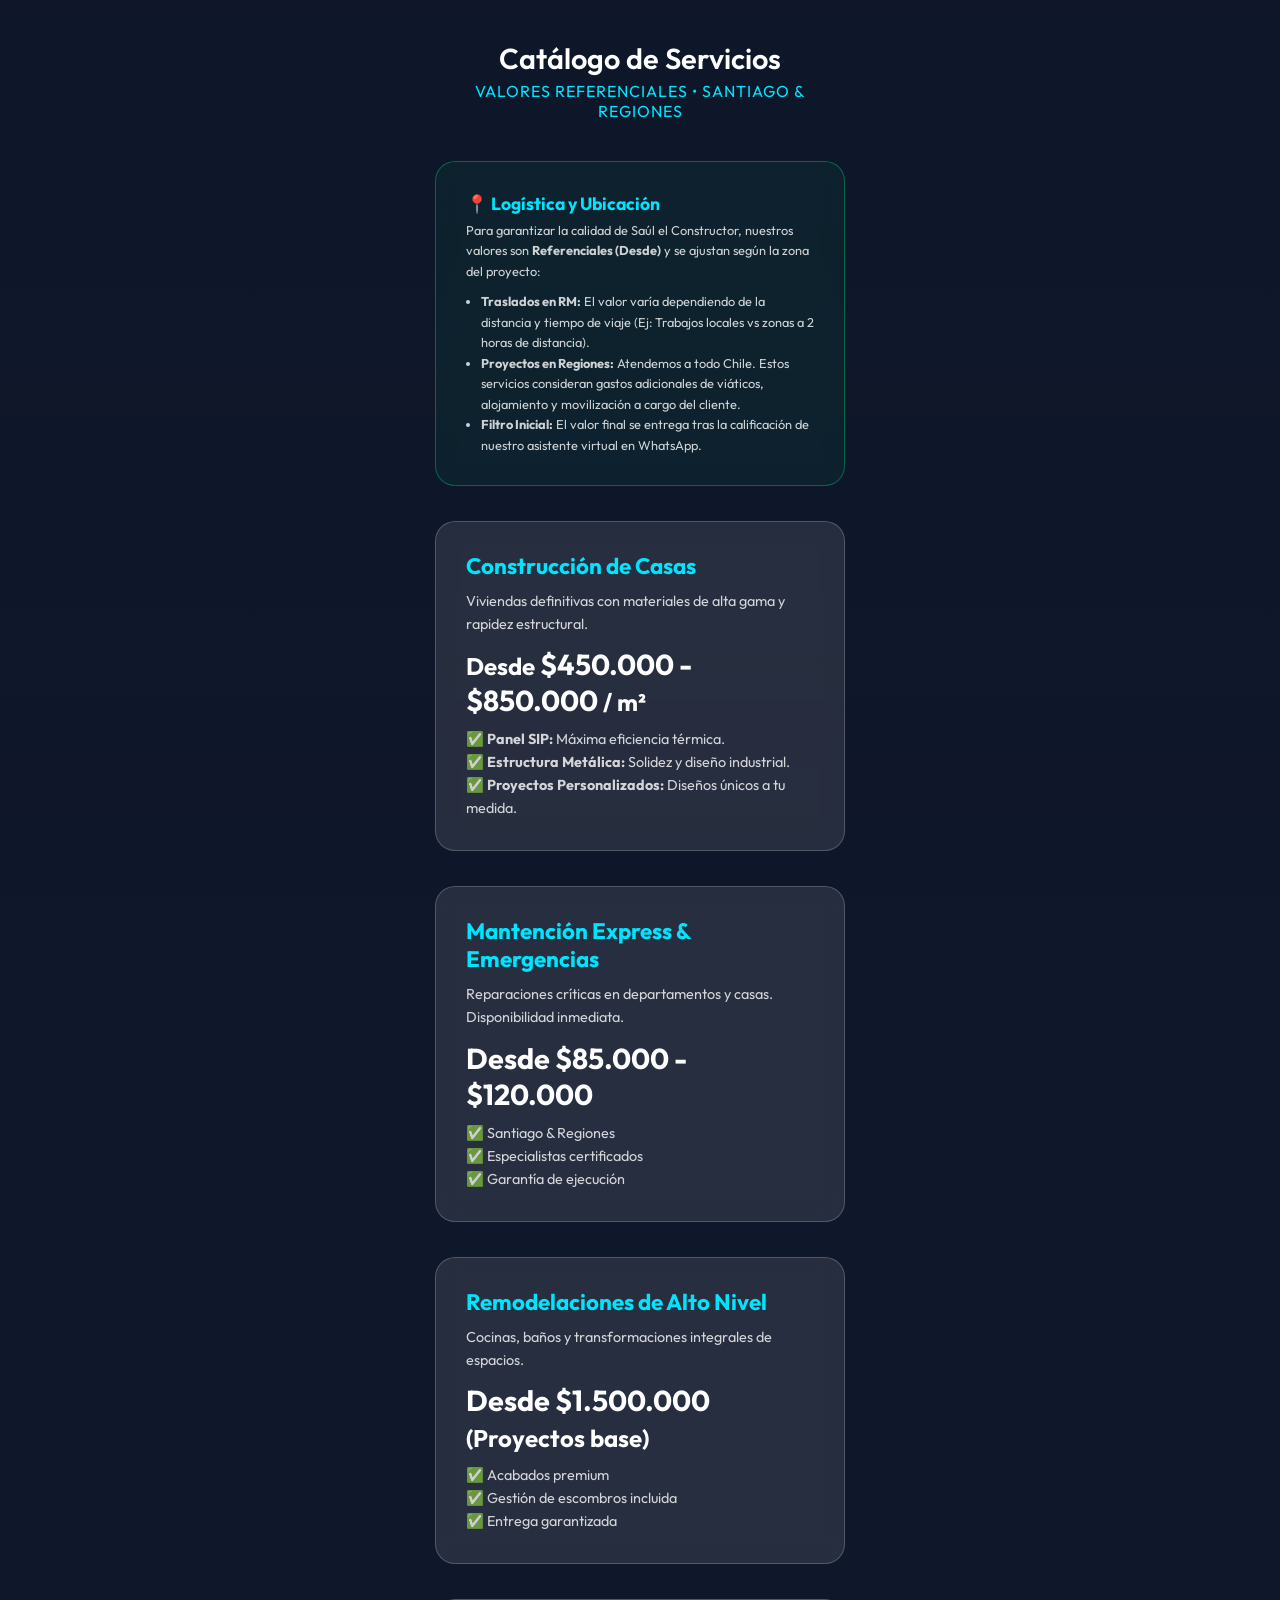
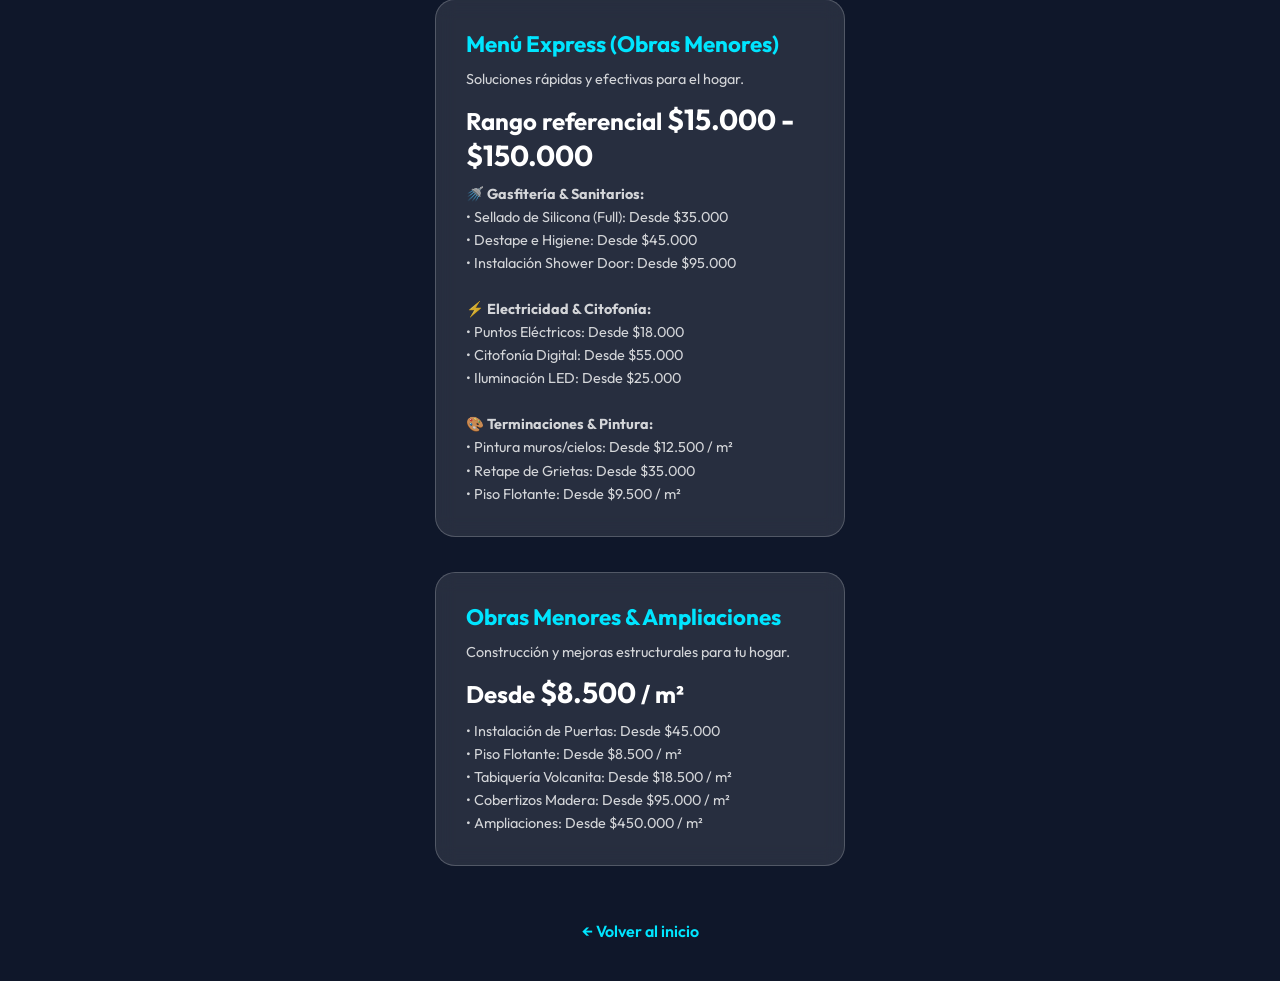
<file: catalog.html>
<!DOCTYPE html>
<html lang="es">
<head>
    <meta charset="UTF-8">
    <meta name="viewport" content="width=device-width, initial-scale=1.0">
    <title>Catálogo de Servicios | Saúl el Constructor</title>
    <link rel="stylesheet" href="style.css">
    <link href="https://fonts.googleapis.com/css2?family=Outfit:wght@300;400;600&display=swap" rel="stylesheet">
    <style>
        .catalog-card {
            background: var(--glass-bg);
            border: 1px solid var(--glass-border);
            border-radius: 20px;
            padding: 30px;
            margin-bottom: 20px;
            text-align: left;
            backdrop-filter: blur(10px);
        }
        .catalog-card h2 { color: var(--primary-color); margin-bottom: 10px; font-size: 1.4rem; }
        .price-tag { font-size: 1.8rem; font-weight: 700; color: #fff; margin: 10px 0; }
        .details { font-size: 0.9rem; opacity: 0.8; line-height: 1.6; }
        .back-btn { display: inline-block; margin-top: 20px; color: var(--primary-color); text-decoration: none; font-weight: 600; }
    </style>
</head>
<body>
    <div class="background-overlay"></div>
    <div class="container">
        <header>
            <h1>Catálogo de Servicios</h1>
            <p class="tagline">Valores Referenciales • Santiago & Regiones</p>
        </header>

        <main>
            <!-- Nota Logística -->
            <div class="catalog-card" style="border: 1px solid rgba(0, 255, 136, 0.3); background: rgba(0, 255, 136, 0.05);">
                <h2 style="font-size: 1.1rem; margin-bottom: 5px;">📍 Logística y Ubicación</h2>
                <p class="details" style="font-size: 0.8rem; margin-bottom: 10px;">
                    Para garantizar la calidad de Saúl el Constructor, nuestros valores son <strong>Referenciales (Desde)</strong> y se ajustan según la zona del proyecto:
                </p>
                <ul class="details" style="font-size: 0.8rem; padding-left: 15px;">
                    <li><strong>Traslados en RM:</strong> El valor varía dependiendo de la distancia y tiempo de viaje (Ej: Trabajos locales vs zonas a 2 horas de distancia).</li>
                    <li><strong>Proyectos en Regiones:</strong> Atendemos a todo Chile. Estos servicios consideran gastos adicionales de viáticos, alojamiento y movilización a cargo del cliente.</li>
                    <li><strong>Filtro Inicial:</strong> El valor final se entrega tras la calificación de nuestro asistente virtual en WhatsApp.</li>
                </ul>
            </div>

            <div class="catalog-card">
                <h2>Construcción de Casas</h2>
                <p class="details">Viviendas definitivas con materiales de alta gama y rapidez estructural.</p>
                <div class="price-tag"><small>Desde</small> $450.000 - $850.000 <small>/ m²</small></div>
                <p class="details">
                    ✅ <strong>Panel SIP:</strong> Máxima eficiencia térmica.<br>
                    ✅ <strong>Estructura Metálica:</strong> Solidez y diseño industrial.<br>
                    ✅ <strong>Proyectos Personalizados:</strong> Diseños únicos a tu medida.
                </p>
            </div>

            <div class="catalog-card">
                <h2>Mantención Express & Emergencias</h2>
                <p class="details">Reparaciones críticas en departamentos y casas. Disponibilidad inmediata.</p>
                <div class="price-tag">Desde $85.000 - $120.000</div>
                <p class="details">✅ Santiago & Regiones<br>✅ Especialistas certificados<br>✅ Garantía de ejecución</p>
            </div>

            <div class="catalog-card">
                <h2>Remodelaciones de Alto Nivel</h2>
                <p class="details">Cocinas, baños y transformaciones integrales de espacios.</p>
                <div class="price-tag">Desde $1.500.000 <small>(Proyectos base)</small></div>
                <p class="details">✅ Acabados premium<br>✅ Gestión de escombros incluida<br>✅ Entrega garantizada</p>
            </div>

            <div class="catalog-card">
                <h2>Menú Express (Obras Menores)</h2>
                <p class="details">Soluciones rápidas y efectivas para el hogar.</p>
                <div class="price-tag"><small>Rango referencial</small> $15.000 - $150.000</div>
                <p class="details">
                    <strong>🚿 Gasfitería & Sanitarios:</strong><br>
                    • Sellado de Silicona (Full): Desde $35.000<br>
                    • Destape e Higiene: Desde $45.000<br>
                    • Instalación Shower Door: Desde $95.000<br><br>
                    <strong>⚡ Electricidad & Citofonía:</strong><br>
                    • Puntos Eléctricos: Desde $18.000<br>
                    • Citofonía Digital: Desde $55.000<br>
                    • Iluminación LED: Desde $25.000<br><br>
                    <strong>🎨 Terminaciones & Pintura:</strong><br>
                    • Pintura muros/cielos: Desde $12.500 / m²<br>
                    • Retape de Grietas: Desde $35.000<br>
                    • Piso Flotante: Desde $9.500 / m²
                </p>
            </div>

            <div class="catalog-card">
                <h2>Obras Menores & Ampliaciones</h2>
                <p class="details">Construcción y mejoras estructurales para tu hogar.</p>
                <div class="price-tag"><small>Desde</small> $8.500 <small>/ m²</small></div>
                <p class="details">
                    • Instalación de Puertas: Desde $45.000<br>
                    • Piso Flotante: Desde $8.500 / m²<br>
                    • Tabiquería Volcanita: Desde $18.500 / m²<br>
                    • Cobertizos Madera: Desde $95.000 / m²<br>
                    • Ampliaciones: Desde $450.000 / m²
                </p>
            </div>

            <a href="index.html" class="back-btn">← Volver al inicio</a>
        </main>
    </div>
</body>
</html>
</file>
<file: style.css>
:root {
    --primary-color: #00e5ff;
    --bg-dark: #0f172a;
    --text-white: #ffffff;
    --glass-bg: rgba(255, 255, 255, 0.1);
    --glass-border: rgba(255, 255, 255, 0.2);
}

* {
    margin: 0;
    padding: 0;
    box-sizing: border-box;
}

body {
    font-family: 'Outfit', sans-serif;
    background-color: var(--bg-dark);
    color: var(--text-white);
    min-height: 100vh;
    display: flex;
    justify-content: center;
    align-items: center;
    overflow-x: hidden;
    background-image: url('https://images.unsplash.com/photo-1600585154340-be6161a56a0c?q=80&w=1000&auto=format&fit=crop');
    background-size: cover;
    background-position: center;
    background-attachment: fixed;
}

.background-overlay {
    position: fixed;
    top: 0;
    left: 0;
    width: 100%;
    height: 100%;
    background: linear-gradient(180deg, rgba(15, 23, 42, 0.8) 0%, rgba(15, 23, 42, 0.95) 100%);
    z-index: 0;
}

.container {
    position: relative;
    z-index: 1;
    width: 100%;
    max-width: 450px;
    padding: 40px 20px;
    text-align: center;
}

header {
    margin-bottom: 40px;
}

.logo {
    font-size: 3rem;
    font-weight: 800;
    letter-spacing: -2px;
    margin-bottom: 15px;
    display: inline-block;
}

.logo .c { color: var(--text-white); }
.logo .s { color: var(--primary-color); }

h1 {
    font-size: 1.8rem;
    font-weight: 600;
    margin-bottom: 5px;
}

.tagline {
    font-size: 1rem;
    color: var(--primary-color);
    letter-spacing: 1px;
    text-transform: uppercase;
    font-weight: 400;
}

.trust-row {
    display: flex;
    flex-wrap: wrap;
    gap: 6px;
    justify-content: center;
    margin-top: 14px;
}

.trust-chip {
    display: inline-flex;
    align-items: center;
    gap: 4px;
    padding: 5px 10px;
    border-radius: 999px;
    background: rgba(255, 255, 255, 0.08);
    border: 1px solid rgba(255, 255, 255, 0.12);
    color: #fff;
    font-size: 0.7rem;
    font-weight: 600;
    letter-spacing: 0.3px;
}

.trust-chip.meta-chip {
    background: rgba(0, 255, 136, 0.15);
    border-color: rgba(0, 255, 136, 0.4);
    color: #00ff88;
}

main {
    display: flex;
    flex-direction: column;
    gap: 15px;
}

.btn {
    text-decoration: none;
    color: var(--text-white);
    padding: 18px 25px;
    border-radius: 16px;
    display: flex;
    align-items: center;
    gap: 20px;
    transition: all 0.3s cubic-bezier(0.4, 0, 0.2, 1);
    backdrop-filter: blur(10px);
    -webkit-backdrop-filter: blur(10px);
}

.btn-primary {
    background: var(--primary-color);
    color: var(--bg-dark);
    box-shadow: 0 10px 20px rgba(0, 229, 255, 0.3);
}

.btn-primary .text span {
    color: rgba(15, 23, 42, 0.7);
}

.btn-glass {
    background: var(--glass-bg);
    border: 1px solid var(--glass-border);
}

.btn:hover {
    transform: translateY(-3px);
    box-shadow: 0 15px 30px rgba(0, 0, 0, 0.3);
    border-color: var(--primary-color);
}

.icon {
    font-size: 1.5rem;
}

.text {
    text-align: left;
}

.text strong {
    display: block;
    font-size: 1.1rem;
    line-height: 1.2;
}

.text span {
    font-size: 0.85rem;
    opacity: 0.8;
}

footer {
    margin-top: 50px;
    font-size: 0.8rem;
    opacity: 0.5;
}

@keyframes pop {
    0% { transform: scale(1); }
    50% { transform: scale(1.05); }
    100% { transform: scale(1); }
}

.animate-pop {
    animation: pop 2s infinite ease-in-out;
}
</file>
